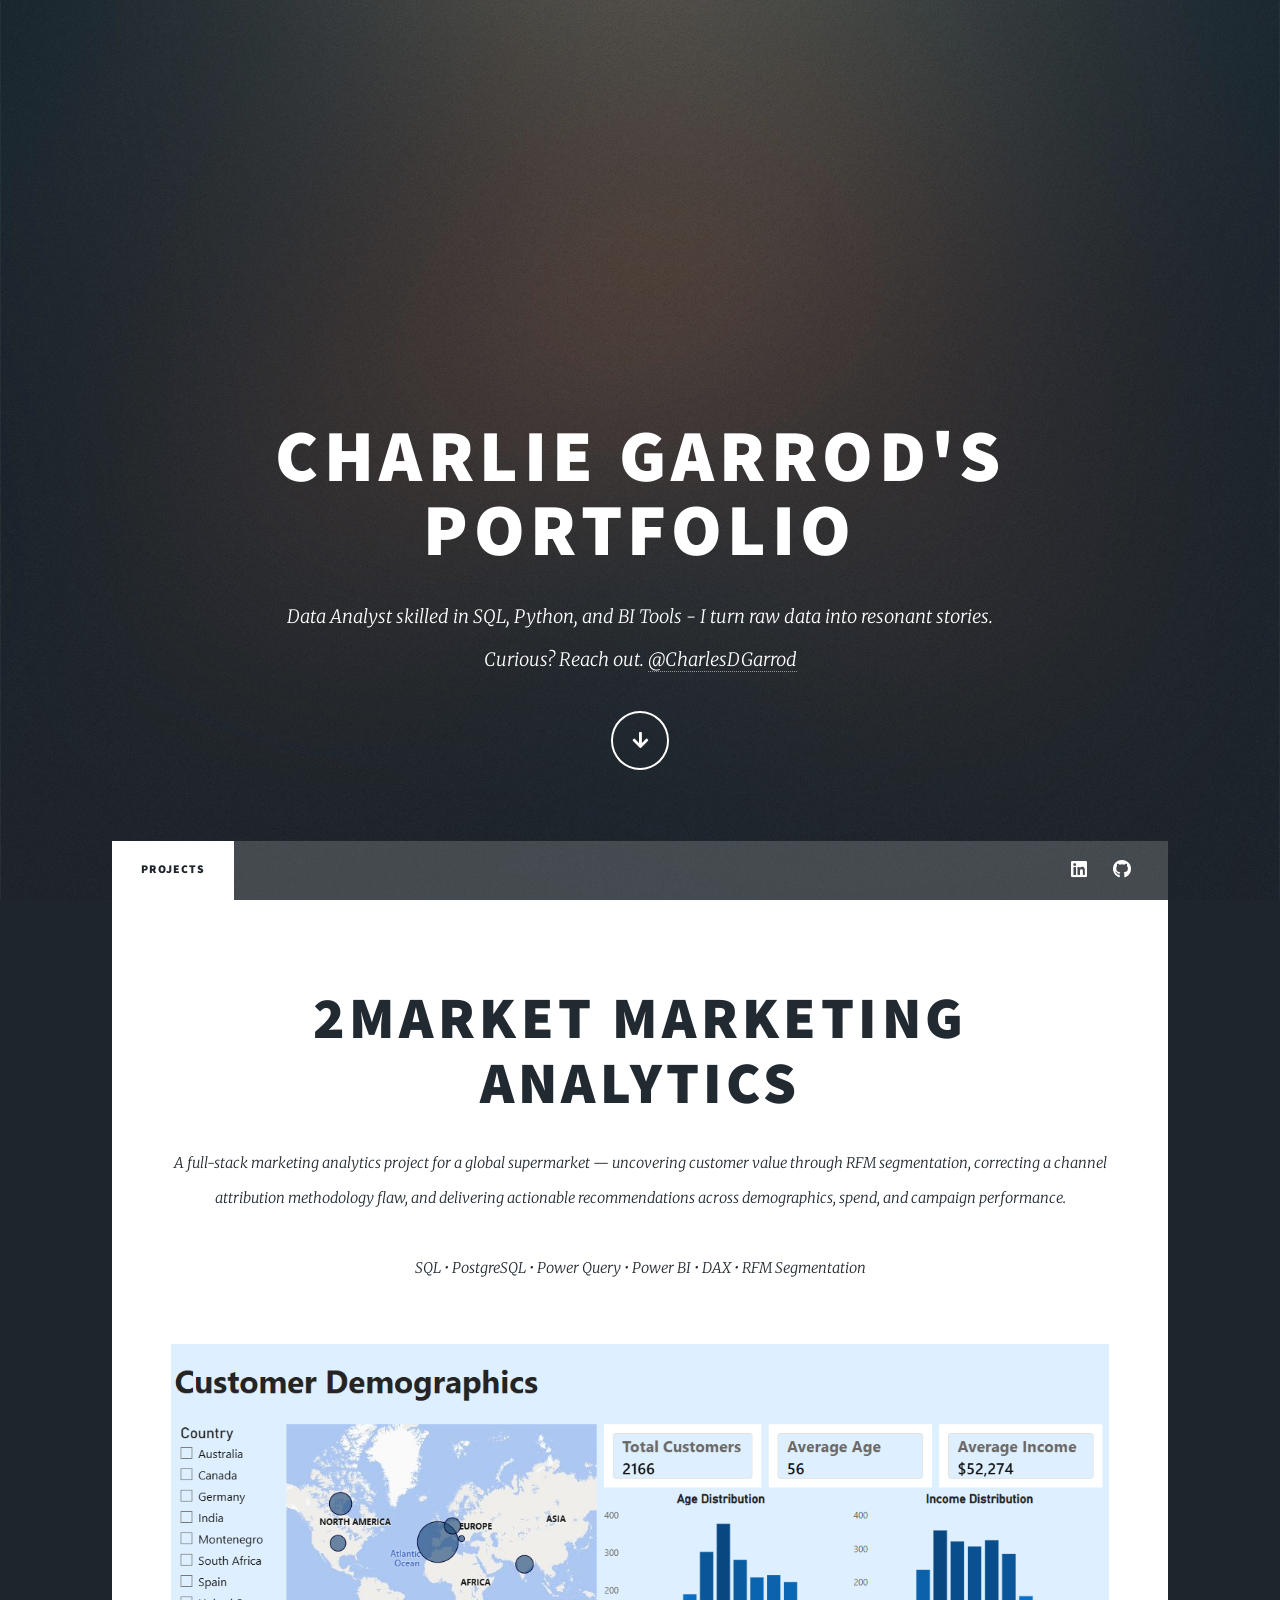
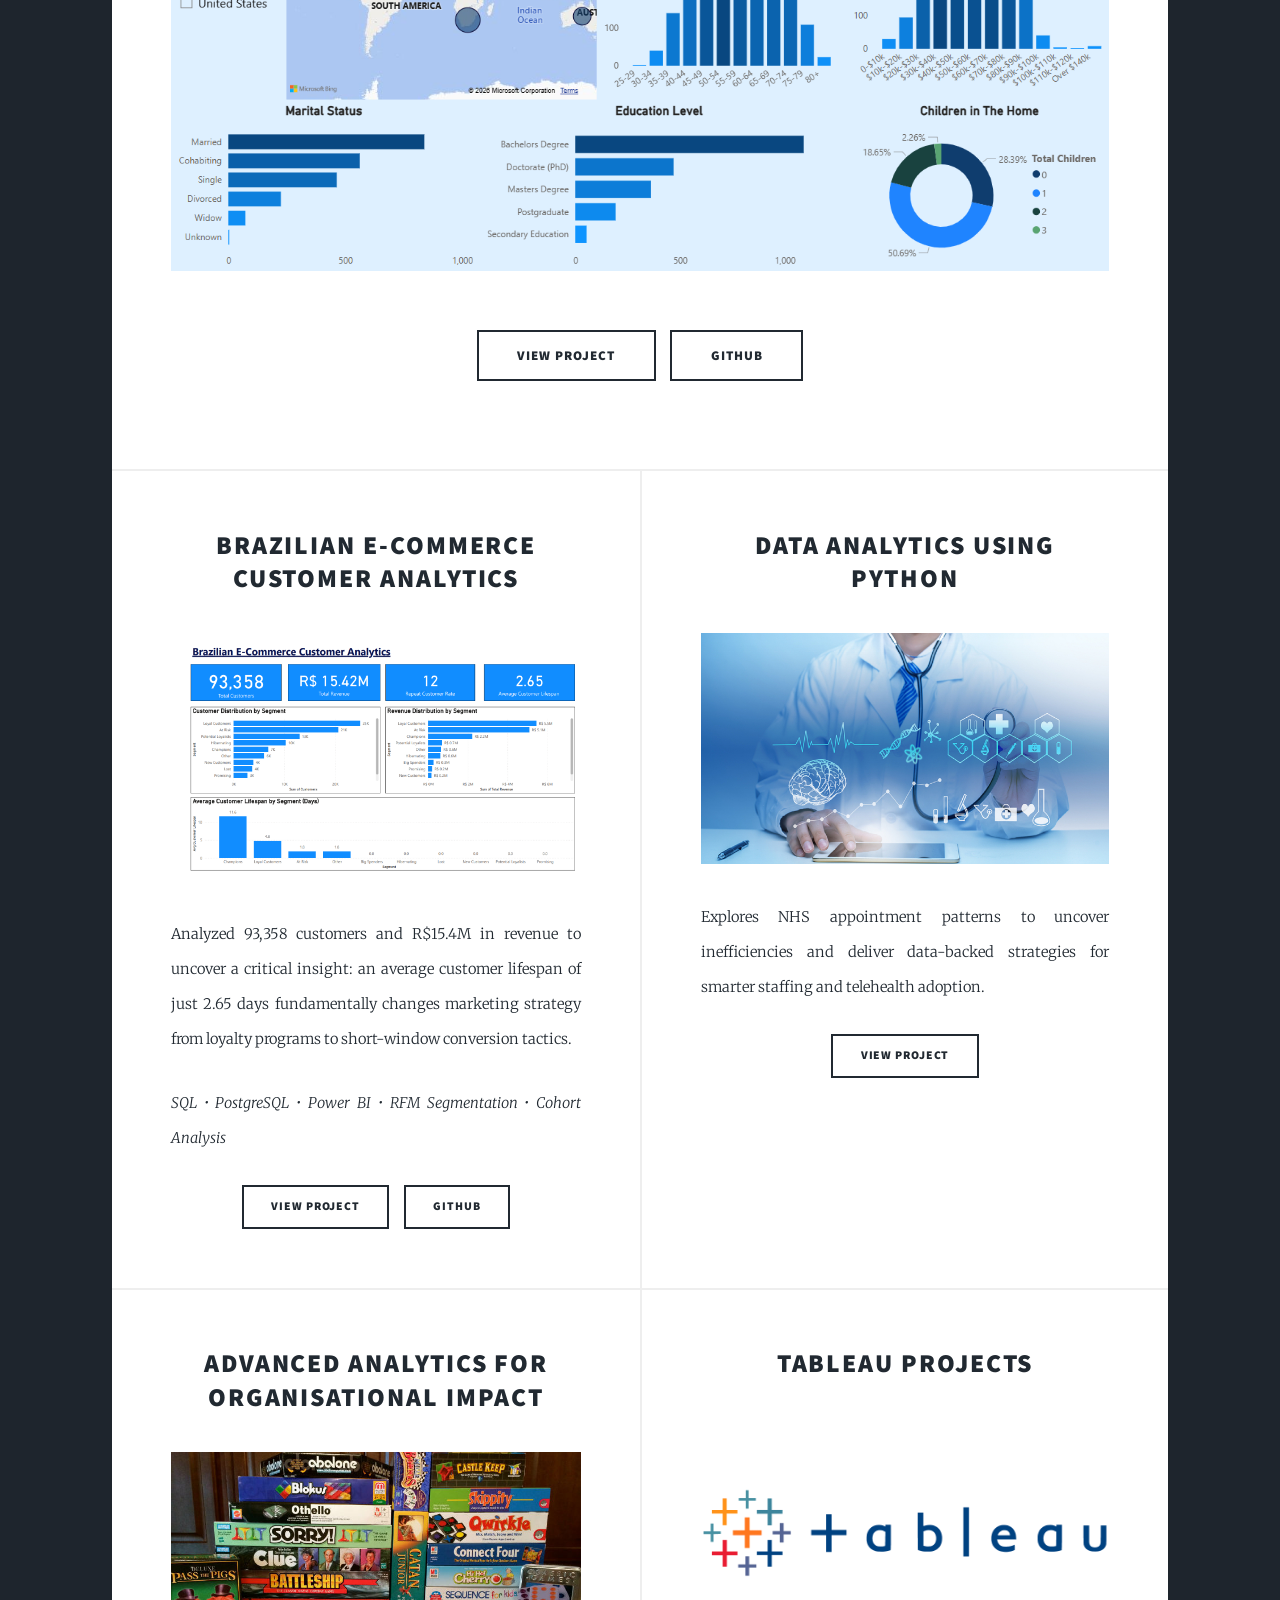
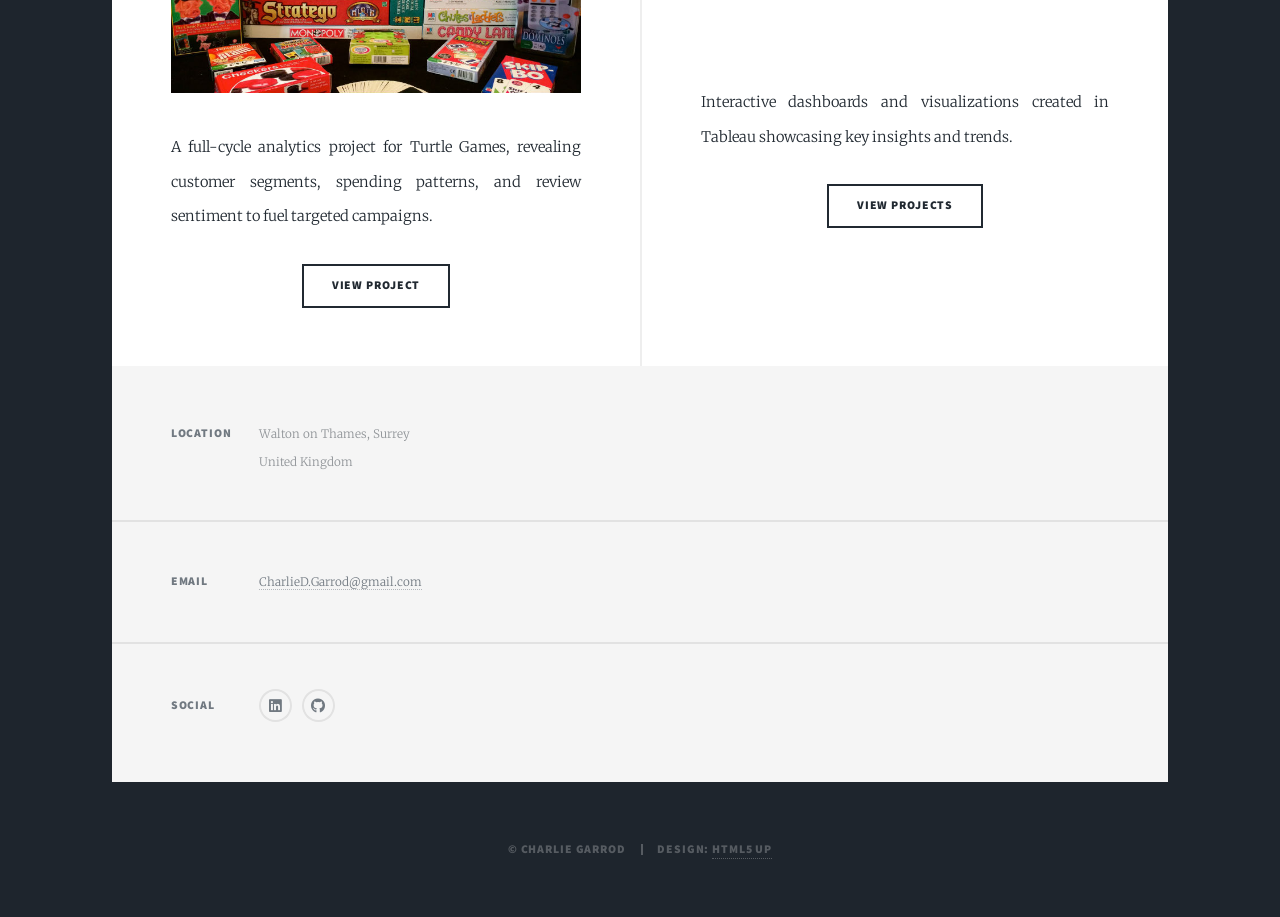
<file: index.html>
<!DOCTYPE HTML>
<html>
	<head>
		<title>Charlie Garrod - Projects</title>
		<meta charset="utf-8" />
		<meta name="viewport" content="width=device-width, initial-scale=1, user-scalable=no" />
		<link rel="stylesheet" href="assets/css/main.css" />
		<noscript><link rel="stylesheet" href="assets/css/noscript.css" /></noscript>
	</head>
	<body class="is-preload">

		<!-- Wrapper -->
		<div id="wrapper" class="fade-in">

			<!-- Intro -->
			<div id="intro">
				<h1>Charlie Garrod's Portfolio</h1>
				<p>Data Analyst skilled in SQL, Python, and BI Tools - I turn raw data into resonant stories.<br />
				Curious? Reach out. <a href="https://www.linkedin.com/in/Charlesdgarrod">@CharlesDGarrod</a></p>
				<ul class="actions">
					<li><a href="#header" class="button icon solid solo fa-arrow-down scrolly">Continue</a></li>
				</ul>
			</div>

			<!-- Header -->
			<header id="header">
				<a href="index.html" class="logo">Charlie Garrod</a>
			</header>

			<!-- Nav -->
			<nav id="nav">
				<ul class="links">
					<li class="active"><a href="index.html">Projects</a></li>
				</ul>
				<ul class="icons">
					<li><a href="https://www.linkedin.com/in/Charlesdgarrod" target="_blank" rel="noopener" class="icon brands fa-linkedin"><span class="label">LinkedIn</span></a></li>
					<li><a href="https://github.com/charliedgarrod" target="_blank" rel="noopener" class="icon brands fa-github"><span class="label">GitHub</span></a></li>
				</ul>
			</nav>

			<!-- Main -->
			<div id="main">

				<!-- Featured Post -->
				<article class="post featured">
					<header class="major">
						<h2><a href="project-2market.html">2Market Marketing Analytics</a></h2>
						<p>A full-stack marketing analytics project for a global supermarket — uncovering customer value through RFM segmentation, correcting a channel attribution methodology flaw, and delivering actionable recommendations across demographics, spend, and campaign performance.<br /><br />
						<em>SQL • PostgreSQL • Power Query • Power BI • DAX • RFM Segmentation</em></p>
					</header>
					<a href="project-2market.html" class="image main"><img src="images/2market_demographics.png" alt="2Market Dashboard" /></a>
					<ul class="actions special">
						<li><a href="project-2market.html" class="button large">View Project</a></li>
						<li><a href="https://github.com/charliedgarrod/2market-marketing-analytics" target="_blank" rel="noopener" class="button large">GitHub</a></li>
					</ul>
				</article>

				<!-- Posts -->
				<section class="posts">

					<!-- Brazilian E-Commerce -->
					<article>
						<header>
							<h2><a href="project-ecommerce.html">Brazilian E-Commerce Customer Analytics</a></h2>
						</header>
						<a href="project-ecommerce.html" class="image fit"><img src="images/page1_overview.png" alt="E-Commerce Dashboard" /></a>
						<p>Analyzed 93,358 customers and R$15.4M in revenue to uncover a critical insight: an average customer lifespan of just 2.65 days fundamentally changes marketing strategy from loyalty programs to short-window conversion tactics.</p>
						<p><em>SQL • PostgreSQL • Power BI • RFM Segmentation • Cohort Analysis</em></p>
						<ul class="actions special">
							<li><a href="project-ecommerce.html" class="button">View Project</a></li>
							<li><a href="https://github.com/charliedgarrod/ecommerce-customer-analytics" target="_blank" rel="noopener" class="button">GitHub</a></li>
						</ul>
					</article>

					<!-- Python -->
					<article>
						<header>
							<h2><a href="https://github.com/charliedgarrod/LSE-Career-Accelerator/tree/main/Course%202%3A%20Data%20Analytics%20Using%20Python" target="_blank" rel="noopener">Data Analytics Using Python</a></h2>
						</header>
						<a href="https://github.com/charliedgarrod/LSE-Career-Accelerator/tree/main/Course%202%3A%20Data%20Analytics%20Using%20Python" target="_blank" rel="noopener" class="image fit"><img src="images/healthcare.jpg" alt="" /></a>
						<p>Explores NHS appointment patterns to uncover inefficiencies and deliver data-backed strategies for smarter staffing and telehealth adoption.</p>
						<ul class="actions special">
							<li><a href="https://github.com/charliedgarrod/LSE-Career-Accelerator/tree/main/Course%202%3A%20Data%20Analytics%20Using%20Python" target="_blank" rel="noopener" class="button">View Project</a></li>
						</ul>
					</article>

					<!-- Advanced Analytics -->
					<article>
						<header>
							<h2><a href="https://github.com/charliedgarrod/LSE-Career-Accelerator/tree/main/Course%203%3A%20Advanced%20Analytics%20for%20Organisational%20Impact" target="_blank" rel="noopener">Advanced Analytics for Organisational Impact</a></h2>
						</header>
						<a href="https://github.com/charliedgarrod/LSE-Career-Accelerator/tree/main/Course%203%3A%20Advanced%20Analytics%20for%20Organisational%20Impact" target="_blank" rel="noopener" class="image fit"><img src="images/games.jpg" alt="" /></a>
						<p>A full-cycle analytics project for Turtle Games, revealing customer segments, spending patterns, and review sentiment to fuel targeted campaigns.</p>
						<ul class="actions special">
							<li><a href="https://github.com/charliedgarrod/LSE-Career-Accelerator/tree/main/Course%203%3A%20Advanced%20Analytics%20for%20Organisational%20Impact" target="_blank" rel="noopener" class="button">View Project</a></li>
						</ul>
					</article>

					<!-- Tableau -->
					<article>
						<header>
							<h2><a href="https://public.tableau.com/app/profile/charles.garrod/vizzes" target="_blank" rel="noopener">Tableau Projects</a></h2>
						</header>
						<a href="https://public.tableau.com/app/profile/charles.garrod/vizzes" target="_blank" rel="noopener" class="image fit"><img src="images/Tableau-Logo.jpg" alt="" /></a>
						<p>Interactive dashboards and visualizations created in Tableau showcasing key insights and trends.</p>
						<ul class="actions special">
							<li><a href="https://public.tableau.com/app/profile/charles.garrod/vizzes" target="_blank" rel="noopener" class="button">View Projects</a></li>
						</ul>
					</article>

				</section>

			</div>

			<!-- Footer -->
			<footer id="footer">
				<section class="split contact">
					<section class="alt">
						<h3>Location</h3>
						<p>Walton on Thames, Surrey<br />
						United Kingdom</p>
					</section>
					<section>
						<h3>Email</h3>
						<p><a href="mailto:CharlieD.Garrod@gmail.com">CharlieD.Garrod@gmail.com</a></p>
					</section>
					<section>
						<h3>Social</h3>
						<ul class="icons alt">
							<li><a href="https://www.linkedin.com/in/Charlesdgarrod" target="_blank" rel="noopener" class="icon brands fa-linkedin"><span class="label">LinkedIn</span></a></li>
							<li><a href="https://github.com/charliedgarrod" target="_blank" rel="noopener" class="icon brands fa-github"><span class="label">GitHub</span></a></li>
						</ul>
					</section>
				</section>
			</footer>

			<!-- Copyright -->
			<div id="copyright">
				<ul><li>&copy; Charlie Garrod</li><li>Design: <a href="https://html5up.net">HTML5 UP</a></li></ul>
			</div>

		</div>

		<!-- Scripts -->
		<script src="assets/js/jquery.min.js"></script>
		<script src="assets/js/jquery.scrollex.min.js"></script>
		<script src="assets/js/jquery.scrolly.min.js"></script>
		<script src="assets/js/browser.min.js"></script>
		<script src="assets/js/breakpoints.min.js"></script>
		<script src="assets/js/util.js"></script>
		<script src="assets/js/main.js"></script>

	</body>
</html>
</file>
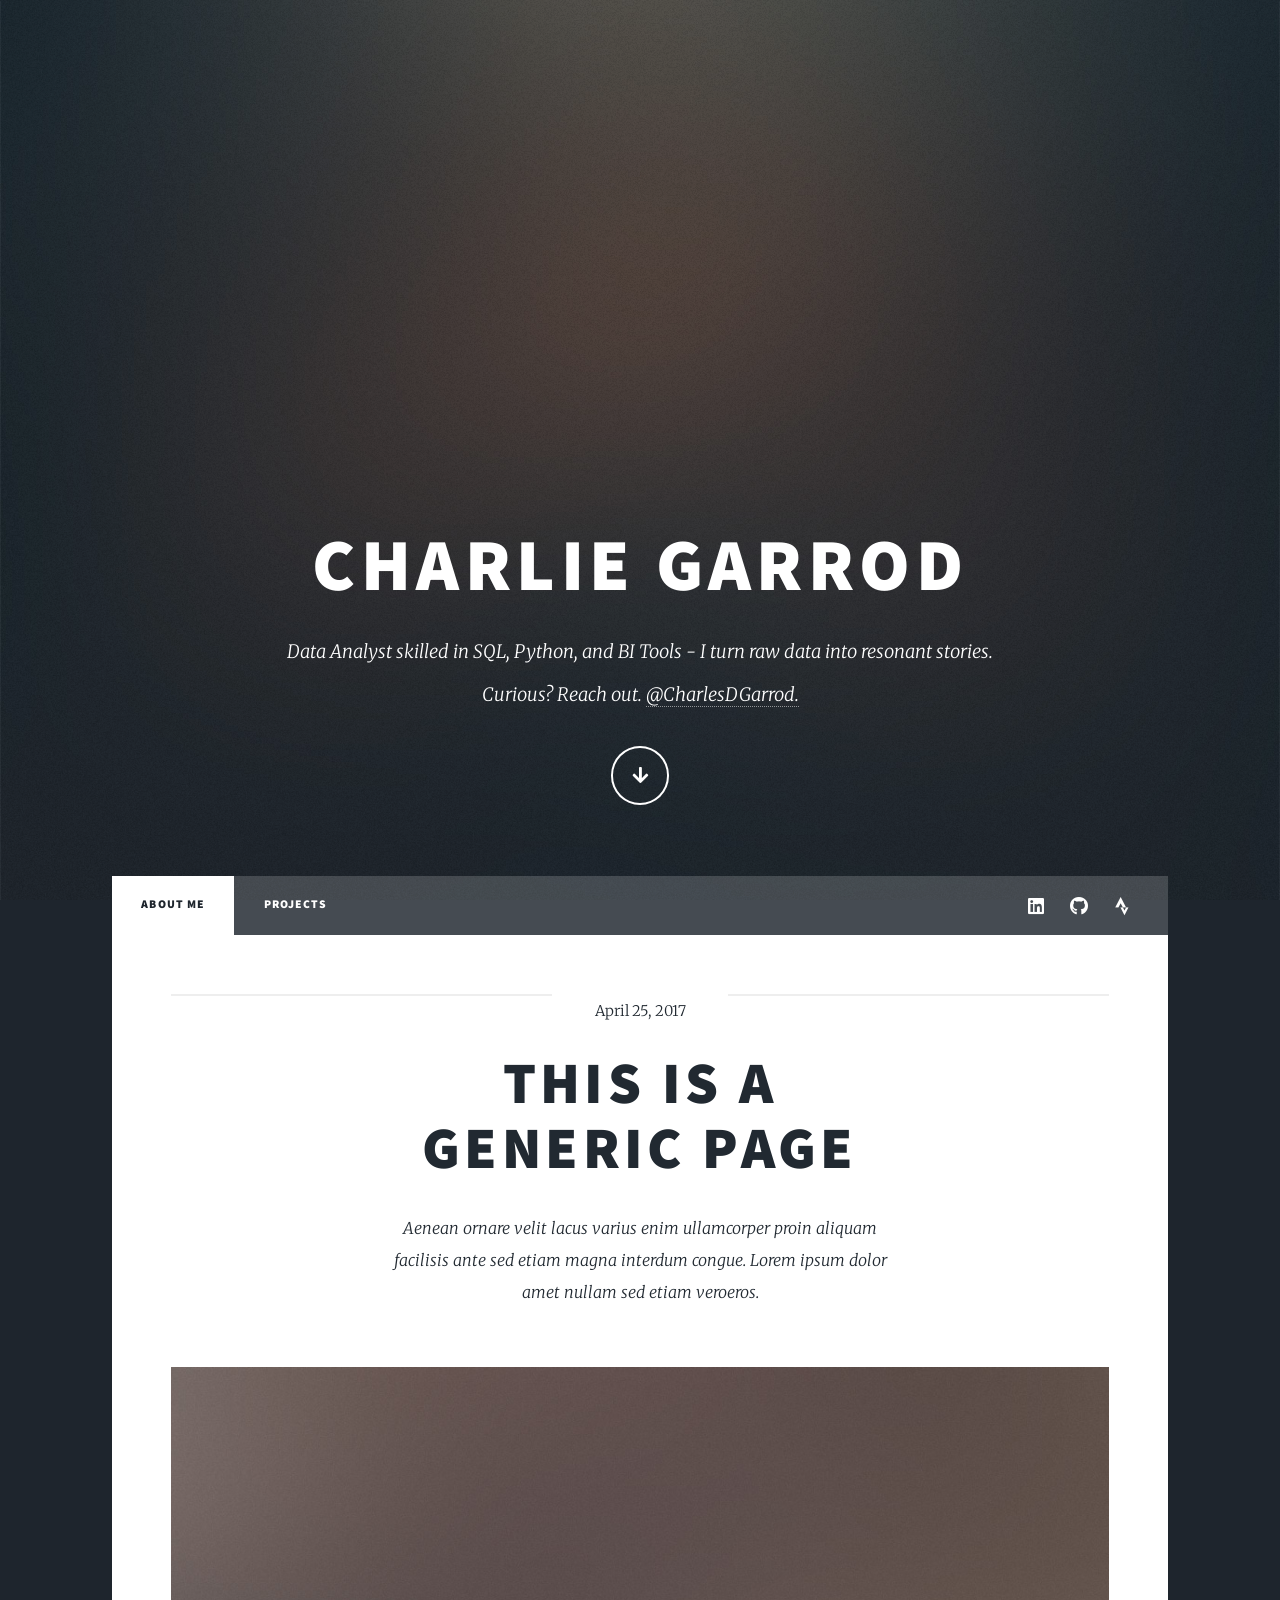
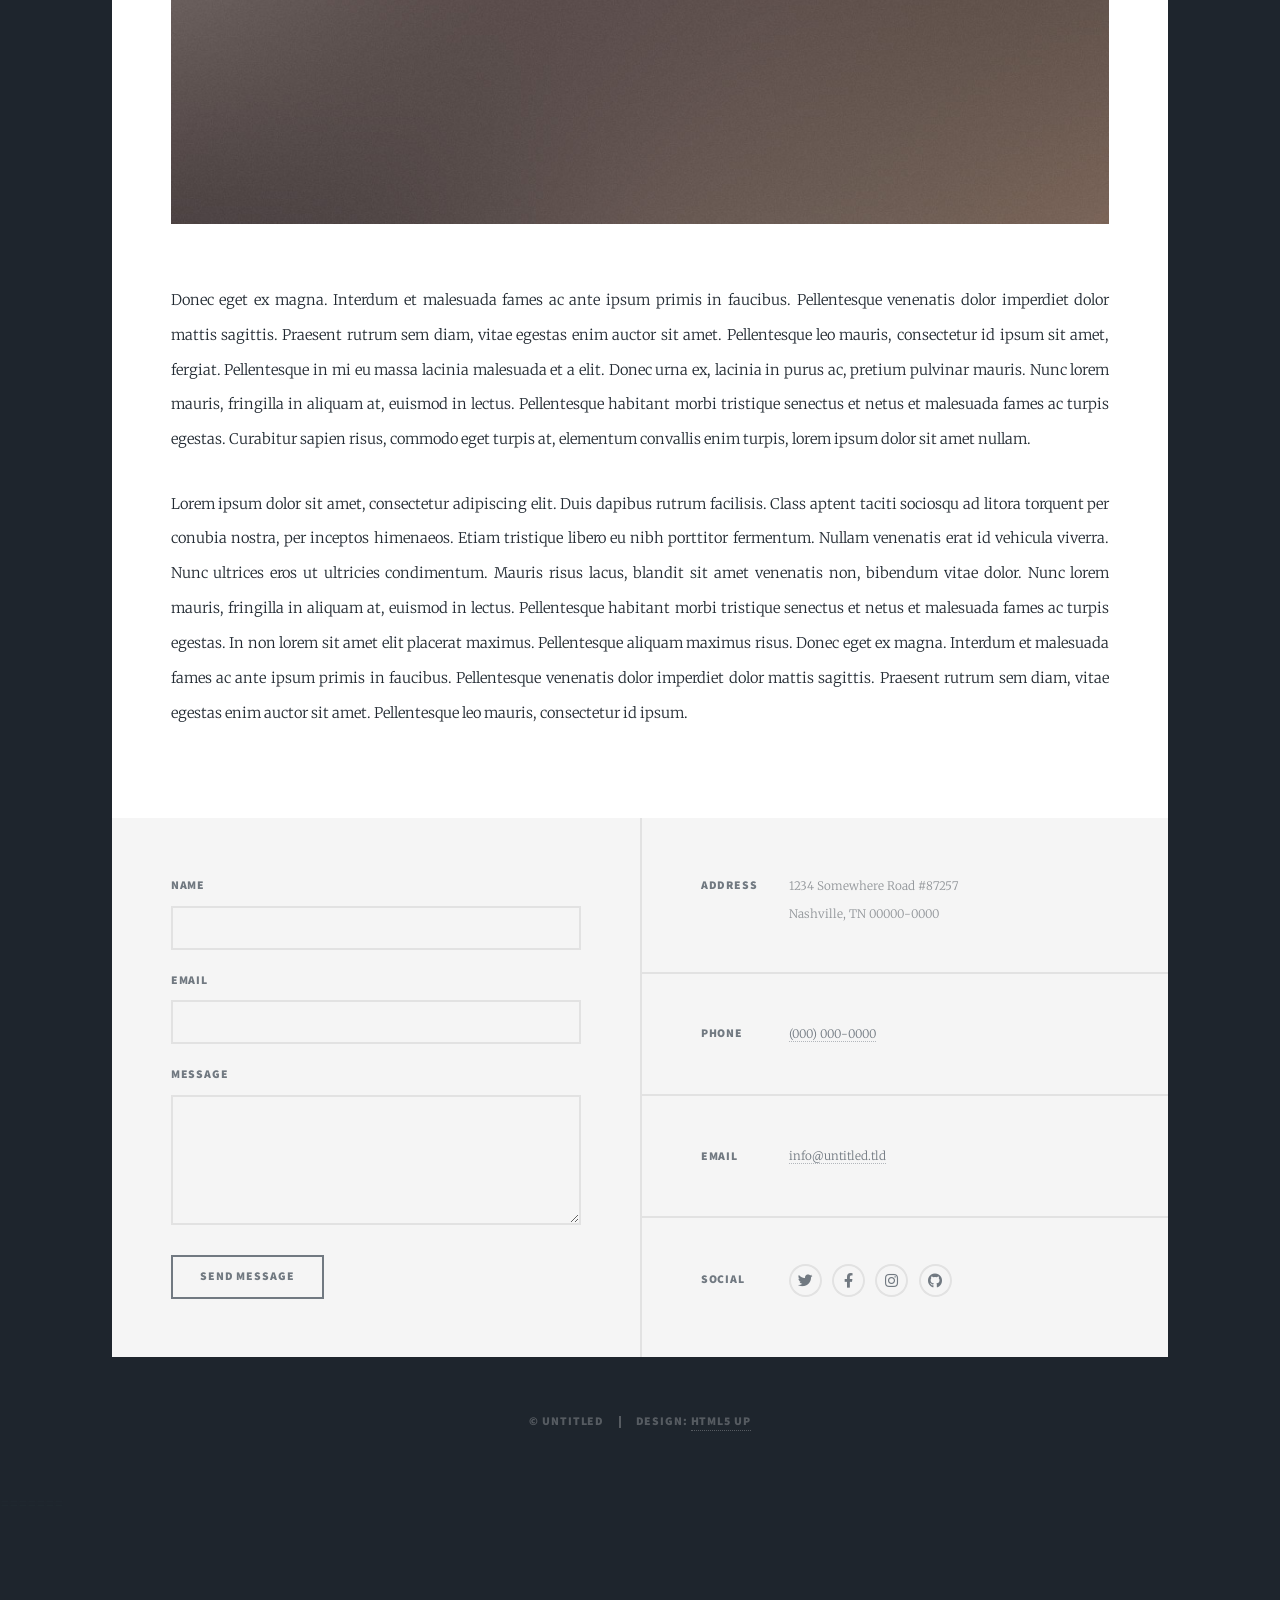
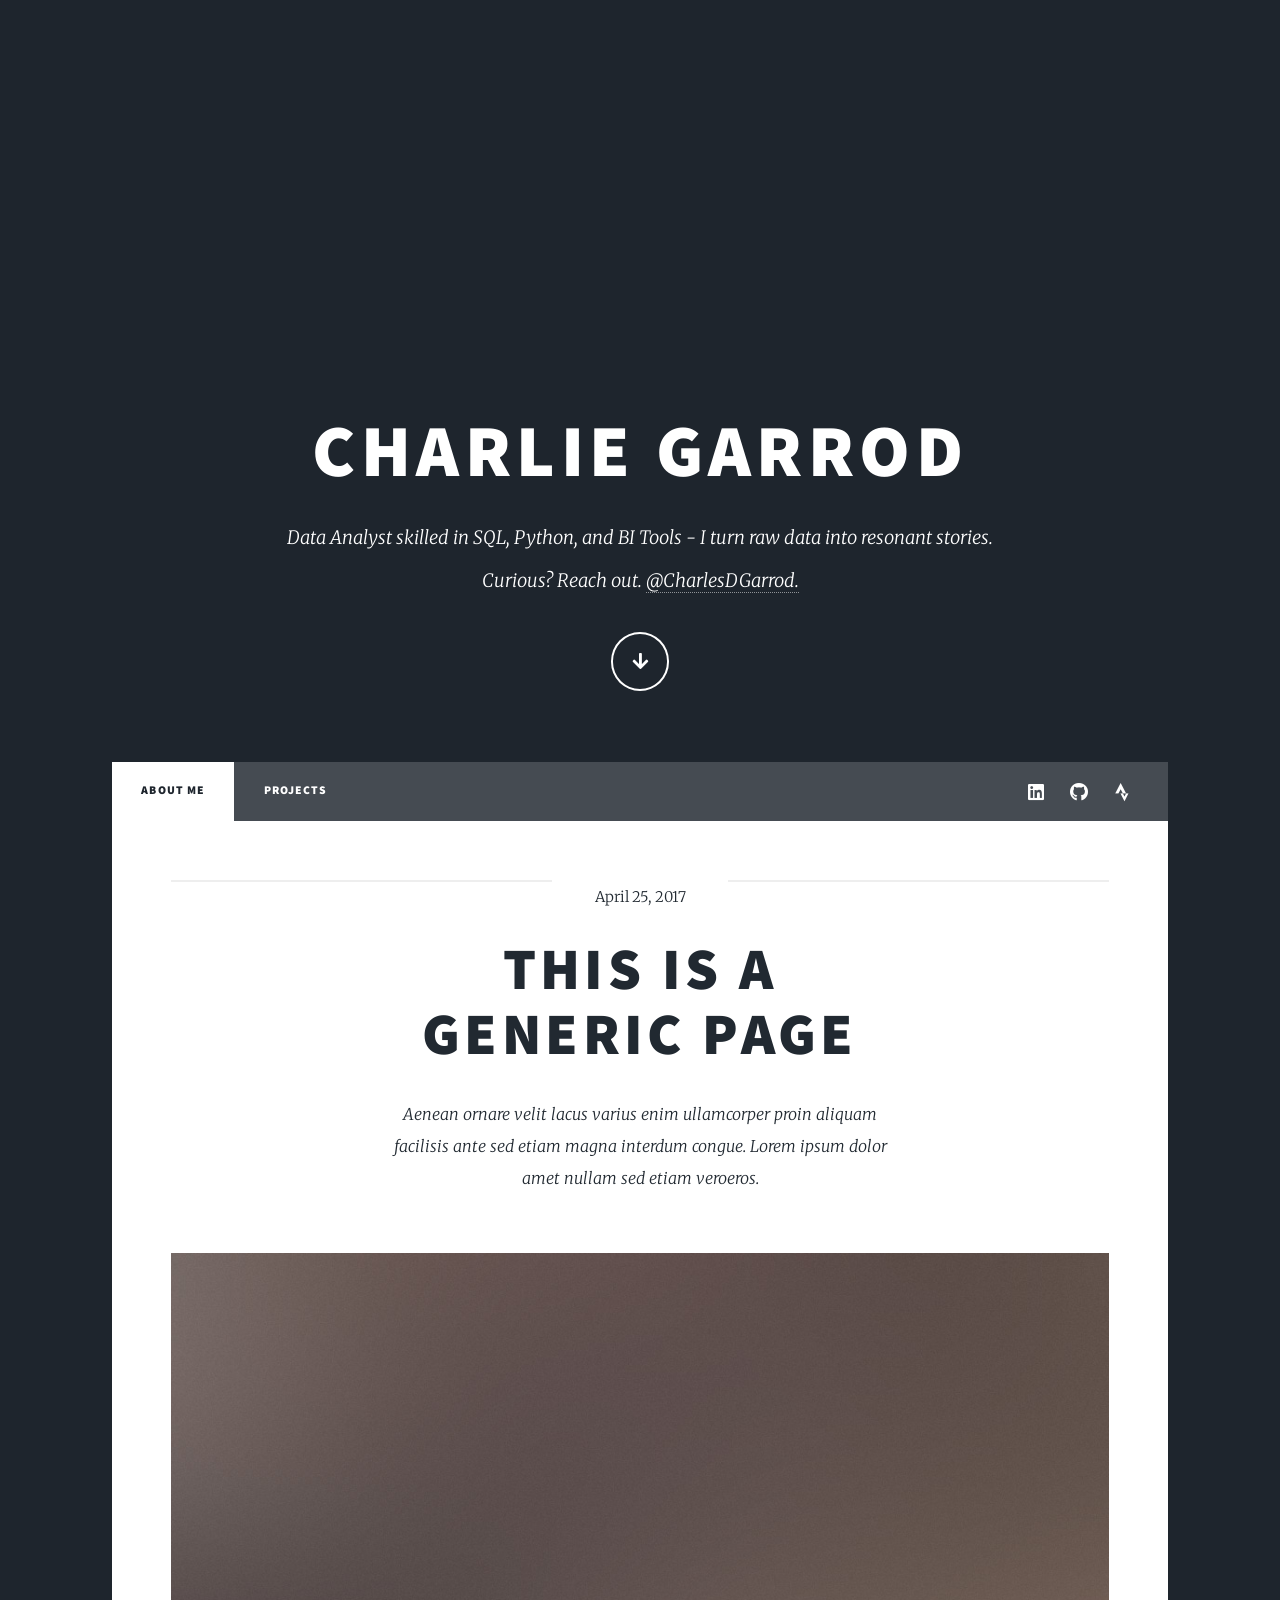
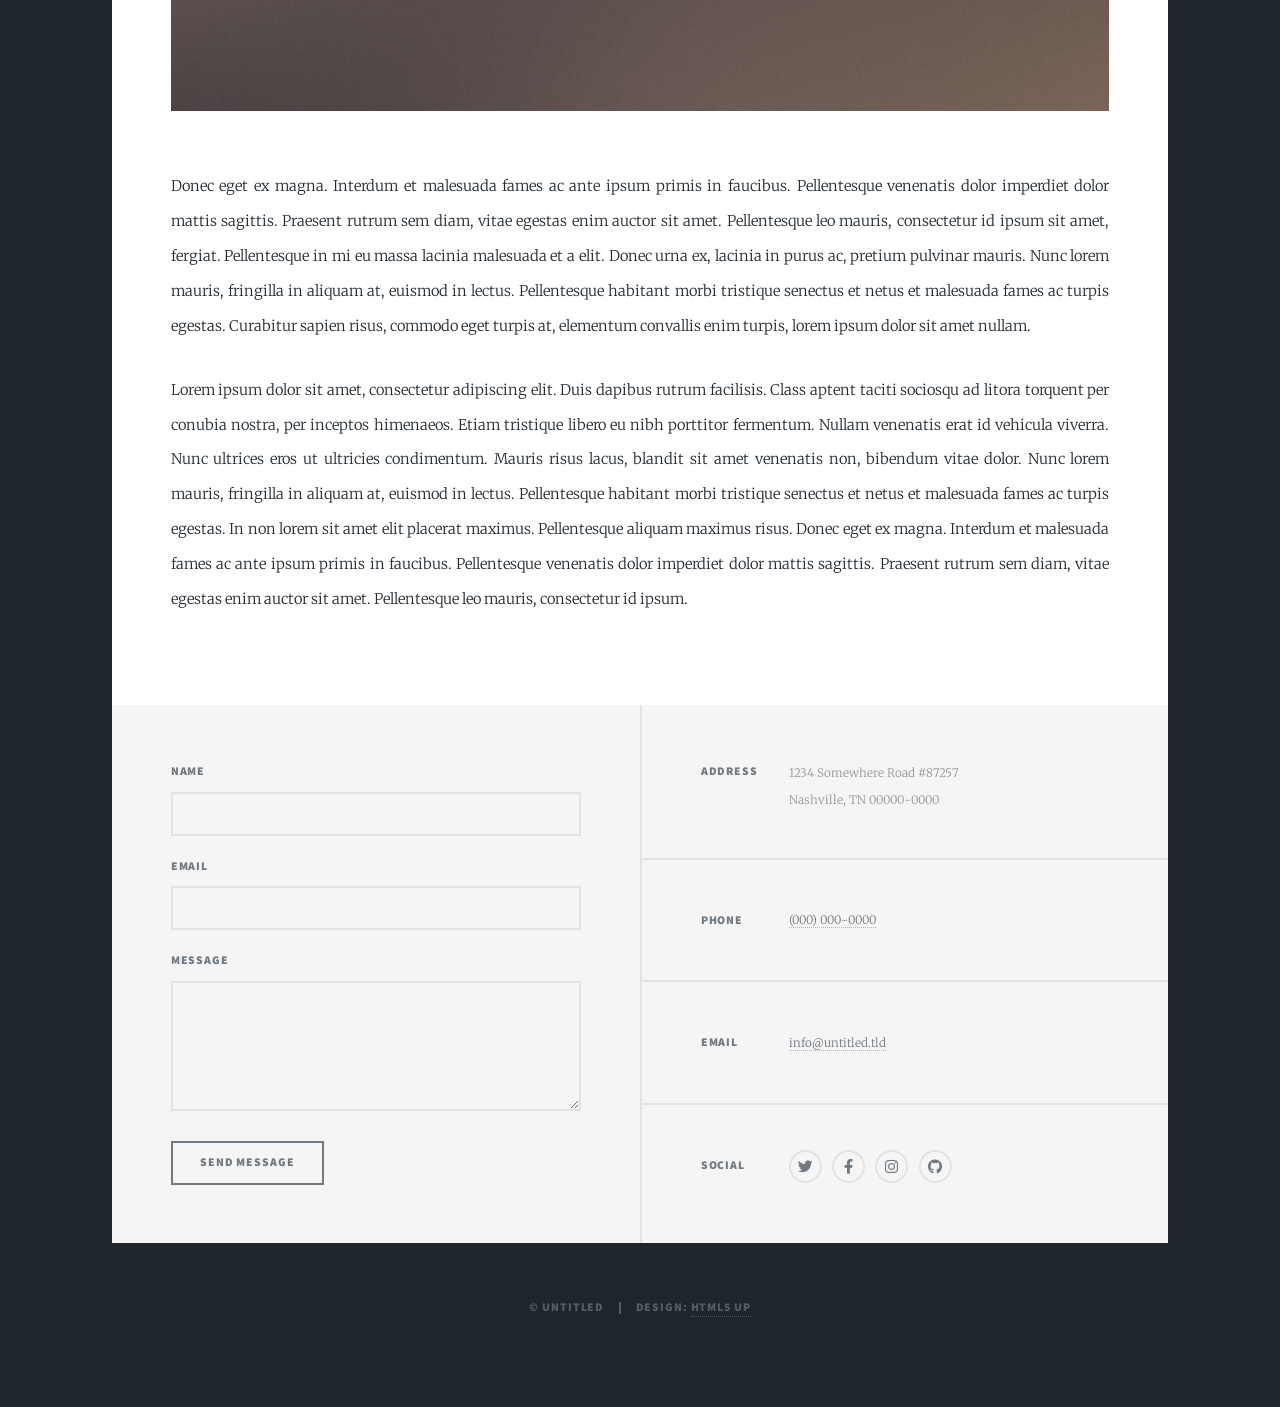
<file: aboutme.html>
<<<<<<< HEAD
<!DOCTYPE HTML>

<html>
	<head>
		<title>Charlie Garrod - About Me</title>
		<meta charset="utf-8" />
		<meta name="viewport" content="width=device-width, initial-scale=1, user-scalable=no" />
		<link rel="stylesheet" href="assets/css/main.css" />
		<noscript><link rel="stylesheet" href="assets/css/noscript.css" /></noscript>
	</head>
	<body class="is-preload">

		<!-- Wrapper -->
			<div id="wrapper" class="fade-in">

				<!-- Intro -->
					<div id="intro">
						<h1>Charlie Garrod<br />
						</h1>
						<p>Data Analyst skilled in SQL, Python, and BI Tools - I turn raw data into resonant stories.<br /> Curious? Reach out. <a href="https://www.linkedin.com/in/Charlesdgarrod">@CharlesDGarrod.</a> </p>
						<ul class="actions">
							<li><a href="#header" class="button icon solid solo fa-arrow-down scrolly">Continue</a></li>
						</ul>
					</div>

				<!-- Header -->
					<header id="header">
						<a href="aboutme.html" class="logo">Charlie Garrod</a>
					</header>

				<!-- Nav -->
					<nav id="nav">
						<ul class="links">
							<li class="active"><a href="aboutme.html">About Me</a></li>
							<li><a href="index.html">Projects</a></li>
							<!-- <li><a href="blogs.html">Blog</a></li> -->
						</ul>
						<ul class="icons">
							<li><a href="https://www.linkedin.com/in/Charlesdgarrod" class="icon brands fa-linkedin"><span class="label">LinkedIn</span></a></li>
							<li><a href="https://github.com/charliedgarrod" class="icon brands fa-github"><span class="label">GitHub</span></a></li>
							<li><a href="https://www.strava.com/athletes/59088966" class="icon brands fa-strava"><span class="label">Strava</span></a></li>
						</ul>
					</nav>

				<!-- Main -->
					<div id="main">

						<!-- Post -->
							<section class="post">
								<header class="major">
									<span class="date">April 25, 2017</span>
									<h1>This is a<br />
									Generic Page</h1>
									<p>Aenean ornare velit lacus varius enim ullamcorper proin aliquam<br />
									facilisis ante sed etiam magna interdum congue. Lorem ipsum dolor<br />
									amet nullam sed etiam veroeros.</p>
								</header>
								<div class="image main"><img src="images/pic01.jpg" alt="" /></div>
								<p>Donec eget ex magna. Interdum et malesuada fames ac ante ipsum primis in faucibus. Pellentesque venenatis dolor imperdiet dolor mattis sagittis. Praesent rutrum sem diam, vitae egestas enim auctor sit amet. Pellentesque leo mauris, consectetur id ipsum sit amet, fergiat. Pellentesque in mi eu massa lacinia malesuada et a elit. Donec urna ex, lacinia in purus ac, pretium pulvinar mauris. Nunc lorem mauris, fringilla in aliquam at, euismod in lectus. Pellentesque habitant morbi tristique senectus et netus et malesuada fames ac turpis egestas. Curabitur sapien risus, commodo eget turpis at, elementum convallis enim turpis, lorem ipsum dolor sit amet nullam.</p>
								<p>Lorem ipsum dolor sit amet, consectetur adipiscing elit. Duis dapibus rutrum facilisis. Class aptent taciti sociosqu ad litora torquent per conubia nostra, per inceptos himenaeos. Etiam tristique libero eu nibh porttitor fermentum. Nullam venenatis erat id vehicula viverra. Nunc ultrices eros ut ultricies condimentum. Mauris risus lacus, blandit sit amet venenatis non, bibendum vitae dolor. Nunc lorem mauris, fringilla in aliquam at, euismod in lectus. Pellentesque habitant morbi tristique senectus et netus et malesuada fames ac turpis egestas. In non lorem sit amet elit placerat maximus. Pellentesque aliquam maximus risus. Donec eget ex magna. Interdum et malesuada fames ac ante ipsum primis in faucibus. Pellentesque venenatis dolor imperdiet dolor mattis sagittis. Praesent rutrum sem diam, vitae egestas enim auctor sit amet. Pellentesque leo mauris, consectetur id ipsum.</p>
							</section>

					</div>

				<!-- Footer -->
					<footer id="footer">
						<section>
							<form method="post" action="#">
								<div class="fields">
									<div class="field">
										<label for="name">Name</label>
										<input type="text" name="name" id="name" />
									</div>
									<div class="field">
										<label for="email">Email</label>
										<input type="text" name="email" id="email" />
									</div>
									<div class="field">
										<label for="message">Message</label>
										<textarea name="message" id="message" rows="3"></textarea>
									</div>
								</div>
								<ul class="actions">
									<li><input type="submit" value="Send Message" /></li>
								</ul>
							</form>
						</section>
						<section class="split contact">
							<section class="alt">
								<h3>Address</h3>
								<p>1234 Somewhere Road #87257<br />
								Nashville, TN 00000-0000</p>
							</section>
							<section>
								<h3>Phone</h3>
								<p><a href="#">(000) 000-0000</a></p>
							</section>
							<section>
								<h3>Email</h3>
								<p><a href="#">info@untitled.tld</a></p>
							</section>
							<section>
								<h3>Social</h3>
								<ul class="icons alt">
									<li><a href="#" class="icon brands alt fa-twitter"><span class="label">Twitter</span></a></li>
									<li><a href="#" class="icon brands alt fa-facebook-f"><span class="label">Facebook</span></a></li>
									<li><a href="#" class="icon brands alt fa-instagram"><span class="label">Instagram</span></a></li>
									<li><a href="#" class="icon brands alt fa-github"><span class="label">GitHub</span></a></li>
								</ul>
							</section>
						</section>
					</footer>

				<!-- Copyright -->
					<div id="copyright">
						<ul><li>&copy; Untitled</li><li>Design: <a href="https://html5up.net">HTML5 UP</a></li></ul>
					</div>

			</div>

		<!-- Scripts -->
			<script src="assets/js/jquery.min.js"></script>
			<script src="assets/js/jquery.scrollex.min.js"></script>
			<script src="assets/js/jquery.scrolly.min.js"></script>
			<script src="assets/js/browser.min.js"></script>
			<script src="assets/js/breakpoints.min.js"></script>
			<script src="assets/js/util.js"></script>
			<script src="assets/js/main.js"></script>

	</body>
=======
<!DOCTYPE HTML>

<html>
	<head>
		<title>Charlie Garrod - About Me</title>
		<meta charset="utf-8" />
		<meta name="viewport" content="width=device-width, initial-scale=1, user-scalable=no" />
		<link rel="stylesheet" href="assets/css/main.css" />
		<noscript><link rel="stylesheet" href="assets/css/noscript.css" /></noscript>
	</head>
	<body class="is-preload">

		<!-- Wrapper -->
			<div id="wrapper" class="fade-in">

				<!-- Intro -->
					<div id="intro">
						<h1>Charlie Garrod<br />
						</h1>
						<p>Data Analyst skilled in SQL, Python, and BI Tools - I turn raw data into resonant stories.<br /> Curious? Reach out. <a href="https://www.linkedin.com/in/Charlesdgarrod">@CharlesDGarrod.</a> </p>
						<ul class="actions">
							<li><a href="#header" class="button icon solid solo fa-arrow-down scrolly">Continue</a></li>
						</ul>
					</div>

				<!-- Header -->
					<header id="header">
						<a href="aboutme.html" class="logo">Charlie Garrod</a>
					</header>

				<!-- Nav -->
					<nav id="nav">
						<ul class="links">
							<li class="active"><a href="aboutme.html">About Me</a></li>
							<li><a href="index.html">Projects</a></li>
							<!-- <li><a href="blogs.html">Blog</a></li> -->
						</ul>
						<ul class="icons">
							<li><a href="https://www.linkedin.com/in/Charlesdgarrod" class="icon brands fa-linkedin"><span class="label">LinkedIn</span></a></li>
							<li><a href="https://github.com/charliedgarrod" class="icon brands fa-github"><span class="label">GitHub</span></a></li>
							<li><a href="https://www.strava.com/athletes/59088966" class="icon brands fa-strava"><span class="label">Strava</span></a></li>
						</ul>
					</nav>

				<!-- Main -->
					<div id="main">

						<!-- Post -->
							<section class="post">
								<header class="major">
									<span class="date">April 25, 2017</span>
									<h1>This is a<br />
									Generic Page</h1>
									<p>Aenean ornare velit lacus varius enim ullamcorper proin aliquam<br />
									facilisis ante sed etiam magna interdum congue. Lorem ipsum dolor<br />
									amet nullam sed etiam veroeros.</p>
								</header>
								<div class="image main"><img src="images/pic01.jpg" alt="" /></div>
								<p>Donec eget ex magna. Interdum et malesuada fames ac ante ipsum primis in faucibus. Pellentesque venenatis dolor imperdiet dolor mattis sagittis. Praesent rutrum sem diam, vitae egestas enim auctor sit amet. Pellentesque leo mauris, consectetur id ipsum sit amet, fergiat. Pellentesque in mi eu massa lacinia malesuada et a elit. Donec urna ex, lacinia in purus ac, pretium pulvinar mauris. Nunc lorem mauris, fringilla in aliquam at, euismod in lectus. Pellentesque habitant morbi tristique senectus et netus et malesuada fames ac turpis egestas. Curabitur sapien risus, commodo eget turpis at, elementum convallis enim turpis, lorem ipsum dolor sit amet nullam.</p>
								<p>Lorem ipsum dolor sit amet, consectetur adipiscing elit. Duis dapibus rutrum facilisis. Class aptent taciti sociosqu ad litora torquent per conubia nostra, per inceptos himenaeos. Etiam tristique libero eu nibh porttitor fermentum. Nullam venenatis erat id vehicula viverra. Nunc ultrices eros ut ultricies condimentum. Mauris risus lacus, blandit sit amet venenatis non, bibendum vitae dolor. Nunc lorem mauris, fringilla in aliquam at, euismod in lectus. Pellentesque habitant morbi tristique senectus et netus et malesuada fames ac turpis egestas. In non lorem sit amet elit placerat maximus. Pellentesque aliquam maximus risus. Donec eget ex magna. Interdum et malesuada fames ac ante ipsum primis in faucibus. Pellentesque venenatis dolor imperdiet dolor mattis sagittis. Praesent rutrum sem diam, vitae egestas enim auctor sit amet. Pellentesque leo mauris, consectetur id ipsum.</p>
							</section>

					</div>

				<!-- Footer -->
					<footer id="footer">
						<section>
							<form method="post" action="#">
								<div class="fields">
									<div class="field">
										<label for="name">Name</label>
										<input type="text" name="name" id="name" />
									</div>
									<div class="field">
										<label for="email">Email</label>
										<input type="text" name="email" id="email" />
									</div>
									<div class="field">
										<label for="message">Message</label>
										<textarea name="message" id="message" rows="3"></textarea>
									</div>
								</div>
								<ul class="actions">
									<li><input type="submit" value="Send Message" /></li>
								</ul>
							</form>
						</section>
						<section class="split contact">
							<section class="alt">
								<h3>Address</h3>
								<p>1234 Somewhere Road #87257<br />
								Nashville, TN 00000-0000</p>
							</section>
							<section>
								<h3>Phone</h3>
								<p><a href="#">(000) 000-0000</a></p>
							</section>
							<section>
								<h3>Email</h3>
								<p><a href="#">info@untitled.tld</a></p>
							</section>
							<section>
								<h3>Social</h3>
								<ul class="icons alt">
									<li><a href="#" class="icon brands alt fa-twitter"><span class="label">Twitter</span></a></li>
									<li><a href="#" class="icon brands alt fa-facebook-f"><span class="label">Facebook</span></a></li>
									<li><a href="#" class="icon brands alt fa-instagram"><span class="label">Instagram</span></a></li>
									<li><a href="#" class="icon brands alt fa-github"><span class="label">GitHub</span></a></li>
								</ul>
							</section>
						</section>
					</footer>

				<!-- Copyright -->
					<div id="copyright">
						<ul><li>&copy; Untitled</li><li>Design: <a href="https://html5up.net">HTML5 UP</a></li></ul>
					</div>

			</div>

		<!-- Scripts -->
			<script src="assets/js/jquery.min.js"></script>
			<script src="assets/js/jquery.scrollex.min.js"></script>
			<script src="assets/js/jquery.scrolly.min.js"></script>
			<script src="assets/js/browser.min.js"></script>
			<script src="assets/js/breakpoints.min.js"></script>
			<script src="assets/js/util.js"></script>
			<script src="assets/js/main.js"></script>

	</body>
>>>>>>> 21ab070a0aea225d60d4ac9493b402bc596b4848
</html>
</file>
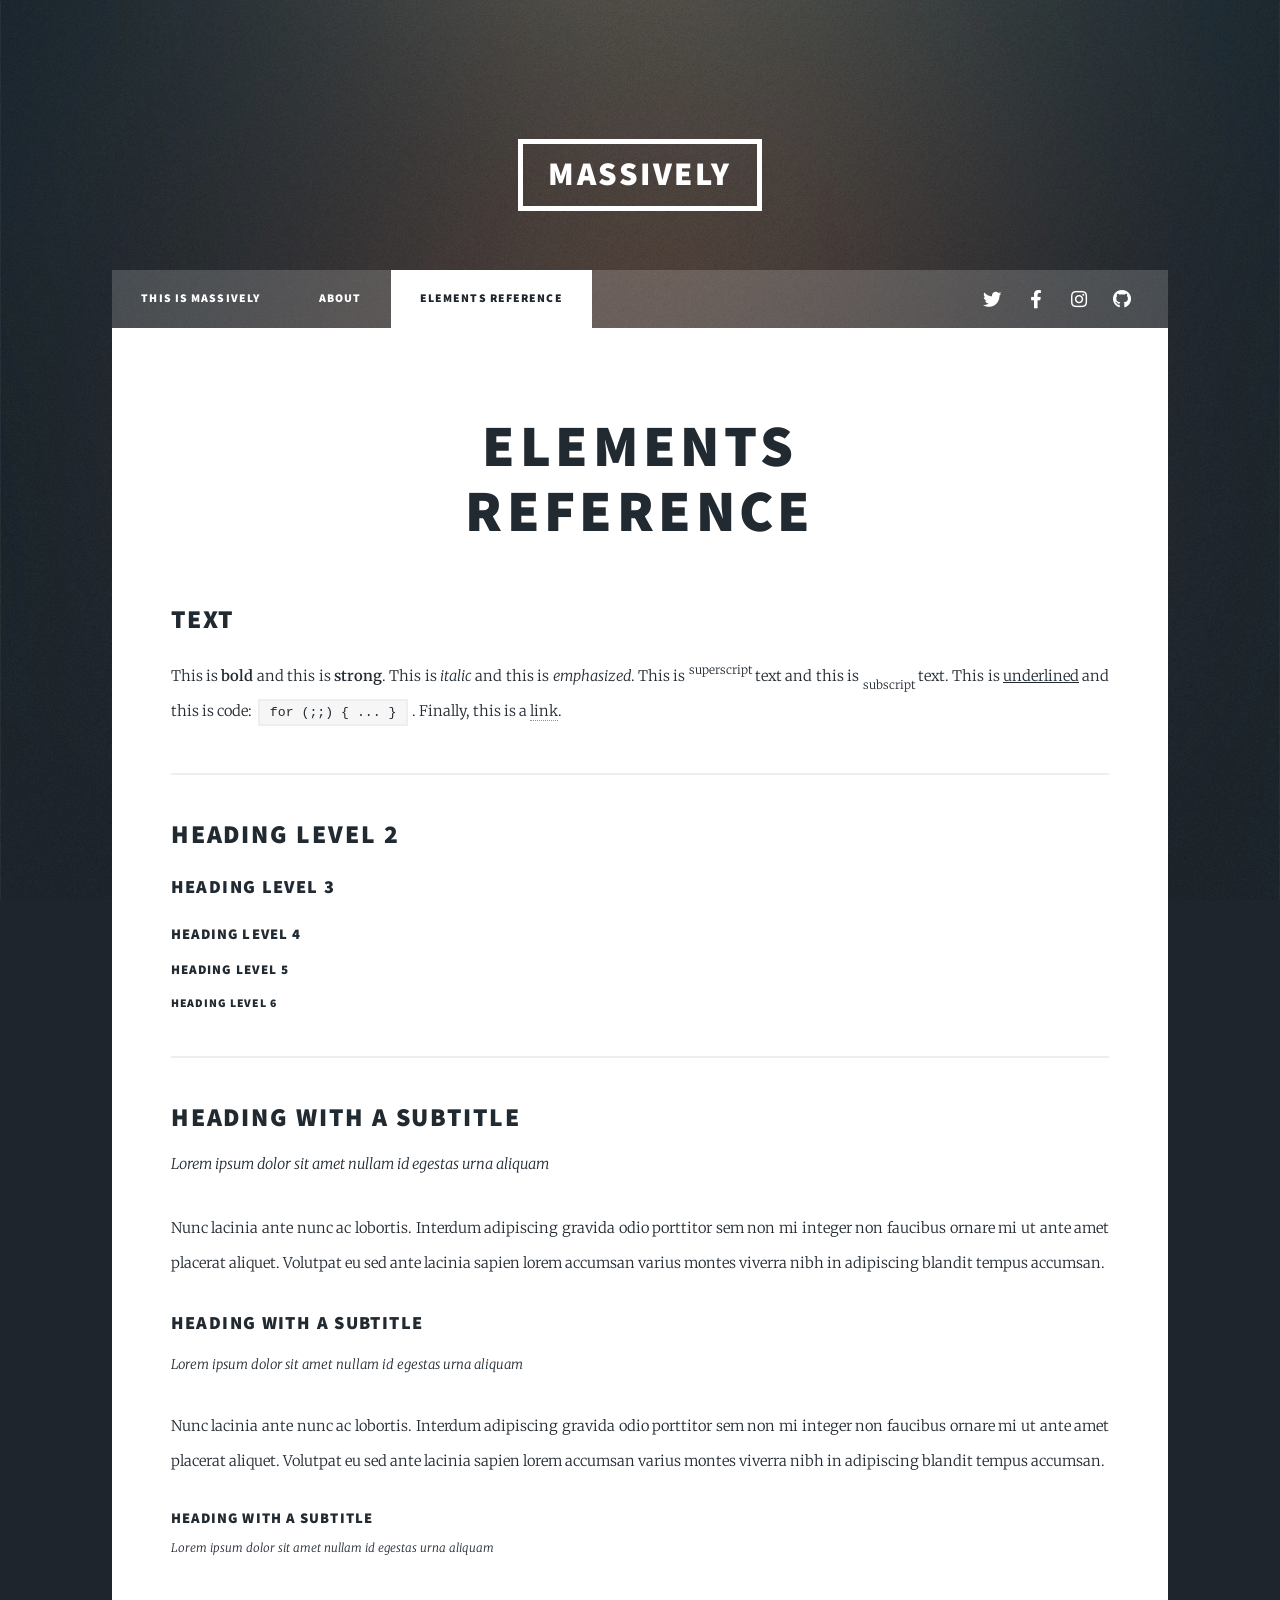
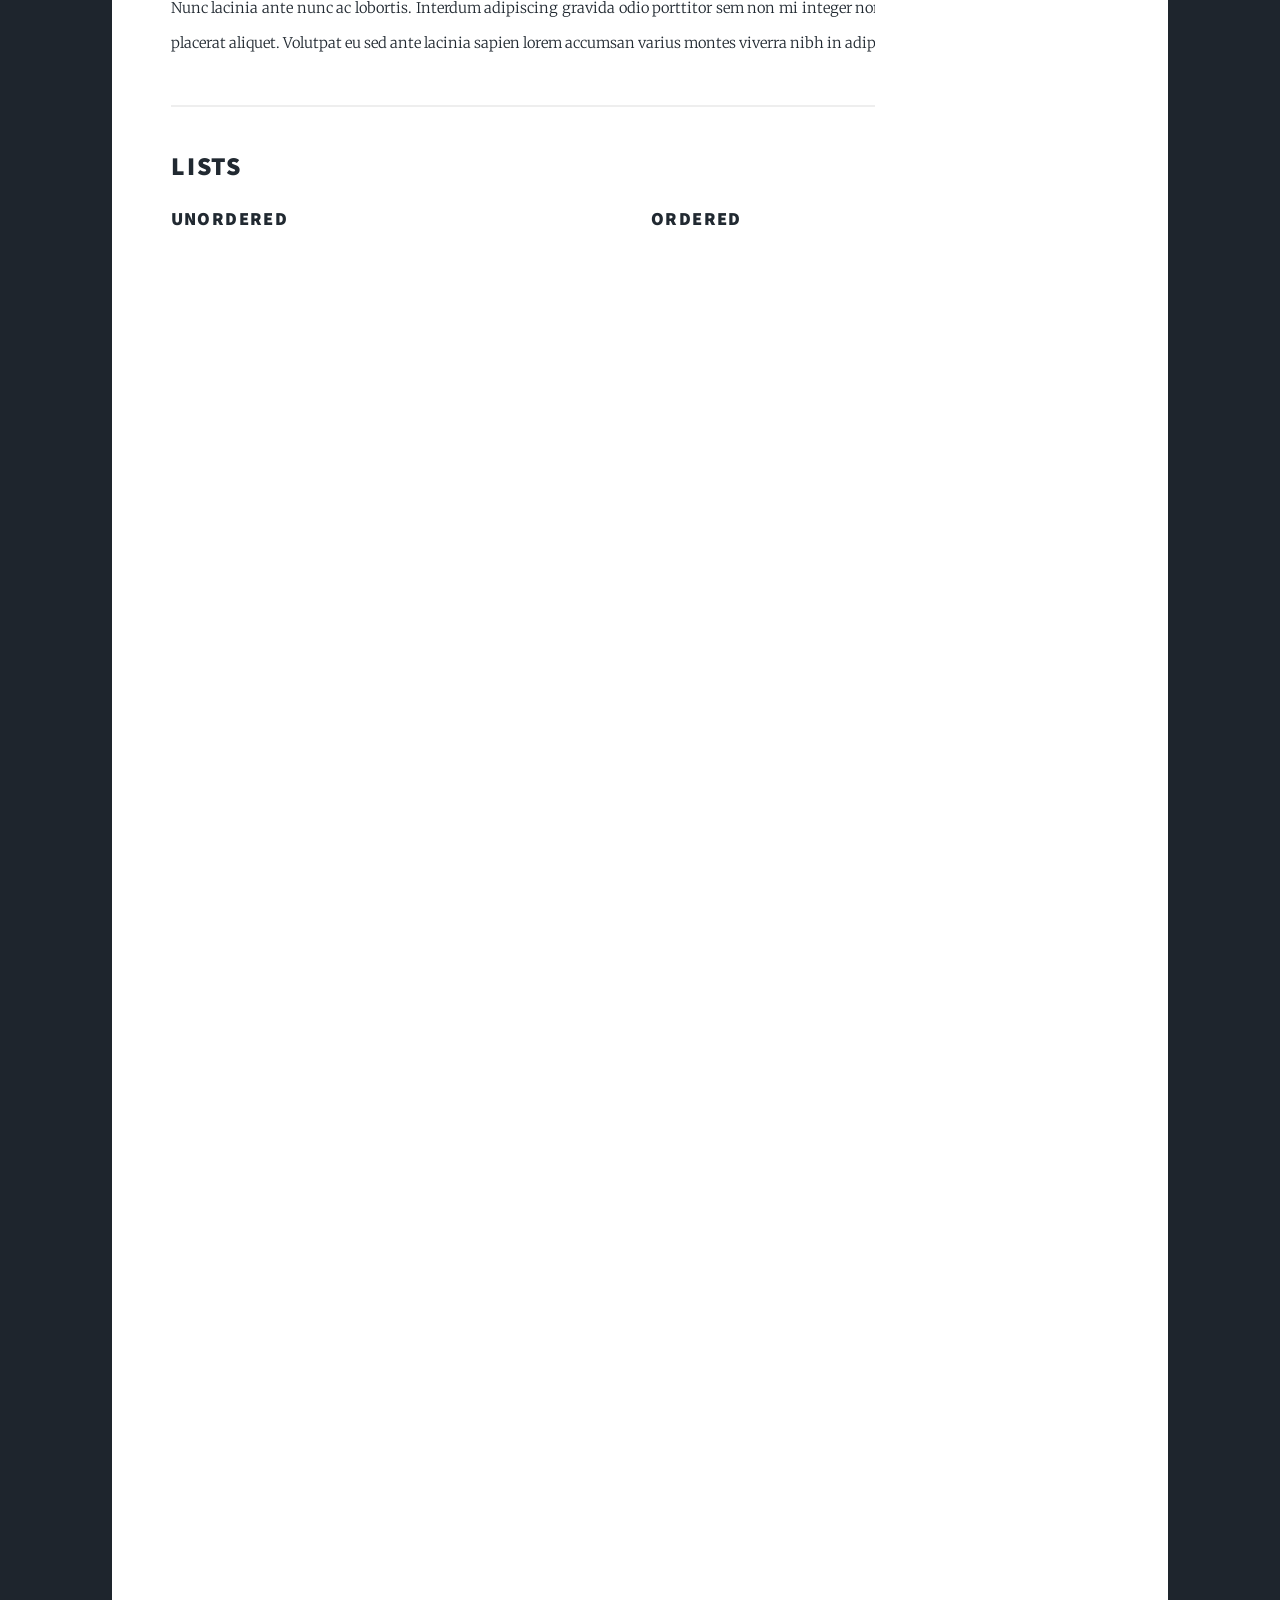
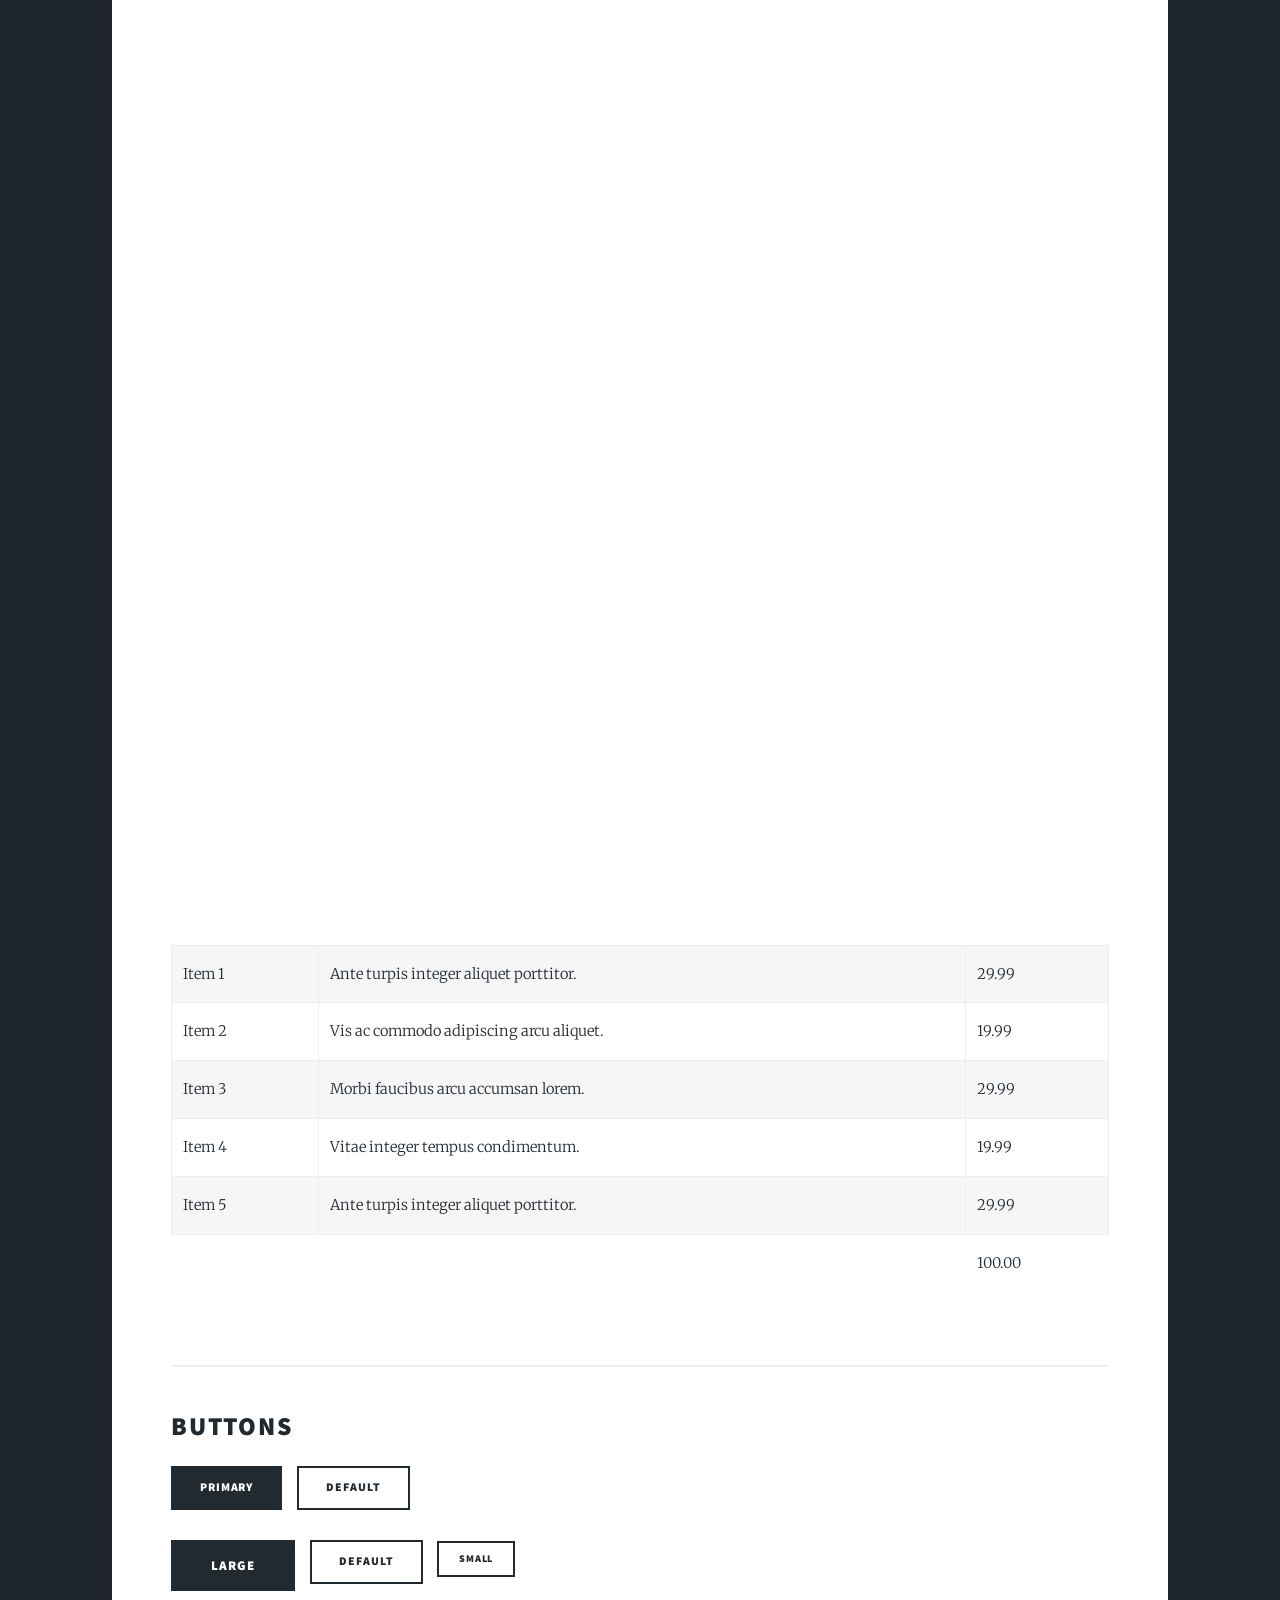
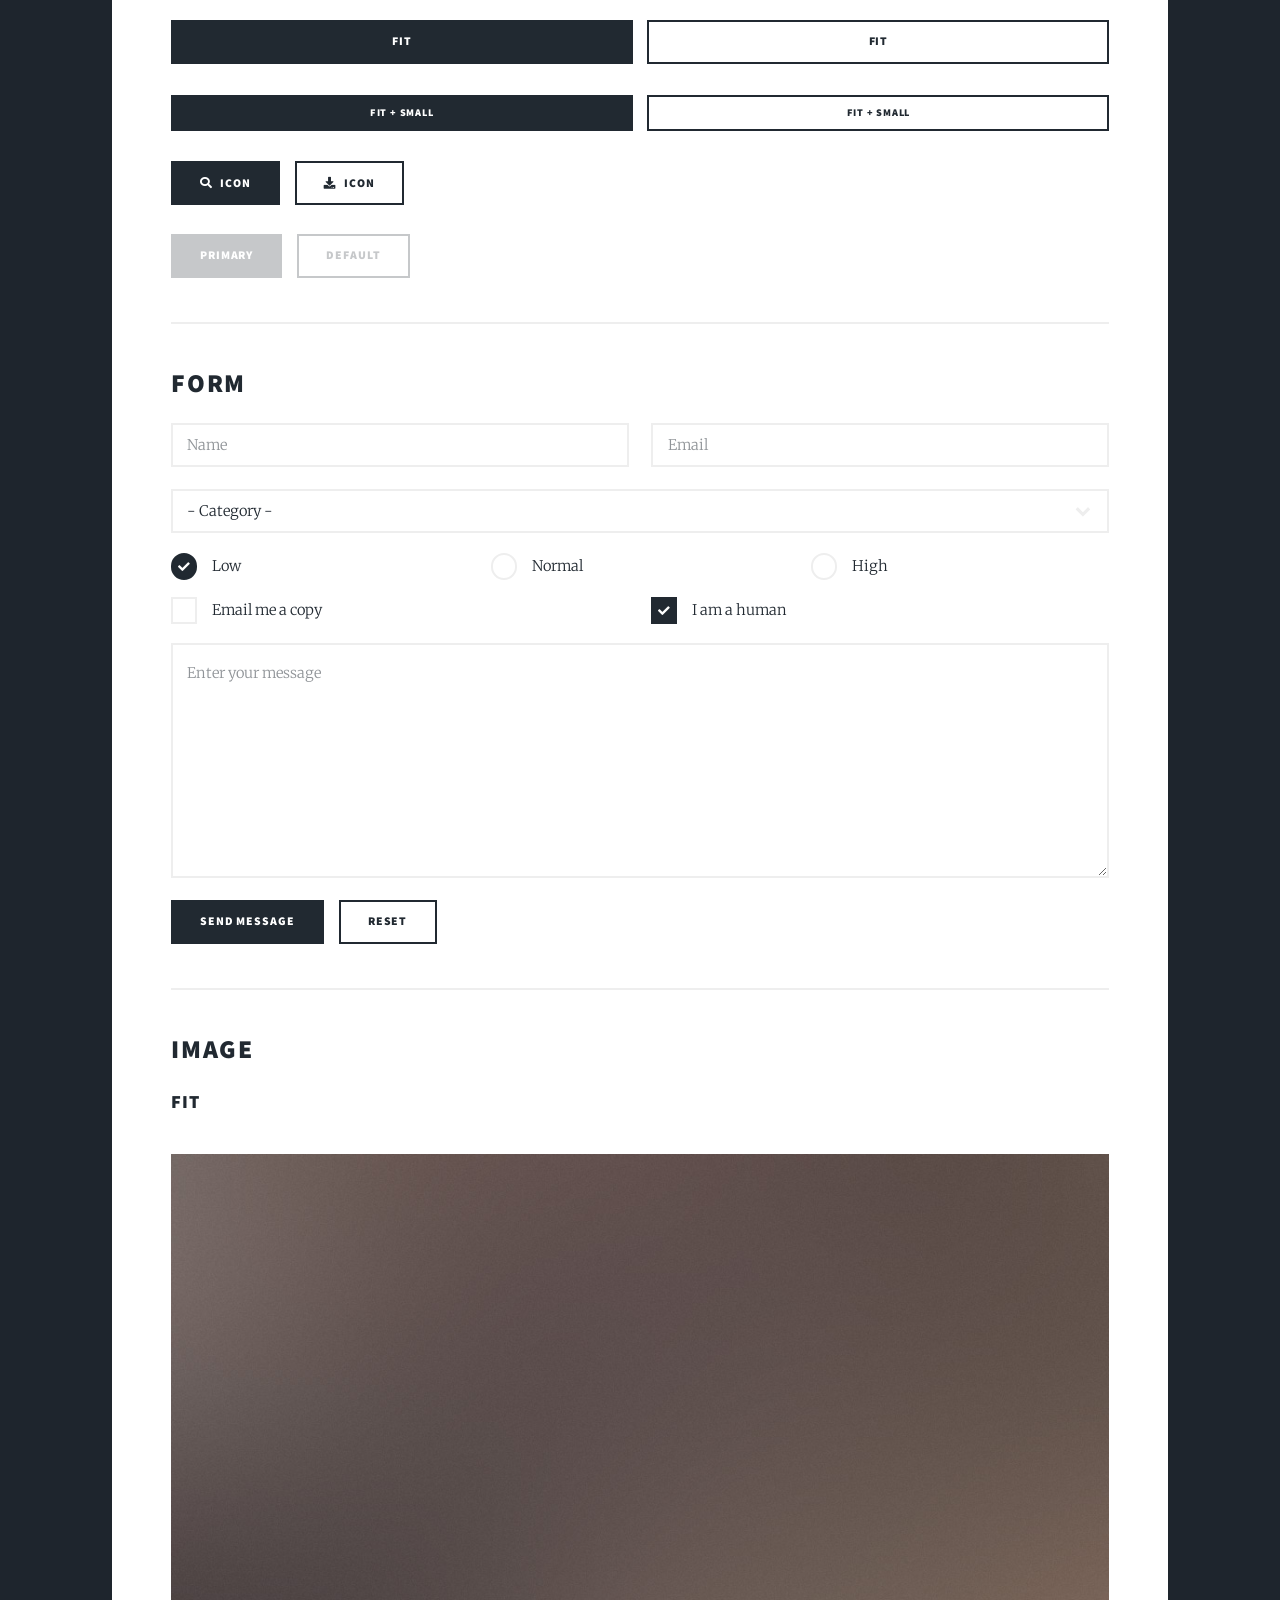
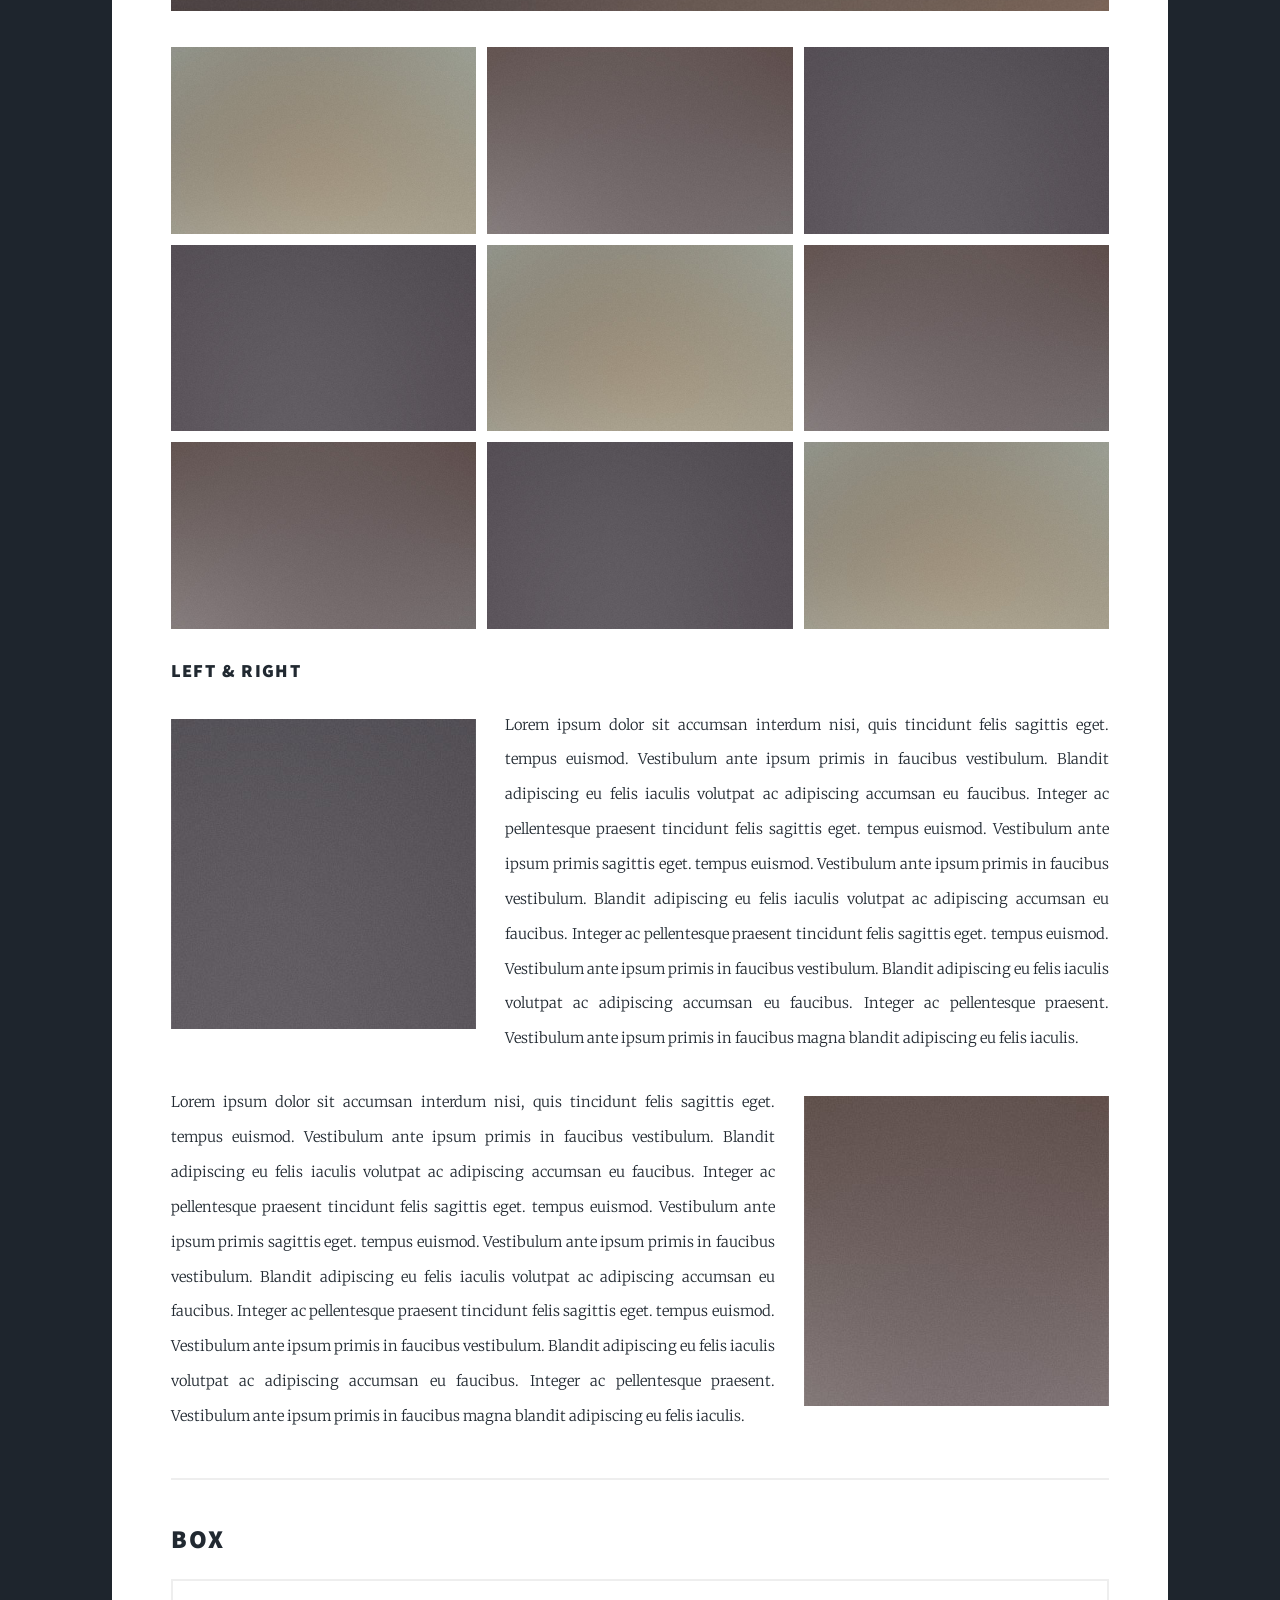
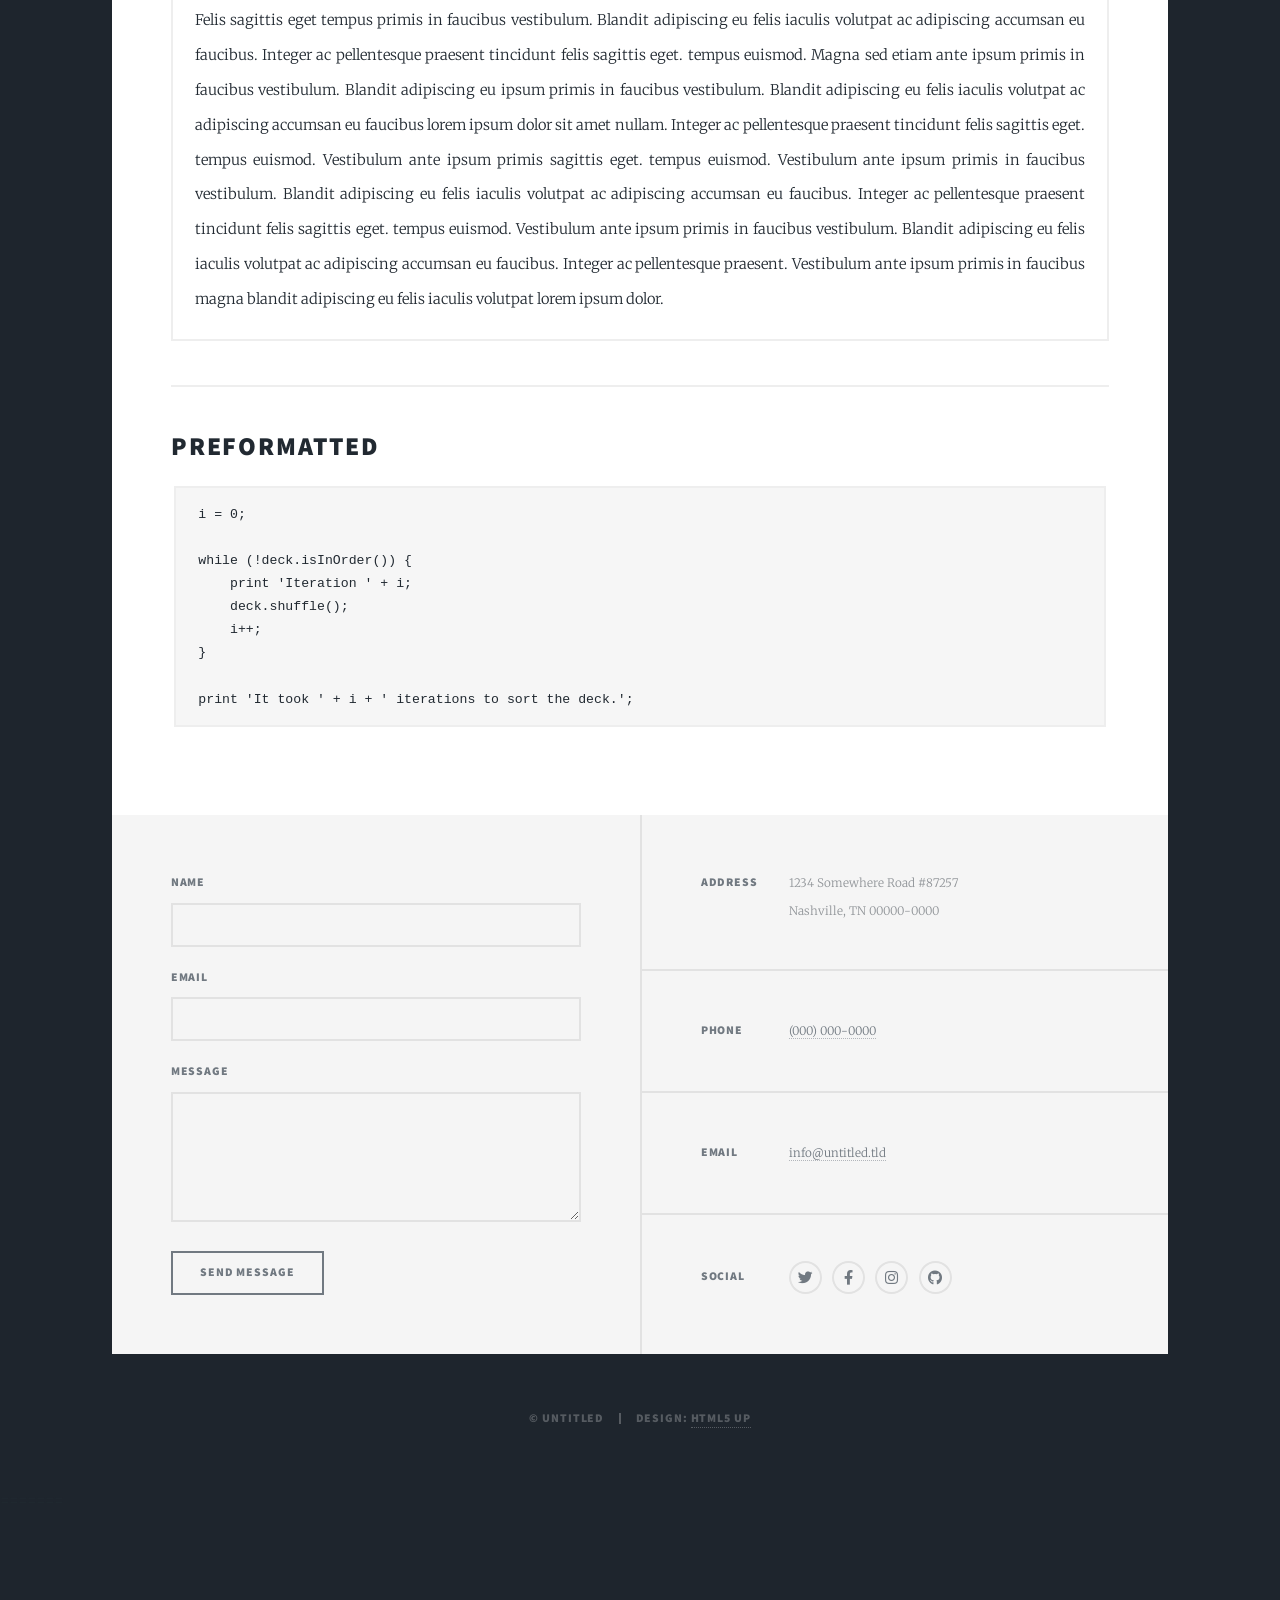
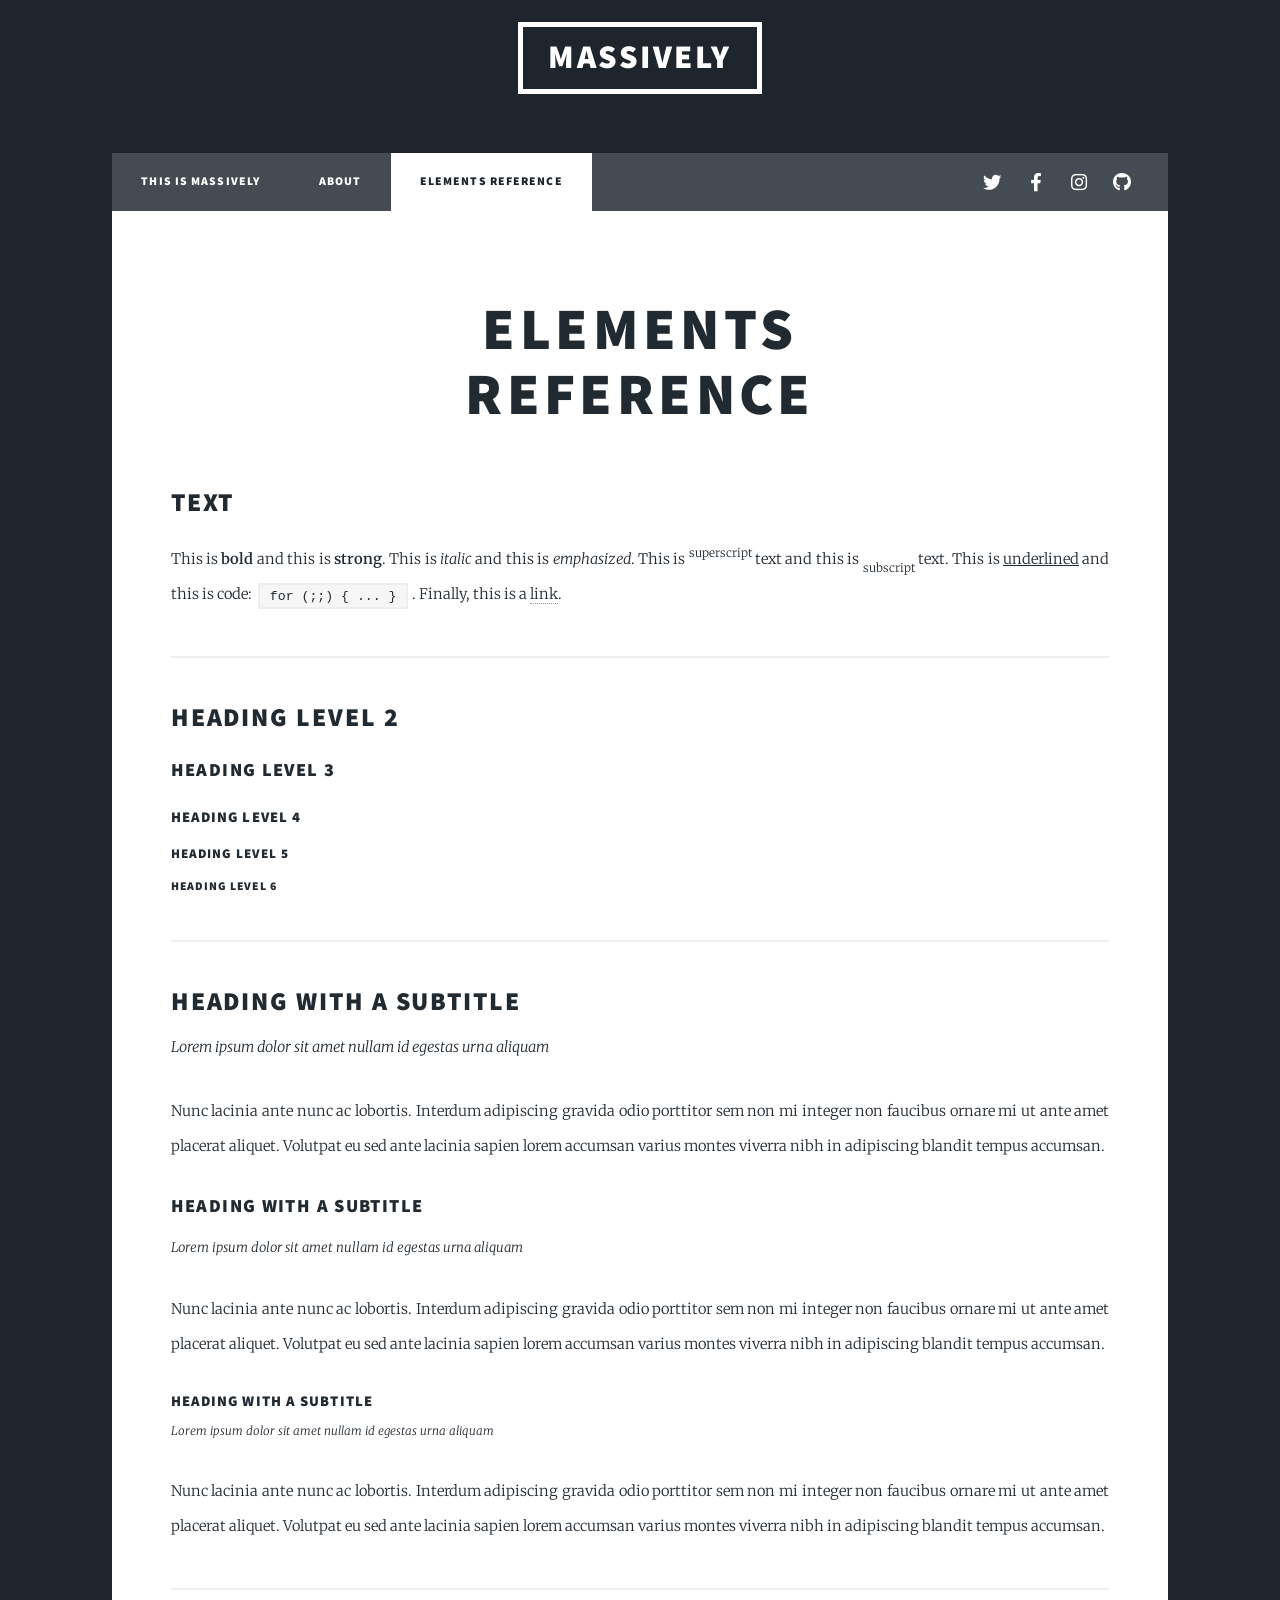
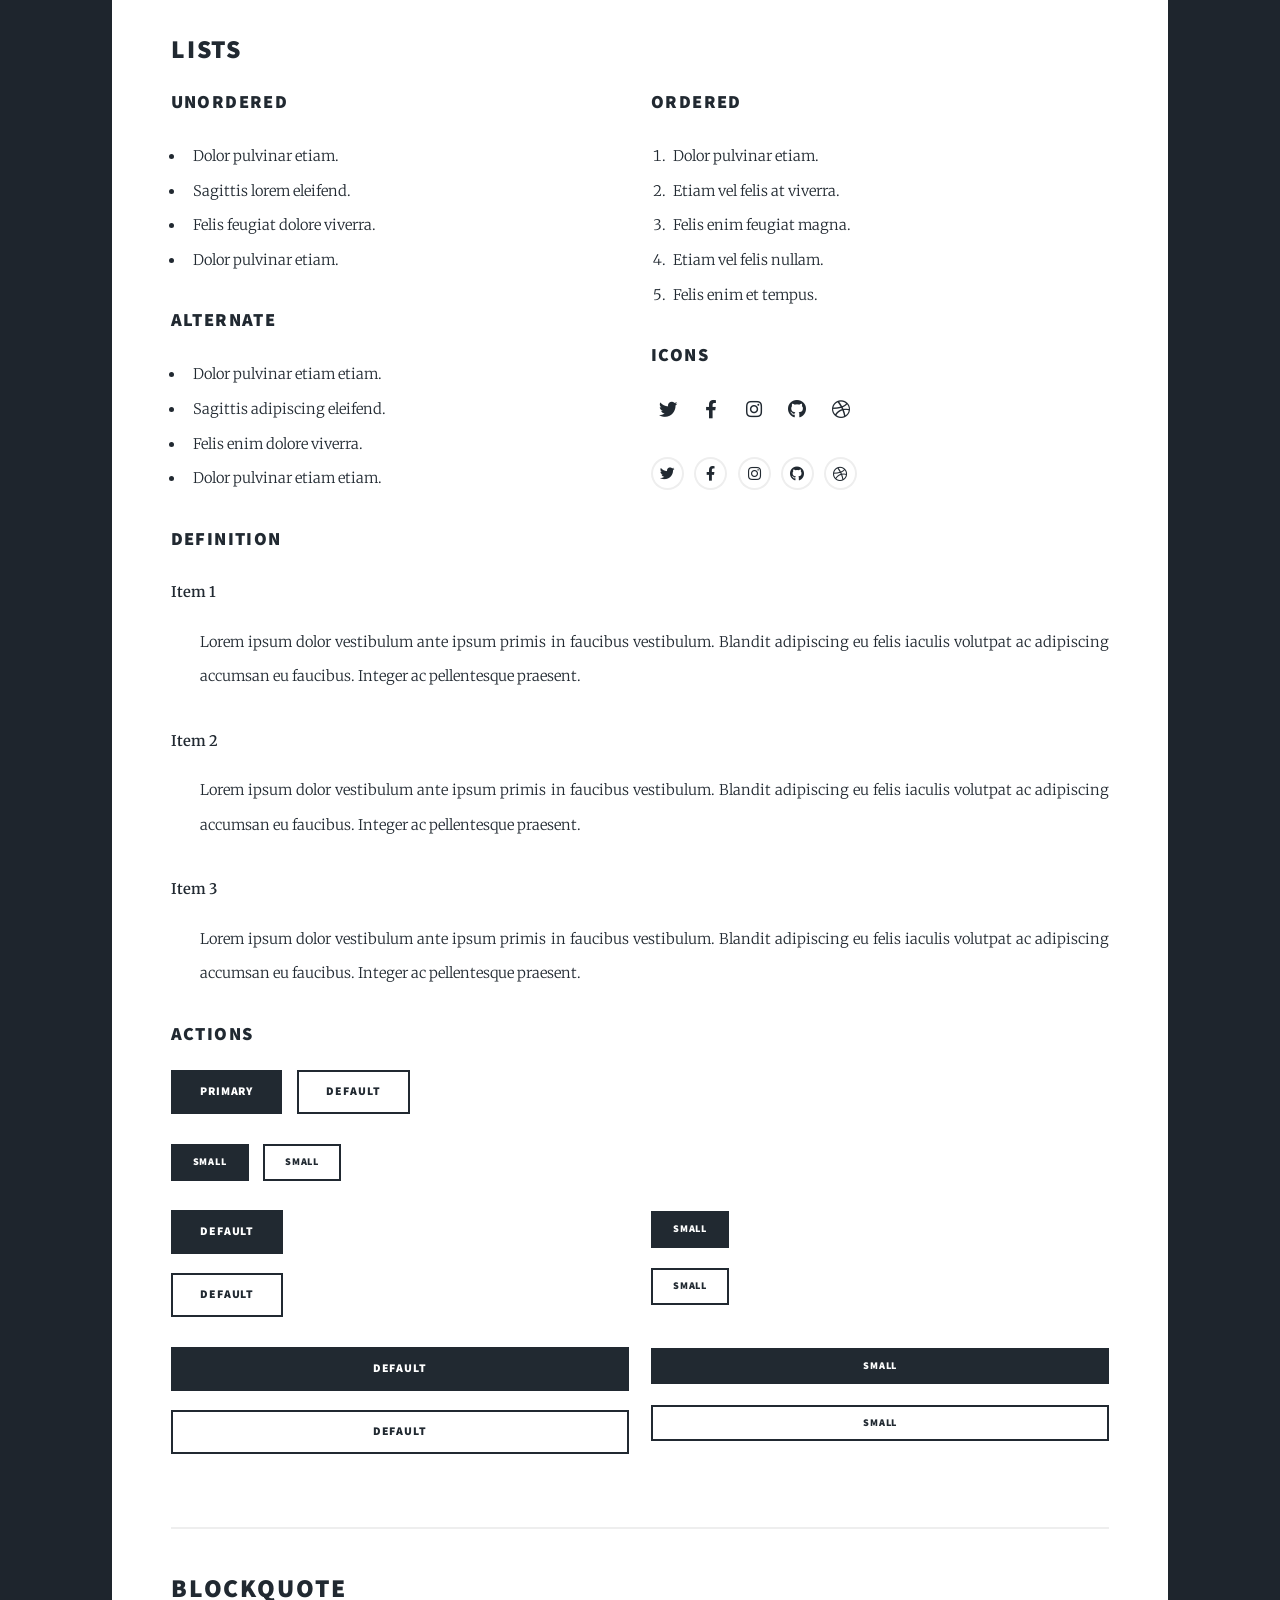
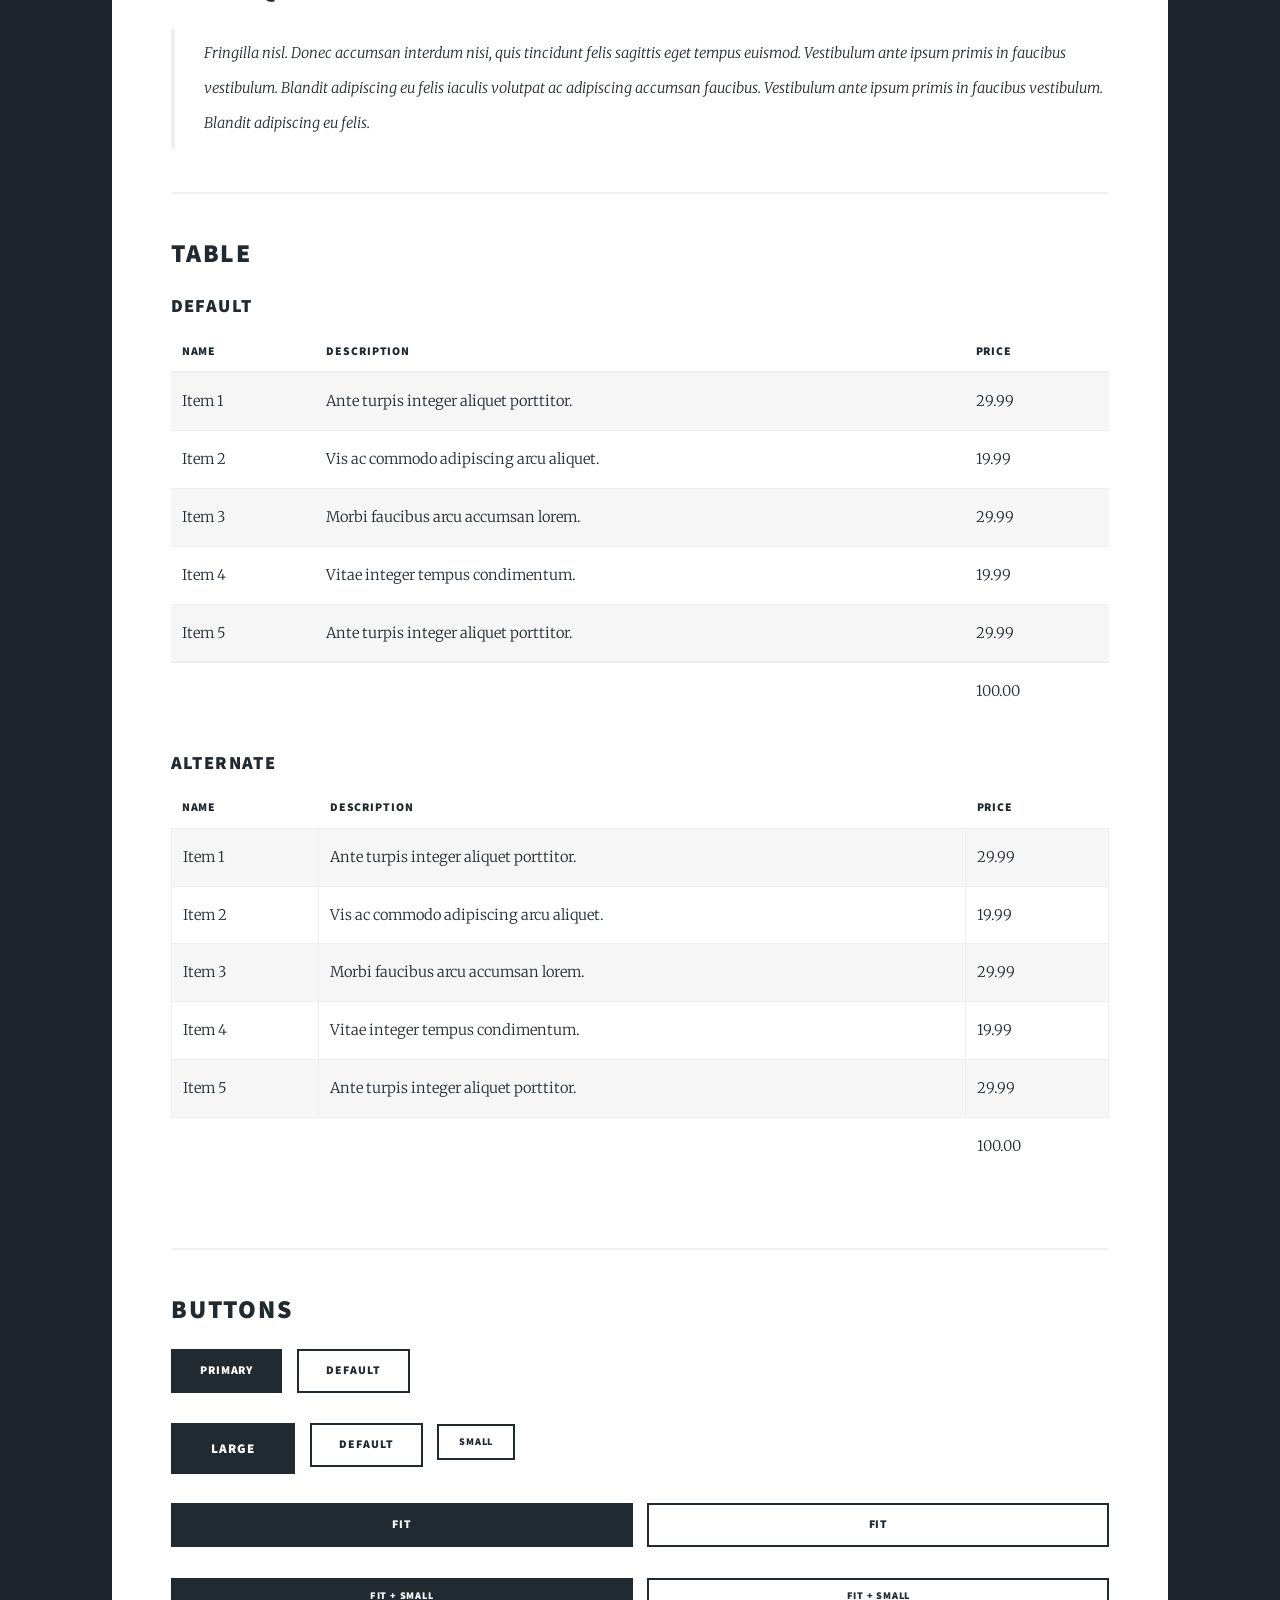
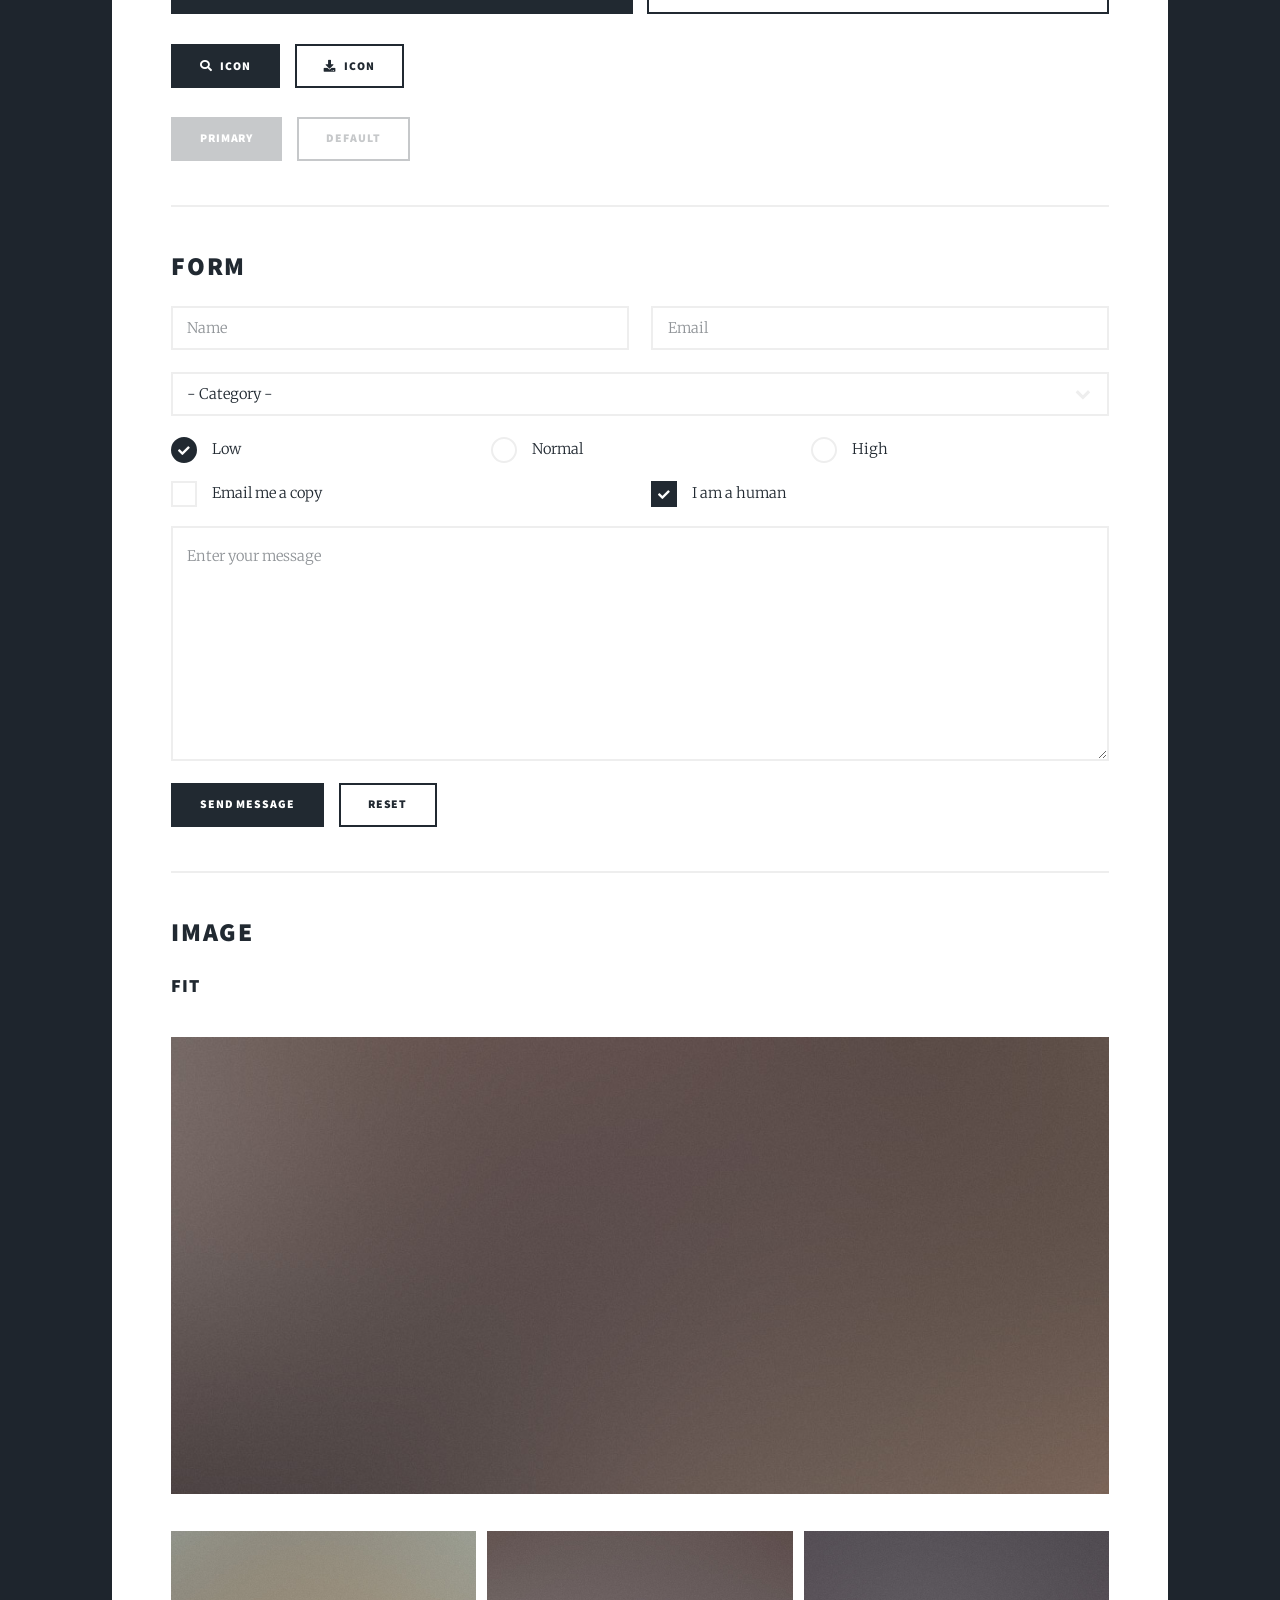
<file: blogs.html>
<<<<<<< HEAD
<!DOCTYPE HTML>
<!--
	Massively by HTML5 UP
	html5up.net | @ajlkn
	Free for personal and commercial use under the CCA 3.0 license (html5up.net/license)
-->
<html>
	<head>
		<title>Elements Reference - Massively by HTML5 UP</title>
		<meta charset="utf-8" />
		<meta name="viewport" content="width=device-width, initial-scale=1, user-scalable=no" />
		<link rel="stylesheet" href="assets/css/main.css" />
		<noscript><link rel="stylesheet" href="assets/css/noscript.css" /></noscript>
	</head>
	<body class="is-preload">

		<!-- Wrapper -->
			<div id="wrapper">

				<!-- Header -->
					<header id="header">
						<a href="index.html" class="logo">Massively</a>
					</header>

				<!-- Nav -->
					<nav id="nav">
						<ul class="links">
							<li><a href="index.html">This is Massively</a></li>
							<li><a href="aboutme.html">About <Menu></Menu></a></li>
							<li class="active"><a href="elements.html">Elements Reference</a></li>
						</ul>
						<ul class="icons">
							<li><a href="#" class="icon brands fa-twitter"><span class="label">Twitter</span></a></li>
							<li><a href="#" class="icon brands fa-facebook-f"><span class="label">Facebook</span></a></li>
							<li><a href="#" class="icon brands fa-instagram"><span class="label">Instagram</span></a></li>
							<li><a href="#" class="icon brands fa-github"><span class="label">GitHub</span></a></li>
						</ul>
					</nav>

				<!-- Main -->
					<div id="main">

						<!-- Post -->
							<section class="post">
								<header class="major">
									<h1>Elements<br />
									Reference</h1>
								</header>

								<!-- Text stuff -->
									<h2>Text</h2>
									<p>This is <b>bold</b> and this is <strong>strong</strong>. This is <i>italic</i> and this is <em>emphasized</em>.
									This is <sup>superscript</sup> text and this is <sub>subscript</sub> text.
									This is <u>underlined</u> and this is code: <code>for (;;) { ... }</code>.
									Finally, this is a <a href="#">link</a>.</p>
									<hr />
									<h2>Heading Level 2</h2>
									<h3>Heading Level 3</h3>
									<h4>Heading Level 4</h4>
									<h5>Heading Level 5</h5>
									<h6>Heading Level 6</h6>
									<hr />
									<header>
										<h2>Heading with a Subtitle</h2>
										<p>Lorem ipsum dolor sit amet nullam id egestas urna aliquam</p>
									</header>
									<p>Nunc lacinia ante nunc ac lobortis. Interdum adipiscing gravida odio porttitor sem non mi integer non faucibus ornare mi ut ante amet placerat aliquet. Volutpat eu sed ante lacinia sapien lorem accumsan varius montes viverra nibh in adipiscing blandit tempus accumsan.</p>
									<header>
										<h3>Heading with a Subtitle</h3>
										<p>Lorem ipsum dolor sit amet nullam id egestas urna aliquam</p>
									</header>
									<p>Nunc lacinia ante nunc ac lobortis. Interdum adipiscing gravida odio porttitor sem non mi integer non faucibus ornare mi ut ante amet placerat aliquet. Volutpat eu sed ante lacinia sapien lorem accumsan varius montes viverra nibh in adipiscing blandit tempus accumsan.</p>
									<header>
										<h4>Heading with a Subtitle</h4>
										<p>Lorem ipsum dolor sit amet nullam id egestas urna aliquam</p>
									</header>
									<p>Nunc lacinia ante nunc ac lobortis. Interdum adipiscing gravida odio porttitor sem non mi integer non faucibus ornare mi ut ante amet placerat aliquet. Volutpat eu sed ante lacinia sapien lorem accumsan varius montes viverra nibh in adipiscing blandit tempus accumsan.</p>

									<hr />

								<!-- Lists -->
									<h2>Lists</h2>
									<div class="row">
										<div class="col-6 col-12-small">

											<h3>Unordered</h3>
											<ul>
												<li>Dolor pulvinar etiam.</li>
												<li>Sagittis lorem eleifend.</li>
												<li>Felis feugiat dolore viverra.</li>
												<li>Dolor pulvinar etiam.</li>
											</ul>

											<h3>Alternate</h3>
											<ul class="alt">
												<li>Dolor pulvinar etiam etiam.</li>
												<li>Sagittis adipiscing eleifend.</li>
												<li>Felis enim dolore viverra.</li>
												<li>Dolor pulvinar etiam etiam.</li>
											</ul>

										</div>
										<div class="col-6 col-12-small">

											<h3>Ordered</h3>
											<ol>
												<li>Dolor pulvinar etiam.</li>
												<li>Etiam vel felis at viverra.</li>
												<li>Felis enim feugiat magna.</li>
												<li>Etiam vel felis nullam.</li>
												<li>Felis enim et tempus.</li>
											</ol>

											<h3>Icons</h3>
											<ul class="icons">
												<li><a href="#" class="icon brands fa-twitter"><span class="label">Twitter</span></a></li>
												<li><a href="#" class="icon brands fa-facebook-f"><span class="label">Facebook</span></a></li>
												<li><a href="#" class="icon brands fa-instagram"><span class="label">Instagram</span></a></li>
												<li><a href="#" class="icon brands fa-github"><span class="label">Github</span></a></li>
												<li><a href="#" class="icon brands fa-dribbble"><span class="label">Dribbble</span></a></li>
											</ul>
											<ul class="icons alt">
												<li><a href="#" class="icon brands alt fa-twitter"><span class="label">Twitter</span></a></li>
												<li><a href="#" class="icon brands alt fa-facebook-f"><span class="label">Facebook</span></a></li>
												<li><a href="#" class="icon brands alt fa-instagram"><span class="label">Instagram</span></a></li>
												<li><a href="#" class="icon brands alt fa-github"><span class="label">Github</span></a></li>
												<li><a href="#" class="icon brands alt fa-dribbble"><span class="label">Dribbble</span></a></li>
											</ul>

										</div>
									</div>
									<h3>Definition</h3>
									<dl>
										<dt>Item 1</dt>
										<dd>
											<p>Lorem ipsum dolor vestibulum ante ipsum primis in faucibus vestibulum. Blandit adipiscing eu felis iaculis volutpat ac adipiscing accumsan eu faucibus. Integer ac pellentesque praesent.</p>
										</dd>
										<dt>Item 2</dt>
										<dd>
											<p>Lorem ipsum dolor vestibulum ante ipsum primis in faucibus vestibulum. Blandit adipiscing eu felis iaculis volutpat ac adipiscing accumsan eu faucibus. Integer ac pellentesque praesent.</p>
										</dd>
										<dt>Item 3</dt>
										<dd>
											<p>Lorem ipsum dolor vestibulum ante ipsum primis in faucibus vestibulum. Blandit adipiscing eu felis iaculis volutpat ac adipiscing accumsan eu faucibus. Integer ac pellentesque praesent.</p>
										</dd>
									</dl>

									<h3>Actions</h3>
									<ul class="actions">
										<li><a href="#" class="button primary">Primary</a></li>
										<li><a href="#" class="button">Default</a></li>
									</ul>
									<ul class="actions small">
										<li><a href="#" class="button primary small">Small</a></li>
										<li><a href="#" class="button small">Small</a></li>
									</ul>
									<div class="row">
										<div class="col-6 col-12-small">
											<ul class="actions stacked">
												<li><a href="#" class="button primary">Default</a></li>
												<li><a href="#" class="button">Default</a></li>
											</ul>
										</div>
										<div class="col-6 col-12-small">
											<ul class="actions stacked">
												<li><a href="#" class="button primary small">Small</a></li>
												<li><a href="#" class="button small">Small</a></li>
											</ul>
										</div>
									</div>
									<div class="row">
										<div class="col-6 col-12-small">
											<ul class="actions stacked">
												<li><a href="#" class="button primary fit">Default</a></li>
												<li><a href="#" class="button fit">Default</a></li>
											</ul>
										</div>
										<div class="col-6 col-12-small">
											<ul class="actions stacked">
												<li><a href="#" class="button primary small fit">Small</a></li>
												<li><a href="#" class="button small fit">Small</a></li>
											</ul>
										</div>
									</div>

									<hr />

								<!-- Blockquote -->
									<h2>Blockquote</h2>
									<blockquote>Fringilla nisl. Donec accumsan interdum nisi, quis tincidunt felis sagittis eget tempus euismod. Vestibulum ante ipsum primis in faucibus vestibulum. Blandit adipiscing eu felis iaculis volutpat ac adipiscing accumsan faucibus. Vestibulum ante ipsum primis in faucibus vestibulum. Blandit adipiscing eu felis.</blockquote>

									<hr />

								<!-- Table -->
									<h2>Table</h2>

									<h3>Default</h3>
									<div class="table-wrapper">
										<table>
											<thead>
												<tr>
													<th>Name</th>
													<th>Description</th>
													<th>Price</th>
												</tr>
											</thead>
											<tbody>
												<tr>
													<td>Item 1</td>
													<td>Ante turpis integer aliquet porttitor.</td>
													<td>29.99</td>
												</tr>
												<tr>
													<td>Item 2</td>
													<td>Vis ac commodo adipiscing arcu aliquet.</td>
													<td>19.99</td>
												</tr>
												<tr>
													<td>Item 3</td>
													<td> Morbi faucibus arcu accumsan lorem.</td>
													<td>29.99</td>
												</tr>
												<tr>
													<td>Item 4</td>
													<td>Vitae integer tempus condimentum.</td>
													<td>19.99</td>
												</tr>
												<tr>
													<td>Item 5</td>
													<td>Ante turpis integer aliquet porttitor.</td>
													<td>29.99</td>
												</tr>
											</tbody>
											<tfoot>
												<tr>
													<td colspan="2"></td>
													<td>100.00</td>
												</tr>
											</tfoot>
										</table>
									</div>

									<h3>Alternate</h3>
									<div class="table-wrapper">
										<table class="alt">
											<thead>
												<tr>
													<th>Name</th>
													<th>Description</th>
													<th>Price</th>
												</tr>
											</thead>
											<tbody>
												<tr>
													<td>Item 1</td>
													<td>Ante turpis integer aliquet porttitor.</td>
													<td>29.99</td>
												</tr>
												<tr>
													<td>Item 2</td>
													<td>Vis ac commodo adipiscing arcu aliquet.</td>
													<td>19.99</td>
												</tr>
												<tr>
													<td>Item 3</td>
													<td> Morbi faucibus arcu accumsan lorem.</td>
													<td>29.99</td>
												</tr>
												<tr>
													<td>Item 4</td>
													<td>Vitae integer tempus condimentum.</td>
													<td>19.99</td>
												</tr>
												<tr>
													<td>Item 5</td>
													<td>Ante turpis integer aliquet porttitor.</td>
													<td>29.99</td>
												</tr>
											</tbody>
											<tfoot>
												<tr>
													<td colspan="2"></td>
													<td>100.00</td>
												</tr>
											</tfoot>
										</table>
									</div>

									<hr />

								<!-- Buttons -->
									<h2>Buttons</h2>
									<ul class="actions">
										<li><a href="#" class="button primary">Primary</a></li>
										<li><a href="#" class="button">Default</a></li>
									</ul>
									<ul class="actions">
										<li><a href="#" class="button primary large">Large</a></li>
										<li><a href="#" class="button">Default</a></li>
										<li><a href="#" class="button small">Small</a></li>
									</ul>
									<ul class="actions fit">
										<li><a href="#" class="button primary fit">Fit</a></li>
										<li><a href="#" class="button fit">Fit</a></li>
									</ul>
									<ul class="actions fit small">
										<li><a href="#" class="button primary fit small">Fit + Small</a></li>
										<li><a href="#" class="button fit small">Fit + Small</a></li>
									</ul>
									<ul class="actions">
										<li><a href="#" class="button primary icon solid fa-search">Icon</a></li>
										<li><a href="#" class="button icon solid fa-download">Icon</a></li>
									</ul>
									<ul class="actions">
										<li><span class="button primary disabled">Primary</span></li>
										<li><span class="button disabled">Default</span></li>
									</ul>

									<hr />

								<!-- Form -->
									<h2>Form</h2>

									<form method="post" action="#">
										<div class="row gtr-uniform">
											<div class="col-6 col-12-xsmall">
												<input type="text" name="demo-name" id="demo-name" value="" placeholder="Name" />
											</div>
											<div class="col-6 col-12-xsmall">
												<input type="email" name="demo-email" id="demo-email" value="" placeholder="Email" />
											</div>
											<!-- Break -->
											<div class="col-12">
												<select name="demo-category" id="demo-category">
													<option value="">- Category -</option>
													<option value="1">Manufacturing</option>
													<option value="1">Shipping</option>
													<option value="1">Administration</option>
													<option value="1">Human Resources</option>
												</select>
											</div>
											<!-- Break -->
											<div class="col-4 col-12-small">
												<input type="radio" id="demo-priority-low" name="demo-priority" checked>
												<label for="demo-priority-low">Low</label>
											</div>
											<div class="col-4 col-12-small">
												<input type="radio" id="demo-priority-normal" name="demo-priority">
												<label for="demo-priority-normal">Normal</label>
											</div>
											<div class="col-4 col-12-small">
												<input type="radio" id="demo-priority-high" name="demo-priority">
												<label for="demo-priority-high">High</label>
											</div>
											<!-- Break -->
											<div class="col-6 col-12-small">
												<input type="checkbox" id="demo-copy" name="demo-copy">
												<label for="demo-copy">Email me a copy</label>
											</div>
											<div class="col-6 col-12-small">
												<input type="checkbox" id="demo-human" name="demo-human" checked>
												<label for="demo-human">I am a human</label>
											</div>
											<!-- Break -->
											<div class="col-12">
												<textarea name="demo-message" id="demo-message" placeholder="Enter your message" rows="6"></textarea>
											</div>
											<!-- Break -->
											<div class="col-12">
												<ul class="actions">
													<li><input type="submit" value="Send Message" class="primary" /></li>
													<li><input type="reset" value="Reset" /></li>
												</ul>
											</div>
										</div>
									</form>

									<hr />

								<!-- Image -->
									<h2>Image</h2>

									<h3>Fit</h3>
									<span class="image fit"><img src="images/pic01.jpg" alt="" /></span>
									<div class="box alt">
										<div class="row gtr-50 gtr-uniform">
											<div class="col-4"><span class="image fit"><img src="images/pic02.jpg" alt="" /></span></div>
											<div class="col-4"><span class="image fit"><img src="images/pic03.jpg" alt="" /></span></div>
											<div class="col-4"><span class="image fit"><img src="images/pic04.jpg" alt="" /></span></div>
											<!-- Break -->
											<div class="col-4"><span class="image fit"><img src="images/pic04.jpg" alt="" /></span></div>
											<div class="col-4"><span class="image fit"><img src="images/pic02.jpg" alt="" /></span></div>
											<div class="col-4"><span class="image fit"><img src="images/pic03.jpg" alt="" /></span></div>
											<!-- Break -->
											<div class="col-4"><span class="image fit"><img src="images/pic03.jpg" alt="" /></span></div>
											<div class="col-4"><span class="image fit"><img src="images/pic04.jpg" alt="" /></span></div>
											<div class="col-4"><span class="image fit"><img src="images/pic02.jpg" alt="" /></span></div>
										</div>
									</div>

									<h3>Left &amp; Right</h3>
									<p><span class="image left"><img src="images/pic08.jpg" alt="" /></span>Lorem ipsum dolor sit accumsan interdum nisi, quis tincidunt felis sagittis eget. tempus euismod. Vestibulum ante ipsum primis in faucibus vestibulum. Blandit adipiscing eu felis iaculis volutpat ac adipiscing accumsan eu faucibus. Integer ac pellentesque praesent tincidunt felis sagittis eget. tempus euismod. Vestibulum ante ipsum primis sagittis eget. tempus euismod. Vestibulum ante ipsum primis in faucibus vestibulum. Blandit adipiscing eu felis iaculis volutpat ac adipiscing accumsan eu faucibus. Integer ac pellentesque praesent tincidunt felis sagittis eget. tempus euismod. Vestibulum ante ipsum primis in faucibus vestibulum. Blandit adipiscing eu felis iaculis volutpat ac adipiscing accumsan eu faucibus. Integer ac pellentesque praesent. Vestibulum ante ipsum primis in faucibus magna blandit adipiscing eu felis iaculis.</p>
									<p><span class="image right"><img src="images/pic09.jpg" alt="" /></span>Lorem ipsum dolor sit accumsan interdum nisi, quis tincidunt felis sagittis eget. tempus euismod. Vestibulum ante ipsum primis in faucibus vestibulum. Blandit adipiscing eu felis iaculis volutpat ac adipiscing accumsan eu faucibus. Integer ac pellentesque praesent tincidunt felis sagittis eget. tempus euismod. Vestibulum ante ipsum primis sagittis eget. tempus euismod. Vestibulum ante ipsum primis in faucibus vestibulum. Blandit adipiscing eu felis iaculis volutpat ac adipiscing accumsan eu faucibus. Integer ac pellentesque praesent tincidunt felis sagittis eget. tempus euismod. Vestibulum ante ipsum primis in faucibus vestibulum. Blandit adipiscing eu felis iaculis volutpat ac adipiscing accumsan eu faucibus. Integer ac pellentesque praesent. Vestibulum ante ipsum primis in faucibus magna blandit adipiscing eu felis iaculis.</p>

									<hr />

								<!-- Box -->
									<h2>Box</h2>
									<div class="box">
										<p>Felis sagittis eget tempus primis in faucibus vestibulum. Blandit adipiscing eu felis iaculis volutpat ac adipiscing accumsan eu faucibus. Integer ac pellentesque praesent tincidunt felis sagittis eget. tempus euismod. Magna sed etiam ante ipsum primis in faucibus vestibulum. Blandit adipiscing eu ipsum primis in faucibus vestibulum. Blandit adipiscing eu felis iaculis volutpat ac adipiscing accumsan eu faucibus lorem ipsum dolor sit amet nullam. Integer ac pellentesque praesent tincidunt felis sagittis eget. tempus euismod. Vestibulum ante ipsum primis sagittis eget. tempus euismod. Vestibulum ante ipsum primis in faucibus vestibulum. Blandit adipiscing eu felis iaculis volutpat ac adipiscing accumsan eu faucibus. Integer ac pellentesque praesent tincidunt felis sagittis eget. tempus euismod. Vestibulum ante ipsum primis in faucibus vestibulum. Blandit adipiscing eu felis iaculis volutpat ac adipiscing accumsan eu faucibus. Integer ac pellentesque praesent. Vestibulum ante ipsum primis in faucibus magna blandit adipiscing eu felis iaculis volutpat lorem ipsum dolor.</p>
									</div>

									<hr />

								<!-- Preformatted Code -->
									<h2>Preformatted</h2>
									<pre><code>i = 0;

while (!deck.isInOrder()) {
    print 'Iteration ' + i;
    deck.shuffle();
    i++;
}

print 'It took ' + i + ' iterations to sort the deck.';
</code></pre>

							</section>

					</div>

				<!-- Footer -->
					<footer id="footer">
						<section>
							<form method="post" action="#">
								<div class="fields">
									<div class="field">
										<label for="name">Name</label>
										<input type="text" name="name" id="name" />
									</div>
									<div class="field">
										<label for="email">Email</label>
										<input type="text" name="email" id="email" />
									</div>
									<div class="field">
										<label for="message">Message</label>
										<textarea name="message" id="message" rows="3"></textarea>
									</div>
								</div>
								<ul class="actions">
									<li><input type="submit" value="Send Message" /></li>
								</ul>
							</form>
						</section>
						<section class="split contact">
							<section class="alt">
								<h3>Address</h3>
								<p>1234 Somewhere Road #87257<br />
								Nashville, TN 00000-0000</p>
							</section>
							<section>
								<h3>Phone</h3>
								<p><a href="#">(000) 000-0000</a></p>
							</section>
							<section>
								<h3>Email</h3>
								<p><a href="#">info@untitled.tld</a></p>
							</section>
							<section>
								<h3>Social</h3>
								<ul class="icons alt">
									<li><a href="#" class="icon brands alt fa-twitter"><span class="label">Twitter</span></a></li>
									<li><a href="#" class="icon brands alt fa-facebook-f"><span class="label">Facebook</span></a></li>
									<li><a href="#" class="icon brands alt fa-instagram"><span class="label">Instagram</span></a></li>
									<li><a href="#" class="icon brands alt fa-github"><span class="label">GitHub</span></a></li>
								</ul>
							</section>
						</section>
					</footer>

				<!-- Copyright -->
					<div id="copyright">
						<ul><li>&copy; Untitled</li><li>Design: <a href="https://html5up.net">HTML5 UP</a></li></ul>
					</div>

			</div>

		<!-- Scripts -->
			<script src="assets/js/jquery.min.js"></script>
			<script src="assets/js/jquery.scrollex.min.js"></script>
			<script src="assets/js/jquery.scrolly.min.js"></script>
			<script src="assets/js/browser.min.js"></script>
			<script src="assets/js/breakpoints.min.js"></script>
			<script src="assets/js/util.js"></script>
			<script src="assets/js/main.js"></script>

	</body>
=======
<!DOCTYPE HTML>
<!--
	Massively by HTML5 UP
	html5up.net | @ajlkn
	Free for personal and commercial use under the CCA 3.0 license (html5up.net/license)
-->
<html>
	<head>
		<title>Elements Reference - Massively by HTML5 UP</title>
		<meta charset="utf-8" />
		<meta name="viewport" content="width=device-width, initial-scale=1, user-scalable=no" />
		<link rel="stylesheet" href="assets/css/main.css" />
		<noscript><link rel="stylesheet" href="assets/css/noscript.css" /></noscript>
	</head>
	<body class="is-preload">

		<!-- Wrapper -->
			<div id="wrapper">

				<!-- Header -->
					<header id="header">
						<a href="index.html" class="logo">Massively</a>
					</header>

				<!-- Nav -->
					<nav id="nav">
						<ul class="links">
							<li><a href="index.html">This is Massively</a></li>
							<li><a href="aboutme.html">About <Menu></Menu></a></li>
							<li class="active"><a href="elements.html">Elements Reference</a></li>
						</ul>
						<ul class="icons">
							<li><a href="#" class="icon brands fa-twitter"><span class="label">Twitter</span></a></li>
							<li><a href="#" class="icon brands fa-facebook-f"><span class="label">Facebook</span></a></li>
							<li><a href="#" class="icon brands fa-instagram"><span class="label">Instagram</span></a></li>
							<li><a href="#" class="icon brands fa-github"><span class="label">GitHub</span></a></li>
						</ul>
					</nav>

				<!-- Main -->
					<div id="main">

						<!-- Post -->
							<section class="post">
								<header class="major">
									<h1>Elements<br />
									Reference</h1>
								</header>

								<!-- Text stuff -->
									<h2>Text</h2>
									<p>This is <b>bold</b> and this is <strong>strong</strong>. This is <i>italic</i> and this is <em>emphasized</em>.
									This is <sup>superscript</sup> text and this is <sub>subscript</sub> text.
									This is <u>underlined</u> and this is code: <code>for (;;) { ... }</code>.
									Finally, this is a <a href="#">link</a>.</p>
									<hr />
									<h2>Heading Level 2</h2>
									<h3>Heading Level 3</h3>
									<h4>Heading Level 4</h4>
									<h5>Heading Level 5</h5>
									<h6>Heading Level 6</h6>
									<hr />
									<header>
										<h2>Heading with a Subtitle</h2>
										<p>Lorem ipsum dolor sit amet nullam id egestas urna aliquam</p>
									</header>
									<p>Nunc lacinia ante nunc ac lobortis. Interdum adipiscing gravida odio porttitor sem non mi integer non faucibus ornare mi ut ante amet placerat aliquet. Volutpat eu sed ante lacinia sapien lorem accumsan varius montes viverra nibh in adipiscing blandit tempus accumsan.</p>
									<header>
										<h3>Heading with a Subtitle</h3>
										<p>Lorem ipsum dolor sit amet nullam id egestas urna aliquam</p>
									</header>
									<p>Nunc lacinia ante nunc ac lobortis. Interdum adipiscing gravida odio porttitor sem non mi integer non faucibus ornare mi ut ante amet placerat aliquet. Volutpat eu sed ante lacinia sapien lorem accumsan varius montes viverra nibh in adipiscing blandit tempus accumsan.</p>
									<header>
										<h4>Heading with a Subtitle</h4>
										<p>Lorem ipsum dolor sit amet nullam id egestas urna aliquam</p>
									</header>
									<p>Nunc lacinia ante nunc ac lobortis. Interdum adipiscing gravida odio porttitor sem non mi integer non faucibus ornare mi ut ante amet placerat aliquet. Volutpat eu sed ante lacinia sapien lorem accumsan varius montes viverra nibh in adipiscing blandit tempus accumsan.</p>

									<hr />

								<!-- Lists -->
									<h2>Lists</h2>
									<div class="row">
										<div class="col-6 col-12-small">

											<h3>Unordered</h3>
											<ul>
												<li>Dolor pulvinar etiam.</li>
												<li>Sagittis lorem eleifend.</li>
												<li>Felis feugiat dolore viverra.</li>
												<li>Dolor pulvinar etiam.</li>
											</ul>

											<h3>Alternate</h3>
											<ul class="alt">
												<li>Dolor pulvinar etiam etiam.</li>
												<li>Sagittis adipiscing eleifend.</li>
												<li>Felis enim dolore viverra.</li>
												<li>Dolor pulvinar etiam etiam.</li>
											</ul>

										</div>
										<div class="col-6 col-12-small">

											<h3>Ordered</h3>
											<ol>
												<li>Dolor pulvinar etiam.</li>
												<li>Etiam vel felis at viverra.</li>
												<li>Felis enim feugiat magna.</li>
												<li>Etiam vel felis nullam.</li>
												<li>Felis enim et tempus.</li>
											</ol>

											<h3>Icons</h3>
											<ul class="icons">
												<li><a href="#" class="icon brands fa-twitter"><span class="label">Twitter</span></a></li>
												<li><a href="#" class="icon brands fa-facebook-f"><span class="label">Facebook</span></a></li>
												<li><a href="#" class="icon brands fa-instagram"><span class="label">Instagram</span></a></li>
												<li><a href="#" class="icon brands fa-github"><span class="label">Github</span></a></li>
												<li><a href="#" class="icon brands fa-dribbble"><span class="label">Dribbble</span></a></li>
											</ul>
											<ul class="icons alt">
												<li><a href="#" class="icon brands alt fa-twitter"><span class="label">Twitter</span></a></li>
												<li><a href="#" class="icon brands alt fa-facebook-f"><span class="label">Facebook</span></a></li>
												<li><a href="#" class="icon brands alt fa-instagram"><span class="label">Instagram</span></a></li>
												<li><a href="#" class="icon brands alt fa-github"><span class="label">Github</span></a></li>
												<li><a href="#" class="icon brands alt fa-dribbble"><span class="label">Dribbble</span></a></li>
											</ul>

										</div>
									</div>
									<h3>Definition</h3>
									<dl>
										<dt>Item 1</dt>
										<dd>
											<p>Lorem ipsum dolor vestibulum ante ipsum primis in faucibus vestibulum. Blandit adipiscing eu felis iaculis volutpat ac adipiscing accumsan eu faucibus. Integer ac pellentesque praesent.</p>
										</dd>
										<dt>Item 2</dt>
										<dd>
											<p>Lorem ipsum dolor vestibulum ante ipsum primis in faucibus vestibulum. Blandit adipiscing eu felis iaculis volutpat ac adipiscing accumsan eu faucibus. Integer ac pellentesque praesent.</p>
										</dd>
										<dt>Item 3</dt>
										<dd>
											<p>Lorem ipsum dolor vestibulum ante ipsum primis in faucibus vestibulum. Blandit adipiscing eu felis iaculis volutpat ac adipiscing accumsan eu faucibus. Integer ac pellentesque praesent.</p>
										</dd>
									</dl>

									<h3>Actions</h3>
									<ul class="actions">
										<li><a href="#" class="button primary">Primary</a></li>
										<li><a href="#" class="button">Default</a></li>
									</ul>
									<ul class="actions small">
										<li><a href="#" class="button primary small">Small</a></li>
										<li><a href="#" class="button small">Small</a></li>
									</ul>
									<div class="row">
										<div class="col-6 col-12-small">
											<ul class="actions stacked">
												<li><a href="#" class="button primary">Default</a></li>
												<li><a href="#" class="button">Default</a></li>
											</ul>
										</div>
										<div class="col-6 col-12-small">
											<ul class="actions stacked">
												<li><a href="#" class="button primary small">Small</a></li>
												<li><a href="#" class="button small">Small</a></li>
											</ul>
										</div>
									</div>
									<div class="row">
										<div class="col-6 col-12-small">
											<ul class="actions stacked">
												<li><a href="#" class="button primary fit">Default</a></li>
												<li><a href="#" class="button fit">Default</a></li>
											</ul>
										</div>
										<div class="col-6 col-12-small">
											<ul class="actions stacked">
												<li><a href="#" class="button primary small fit">Small</a></li>
												<li><a href="#" class="button small fit">Small</a></li>
											</ul>
										</div>
									</div>

									<hr />

								<!-- Blockquote -->
									<h2>Blockquote</h2>
									<blockquote>Fringilla nisl. Donec accumsan interdum nisi, quis tincidunt felis sagittis eget tempus euismod. Vestibulum ante ipsum primis in faucibus vestibulum. Blandit adipiscing eu felis iaculis volutpat ac adipiscing accumsan faucibus. Vestibulum ante ipsum primis in faucibus vestibulum. Blandit adipiscing eu felis.</blockquote>

									<hr />

								<!-- Table -->
									<h2>Table</h2>

									<h3>Default</h3>
									<div class="table-wrapper">
										<table>
											<thead>
												<tr>
													<th>Name</th>
													<th>Description</th>
													<th>Price</th>
												</tr>
											</thead>
											<tbody>
												<tr>
													<td>Item 1</td>
													<td>Ante turpis integer aliquet porttitor.</td>
													<td>29.99</td>
												</tr>
												<tr>
													<td>Item 2</td>
													<td>Vis ac commodo adipiscing arcu aliquet.</td>
													<td>19.99</td>
												</tr>
												<tr>
													<td>Item 3</td>
													<td> Morbi faucibus arcu accumsan lorem.</td>
													<td>29.99</td>
												</tr>
												<tr>
													<td>Item 4</td>
													<td>Vitae integer tempus condimentum.</td>
													<td>19.99</td>
												</tr>
												<tr>
													<td>Item 5</td>
													<td>Ante turpis integer aliquet porttitor.</td>
													<td>29.99</td>
												</tr>
											</tbody>
											<tfoot>
												<tr>
													<td colspan="2"></td>
													<td>100.00</td>
												</tr>
											</tfoot>
										</table>
									</div>

									<h3>Alternate</h3>
									<div class="table-wrapper">
										<table class="alt">
											<thead>
												<tr>
													<th>Name</th>
													<th>Description</th>
													<th>Price</th>
												</tr>
											</thead>
											<tbody>
												<tr>
													<td>Item 1</td>
													<td>Ante turpis integer aliquet porttitor.</td>
													<td>29.99</td>
												</tr>
												<tr>
													<td>Item 2</td>
													<td>Vis ac commodo adipiscing arcu aliquet.</td>
													<td>19.99</td>
												</tr>
												<tr>
													<td>Item 3</td>
													<td> Morbi faucibus arcu accumsan lorem.</td>
													<td>29.99</td>
												</tr>
												<tr>
													<td>Item 4</td>
													<td>Vitae integer tempus condimentum.</td>
													<td>19.99</td>
												</tr>
												<tr>
													<td>Item 5</td>
													<td>Ante turpis integer aliquet porttitor.</td>
													<td>29.99</td>
												</tr>
											</tbody>
											<tfoot>
												<tr>
													<td colspan="2"></td>
													<td>100.00</td>
												</tr>
											</tfoot>
										</table>
									</div>

									<hr />

								<!-- Buttons -->
									<h2>Buttons</h2>
									<ul class="actions">
										<li><a href="#" class="button primary">Primary</a></li>
										<li><a href="#" class="button">Default</a></li>
									</ul>
									<ul class="actions">
										<li><a href="#" class="button primary large">Large</a></li>
										<li><a href="#" class="button">Default</a></li>
										<li><a href="#" class="button small">Small</a></li>
									</ul>
									<ul class="actions fit">
										<li><a href="#" class="button primary fit">Fit</a></li>
										<li><a href="#" class="button fit">Fit</a></li>
									</ul>
									<ul class="actions fit small">
										<li><a href="#" class="button primary fit small">Fit + Small</a></li>
										<li><a href="#" class="button fit small">Fit + Small</a></li>
									</ul>
									<ul class="actions">
										<li><a href="#" class="button primary icon solid fa-search">Icon</a></li>
										<li><a href="#" class="button icon solid fa-download">Icon</a></li>
									</ul>
									<ul class="actions">
										<li><span class="button primary disabled">Primary</span></li>
										<li><span class="button disabled">Default</span></li>
									</ul>

									<hr />

								<!-- Form -->
									<h2>Form</h2>

									<form method="post" action="#">
										<div class="row gtr-uniform">
											<div class="col-6 col-12-xsmall">
												<input type="text" name="demo-name" id="demo-name" value="" placeholder="Name" />
											</div>
											<div class="col-6 col-12-xsmall">
												<input type="email" name="demo-email" id="demo-email" value="" placeholder="Email" />
											</div>
											<!-- Break -->
											<div class="col-12">
												<select name="demo-category" id="demo-category">
													<option value="">- Category -</option>
													<option value="1">Manufacturing</option>
													<option value="1">Shipping</option>
													<option value="1">Administration</option>
													<option value="1">Human Resources</option>
												</select>
											</div>
											<!-- Break -->
											<div class="col-4 col-12-small">
												<input type="radio" id="demo-priority-low" name="demo-priority" checked>
												<label for="demo-priority-low">Low</label>
											</div>
											<div class="col-4 col-12-small">
												<input type="radio" id="demo-priority-normal" name="demo-priority">
												<label for="demo-priority-normal">Normal</label>
											</div>
											<div class="col-4 col-12-small">
												<input type="radio" id="demo-priority-high" name="demo-priority">
												<label for="demo-priority-high">High</label>
											</div>
											<!-- Break -->
											<div class="col-6 col-12-small">
												<input type="checkbox" id="demo-copy" name="demo-copy">
												<label for="demo-copy">Email me a copy</label>
											</div>
											<div class="col-6 col-12-small">
												<input type="checkbox" id="demo-human" name="demo-human" checked>
												<label for="demo-human">I am a human</label>
											</div>
											<!-- Break -->
											<div class="col-12">
												<textarea name="demo-message" id="demo-message" placeholder="Enter your message" rows="6"></textarea>
											</div>
											<!-- Break -->
											<div class="col-12">
												<ul class="actions">
													<li><input type="submit" value="Send Message" class="primary" /></li>
													<li><input type="reset" value="Reset" /></li>
												</ul>
											</div>
										</div>
									</form>

									<hr />

								<!-- Image -->
									<h2>Image</h2>

									<h3>Fit</h3>
									<span class="image fit"><img src="images/pic01.jpg" alt="" /></span>
									<div class="box alt">
										<div class="row gtr-50 gtr-uniform">
											<div class="col-4"><span class="image fit"><img src="images/pic02.jpg" alt="" /></span></div>
											<div class="col-4"><span class="image fit"><img src="images/pic03.jpg" alt="" /></span></div>
											<div class="col-4"><span class="image fit"><img src="images/pic04.jpg" alt="" /></span></div>
											<!-- Break -->
											<div class="col-4"><span class="image fit"><img src="images/pic04.jpg" alt="" /></span></div>
											<div class="col-4"><span class="image fit"><img src="images/pic02.jpg" alt="" /></span></div>
											<div class="col-4"><span class="image fit"><img src="images/pic03.jpg" alt="" /></span></div>
											<!-- Break -->
											<div class="col-4"><span class="image fit"><img src="images/pic03.jpg" alt="" /></span></div>
											<div class="col-4"><span class="image fit"><img src="images/pic04.jpg" alt="" /></span></div>
											<div class="col-4"><span class="image fit"><img src="images/pic02.jpg" alt="" /></span></div>
										</div>
									</div>

									<h3>Left &amp; Right</h3>
									<p><span class="image left"><img src="images/pic08.jpg" alt="" /></span>Lorem ipsum dolor sit accumsan interdum nisi, quis tincidunt felis sagittis eget. tempus euismod. Vestibulum ante ipsum primis in faucibus vestibulum. Blandit adipiscing eu felis iaculis volutpat ac adipiscing accumsan eu faucibus. Integer ac pellentesque praesent tincidunt felis sagittis eget. tempus euismod. Vestibulum ante ipsum primis sagittis eget. tempus euismod. Vestibulum ante ipsum primis in faucibus vestibulum. Blandit adipiscing eu felis iaculis volutpat ac adipiscing accumsan eu faucibus. Integer ac pellentesque praesent tincidunt felis sagittis eget. tempus euismod. Vestibulum ante ipsum primis in faucibus vestibulum. Blandit adipiscing eu felis iaculis volutpat ac adipiscing accumsan eu faucibus. Integer ac pellentesque praesent. Vestibulum ante ipsum primis in faucibus magna blandit adipiscing eu felis iaculis.</p>
									<p><span class="image right"><img src="images/pic09.jpg" alt="" /></span>Lorem ipsum dolor sit accumsan interdum nisi, quis tincidunt felis sagittis eget. tempus euismod. Vestibulum ante ipsum primis in faucibus vestibulum. Blandit adipiscing eu felis iaculis volutpat ac adipiscing accumsan eu faucibus. Integer ac pellentesque praesent tincidunt felis sagittis eget. tempus euismod. Vestibulum ante ipsum primis sagittis eget. tempus euismod. Vestibulum ante ipsum primis in faucibus vestibulum. Blandit adipiscing eu felis iaculis volutpat ac adipiscing accumsan eu faucibus. Integer ac pellentesque praesent tincidunt felis sagittis eget. tempus euismod. Vestibulum ante ipsum primis in faucibus vestibulum. Blandit adipiscing eu felis iaculis volutpat ac adipiscing accumsan eu faucibus. Integer ac pellentesque praesent. Vestibulum ante ipsum primis in faucibus magna blandit adipiscing eu felis iaculis.</p>

									<hr />

								<!-- Box -->
									<h2>Box</h2>
									<div class="box">
										<p>Felis sagittis eget tempus primis in faucibus vestibulum. Blandit adipiscing eu felis iaculis volutpat ac adipiscing accumsan eu faucibus. Integer ac pellentesque praesent tincidunt felis sagittis eget. tempus euismod. Magna sed etiam ante ipsum primis in faucibus vestibulum. Blandit adipiscing eu ipsum primis in faucibus vestibulum. Blandit adipiscing eu felis iaculis volutpat ac adipiscing accumsan eu faucibus lorem ipsum dolor sit amet nullam. Integer ac pellentesque praesent tincidunt felis sagittis eget. tempus euismod. Vestibulum ante ipsum primis sagittis eget. tempus euismod. Vestibulum ante ipsum primis in faucibus vestibulum. Blandit adipiscing eu felis iaculis volutpat ac adipiscing accumsan eu faucibus. Integer ac pellentesque praesent tincidunt felis sagittis eget. tempus euismod. Vestibulum ante ipsum primis in faucibus vestibulum. Blandit adipiscing eu felis iaculis volutpat ac adipiscing accumsan eu faucibus. Integer ac pellentesque praesent. Vestibulum ante ipsum primis in faucibus magna blandit adipiscing eu felis iaculis volutpat lorem ipsum dolor.</p>
									</div>

									<hr />

								<!-- Preformatted Code -->
									<h2>Preformatted</h2>
									<pre><code>i = 0;

while (!deck.isInOrder()) {
    print 'Iteration ' + i;
    deck.shuffle();
    i++;
}

print 'It took ' + i + ' iterations to sort the deck.';
</code></pre>

							</section>

					</div>

				<!-- Footer -->
					<footer id="footer">
						<section>
							<form method="post" action="#">
								<div class="fields">
									<div class="field">
										<label for="name">Name</label>
										<input type="text" name="name" id="name" />
									</div>
									<div class="field">
										<label for="email">Email</label>
										<input type="text" name="email" id="email" />
									</div>
									<div class="field">
										<label for="message">Message</label>
										<textarea name="message" id="message" rows="3"></textarea>
									</div>
								</div>
								<ul class="actions">
									<li><input type="submit" value="Send Message" /></li>
								</ul>
							</form>
						</section>
						<section class="split contact">
							<section class="alt">
								<h3>Address</h3>
								<p>1234 Somewhere Road #87257<br />
								Nashville, TN 00000-0000</p>
							</section>
							<section>
								<h3>Phone</h3>
								<p><a href="#">(000) 000-0000</a></p>
							</section>
							<section>
								<h3>Email</h3>
								<p><a href="#">info@untitled.tld</a></p>
							</section>
							<section>
								<h3>Social</h3>
								<ul class="icons alt">
									<li><a href="#" class="icon brands alt fa-twitter"><span class="label">Twitter</span></a></li>
									<li><a href="#" class="icon brands alt fa-facebook-f"><span class="label">Facebook</span></a></li>
									<li><a href="#" class="icon brands alt fa-instagram"><span class="label">Instagram</span></a></li>
									<li><a href="#" class="icon brands alt fa-github"><span class="label">GitHub</span></a></li>
								</ul>
							</section>
						</section>
					</footer>

				<!-- Copyright -->
					<div id="copyright">
						<ul><li>&copy; Untitled</li><li>Design: <a href="https://html5up.net">HTML5 UP</a></li></ul>
					</div>

			</div>

		<!-- Scripts -->
			<script src="assets/js/jquery.min.js"></script>
			<script src="assets/js/jquery.scrollex.min.js"></script>
			<script src="assets/js/jquery.scrolly.min.js"></script>
			<script src="assets/js/browser.min.js"></script>
			<script src="assets/js/breakpoints.min.js"></script>
			<script src="assets/js/util.js"></script>
			<script src="assets/js/main.js"></script>

	</body>
>>>>>>> 21ab070a0aea225d60d4ac9493b402bc596b4848
</html>
</file>
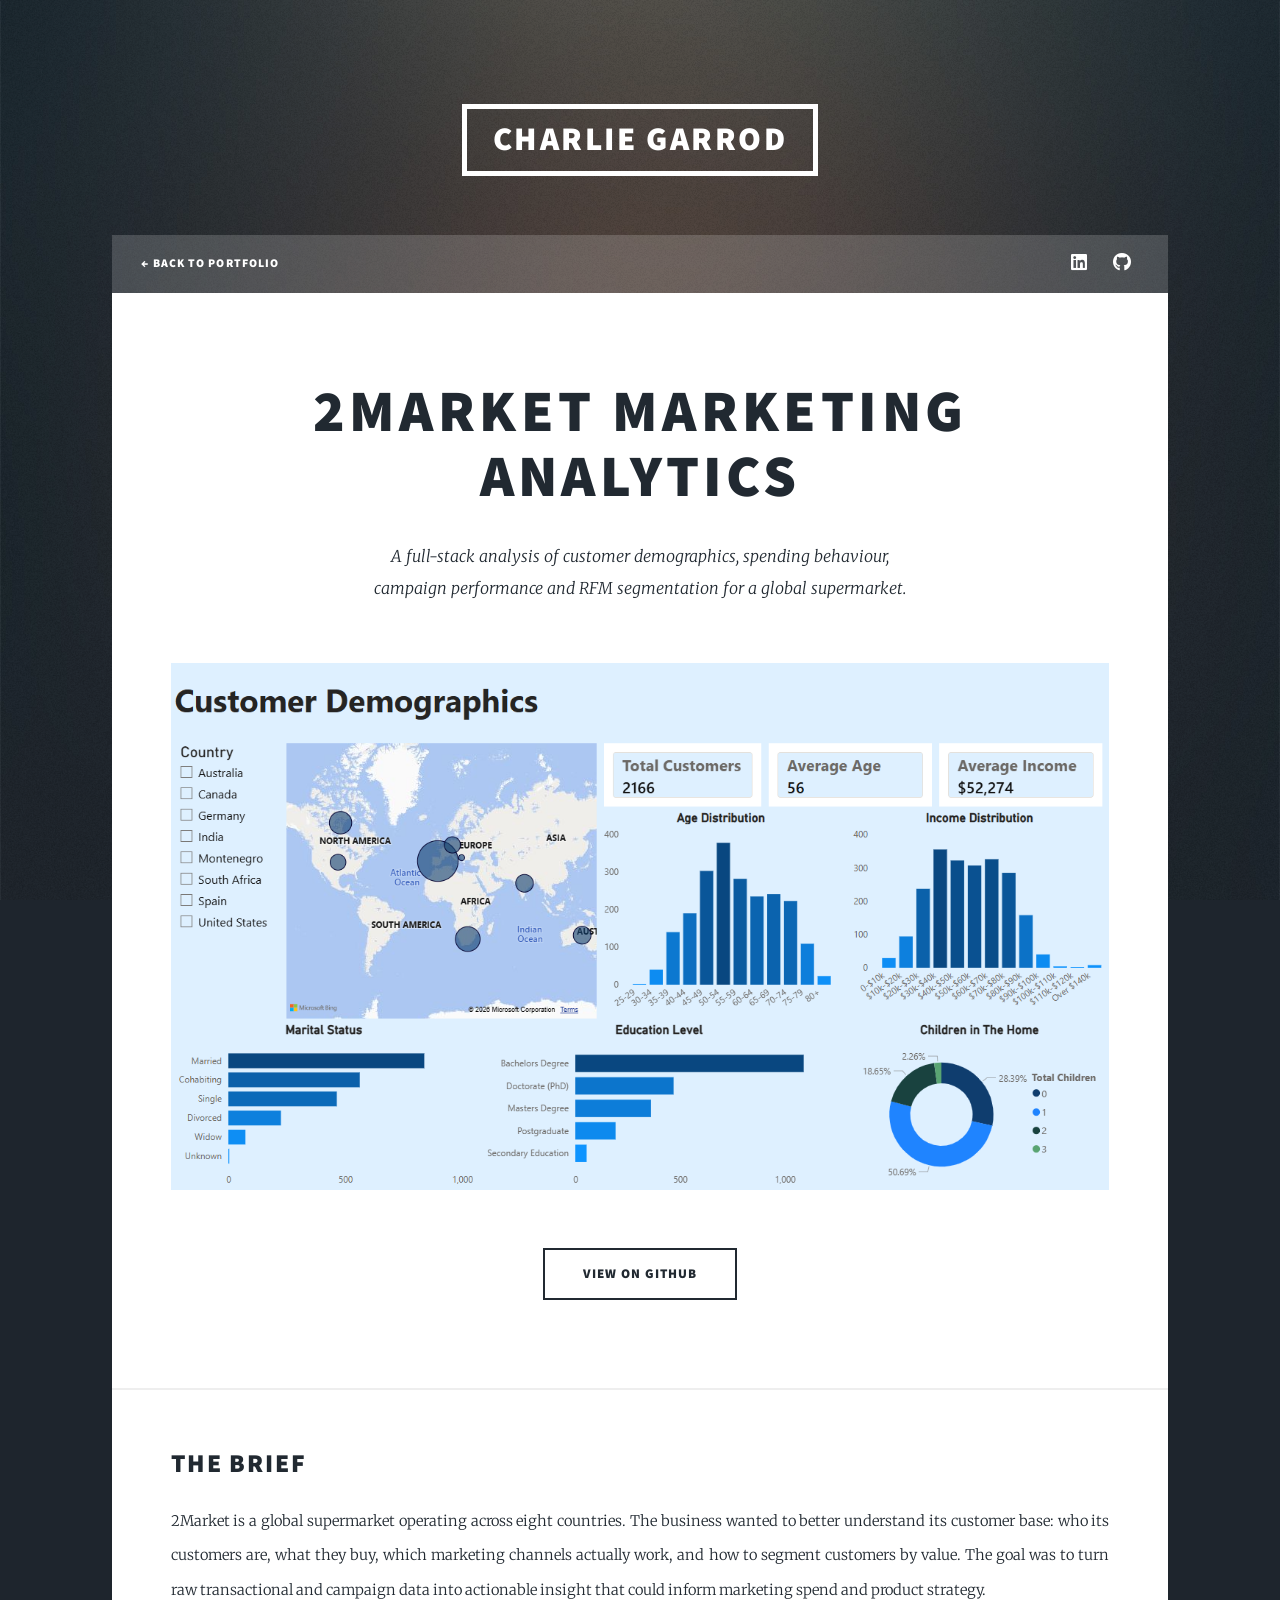
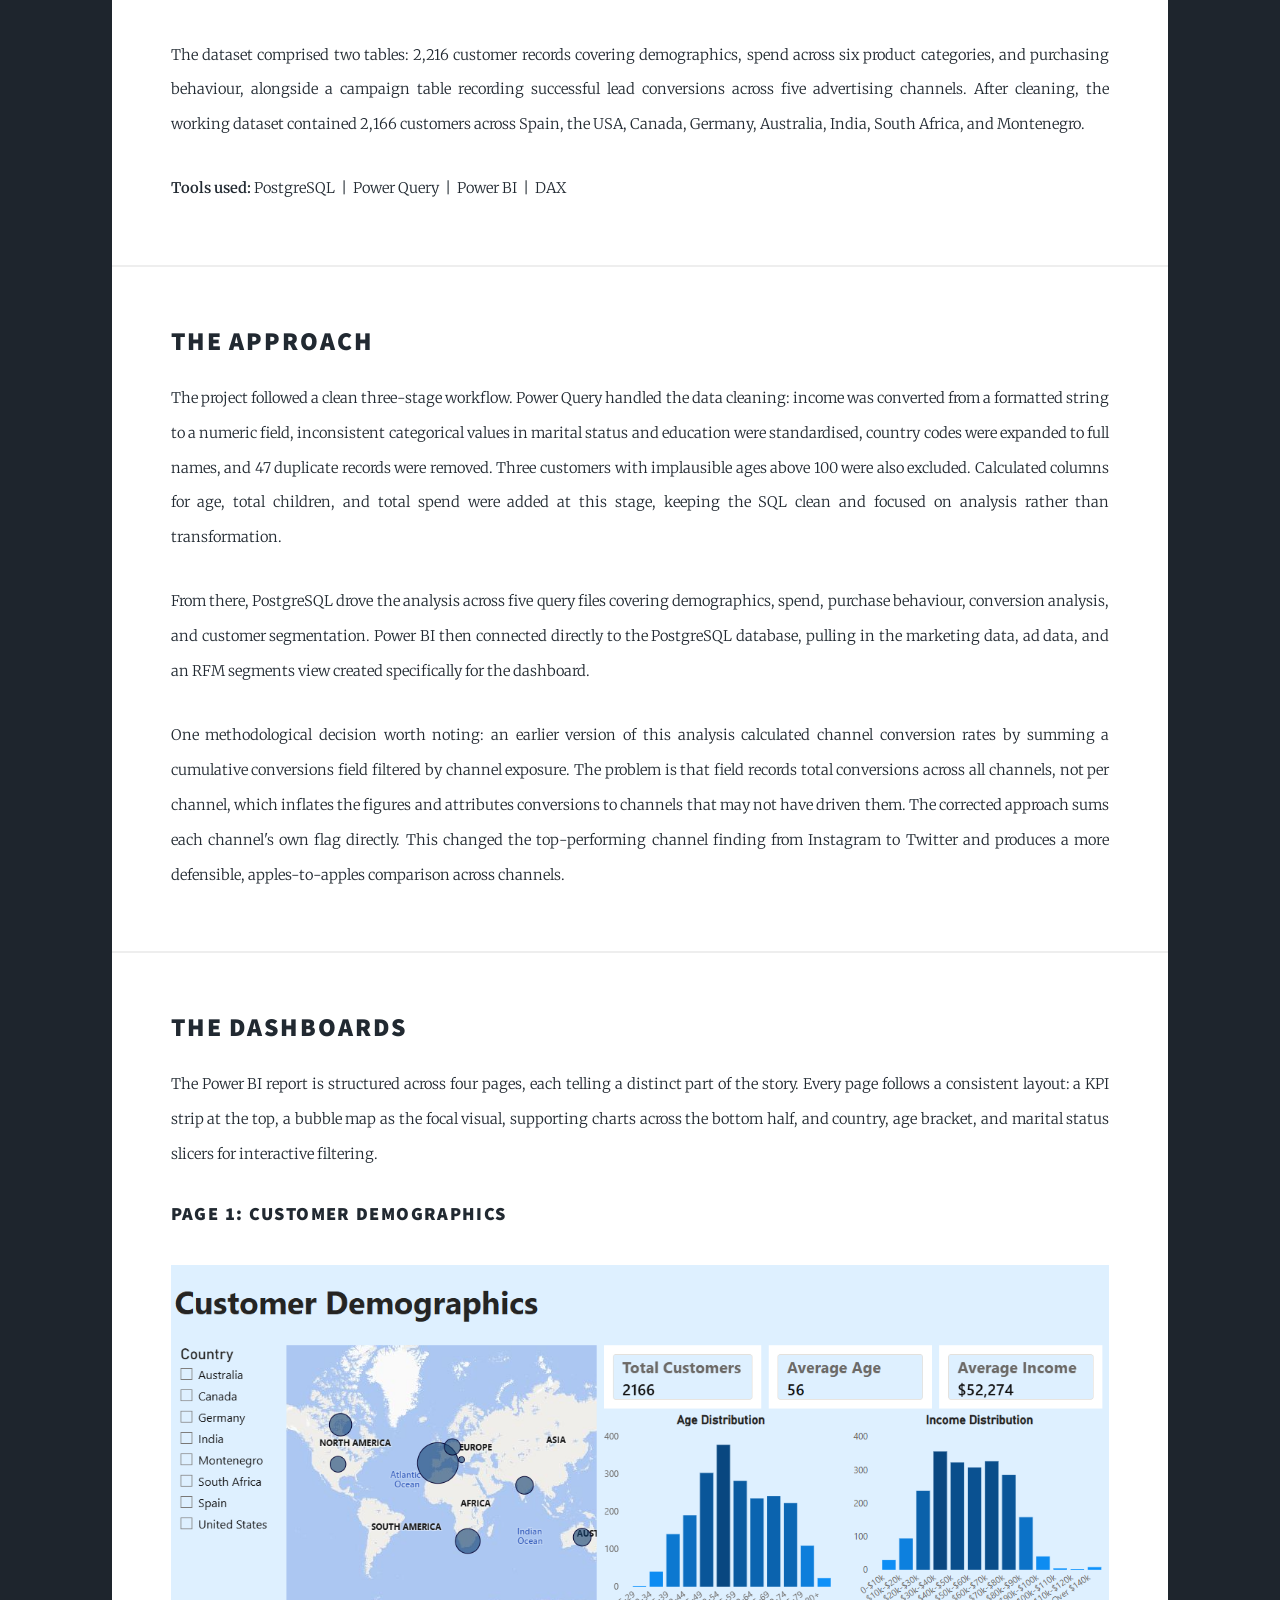
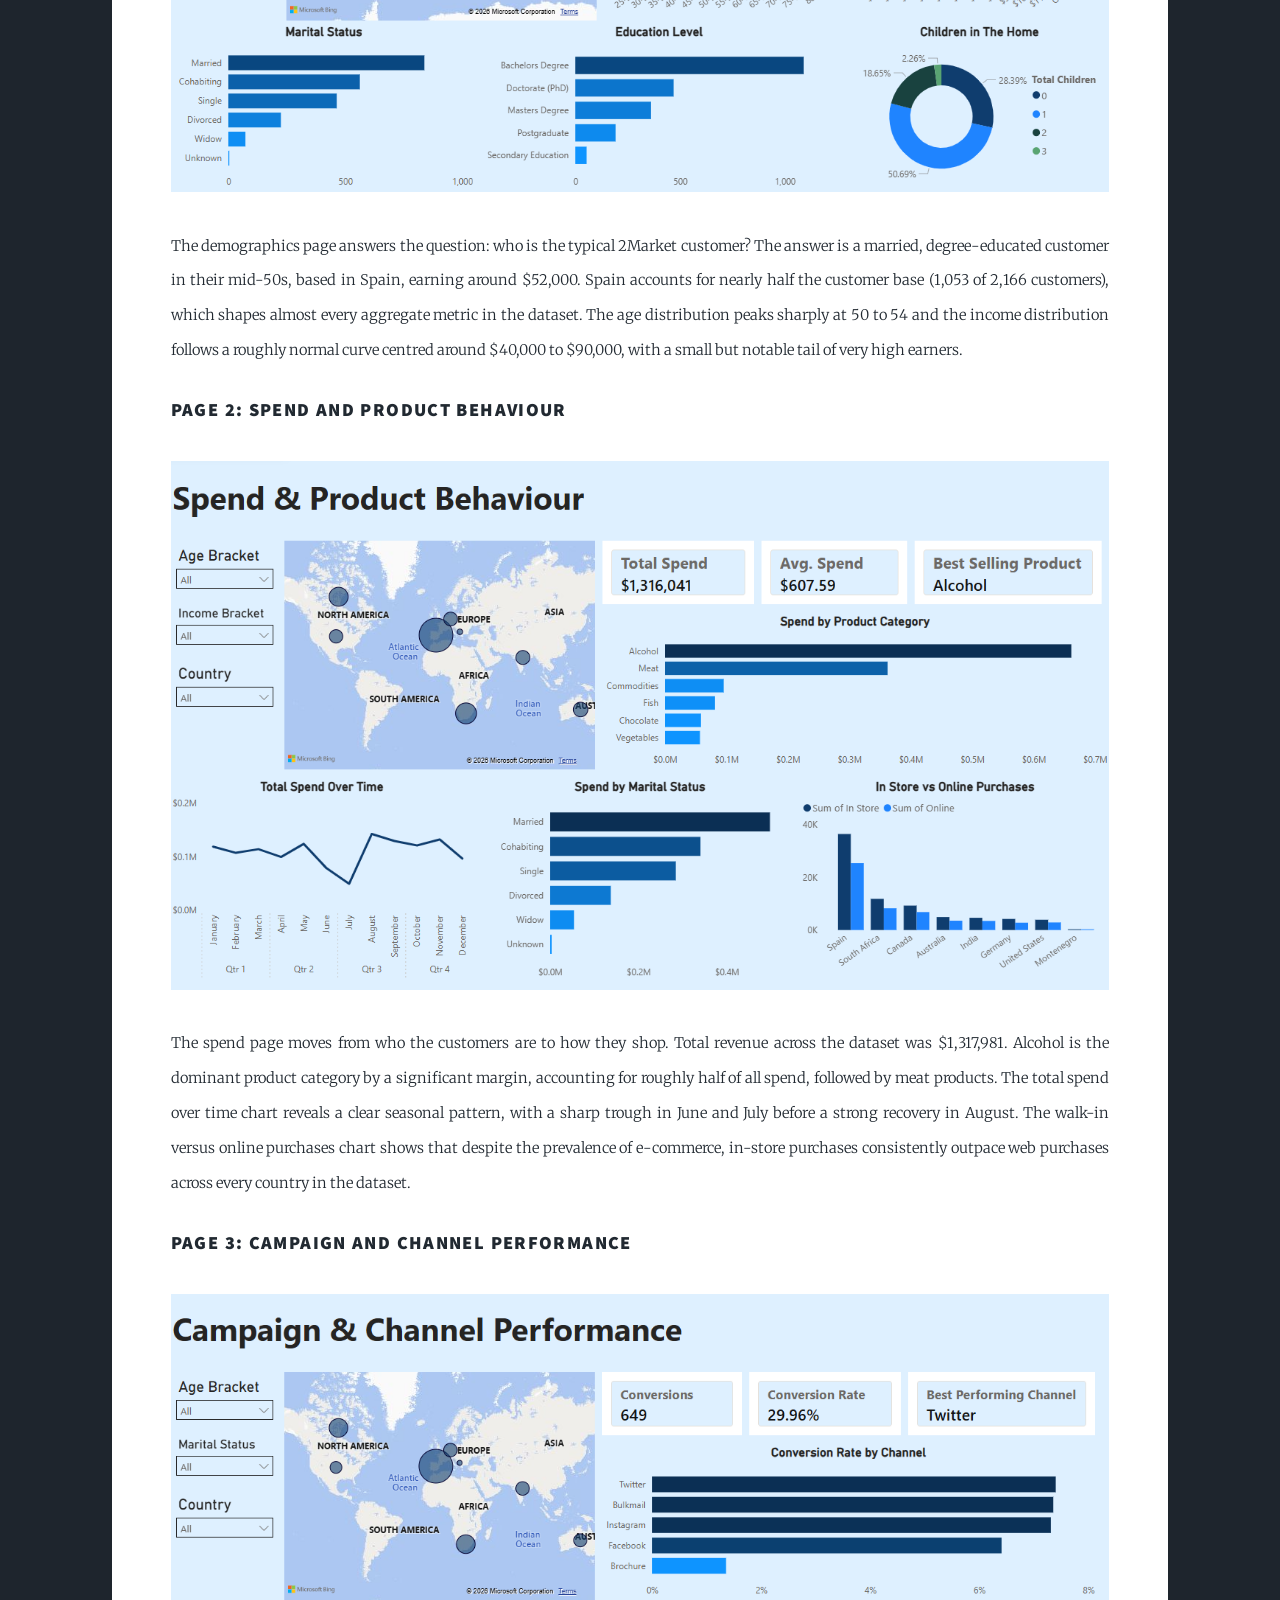
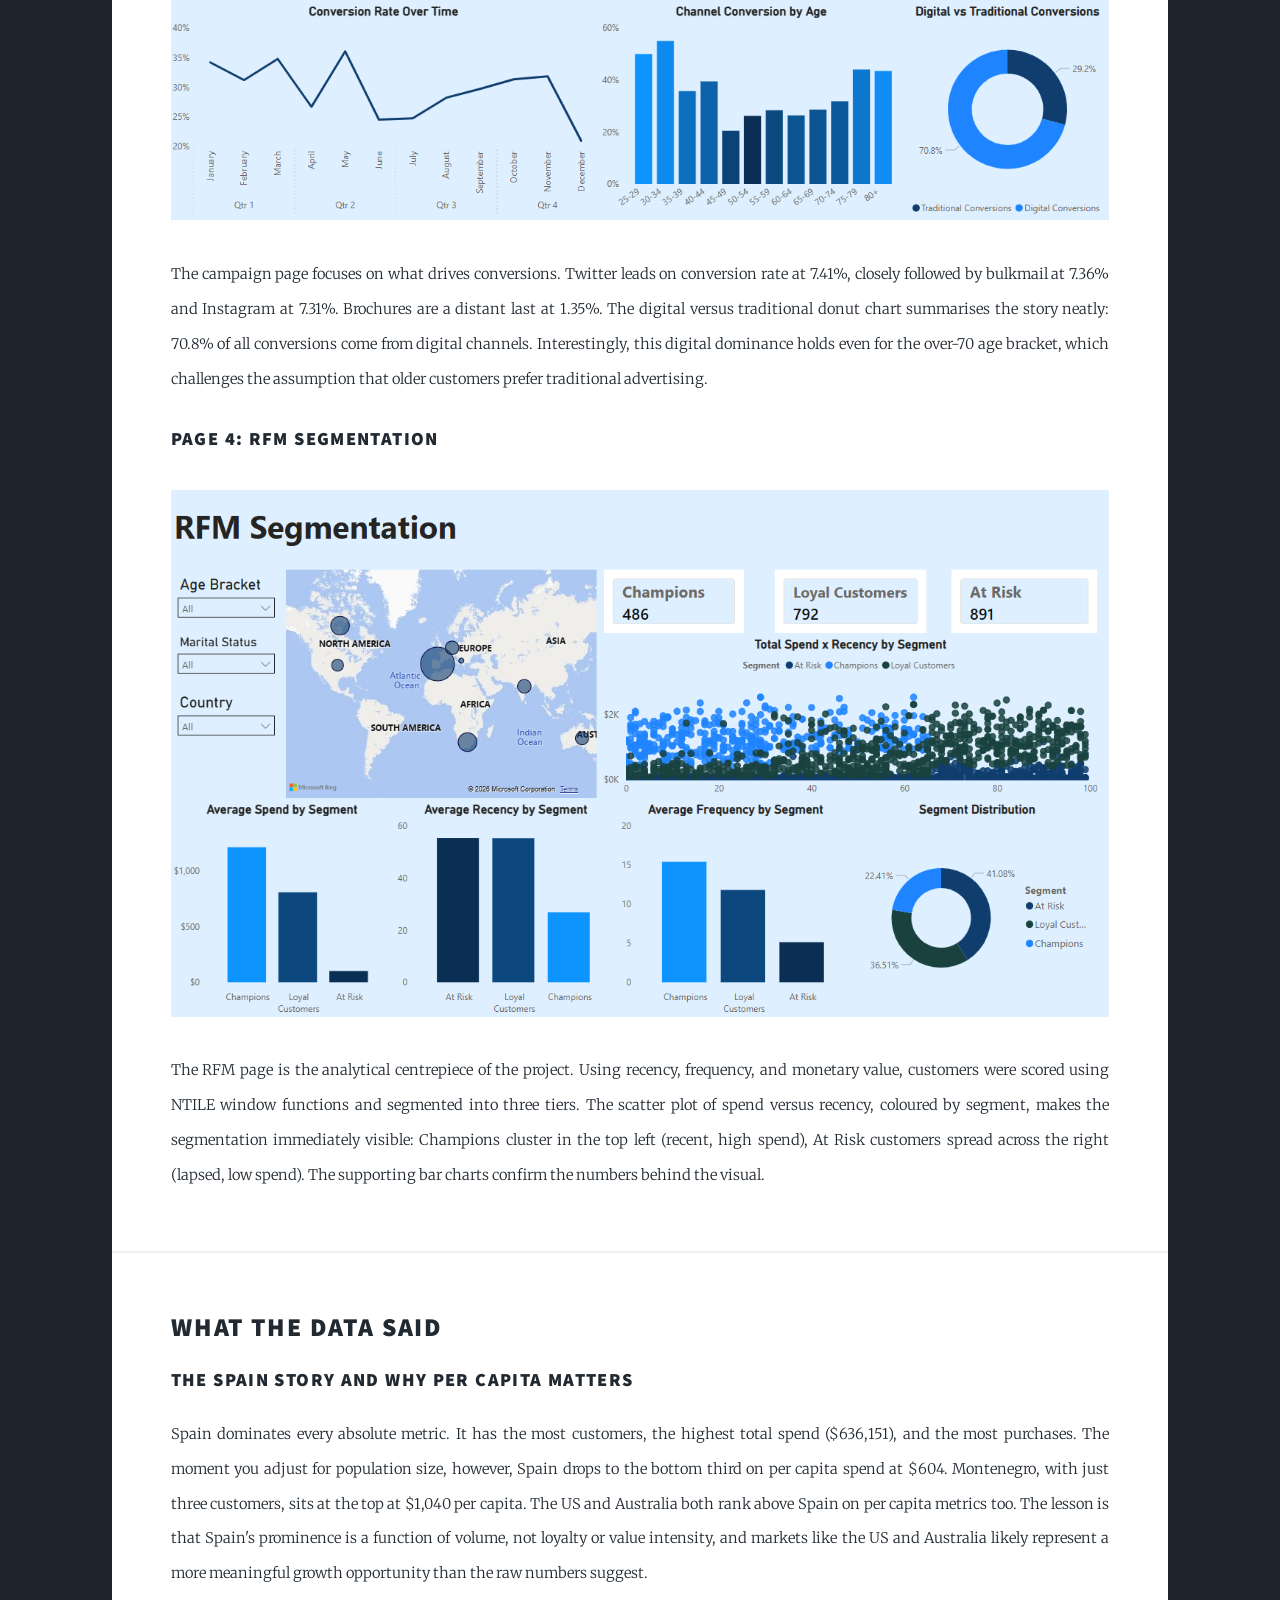
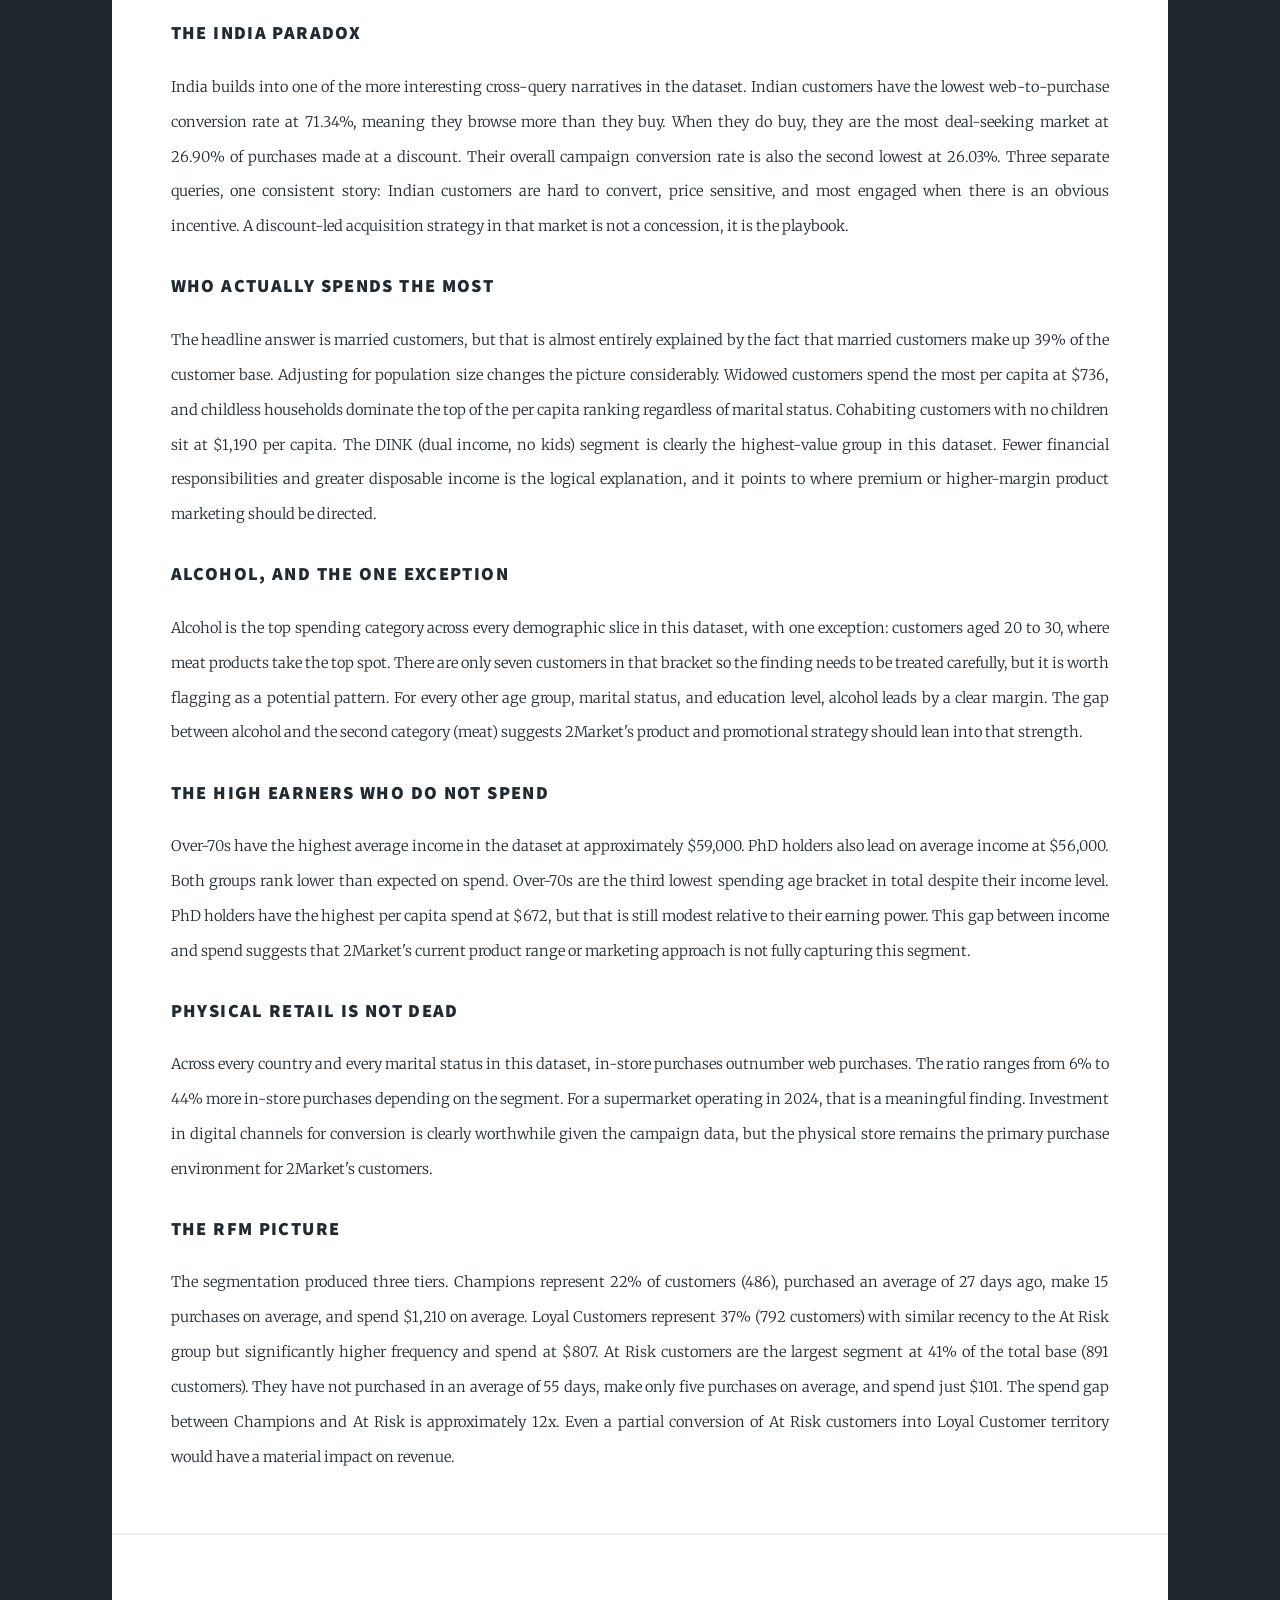
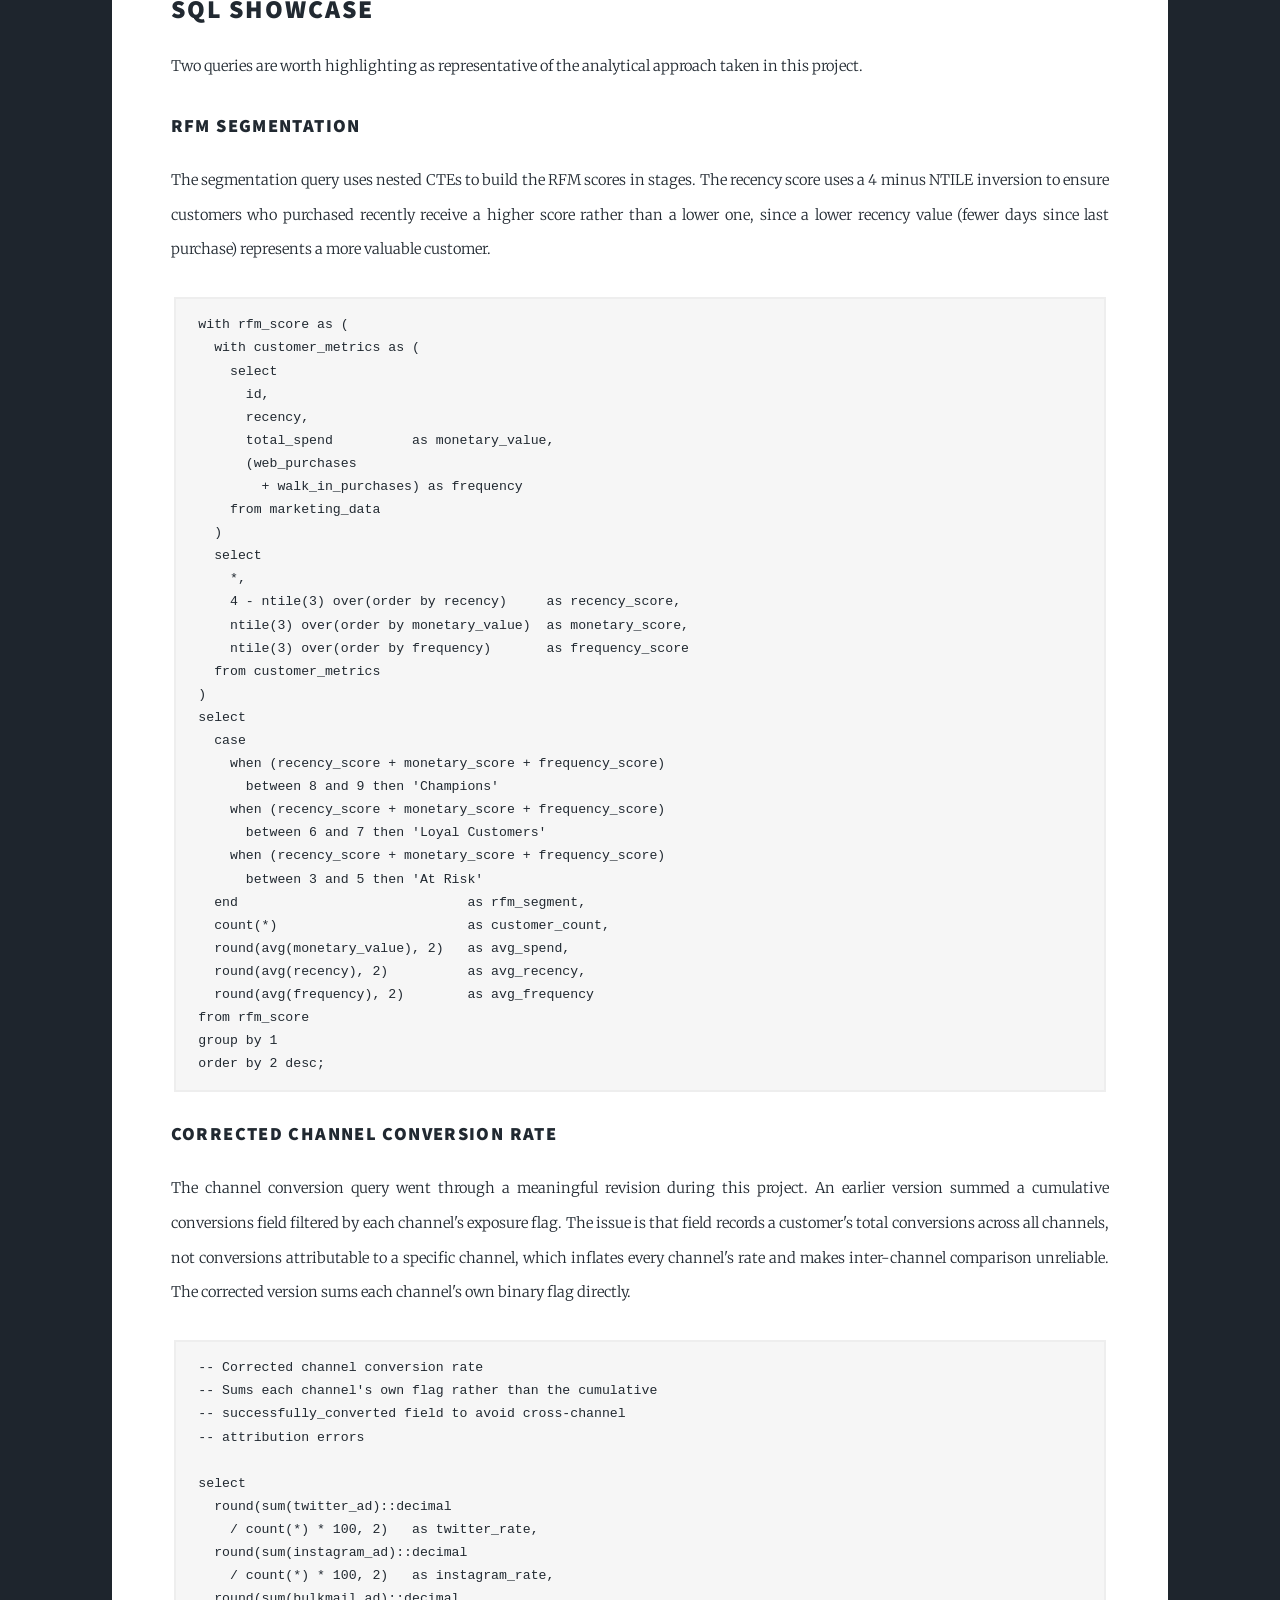
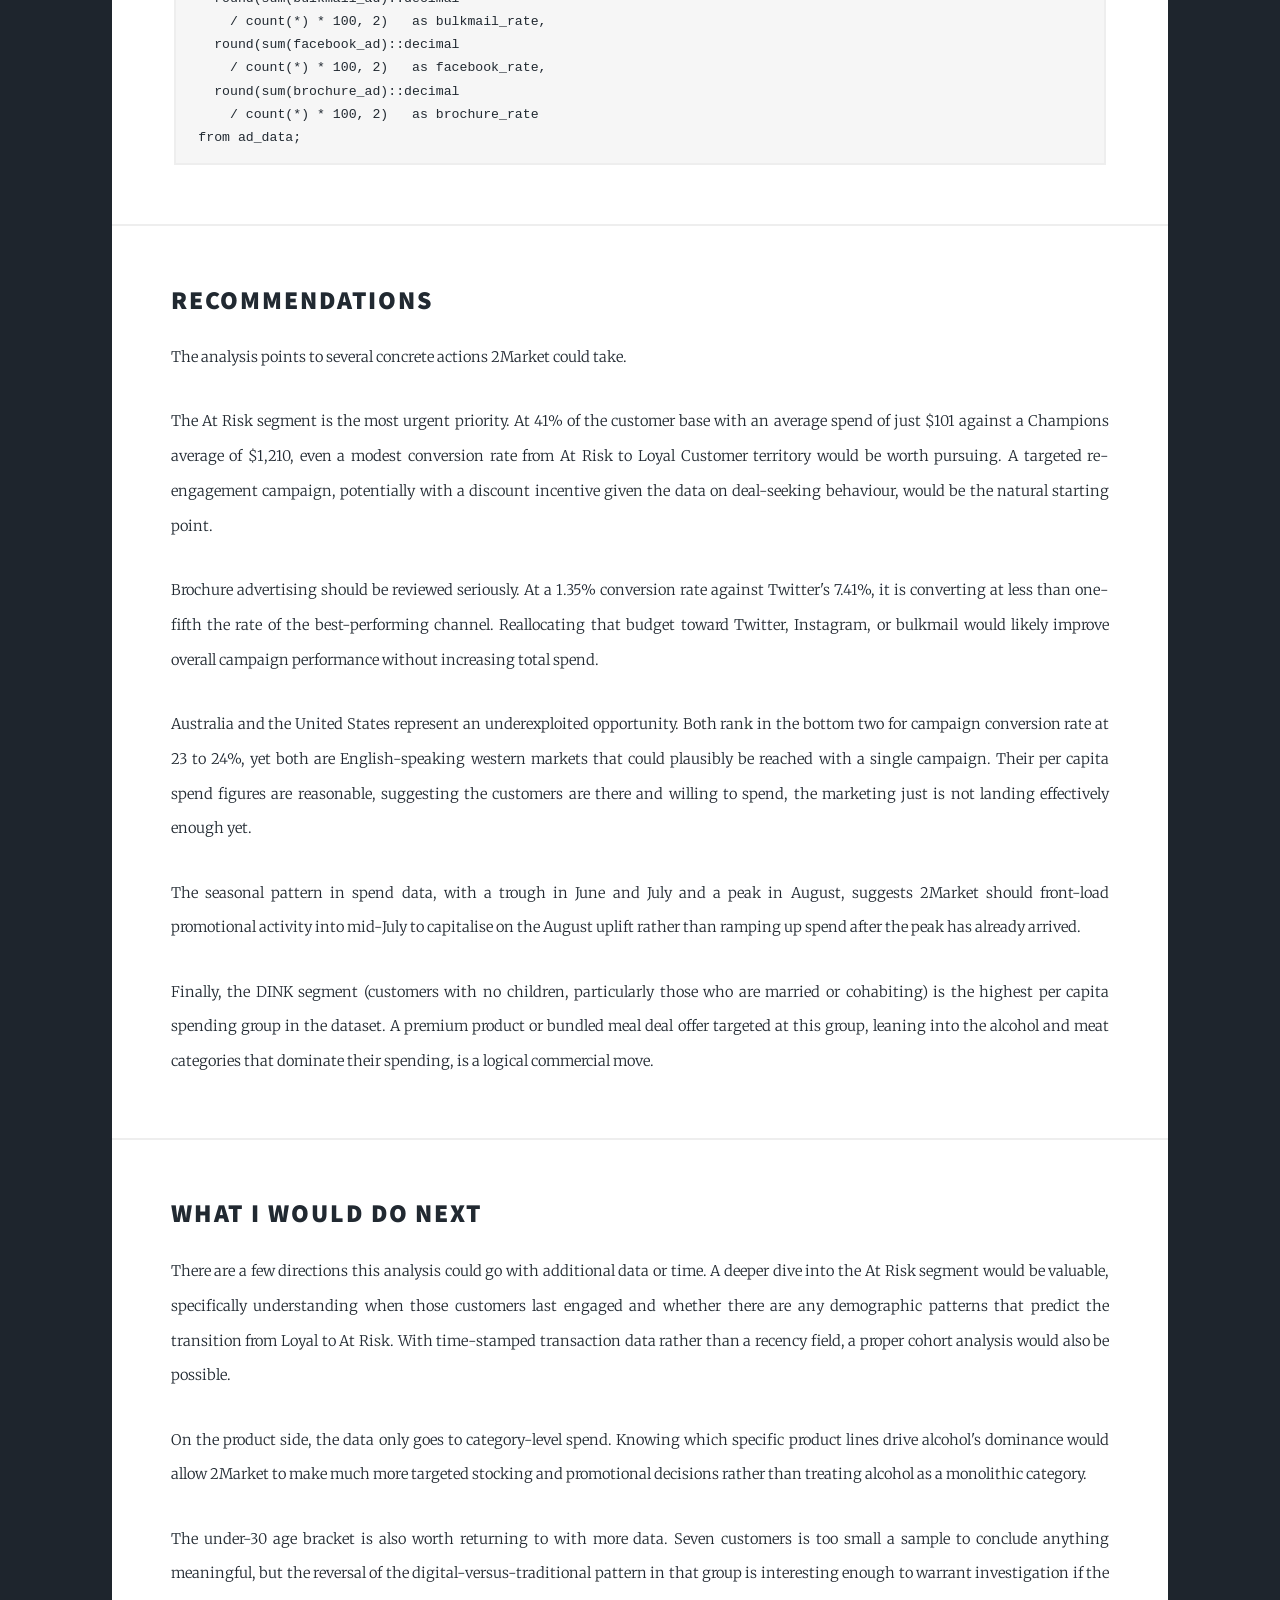
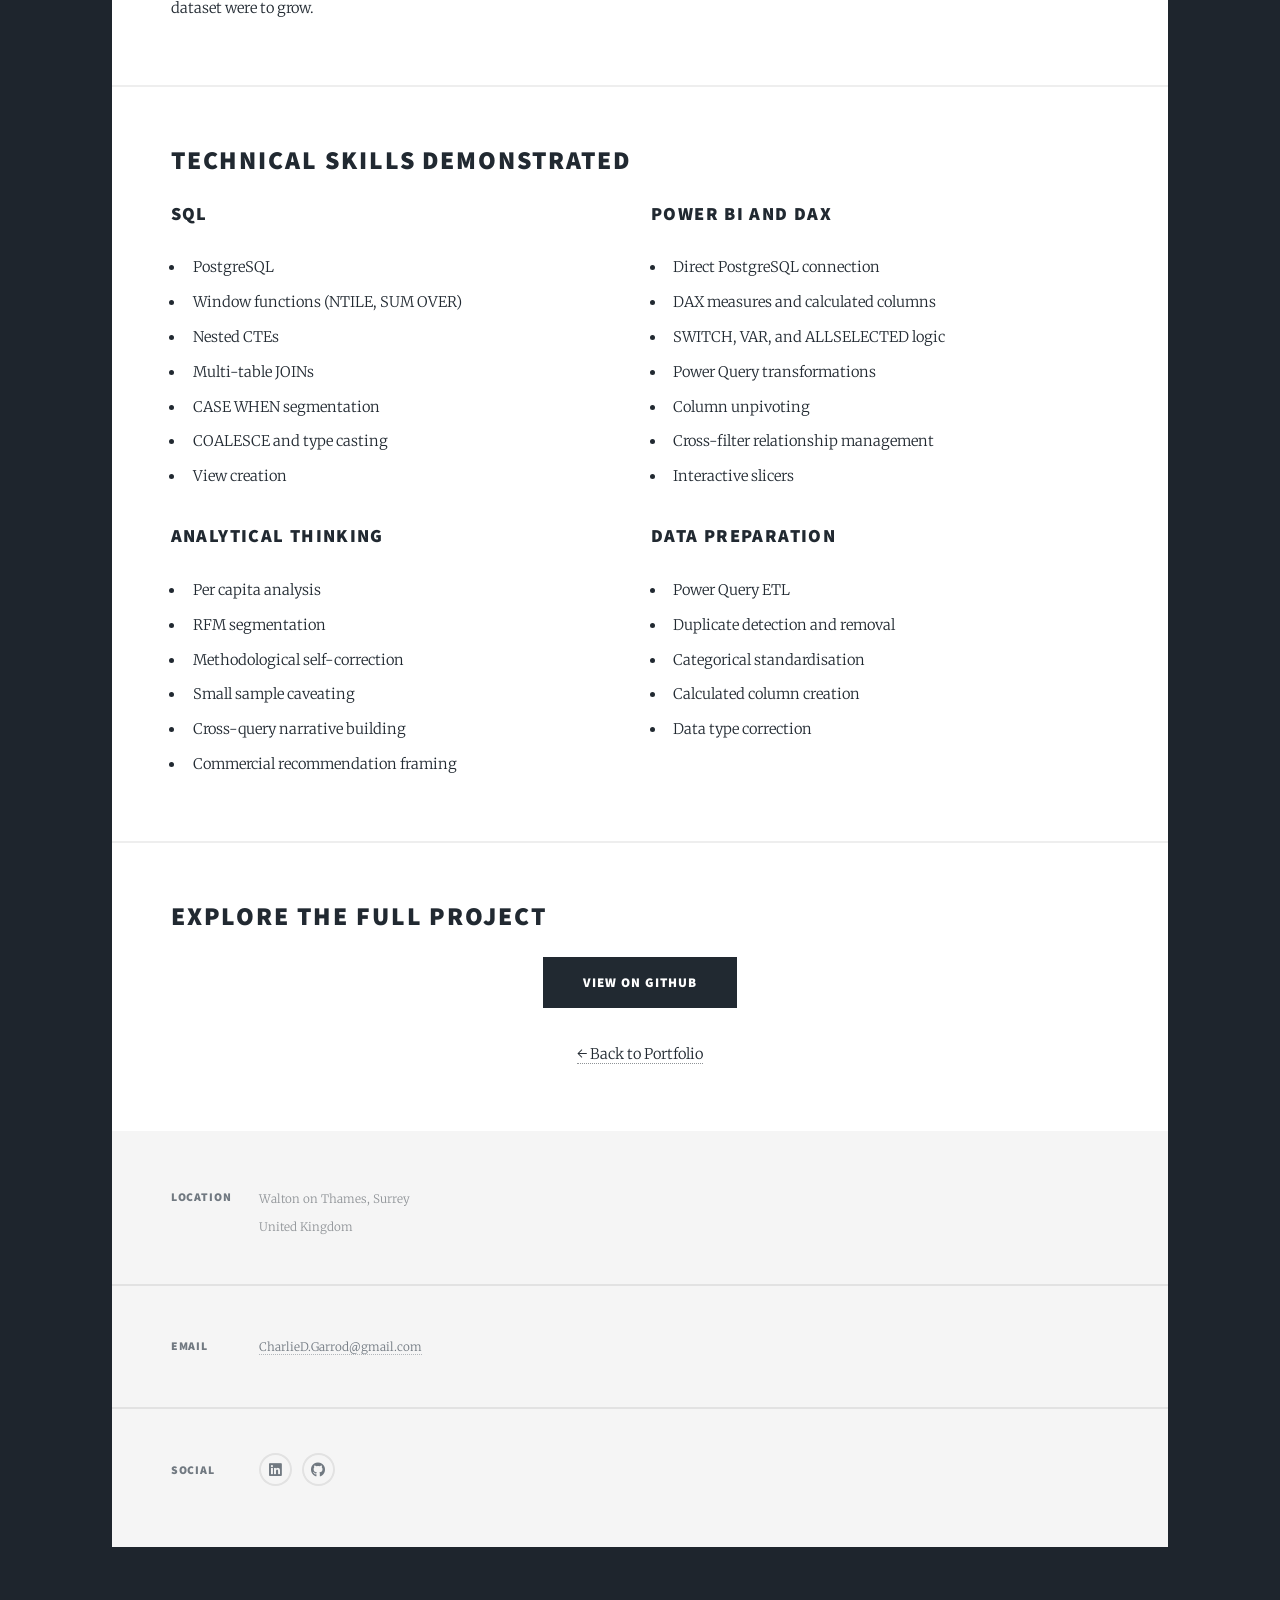
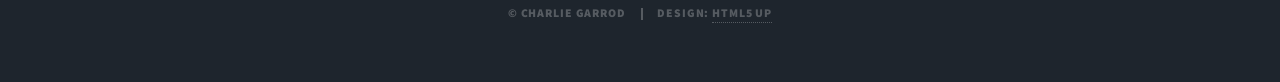
<file: project-2market.html>
<!DOCTYPE HTML>
<html>
	<head>
		<title>2Market Marketing Analytics - Charlie Garrod</title>
		<meta charset="utf-8" />
		<meta name="viewport" content="width=device-width, initial-scale=1, user-scalable=no" />
		<link rel="stylesheet" href="assets/css/main.css" />
		<noscript><link rel="stylesheet" href="assets/css/noscript.css" /></noscript>
	</head>
	<body class="is-preload">

		<!-- Wrapper -->
		<div id="wrapper" class="fade-in">

			<!-- Header -->
			<header id="header">
				<a href="index.html" class="logo">Charlie Garrod</a>
			</header>

			<!-- Nav -->
			<nav id="nav">
				<ul class="links">
					<li><a href="index.html">← Back to Portfolio</a></li>
				</ul>
				<ul class="icons">
					<li><a href="https://www.linkedin.com/in/Charlesdgarrod" target="_blank" rel="noopener" class="icon brands fa-linkedin"><span class="label">LinkedIn</span></a></li>
					<li><a href="https://github.com/charliedgarrod" target="_blank" rel="noopener" class="icon brands fa-github"><span class="label">GitHub</span></a></li>
				</ul>
			</nav>

			<!-- Main -->
			<div id="main">

				<!-- Hero -->
				<article class="post featured">
					<header class="major">
						<h1>2Market Marketing Analytics</h1>
						<p>A full-stack analysis of customer demographics, spending behaviour,<br />
						campaign performance and RFM segmentation for a global supermarket.</p>
					</header>
					<a href="#" class="image main"><img src="images/2market_demographics.png" alt="2Market Dashboard Overview" /></a>
					<ul class="actions special">
						<li><a href="https://github.com/charliedgarrod/2market-marketing-analytics" target="_blank" rel="noopener" class="button large">View on GitHub</a></li>
					</ul>
				</article>

				<!-- The Brief -->
				<section>
					<header>
						<h2>The Brief</h2>
					</header>
					<p>2Market is a global supermarket operating across eight countries. The business wanted to better understand its customer base: who its customers are, what they buy, which marketing channels actually work, and how to segment customers by value. The goal was to turn raw transactional and campaign data into actionable insight that could inform marketing spend and product strategy.</p>

					<p>The dataset comprised two tables: 2,216 customer records covering demographics, spend across six product categories, and purchasing behaviour, alongside a campaign table recording successful lead conversions across five advertising channels. After cleaning, the working dataset contained 2,166 customers across Spain, the USA, Canada, Germany, Australia, India, South Africa, and Montenegro.</p>

					<p><strong>Tools used:</strong> PostgreSQL &nbsp;|&nbsp; Power Query &nbsp;|&nbsp; Power BI &nbsp;|&nbsp; DAX</p>
				</section>

				<!-- The Approach -->
				<section>
					<header>
						<h2>The Approach</h2>
					</header>
					<p>The project followed a clean three-stage workflow. Power Query handled the data cleaning: income was converted from a formatted string to a numeric field, inconsistent categorical values in marital status and education were standardised, country codes were expanded to full names, and 47 duplicate records were removed. Three customers with implausible ages above 100 were also excluded. Calculated columns for age, total children, and total spend were added at this stage, keeping the SQL clean and focused on analysis rather than transformation.</p>

					<p>From there, PostgreSQL drove the analysis across five query files covering demographics, spend, purchase behaviour, conversion analysis, and customer segmentation. Power BI then connected directly to the PostgreSQL database, pulling in the marketing data, ad data, and an RFM segments view created specifically for the dashboard.</p>

					<p>One methodological decision worth noting: an earlier version of this analysis calculated channel conversion rates by summing a cumulative conversions field filtered by channel exposure. The problem is that field records total conversions across all channels, not per channel, which inflates the figures and attributes conversions to channels that may not have driven them. The corrected approach sums each channel's own flag directly. This changed the top-performing channel finding from Instagram to Twitter and produces a more defensible, apples-to-apples comparison across channels.</p>
				</section>

				<!-- Dashboards -->
				<section>
					<header>
						<h2>The Dashboards</h2>
					</header>
					<p>The Power BI report is structured across four pages, each telling a distinct part of the story. Every page follows a consistent layout: a KPI strip at the top, a bubble map as the focal visual, supporting charts across the bottom half, and country, age bracket, and marital status slicers for interactive filtering.</p>

					<h3>Page 1: Customer Demographics</h3>
					<span class="image fit"><img src="images/2market_demographics.png" alt="Customer Demographics Dashboard" /></span>
					<p>The demographics page answers the question: who is the typical 2Market customer? The answer is a married, degree-educated customer in their mid-50s, based in Spain, earning around $52,000. Spain accounts for nearly half the customer base (1,053 of 2,166 customers), which shapes almost every aggregate metric in the dataset. The age distribution peaks sharply at 50 to 54 and the income distribution follows a roughly normal curve centred around $40,000 to $90,000, with a small but notable tail of very high earners.</p>

					<h3>Page 2: Spend and Product Behaviour</h3>
					<span class="image fit"><img src="images/2market_spend.png" alt="Spend and Product Behaviour Dashboard" /></span>
					<p>The spend page moves from who the customers are to how they shop. Total revenue across the dataset was $1,317,981. Alcohol is the dominant product category by a significant margin, accounting for roughly half of all spend, followed by meat products. The total spend over time chart reveals a clear seasonal pattern, with a sharp trough in June and July before a strong recovery in August. The walk-in versus online purchases chart shows that despite the prevalence of e-commerce, in-store purchases consistently outpace web purchases across every country in the dataset.</p>

					<h3>Page 3: Campaign and Channel Performance</h3>
					<span class="image fit"><img src="images/2market_campaign.png" alt="Campaign and Channel Performance Dashboard" /></span>
					<p>The campaign page focuses on what drives conversions. Twitter leads on conversion rate at 7.41%, closely followed by bulkmail at 7.36% and Instagram at 7.31%. Brochures are a distant last at 1.35%. The digital versus traditional donut chart summarises the story neatly: 70.8% of all conversions come from digital channels. Interestingly, this digital dominance holds even for the over-70 age bracket, which challenges the assumption that older customers prefer traditional advertising.</p>

					<h3>Page 4: RFM Segmentation</h3>
					<span class="image fit"><img src="images/2market_rfm.png" alt="RFM Segmentation Dashboard" /></span>
					<p>The RFM page is the analytical centrepiece of the project. Using recency, frequency, and monetary value, customers were scored using NTILE window functions and segmented into three tiers. The scatter plot of spend versus recency, coloured by segment, makes the segmentation immediately visible: Champions cluster in the top left (recent, high spend), At Risk customers spread across the right (lapsed, low spend). The supporting bar charts confirm the numbers behind the visual.</p>
				</section>

				<!-- Key Findings -->
				<section>
					<header>
						<h2>What the Data Said</h2>
					</header>

					<h3>The Spain story and why per capita matters</h3>
					<p>Spain dominates every absolute metric. It has the most customers, the highest total spend ($636,151), and the most purchases. The moment you adjust for population size, however, Spain drops to the bottom third on per capita spend at $604. Montenegro, with just three customers, sits at the top at $1,040 per capita. The US and Australia both rank above Spain on per capita metrics too. The lesson is that Spain's prominence is a function of volume, not loyalty or value intensity, and markets like the US and Australia likely represent a more meaningful growth opportunity than the raw numbers suggest.</p>

					<h3>The India paradox</h3>
					<p>India builds into one of the more interesting cross-query narratives in the dataset. Indian customers have the lowest web-to-purchase conversion rate at 71.34%, meaning they browse more than they buy. When they do buy, they are the most deal-seeking market at 26.90% of purchases made at a discount. Their overall campaign conversion rate is also the second lowest at 26.03%. Three separate queries, one consistent story: Indian customers are hard to convert, price sensitive, and most engaged when there is an obvious incentive. A discount-led acquisition strategy in that market is not a concession, it is the playbook.</p>

					<h3>Who actually spends the most</h3>
					<p>The headline answer is married customers, but that is almost entirely explained by the fact that married customers make up 39% of the customer base. Adjusting for population size changes the picture considerably. Widowed customers spend the most per capita at $736, and childless households dominate the top of the per capita ranking regardless of marital status. Cohabiting customers with no children sit at $1,190 per capita. The DINK (dual income, no kids) segment is clearly the highest-value group in this dataset. Fewer financial responsibilities and greater disposable income is the logical explanation, and it points to where premium or higher-margin product marketing should be directed.</p>

					<h3>Alcohol, and the one exception</h3>
					<p>Alcohol is the top spending category across every demographic slice in this dataset, with one exception: customers aged 20 to 30, where meat products take the top spot. There are only seven customers in that bracket so the finding needs to be treated carefully, but it is worth flagging as a potential pattern. For every other age group, marital status, and education level, alcohol leads by a clear margin. The gap between alcohol and the second category (meat) suggests 2Market's product and promotional strategy should lean into that strength.</p>

					<h3>The high earners who do not spend</h3>
					<p>Over-70s have the highest average income in the dataset at approximately $59,000. PhD holders also lead on average income at $56,000. Both groups rank lower than expected on spend. Over-70s are the third lowest spending age bracket in total despite their income level. PhD holders have the highest per capita spend at $672, but that is still modest relative to their earning power. This gap between income and spend suggests that 2Market's current product range or marketing approach is not fully capturing this segment.</p>

					<h3>Physical retail is not dead</h3>
					<p>Across every country and every marital status in this dataset, in-store purchases outnumber web purchases. The ratio ranges from 6% to 44% more in-store purchases depending on the segment. For a supermarket operating in 2024, that is a meaningful finding. Investment in digital channels for conversion is clearly worthwhile given the campaign data, but the physical store remains the primary purchase environment for 2Market's customers.</p>

					<h3>The RFM picture</h3>
					<p>The segmentation produced three tiers. Champions represent 22% of customers (486), purchased an average of 27 days ago, make 15 purchases on average, and spend $1,210 on average. Loyal Customers represent 37% (792 customers) with similar recency to the At Risk group but significantly higher frequency and spend at $807. At Risk customers are the largest segment at 41% of the total base (891 customers). They have not purchased in an average of 55 days, make only five purchases on average, and spend just $101. The spend gap between Champions and At Risk is approximately 12x. Even a partial conversion of At Risk customers into Loyal Customer territory would have a material impact on revenue.</p>
				</section>

				<!-- SQL Showcase -->
				<section>
					<header>
						<h2>SQL Showcase</h2>
					</header>
					<p>Two queries are worth highlighting as representative of the analytical approach taken in this project.</p>

					<h3>RFM Segmentation</h3>
					<p>The segmentation query uses nested CTEs to build the RFM scores in stages. The recency score uses a 4 minus NTILE inversion to ensure customers who purchased recently receive a higher score rather than a lower one, since a lower recency value (fewer days since last purchase) represents a more valuable customer.</p>

<pre><code>with rfm_score as (
  with customer_metrics as (
    select
      id,
      recency,
      total_spend          as monetary_value,
      (web_purchases
        + walk_in_purchases) as frequency
    from marketing_data
  )
  select
    *,
    4 - ntile(3) over(order by recency)     as recency_score,
    ntile(3) over(order by monetary_value)  as monetary_score,
    ntile(3) over(order by frequency)       as frequency_score
  from customer_metrics
)
select
  case
    when (recency_score + monetary_score + frequency_score)
      between 8 and 9 then 'Champions'
    when (recency_score + monetary_score + frequency_score)
      between 6 and 7 then 'Loyal Customers'
    when (recency_score + monetary_score + frequency_score)
      between 3 and 5 then 'At Risk'
  end                             as rfm_segment,
  count(*)                        as customer_count,
  round(avg(monetary_value), 2)   as avg_spend,
  round(avg(recency), 2)          as avg_recency,
  round(avg(frequency), 2)        as avg_frequency
from rfm_score
group by 1
order by 2 desc;</code></pre>

					<h3>Corrected Channel Conversion Rate</h3>
					<p>The channel conversion query went through a meaningful revision during this project. An earlier version summed a cumulative conversions field filtered by each channel's exposure flag. The issue is that field records a customer's total conversions across all channels, not conversions attributable to a specific channel, which inflates every channel's rate and makes inter-channel comparison unreliable. The corrected version sums each channel's own binary flag directly.</p>

<pre><code>-- Corrected channel conversion rate
-- Sums each channel's own flag rather than the cumulative
-- successfully_converted field to avoid cross-channel
-- attribution errors

select
  round(sum(twitter_ad)::decimal
    / count(*) * 100, 2)   as twitter_rate,
  round(sum(instagram_ad)::decimal
    / count(*) * 100, 2)   as instagram_rate,
  round(sum(bulkmail_ad)::decimal
    / count(*) * 100, 2)   as bulkmail_rate,
  round(sum(facebook_ad)::decimal
    / count(*) * 100, 2)   as facebook_rate,
  round(sum(brochure_ad)::decimal
    / count(*) * 100, 2)   as brochure_rate
from ad_data;</code></pre>

				</section>

				<!-- Recommendations -->
				<section>
					<header>
						<h2>Recommendations</h2>
					</header>

					<p>The analysis points to several concrete actions 2Market could take.</p>

					<p>The At Risk segment is the most urgent priority. At 41% of the customer base with an average spend of just $101 against a Champions average of $1,210, even a modest conversion rate from At Risk to Loyal Customer territory would be worth pursuing. A targeted re-engagement campaign, potentially with a discount incentive given the data on deal-seeking behaviour, would be the natural starting point.</p>

					<p>Brochure advertising should be reviewed seriously. At a 1.35% conversion rate against Twitter's 7.41%, it is converting at less than one-fifth the rate of the best-performing channel. Reallocating that budget toward Twitter, Instagram, or bulkmail would likely improve overall campaign performance without increasing total spend.</p>

					<p>Australia and the United States represent an underexploited opportunity. Both rank in the bottom two for campaign conversion rate at 23 to 24%, yet both are English-speaking western markets that could plausibly be reached with a single campaign. Their per capita spend figures are reasonable, suggesting the customers are there and willing to spend, the marketing just is not landing effectively enough yet.</p>

					<p>The seasonal pattern in spend data, with a trough in June and July and a peak in August, suggests 2Market should front-load promotional activity into mid-July to capitalise on the August uplift rather than ramping up spend after the peak has already arrived.</p>

					<p>Finally, the DINK segment (customers with no children, particularly those who are married or cohabiting) is the highest per capita spending group in the dataset. A premium product or bundled meal deal offer targeted at this group, leaning into the alcohol and meat categories that dominate their spending, is a logical commercial move.</p>
				</section>

				<!-- What Next -->
				<section>
					<header>
						<h2>What I Would Do Next</h2>
					</header>
					<p>There are a few directions this analysis could go with additional data or time. A deeper dive into the At Risk segment would be valuable, specifically understanding when those customers last engaged and whether there are any demographic patterns that predict the transition from Loyal to At Risk. With time-stamped transaction data rather than a recency field, a proper cohort analysis would also be possible.</p>

					<p>On the product side, the data only goes to category-level spend. Knowing which specific product lines drive alcohol's dominance would allow 2Market to make much more targeted stocking and promotional decisions rather than treating alcohol as a monolithic category.</p>

					<p>The under-30 age bracket is also worth returning to with more data. Seven customers is too small a sample to conclude anything meaningful, but the reversal of the digital-versus-traditional pattern in that group is interesting enough to warrant investigation if the dataset were to grow.</p>
				</section>

				<!-- Technical Skills -->
				<section>
					<header>
						<h2>Technical Skills Demonstrated</h2>
					</header>
					<div class="row">
						<div class="col-6 col-12-small">
							<h3>SQL</h3>
							<ul>
								<li>PostgreSQL</li>
								<li>Window functions (NTILE, SUM OVER)</li>
								<li>Nested CTEs</li>
								<li>Multi-table JOINs</li>
								<li>CASE WHEN segmentation</li>
								<li>COALESCE and type casting</li>
								<li>View creation</li>
							</ul>
						</div>
						<div class="col-6 col-12-small">
							<h3>Power BI and DAX</h3>
							<ul>
								<li>Direct PostgreSQL connection</li>
								<li>DAX measures and calculated columns</li>
								<li>SWITCH, VAR, and ALLSELECTED logic</li>
								<li>Power Query transformations</li>
								<li>Column unpivoting</li>
								<li>Cross-filter relationship management</li>
								<li>Interactive slicers</li>
							</ul>
						</div>
						<div class="col-6 col-12-small">
							<h3>Analytical Thinking</h3>
							<ul>
								<li>Per capita analysis</li>
								<li>RFM segmentation</li>
								<li>Methodological self-correction</li>
								<li>Small sample caveating</li>
								<li>Cross-query narrative building</li>
								<li>Commercial recommendation framing</li>
							</ul>
						</div>
						<div class="col-6 col-12-small">
							<h3>Data Preparation</h3>
							<ul>
								<li>Power Query ETL</li>
								<li>Duplicate detection and removal</li>
								<li>Categorical standardisation</li>
								<li>Calculated column creation</li>
								<li>Data type correction</li>
							</ul>
						</div>
					</div>
				</section>

				<!-- Project Links -->
				<section>
					<header>
						<h2>Explore the Full Project</h2>
					</header>
					<ul class="actions special">
						<li><a href="https://github.com/charliedgarrod/2market-marketing-analytics" target="_blank" rel="noopener" class="button large primary">View on GitHub</a></li>
					</ul>
					<p style="text-align: center; margin-top: 2em;"><a href="index.html">← Back to Portfolio</a></p>
				</section>

			</div>

			<!-- Footer -->
			<footer id="footer">
				<section class="split contact">
					<section class="alt">
						<h3>Location</h3>
						<p>Walton on Thames, Surrey<br />
						United Kingdom</p>
					</section>
					<section>
						<h3>Email</h3>
						<p><a href="mailto:CharlieD.Garrod@gmail.com">CharlieD.Garrod@gmail.com</a></p>
					</section>
					<section>
						<h3>Social</h3>
						<ul class="icons alt">
							<li><a href="https://www.linkedin.com/in/Charlesdgarrod" target="_blank" rel="noopener" class="icon brands fa-linkedin"><span class="label">LinkedIn</span></a></li>
							<li><a href="https://github.com/charliedgarrod" target="_blank" rel="noopener" class="icon brands fa-github"><span class="label">GitHub</span></a></li>
						</ul>
					</section>
				</section>
			</footer>

			<!-- Copyright -->
			<div id="copyright">
				<ul><li>&copy; Charlie Garrod</li><li>Design: <a href="https://html5up.net">HTML5 UP</a></li></ul>
			</div>

		</div>

		<!-- Scripts -->
		<script src="assets/js/jquery.min.js"></script>
		<script src="assets/js/jquery.scrollex.min.js"></script>
		<script src="assets/js/jquery.scrolly.min.js"></script>
		<script src="assets/js/browser.min.js"></script>
		<script src="assets/js/breakpoints.min.js"></script>
		<script src="assets/js/util.js"></script>
		<script src="assets/js/main.js"></script>

	</body>
</html>
</file>
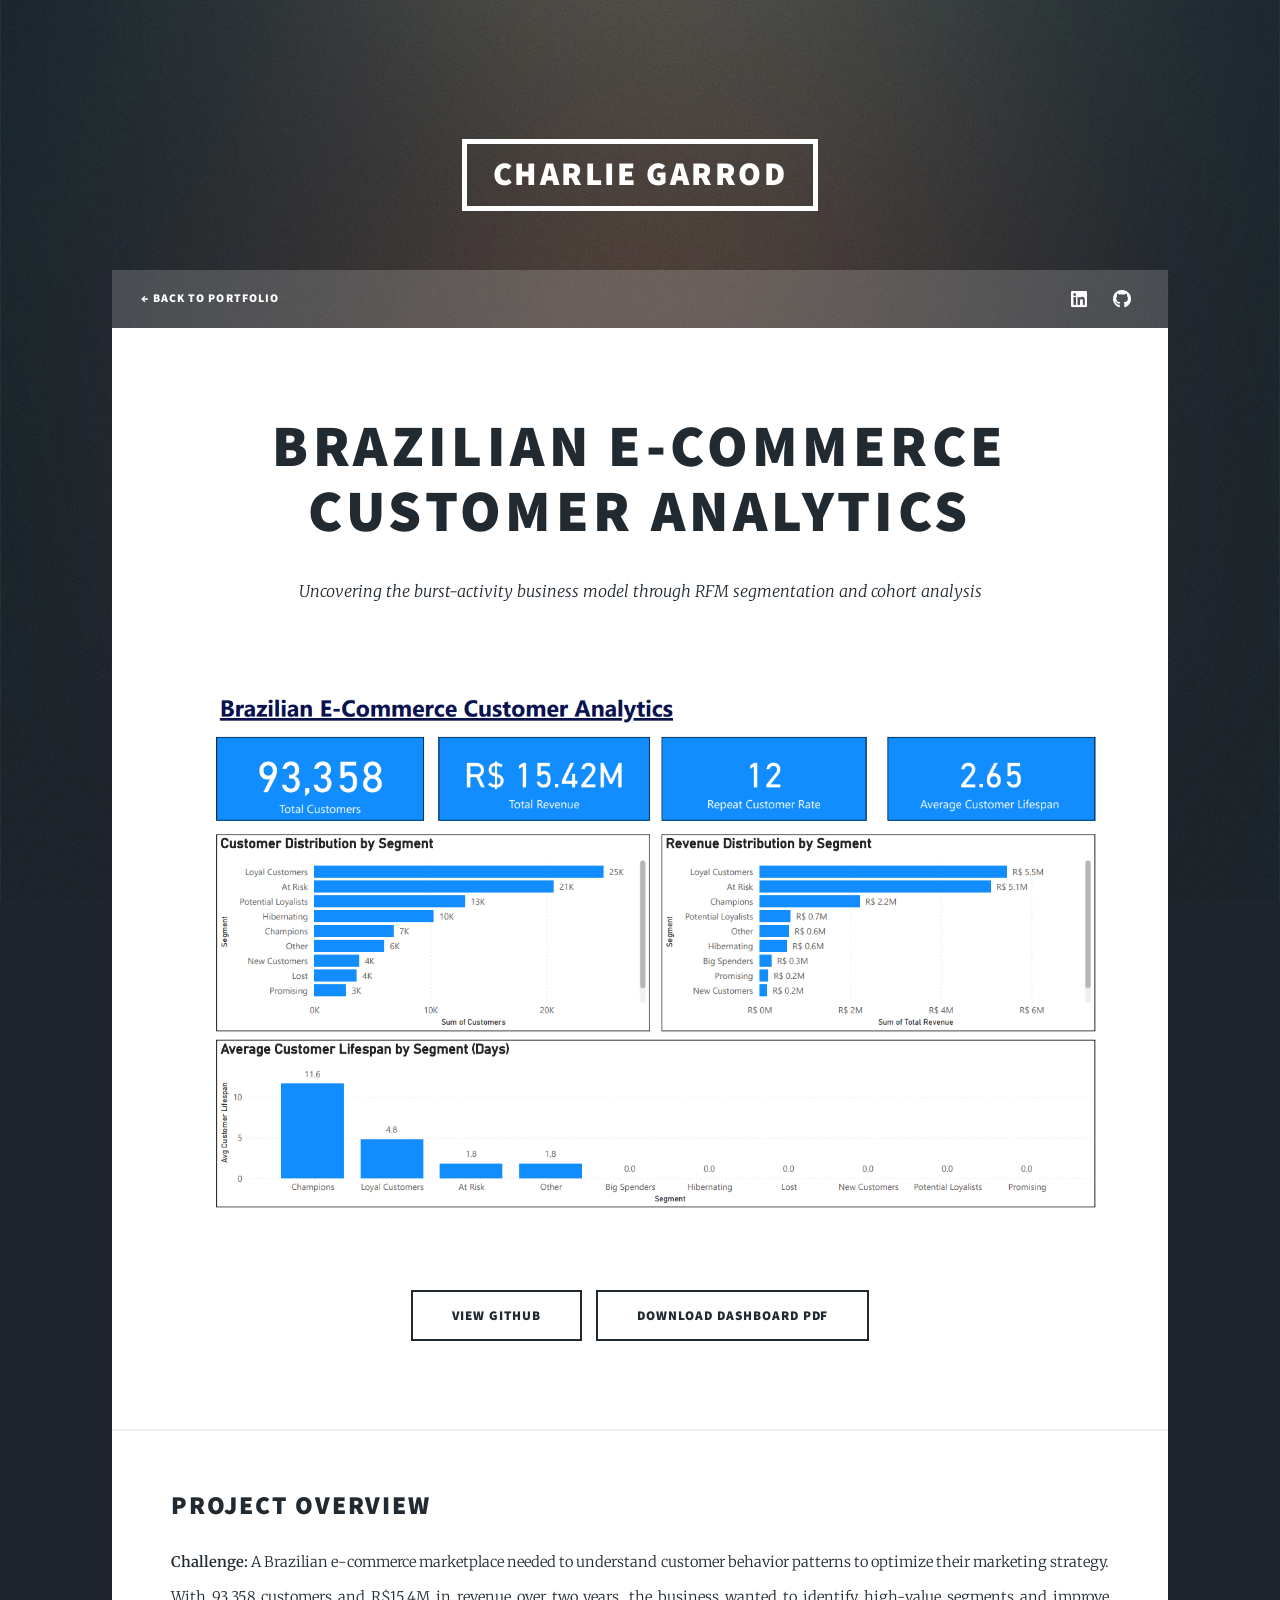
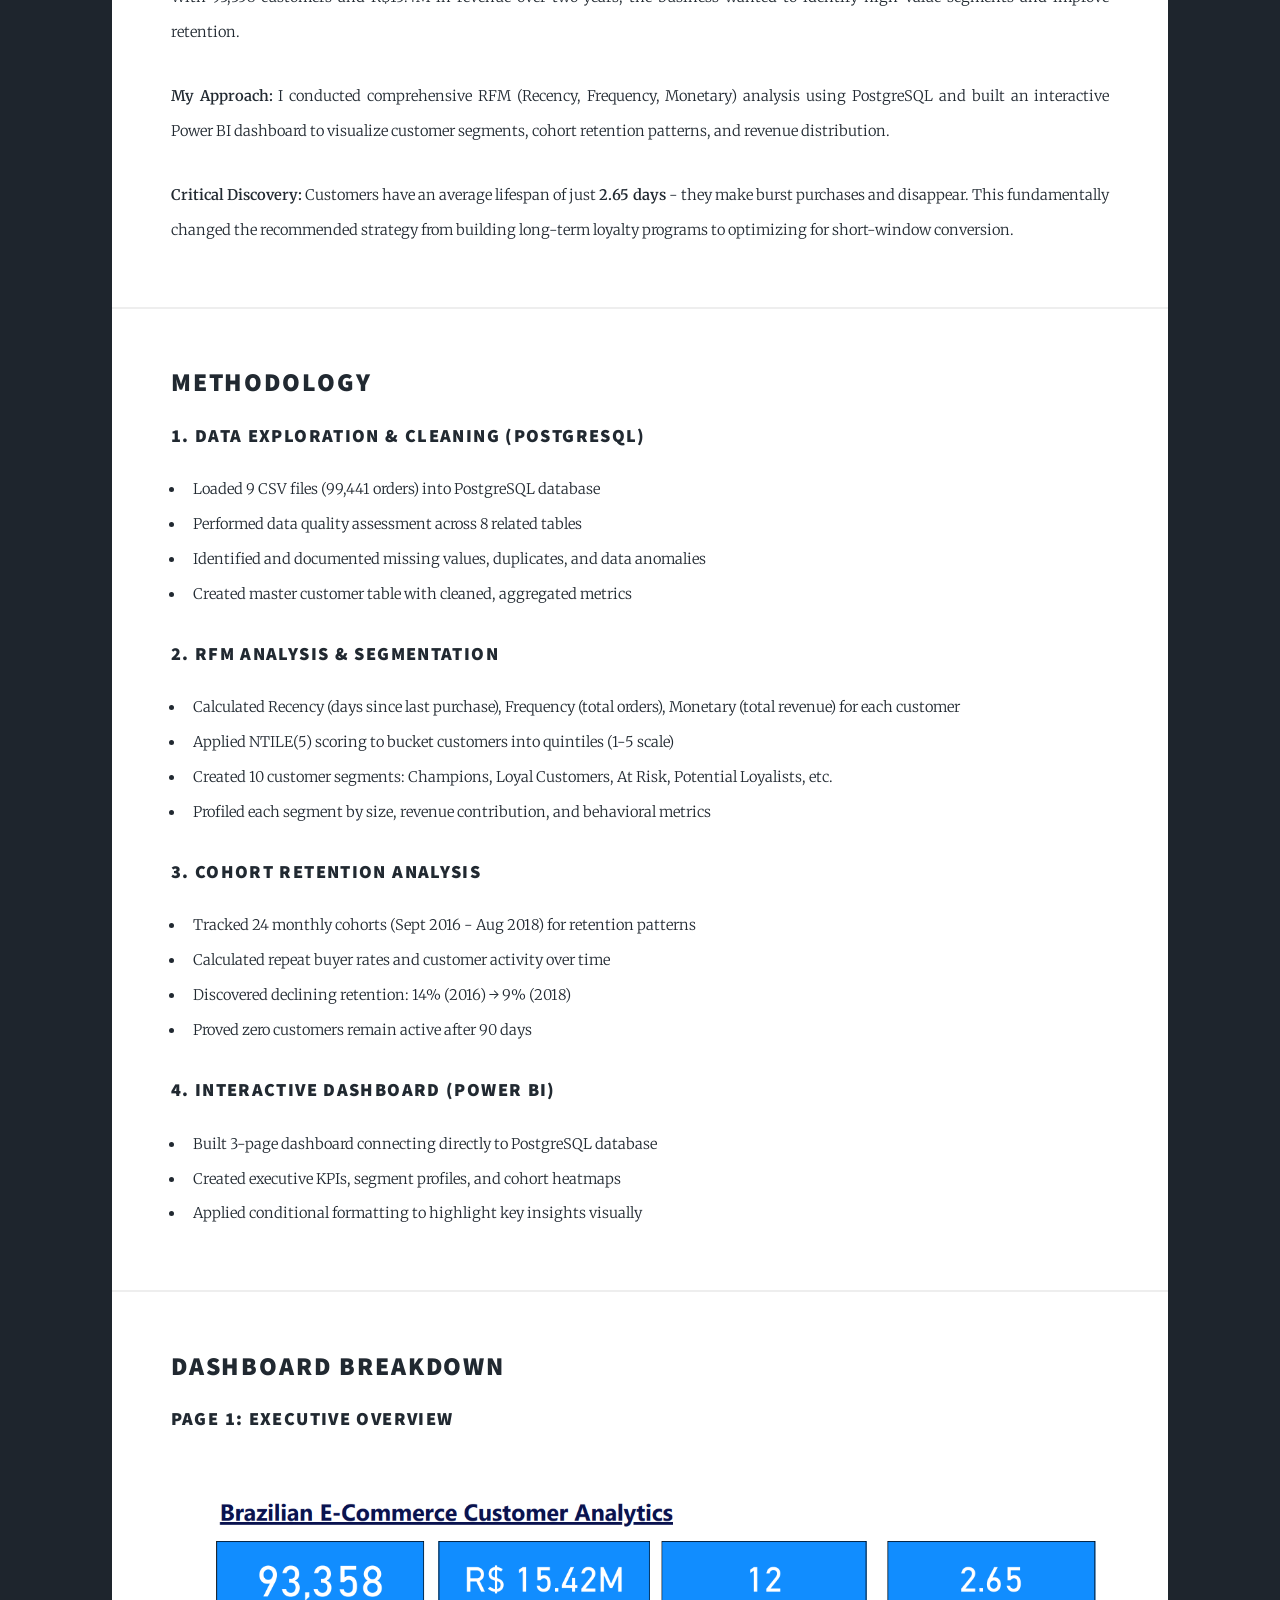
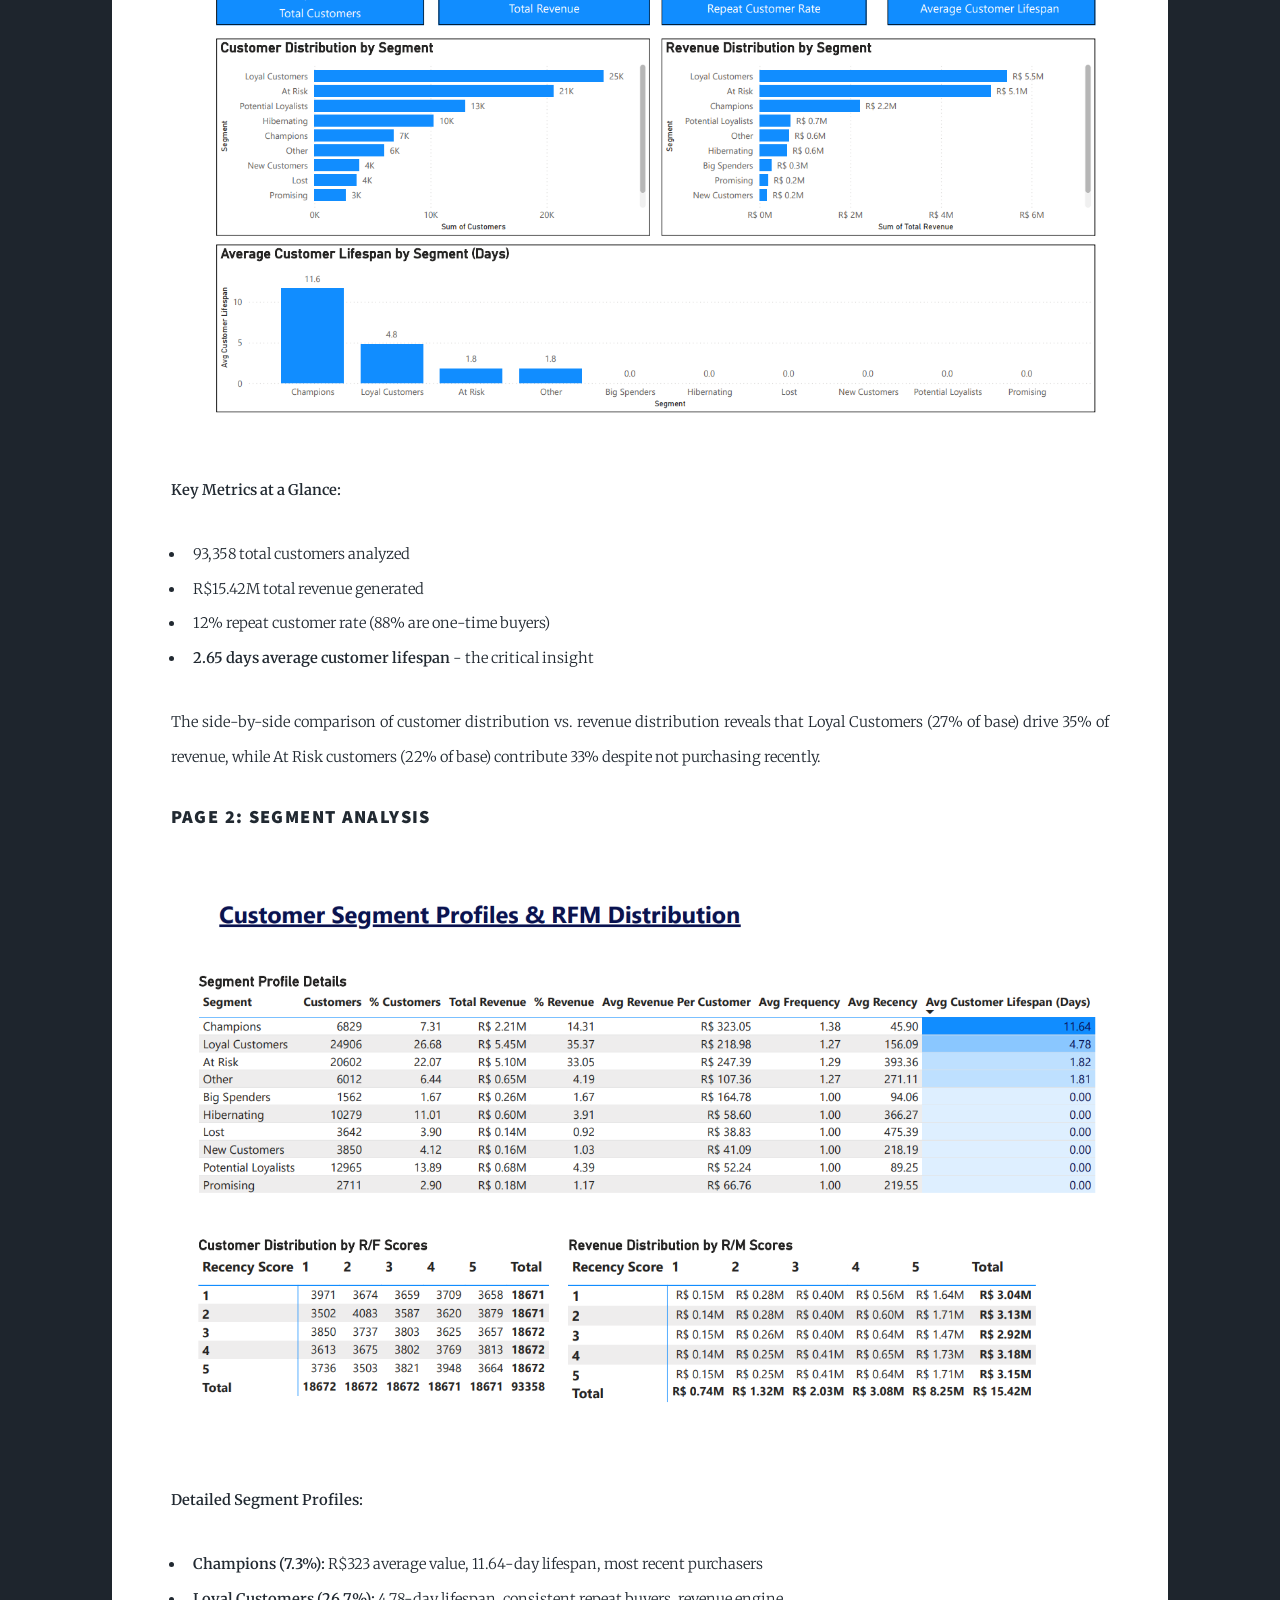
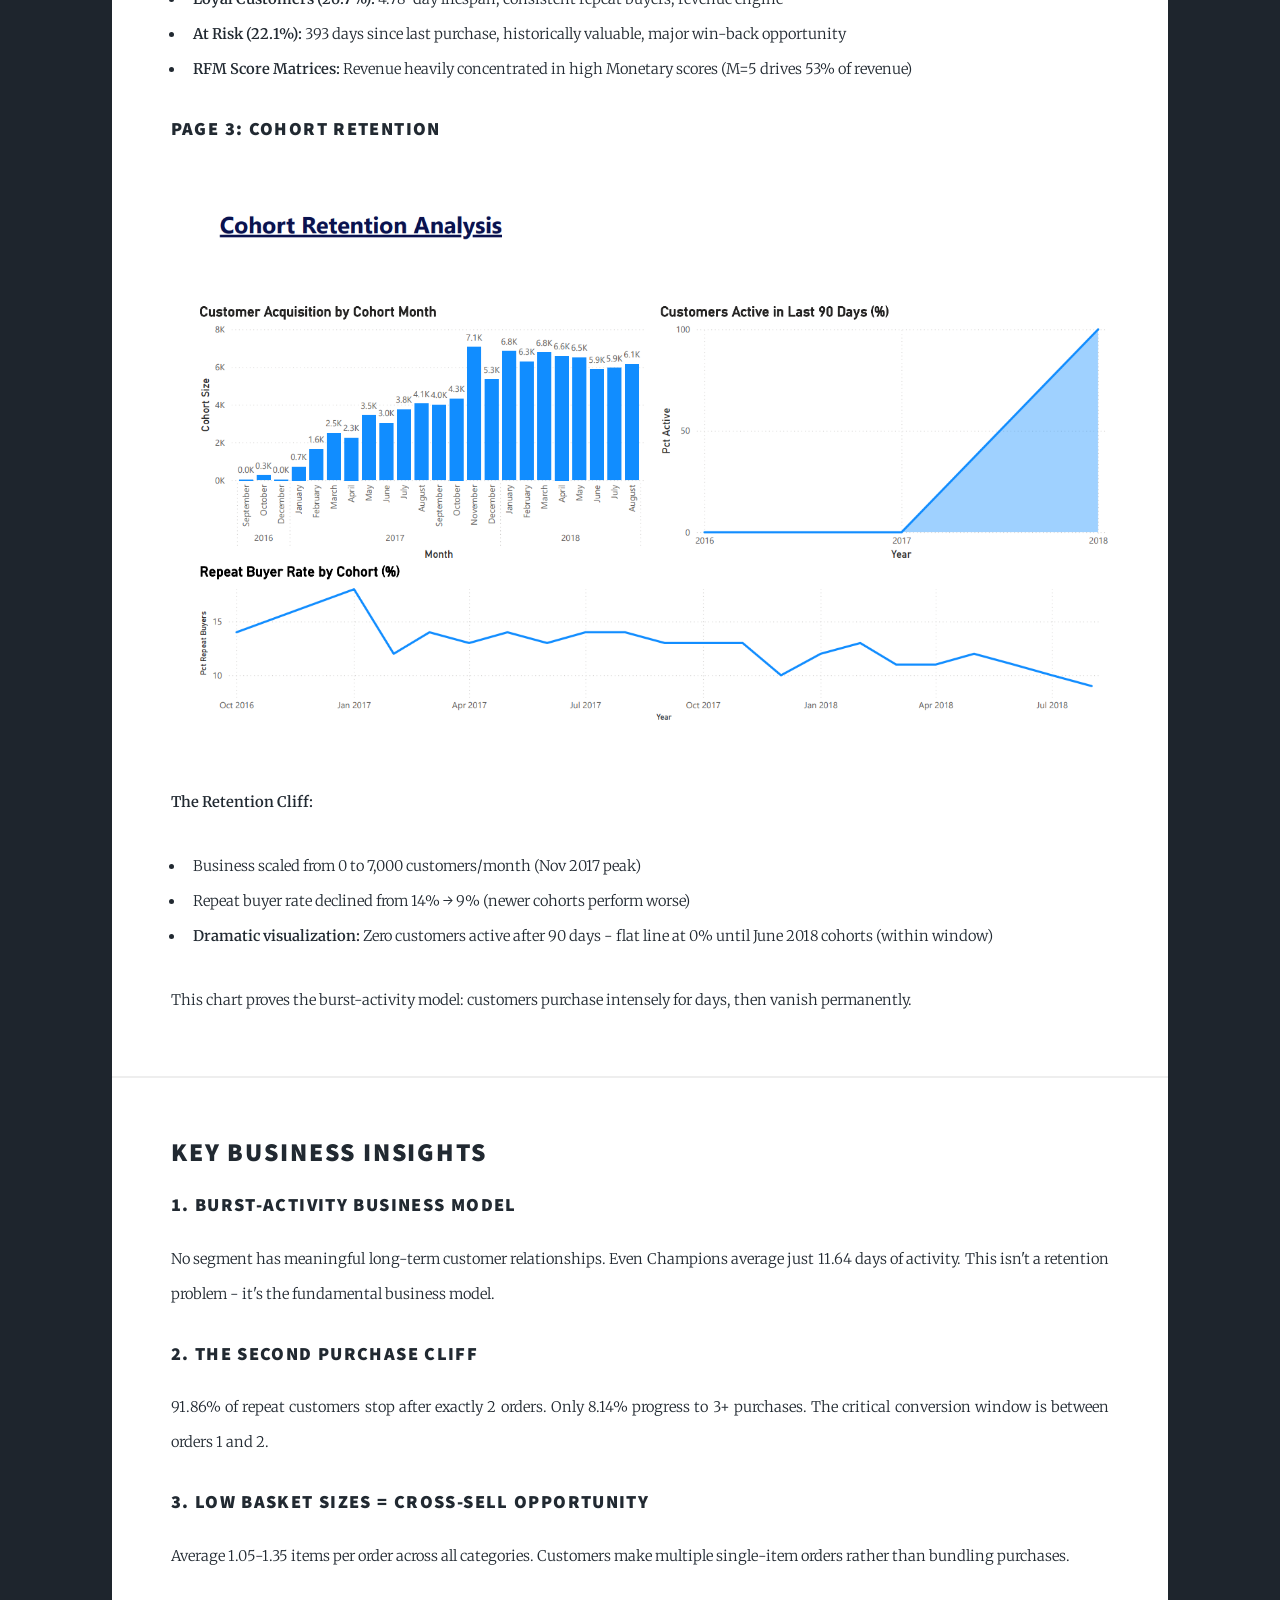
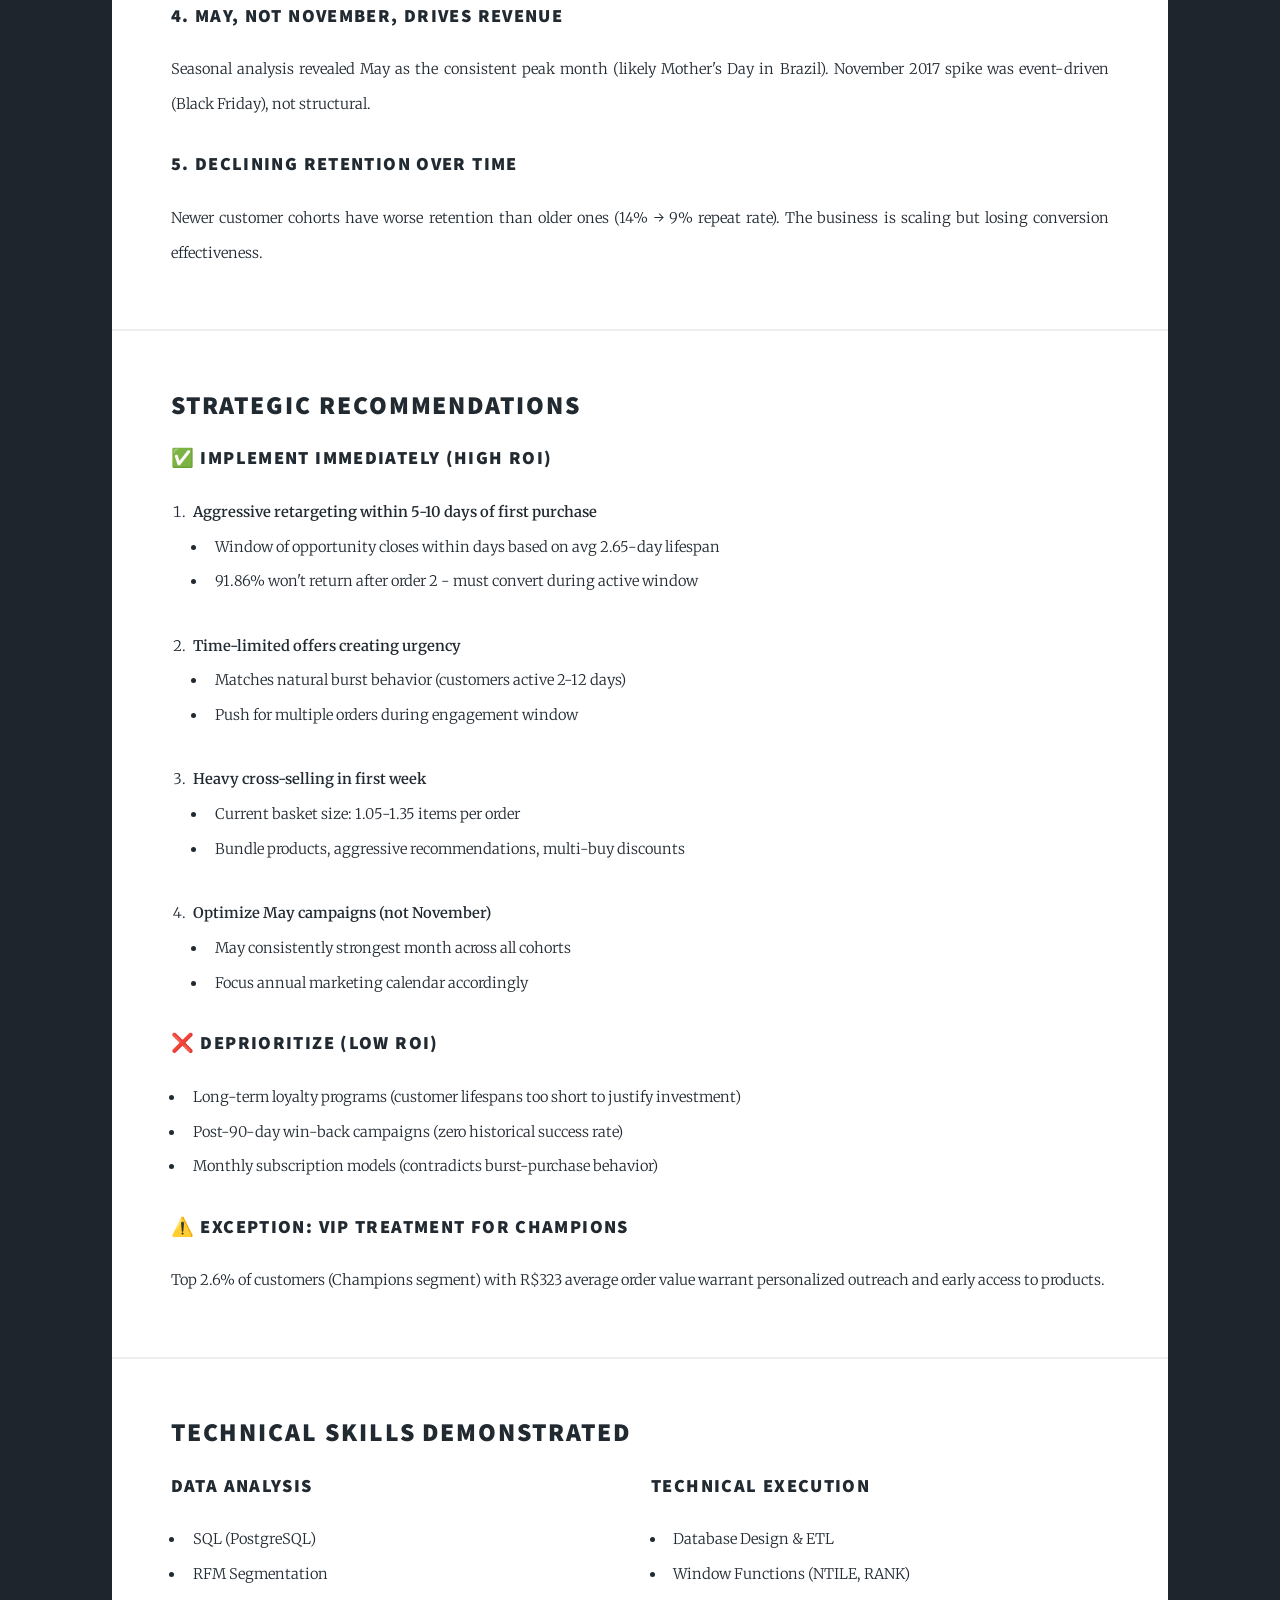
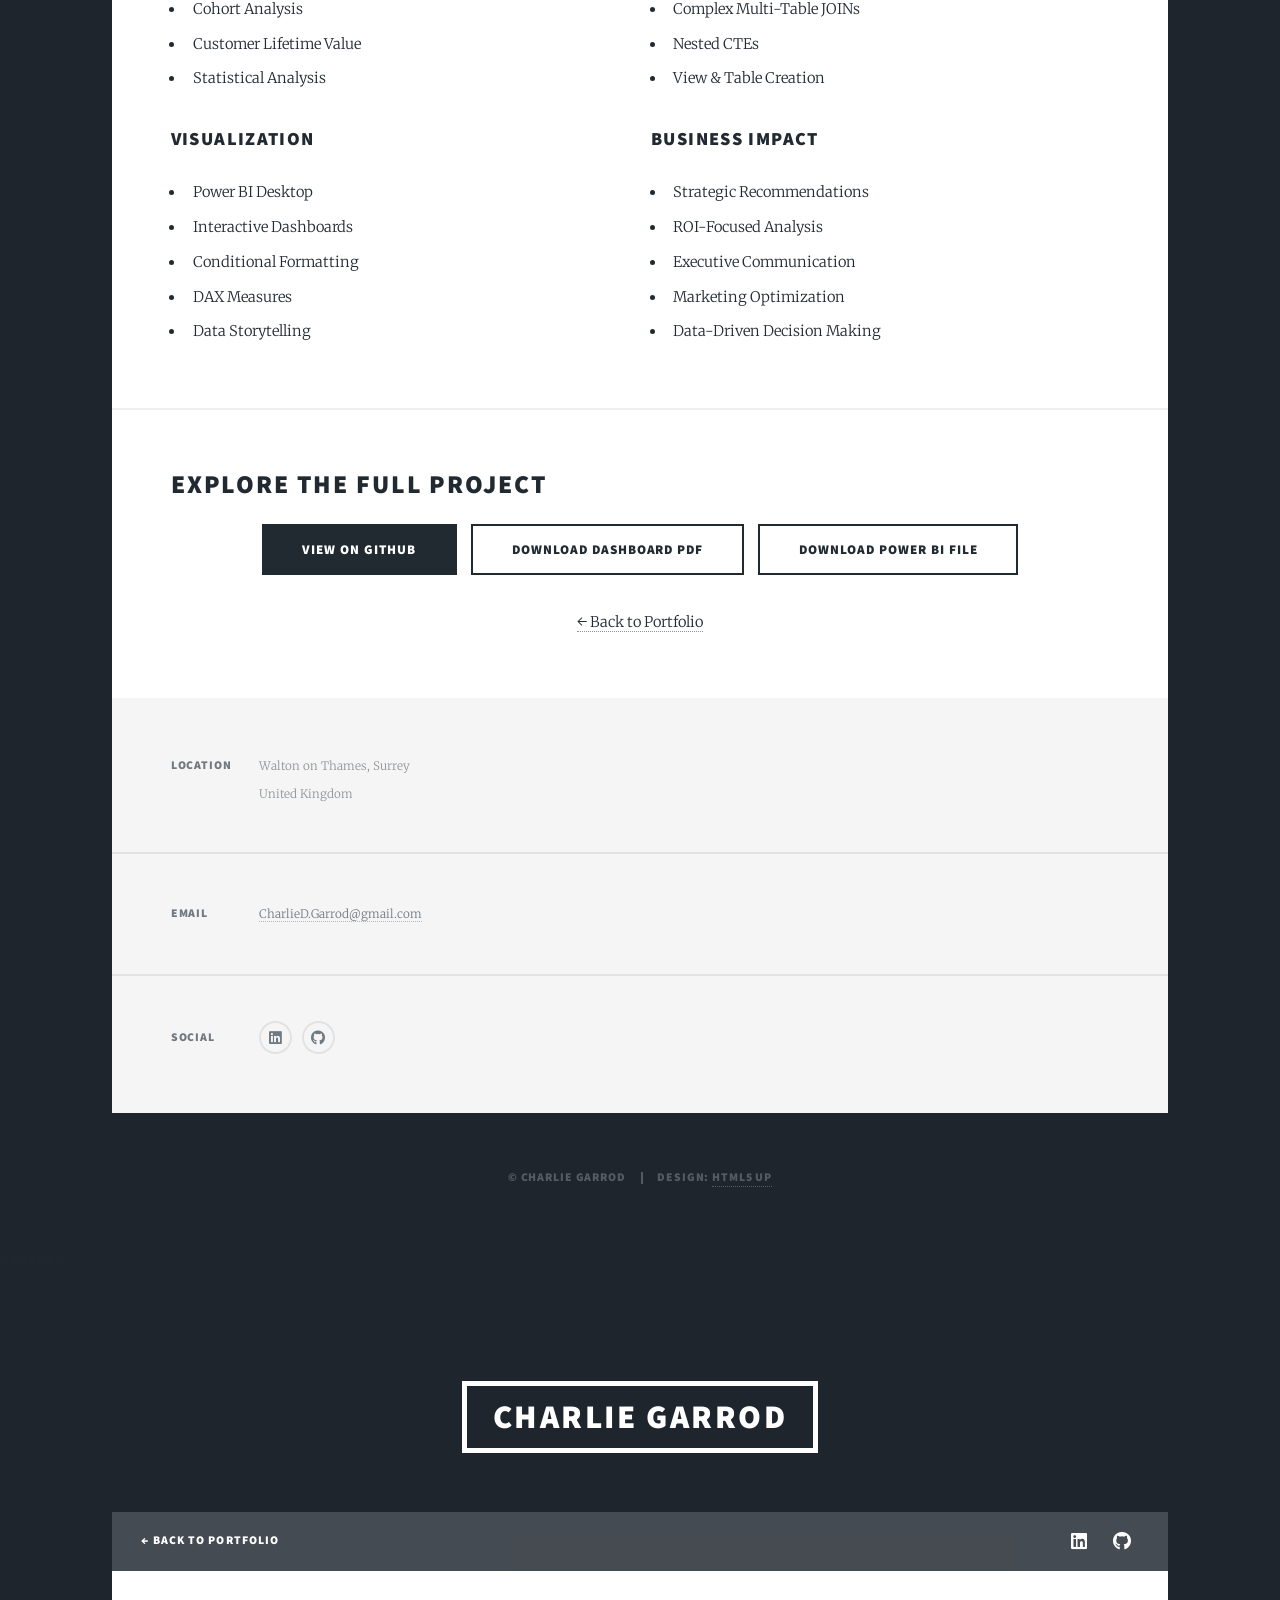
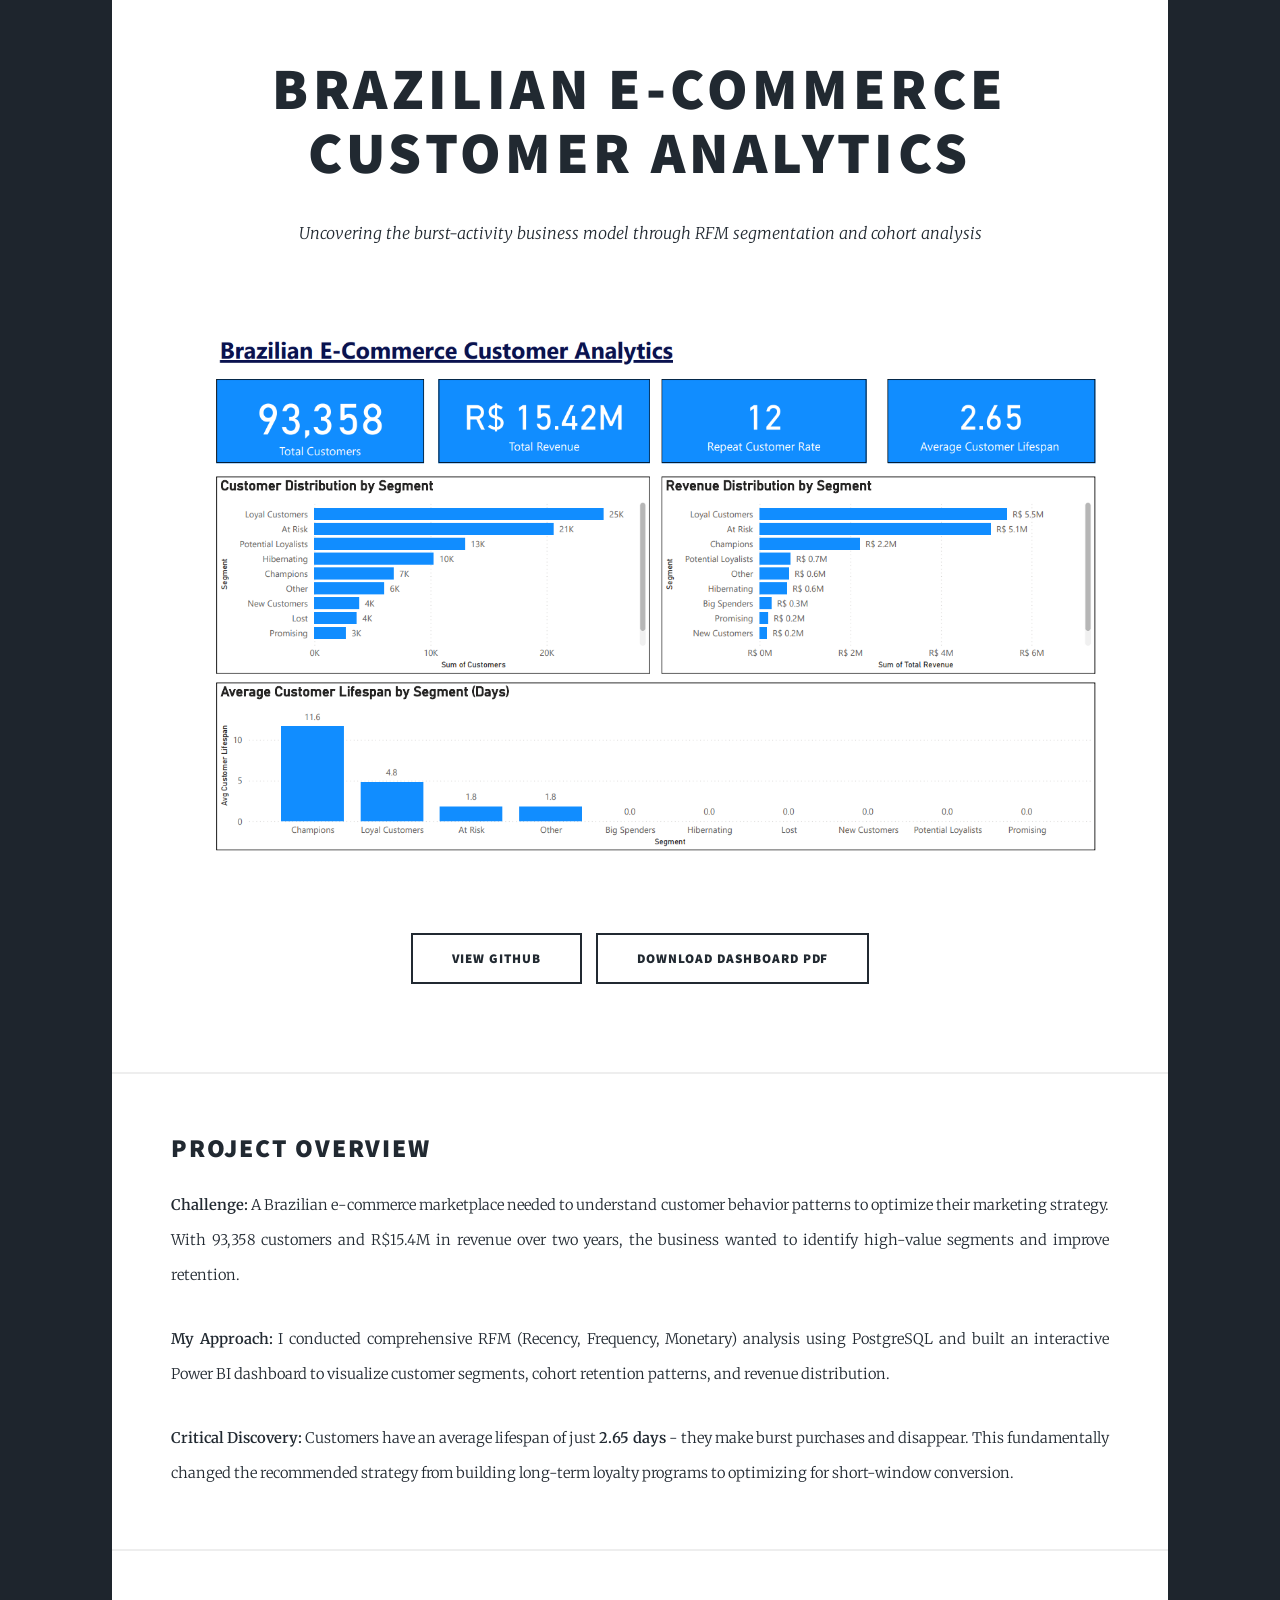
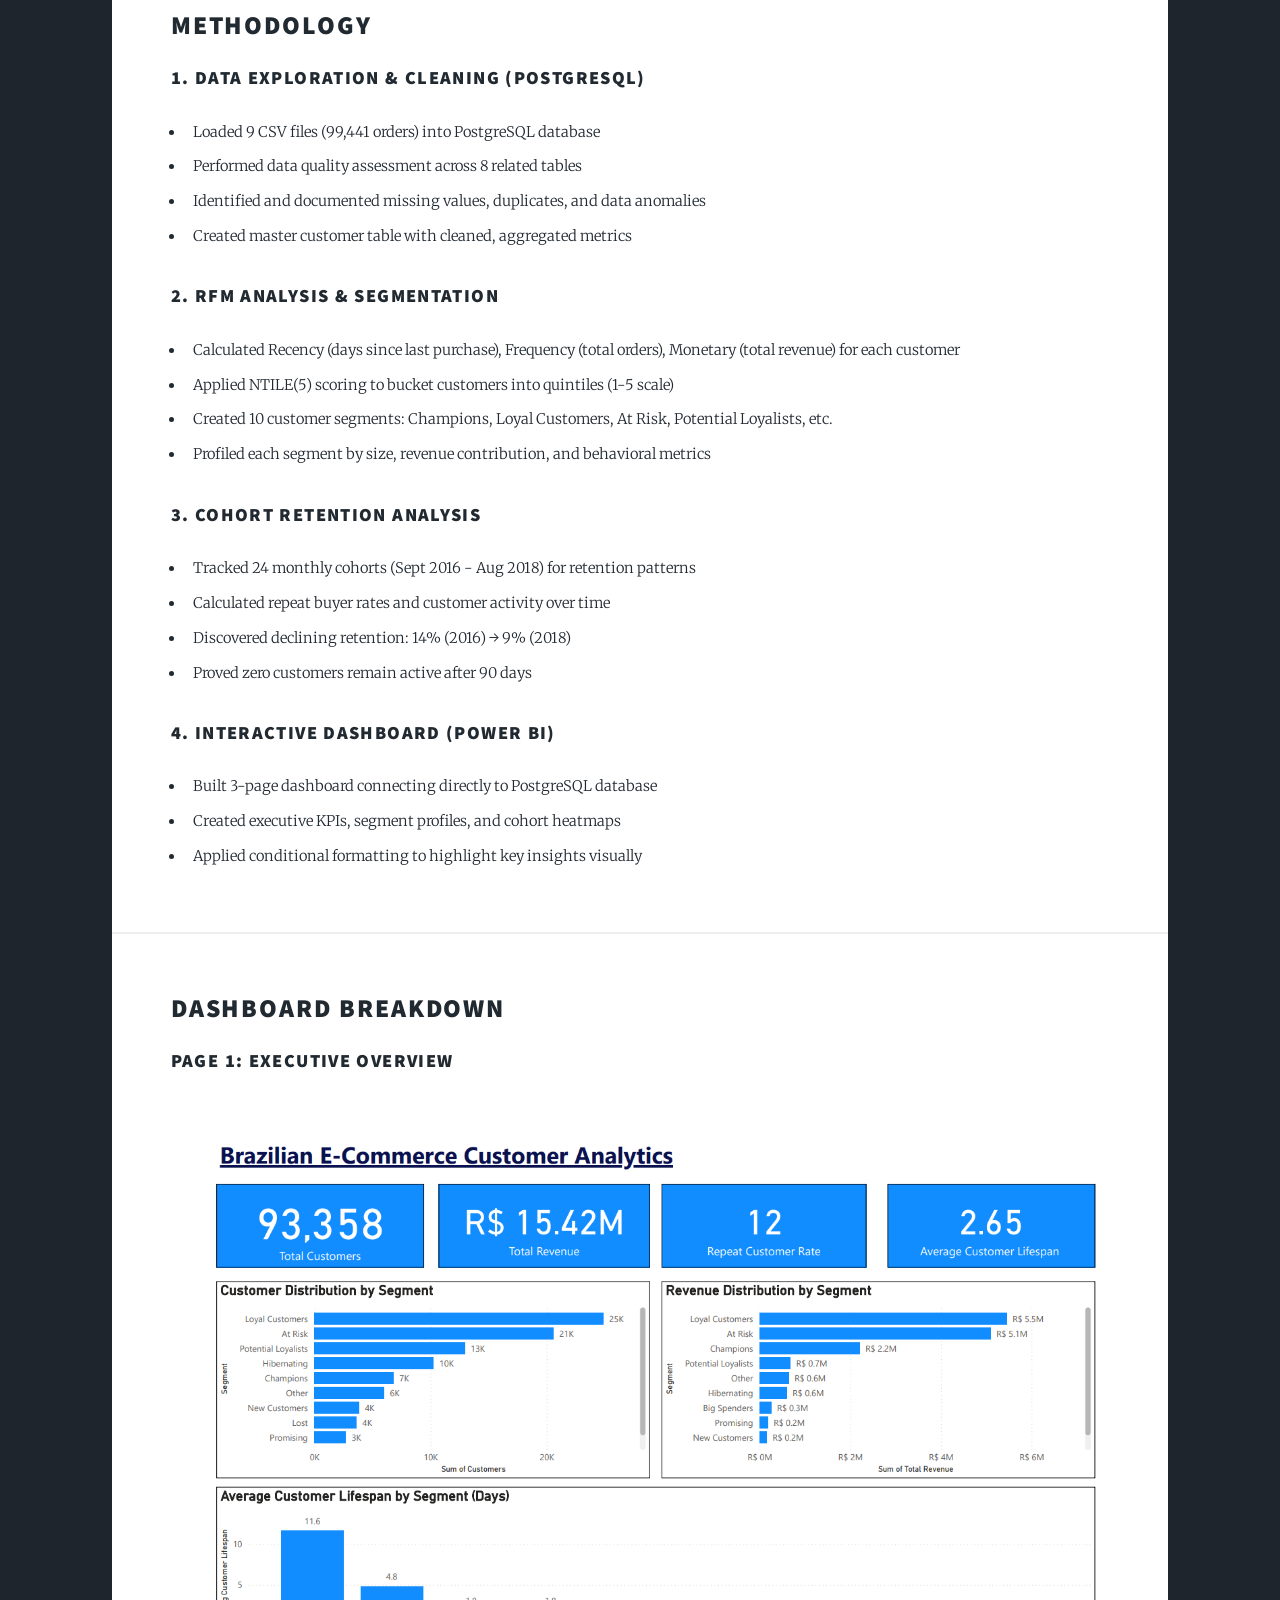
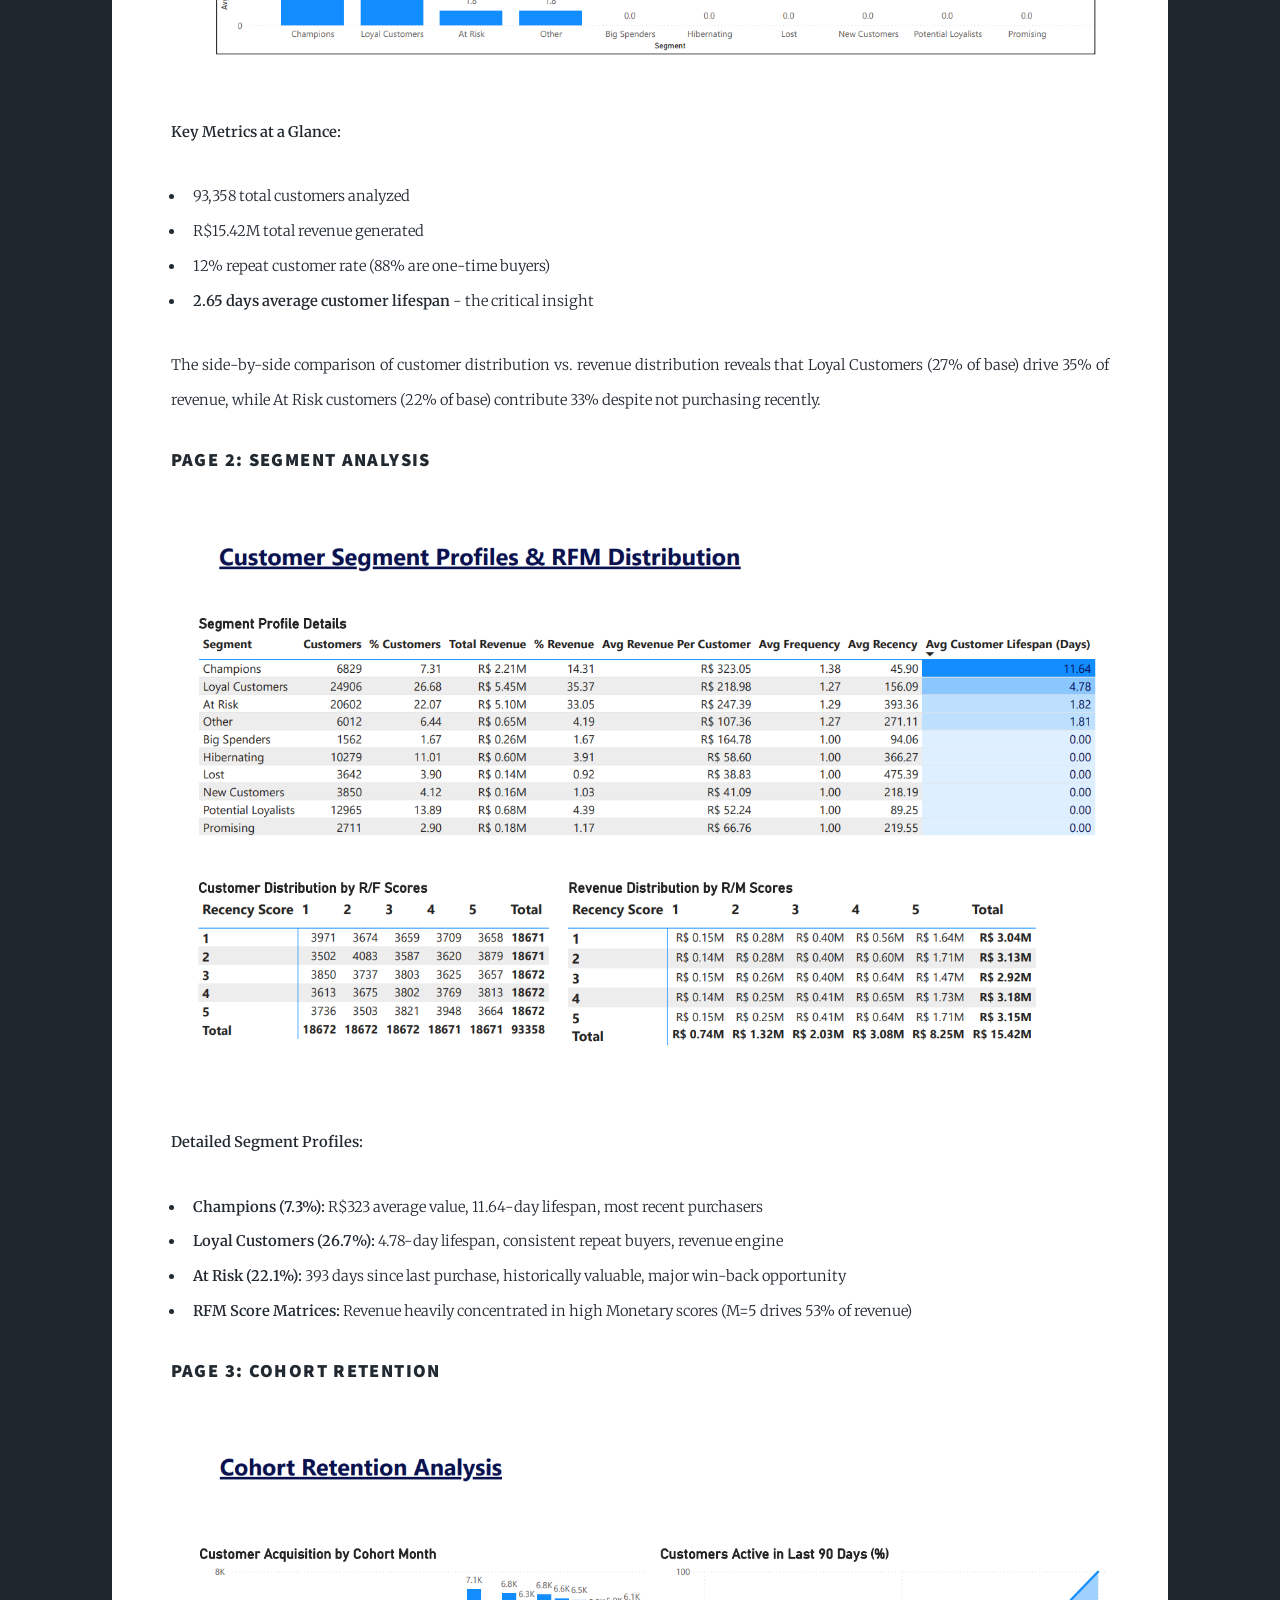
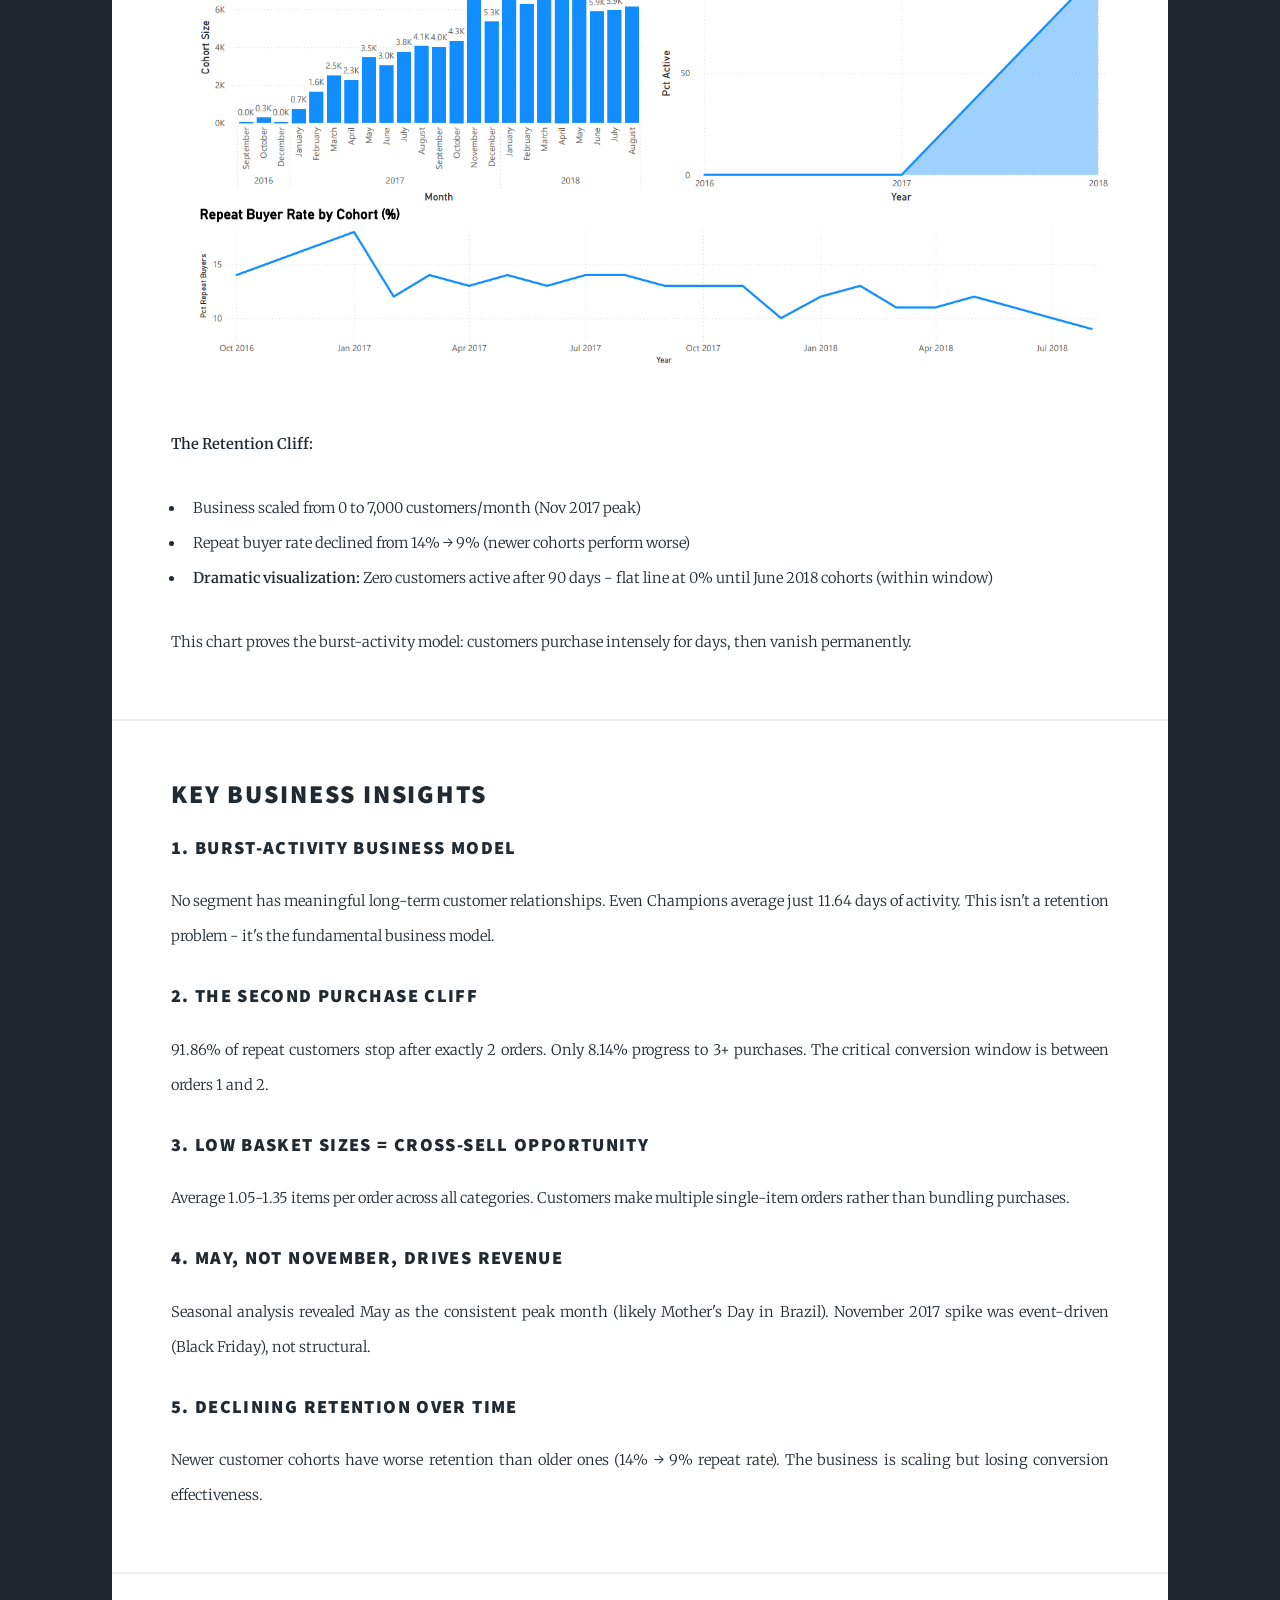
<file: project-ecommerce.html>
<<<<<<< HEAD
<!DOCTYPE HTML>
<html>
	<head>
		<title>Brazilian E-Commerce Analytics - Charlie Garrod</title>
		<meta charset="utf-8" />
		<meta name="viewport" content="width=device-width, initial-scale=1, user-scalable=no" />
		<link rel="stylesheet" href="assets/css/main.css" />
		<noscript><link rel="stylesheet" href="assets/css/noscript.css" /></noscript>
	</head>
	<body class="is-preload">

		<!-- Wrapper -->
			<div id="wrapper" class="fade-in">

				<!-- Header -->
					<header id="header">
						<a href="index.html" class="logo">Charlie Garrod</a>
					</header>

				<!-- Nav -->
					<nav id="nav">
						<ul class="links">
							<li><a href="index.html">← Back to Portfolio</a></li>
						</ul>
						<ul class="icons">
							<li><a href="https://www.linkedin.com/in/Charlesdgarrod" target="_blank" rel="noopener" class="icon brands fa-linkedin"><span class="label">LinkedIn</span></a></li>
							<li><a href="https://github.com/charliedgarrod" target="_blank" rel="noopener" class="icon brands fa-github"><span class="label">GitHub</span></a></li>
						</ul>
					</nav>

				<!-- Main -->
					<div id="main">

						<!-- Hero Section -->
							<article class="post featured">
								<header class="major">
									<h1>Brazilian E-Commerce Customer Analytics</h1>
									<p>Uncovering the burst-activity business model through RFM segmentation and cohort analysis</p>
								</header>
								<a href="#" class="image main"><img src="images/page1_overview.png" alt="Dashboard Overview" /></a>
								<ul class="actions special">
									<li><a href="https://github.com/charliedgarrod/ecommerce-customer-analytics" target="_blank" rel="noopener" class="button large">View GitHub</a></li>
									<li><a href="https://github.com/charliedgarrod/ecommerce-customer-analytics/blob/main/powerbi/ecommerce_dashboard.pdf" target="_blank" rel="noopener" class="button large">Download Dashboard PDF</a></li>
								</ul>
							</article>

						<!-- Project Overview -->
							<section>
								<header>
									<h2>Project Overview</h2>
								</header>
								<p><strong>Challenge:</strong> A Brazilian e-commerce marketplace needed to understand customer behavior patterns to optimize their marketing strategy. With 93,358 customers and R$15.4M in revenue over two years, the business wanted to identify high-value segments and improve retention.</p>
								
								<p><strong>My Approach:</strong> I conducted comprehensive RFM (Recency, Frequency, Monetary) analysis using PostgreSQL and built an interactive Power BI dashboard to visualize customer segments, cohort retention patterns, and revenue distribution.</p>
								
								<p><strong>Critical Discovery:</strong> Customers have an average lifespan of just <strong>2.65 days</strong> - they make burst purchases and disappear. This fundamentally changed the recommended strategy from building long-term loyalty programs to optimizing for short-window conversion.</p>
							</section>

						<!-- Methodology -->
							<section>
								<header>
									<h2>Methodology</h2>
								</header>
								<h3>1. Data Exploration & Cleaning (PostgreSQL)</h3>
								<ul>
									<li>Loaded 9 CSV files (99,441 orders) into PostgreSQL database</li>
									<li>Performed data quality assessment across 8 related tables</li>
									<li>Identified and documented missing values, duplicates, and data anomalies</li>
									<li>Created master customer table with cleaned, aggregated metrics</li>
								</ul>

								<h3>2. RFM Analysis & Segmentation</h3>
								<ul>
									<li>Calculated Recency (days since last purchase), Frequency (total orders), Monetary (total revenue) for each customer</li>
									<li>Applied NTILE(5) scoring to bucket customers into quintiles (1-5 scale)</li>
									<li>Created 10 customer segments: Champions, Loyal Customers, At Risk, Potential Loyalists, etc.</li>
									<li>Profiled each segment by size, revenue contribution, and behavioral metrics</li>
								</ul>

								<h3>3. Cohort Retention Analysis</h3>
								<ul>
									<li>Tracked 24 monthly cohorts (Sept 2016 - Aug 2018) for retention patterns</li>
									<li>Calculated repeat buyer rates and customer activity over time</li>
									<li>Discovered declining retention: 14% (2016) → 9% (2018)</li>
									<li>Proved zero customers remain active after 90 days</li>
								</ul>

								<h3>4. Interactive Dashboard (Power BI)</h3>
								<ul>
									<li>Built 3-page dashboard connecting directly to PostgreSQL database</li>
									<li>Created executive KPIs, segment profiles, and cohort heatmaps</li>
									<li>Applied conditional formatting to highlight key insights visually</li>
								</ul>
							</section>

						<!-- Dashboard Deep Dive -->
							<section>
								<header>
									<h2>Dashboard Breakdown</h2>
								</header>

								<h3>Page 1: Executive Overview</h3>
								<span class="image fit"><img src="images/page1_overview.png" alt="Executive Dashboard" /></span>
								<p><strong>Key Metrics at a Glance:</strong></p>
								<ul>
									<li>93,358 total customers analyzed</li>
									<li>R$15.42M total revenue generated</li>
									<li>12% repeat customer rate (88% are one-time buyers)</li>
									<li><strong>2.65 days average customer lifespan</strong> - the critical insight</li>
								</ul>
								<p>The side-by-side comparison of customer distribution vs. revenue distribution reveals that Loyal Customers (27% of base) drive 35% of revenue, while At Risk customers (22% of base) contribute 33% despite not purchasing recently.</p>

								<h3>Page 2: Segment Analysis</h3>
								<span class="image fit"><img src="images/page2_segments.png" alt="Segment Analysis" /></span>
								<p><strong>Detailed Segment Profiles:</strong></p>
								<ul>
									<li><strong>Champions (7.3%):</strong> R$323 average value, 11.64-day lifespan, most recent purchasers</li>
									<li><strong>Loyal Customers (26.7%):</strong> 4.78-day lifespan, consistent repeat buyers, revenue engine</li>
									<li><strong>At Risk (22.1%):</strong> 393 days since last purchase, historically valuable, major win-back opportunity</li>
									<li><strong>RFM Score Matrices:</strong> Revenue heavily concentrated in high Monetary scores (M=5 drives 53% of revenue)</li>
								</ul>

								<h3>Page 3: Cohort Retention</h3>
								<span class="image fit"><img src="images/page3_cohorts.png" alt="Cohort Analysis" /></span>
								<p><strong>The Retention Cliff:</strong></p>
								<ul>
									<li>Business scaled from 0 to 7,000 customers/month (Nov 2017 peak)</li>
									<li>Repeat buyer rate declined from 14% → 9% (newer cohorts perform worse)</li>
									<li><strong>Dramatic visualization:</strong> Zero customers active after 90 days - flat line at 0% until June 2018 cohorts (within window)</li>
								</ul>
								<p>This chart proves the burst-activity model: customers purchase intensely for days, then vanish permanently.</p>
							</section>

						<!-- Key Insights -->
							<section>
								<header>
									<h2>Key Business Insights</h2>
								</header>
								
								<h3>1. Burst-Activity Business Model</h3>
								<p>No segment has meaningful long-term customer relationships. Even Champions average just 11.64 days of activity. This isn't a retention problem - it's the fundamental business model.</p>

								<h3>2. The Second Purchase Cliff</h3>
								<p>91.86% of repeat customers stop after exactly 2 orders. Only 8.14% progress to 3+ purchases. The critical conversion window is between orders 1 and 2.</p>

								<h3>3. Low Basket Sizes = Cross-Sell Opportunity</h3>
								<p>Average 1.05-1.35 items per order across all categories. Customers make multiple single-item orders rather than bundling purchases.</p>

								<h3>4. May, Not November, Drives Revenue</h3>
								<p>Seasonal analysis revealed May as the consistent peak month (likely Mother's Day in Brazil). November 2017 spike was event-driven (Black Friday), not structural.</p>

								<h3>5. Declining Retention Over Time</h3>
								<p>Newer customer cohorts have worse retention than older ones (14% → 9% repeat rate). The business is scaling but losing conversion effectiveness.</p>
							</section>

						<!-- Recommendations -->
							<section>
								<header>
									<h2>Strategic Recommendations</h2>
								</header>
								
								<h3>✅ Implement Immediately (High ROI)</h3>
								<ol>
									<li><strong>Aggressive retargeting within 5-10 days of first purchase</strong>
										<ul>
											<li>Window of opportunity closes within days based on avg 2.65-day lifespan</li>
											<li>91.86% won't return after order 2 - must convert during active window</li>
										</ul>
									</li>
									<li><strong>Time-limited offers creating urgency</strong>
										<ul>
											<li>Matches natural burst behavior (customers active 2-12 days)</li>
											<li>Push for multiple orders during engagement window</li>
										</ul>
									</li>
									<li><strong>Heavy cross-selling in first week</strong>
										<ul>
											<li>Current basket size: 1.05-1.35 items per order</li>
											<li>Bundle products, aggressive recommendations, multi-buy discounts</li>
										</ul>
									</li>
									<li><strong>Optimize May campaigns (not November)</strong>
										<ul>
											<li>May consistently strongest month across all cohorts</li>
											<li>Focus annual marketing calendar accordingly</li>
										</ul>
									</li>
								</ol>

								<h3>❌ Deprioritize (Low ROI)</h3>
								<ul>
									<li>Long-term loyalty programs (customer lifespans too short to justify investment)</li>
									<li>Post-90-day win-back campaigns (zero historical success rate)</li>
									<li>Monthly subscription models (contradicts burst-purchase behavior)</li>
								</ul>

								<h3>⚠️ Exception: VIP Treatment for Champions</h3>
								<p>Top 2.6% of customers (Champions segment) with R$323 average order value warrant personalized outreach and early access to products.</p>
							</section>

						<!-- Technical Skills -->
							<section>
								<header>
									<h2>Technical Skills Demonstrated</h2>
								</header>
								<div class="row">
									<div class="col-6 col-12-small">
										<h3>Data Analysis</h3>
										<ul>
											<li>SQL (PostgreSQL)</li>
											<li>RFM Segmentation</li>
											<li>Cohort Analysis</li>
											<li>Customer Lifetime Value</li>
											<li>Statistical Analysis</li>
										</ul>
									</div>
									<div class="col-6 col-12-small">
										<h3>Technical Execution</h3>
										<ul>
											<li>Database Design & ETL</li>
											<li>Window Functions (NTILE, RANK)</li>
											<li>Complex Multi-Table JOINs</li>
											<li>Nested CTEs</li>
											<li>View & Table Creation</li>
										</ul>
									</div>
									<div class="col-6 col-12-small">
										<h3>Visualization</h3>
										<ul>
											<li>Power BI Desktop</li>
											<li>Interactive Dashboards</li>
											<li>Conditional Formatting</li>
											<li>DAX Measures</li>
											<li>Data Storytelling</li>
										</ul>
									</div>
									<div class="col-6 col-12-small">
										<h3>Business Impact</h3>
										<ul>
											<li>Strategic Recommendations</li>
											<li>ROI-Focused Analysis</li>
											<li>Executive Communication</li>
											<li>Marketing Optimization</li>
											<li>Data-Driven Decision Making</li>
										</ul>
									</div>
								</div>
							</section>

						<!-- Project Links -->
							<section>
								<header>
									<h2>Explore the Full Project</h2>
								</header>
								<ul class="actions special">
									<li><a href="https://github.com/charliedgarrod/ecommerce-customer-analytics" target="_blank" rel="noopener" class="button large primary">View on GitHub</a></li>
									<li><a href="https://github.com/charliedgarrod/ecommerce-customer-analytics/blob/main/powerbi/ecommerce_dashboard.pdf" target="_blank" rel="noopener" class="button large">Download Dashboard PDF</a></li>
									<li><a href="https://github.com/charliedgarrod/ecommerce-customer-analytics/raw/main/powerbi/ecommerce_dashboard.pbix" target="_blank" rel="noopener" class="button large">Download Power BI File</a></li>
								</ul>
								<p style="text-align: center; margin-top: 2em;"><a href="index.html">← Back to Portfolio</a></p>
							</section>

					</div>

				<!-- Footer -->
					<footer id="footer">
						<section class="split contact">
							<section class="alt">
								<h3>Location</h3>
								<p>Walton on Thames, Surrey<br />
								United Kingdom</p>
							</section>
							<section>
								<h3>Email</h3>
								<p><a href="mailto:CharlieD.Garrod@gmail.com">CharlieD.Garrod@gmail.com</a></p>
							</section>
							<section>
								<h3>Social</h3>
								<ul class="icons alt">
									<li><a href="https://www.linkedin.com/in/Charlesdgarrod" target="_blank" rel="noopener" class="icon brands fa-linkedin"><span class="label">LinkedIn</span></a></li>
									<li><a href="https://github.com/charliedgarrod" target="_blank" rel="noopener" class="icon brands fa-github"><span class="label">GitHub</span></a></li>
								</ul>
							</section>
						</section>
					</footer>

				<!-- Copyright -->
					<div id="copyright">
						<ul><li>&copy; Charlie Garrod</li><li>Design: <a href="https://html5up.net">HTML5 UP</a></li></ul>
					</div>

			</div>

		<!-- Scripts -->
			<script src="assets/js/jquery.min.js"></script>
			<script src="assets/js/jquery.scrollex.min.js"></script>
			<script src="assets/js/jquery.scrolly.min.js"></script>
			<script src="assets/js/browser.min.js"></script>
			<script src="assets/js/breakpoints.min.js"></script>
			<script src="assets/js/util.js"></script>
			<script src="assets/js/main.js"></script>

	</body>
=======
<!DOCTYPE HTML>
<html>
	<head>
		<title>Brazilian E-Commerce Analytics - Charlie Garrod</title>
		<meta charset="utf-8" />
		<meta name="viewport" content="width=device-width, initial-scale=1, user-scalable=no" />
		<link rel="stylesheet" href="assets/css/main.css" />
		<noscript><link rel="stylesheet" href="assets/css/noscript.css" /></noscript>
	</head>
	<body class="is-preload">

		<!-- Wrapper -->
			<div id="wrapper" class="fade-in">

				<!-- Header -->
					<header id="header">
						<a href="index.html" class="logo">Charlie Garrod</a>
					</header>

				<!-- Nav -->
					<nav id="nav">
						<ul class="links">
							<li><a href="index.html">← Back to Portfolio</a></li>
						</ul>
						<ul class="icons">
							<li><a href="https://www.linkedin.com/in/Charlesdgarrod" target="_blank" rel="noopener" class="icon brands fa-linkedin"><span class="label">LinkedIn</span></a></li>
							<li><a href="https://github.com/charliedgarrod" target="_blank" rel="noopener" class="icon brands fa-github"><span class="label">GitHub</span></a></li>
						</ul>
					</nav>

				<!-- Main -->
					<div id="main">

						<!-- Hero Section -->
							<article class="post featured">
								<header class="major">
									<h1>Brazilian E-Commerce Customer Analytics</h1>
									<p>Uncovering the burst-activity business model through RFM segmentation and cohort analysis</p>
								</header>
								<a href="#" class="image main"><img src="images/page1_overview.png" alt="Dashboard Overview" /></a>
								<ul class="actions special">
									<li><a href="https://github.com/charliedgarrod/ecommerce-customer-analytics" target="_blank" rel="noopener" class="button large">View GitHub</a></li>
									<li><a href="https://github.com/charliedgarrod/ecommerce-customer-analytics/blob/main/powerbi/ecommerce_dashboard.pdf" target="_blank" rel="noopener" class="button large">Download Dashboard PDF</a></li>
								</ul>
							</article>

						<!-- Project Overview -->
							<section>
								<header>
									<h2>Project Overview</h2>
								</header>
								<p><strong>Challenge:</strong> A Brazilian e-commerce marketplace needed to understand customer behavior patterns to optimize their marketing strategy. With 93,358 customers and R$15.4M in revenue over two years, the business wanted to identify high-value segments and improve retention.</p>
								
								<p><strong>My Approach:</strong> I conducted comprehensive RFM (Recency, Frequency, Monetary) analysis using PostgreSQL and built an interactive Power BI dashboard to visualize customer segments, cohort retention patterns, and revenue distribution.</p>
								
								<p><strong>Critical Discovery:</strong> Customers have an average lifespan of just <strong>2.65 days</strong> - they make burst purchases and disappear. This fundamentally changed the recommended strategy from building long-term loyalty programs to optimizing for short-window conversion.</p>
							</section>

						<!-- Methodology -->
							<section>
								<header>
									<h2>Methodology</h2>
								</header>
								<h3>1. Data Exploration & Cleaning (PostgreSQL)</h3>
								<ul>
									<li>Loaded 9 CSV files (99,441 orders) into PostgreSQL database</li>
									<li>Performed data quality assessment across 8 related tables</li>
									<li>Identified and documented missing values, duplicates, and data anomalies</li>
									<li>Created master customer table with cleaned, aggregated metrics</li>
								</ul>

								<h3>2. RFM Analysis & Segmentation</h3>
								<ul>
									<li>Calculated Recency (days since last purchase), Frequency (total orders), Monetary (total revenue) for each customer</li>
									<li>Applied NTILE(5) scoring to bucket customers into quintiles (1-5 scale)</li>
									<li>Created 10 customer segments: Champions, Loyal Customers, At Risk, Potential Loyalists, etc.</li>
									<li>Profiled each segment by size, revenue contribution, and behavioral metrics</li>
								</ul>

								<h3>3. Cohort Retention Analysis</h3>
								<ul>
									<li>Tracked 24 monthly cohorts (Sept 2016 - Aug 2018) for retention patterns</li>
									<li>Calculated repeat buyer rates and customer activity over time</li>
									<li>Discovered declining retention: 14% (2016) → 9% (2018)</li>
									<li>Proved zero customers remain active after 90 days</li>
								</ul>

								<h3>4. Interactive Dashboard (Power BI)</h3>
								<ul>
									<li>Built 3-page dashboard connecting directly to PostgreSQL database</li>
									<li>Created executive KPIs, segment profiles, and cohort heatmaps</li>
									<li>Applied conditional formatting to highlight key insights visually</li>
								</ul>
							</section>

						<!-- Dashboard Deep Dive -->
							<section>
								<header>
									<h2>Dashboard Breakdown</h2>
								</header>

								<h3>Page 1: Executive Overview</h3>
								<span class="image fit"><img src="images/page1_overview.png" alt="Executive Dashboard" /></span>
								<p><strong>Key Metrics at a Glance:</strong></p>
								<ul>
									<li>93,358 total customers analyzed</li>
									<li>R$15.42M total revenue generated</li>
									<li>12% repeat customer rate (88% are one-time buyers)</li>
									<li><strong>2.65 days average customer lifespan</strong> - the critical insight</li>
								</ul>
								<p>The side-by-side comparison of customer distribution vs. revenue distribution reveals that Loyal Customers (27% of base) drive 35% of revenue, while At Risk customers (22% of base) contribute 33% despite not purchasing recently.</p>

								<h3>Page 2: Segment Analysis</h3>
								<span class="image fit"><img src="images/page2_segments.png" alt="Segment Analysis" /></span>
								<p><strong>Detailed Segment Profiles:</strong></p>
								<ul>
									<li><strong>Champions (7.3%):</strong> R$323 average value, 11.64-day lifespan, most recent purchasers</li>
									<li><strong>Loyal Customers (26.7%):</strong> 4.78-day lifespan, consistent repeat buyers, revenue engine</li>
									<li><strong>At Risk (22.1%):</strong> 393 days since last purchase, historically valuable, major win-back opportunity</li>
									<li><strong>RFM Score Matrices:</strong> Revenue heavily concentrated in high Monetary scores (M=5 drives 53% of revenue)</li>
								</ul>

								<h3>Page 3: Cohort Retention</h3>
								<span class="image fit"><img src="images/page3_cohorts.png" alt="Cohort Analysis" /></span>
								<p><strong>The Retention Cliff:</strong></p>
								<ul>
									<li>Business scaled from 0 to 7,000 customers/month (Nov 2017 peak)</li>
									<li>Repeat buyer rate declined from 14% → 9% (newer cohorts perform worse)</li>
									<li><strong>Dramatic visualization:</strong> Zero customers active after 90 days - flat line at 0% until June 2018 cohorts (within window)</li>
								</ul>
								<p>This chart proves the burst-activity model: customers purchase intensely for days, then vanish permanently.</p>
							</section>

						<!-- Key Insights -->
							<section>
								<header>
									<h2>Key Business Insights</h2>
								</header>
								
								<h3>1. Burst-Activity Business Model</h3>
								<p>No segment has meaningful long-term customer relationships. Even Champions average just 11.64 days of activity. This isn't a retention problem - it's the fundamental business model.</p>

								<h3>2. The Second Purchase Cliff</h3>
								<p>91.86% of repeat customers stop after exactly 2 orders. Only 8.14% progress to 3+ purchases. The critical conversion window is between orders 1 and 2.</p>

								<h3>3. Low Basket Sizes = Cross-Sell Opportunity</h3>
								<p>Average 1.05-1.35 items per order across all categories. Customers make multiple single-item orders rather than bundling purchases.</p>

								<h3>4. May, Not November, Drives Revenue</h3>
								<p>Seasonal analysis revealed May as the consistent peak month (likely Mother's Day in Brazil). November 2017 spike was event-driven (Black Friday), not structural.</p>

								<h3>5. Declining Retention Over Time</h3>
								<p>Newer customer cohorts have worse retention than older ones (14% → 9% repeat rate). The business is scaling but losing conversion effectiveness.</p>
							</section>

						<!-- Recommendations -->
							<section>
								<header>
									<h2>Strategic Recommendations</h2>
								</header>
								
								<h3>✅ Implement Immediately (High ROI)</h3>
								<ol>
									<li><strong>Aggressive retargeting within 5-10 days of first purchase</strong>
										<ul>
											<li>Window of opportunity closes within days based on avg 2.65-day lifespan</li>
											<li>91.86% won't return after order 2 - must convert during active window</li>
										</ul>
									</li>
									<li><strong>Time-limited offers creating urgency</strong>
										<ul>
											<li>Matches natural burst behavior (customers active 2-12 days)</li>
											<li>Push for multiple orders during engagement window</li>
										</ul>
									</li>
									<li><strong>Heavy cross-selling in first week</strong>
										<ul>
											<li>Current basket size: 1.05-1.35 items per order</li>
											<li>Bundle products, aggressive recommendations, multi-buy discounts</li>
										</ul>
									</li>
									<li><strong>Optimize May campaigns (not November)</strong>
										<ul>
											<li>May consistently strongest month across all cohorts</li>
											<li>Focus annual marketing calendar accordingly</li>
										</ul>
									</li>
								</ol>

								<h3>❌ Deprioritize (Low ROI)</h3>
								<ul>
									<li>Long-term loyalty programs (customer lifespans too short to justify investment)</li>
									<li>Post-90-day win-back campaigns (zero historical success rate)</li>
									<li>Monthly subscription models (contradicts burst-purchase behavior)</li>
								</ul>

								<h3>⚠️ Exception: VIP Treatment for Champions</h3>
								<p>Top 2.6% of customers (Champions segment) with R$323 average order value warrant personalized outreach and early access to products.</p>
							</section>

						<!-- Technical Skills -->
							<section>
								<header>
									<h2>Technical Skills Demonstrated</h2>
								</header>
								<div class="row">
									<div class="col-6 col-12-small">
										<h3>Data Analysis</h3>
										<ul>
											<li>SQL (PostgreSQL)</li>
											<li>RFM Segmentation</li>
											<li>Cohort Analysis</li>
											<li>Customer Lifetime Value</li>
											<li>Statistical Analysis</li>
										</ul>
									</div>
									<div class="col-6 col-12-small">
										<h3>Technical Execution</h3>
										<ul>
											<li>Database Design & ETL</li>
											<li>Window Functions (NTILE, RANK)</li>
											<li>Complex Multi-Table JOINs</li>
											<li>Nested CTEs</li>
											<li>View & Table Creation</li>
										</ul>
									</div>
									<div class="col-6 col-12-small">
										<h3>Visualization</h3>
										<ul>
											<li>Power BI Desktop</li>
											<li>Interactive Dashboards</li>
											<li>Conditional Formatting</li>
											<li>DAX Measures</li>
											<li>Data Storytelling</li>
										</ul>
									</div>
									<div class="col-6 col-12-small">
										<h3>Business Impact</h3>
										<ul>
											<li>Strategic Recommendations</li>
											<li>ROI-Focused Analysis</li>
											<li>Executive Communication</li>
											<li>Marketing Optimization</li>
											<li>Data-Driven Decision Making</li>
										</ul>
									</div>
								</div>
							</section>

						<!-- Project Links -->
							<section>
								<header>
									<h2>Explore the Full Project</h2>
								</header>
								<ul class="actions special">
									<li><a href="https://github.com/charliedgarrod/ecommerce-customer-analytics" target="_blank" rel="noopener" class="button large primary">View on GitHub</a></li>
									<li><a href="https://github.com/charliedgarrod/ecommerce-customer-analytics/blob/main/powerbi/ecommerce_dashboard.pdf" target="_blank" rel="noopener" class="button large">Download Dashboard PDF</a></li>
									<li><a href="https://github.com/charliedgarrod/ecommerce-customer-analytics/raw/main/powerbi/ecommerce_dashboard.pbix" target="_blank" rel="noopener" class="button large">Download Power BI File</a></li>
								</ul>
								<p style="text-align: center; margin-top: 2em;"><a href="index.html">← Back to Portfolio</a></p>
							</section>

					</div>

				<!-- Footer -->
					<footer id="footer">
						<section class="split contact">
							<section class="alt">
								<h3>Location</h3>
								<p>Walton on Thames, Surrey<br />
								United Kingdom</p>
							</section>
							<section>
								<h3>Email</h3>
								<p><a href="mailto:CharlieD.Garrod@gmail.com">CharlieD.Garrod@gmail.com</a></p>
							</section>
							<section>
								<h3>Social</h3>
								<ul class="icons alt">
									<li><a href="https://www.linkedin.com/in/Charlesdgarrod" target="_blank" rel="noopener" class="icon brands fa-linkedin"><span class="label">LinkedIn</span></a></li>
									<li><a href="https://github.com/charliedgarrod" target="_blank" rel="noopener" class="icon brands fa-github"><span class="label">GitHub</span></a></li>
								</ul>
							</section>
						</section>
					</footer>

				<!-- Copyright -->
					<div id="copyright">
						<ul><li>&copy; Charlie Garrod</li><li>Design: <a href="https://html5up.net">HTML5 UP</a></li></ul>
					</div>

			</div>

		<!-- Scripts -->
			<script src="assets/js/jquery.min.js"></script>
			<script src="assets/js/jquery.scrollex.min.js"></script>
			<script src="assets/js/jquery.scrolly.min.js"></script>
			<script src="assets/js/browser.min.js"></script>
			<script src="assets/js/breakpoints.min.js"></script>
			<script src="assets/js/util.js"></script>
			<script src="assets/js/main.js"></script>

	</body>
>>>>>>> 21ab070a0aea225d60d4ac9493b402bc596b4848
</html>
</file>
<file: assets/css/main.css>
@import url(fontawesome-all.min.css);
@import url("https://fonts.googleapis.com/css?family=Merriweather:300,700,300italic,700italic|Source+Sans+Pro:900");

/*
	Massively by HTML5 UP
	html5up.net | @ajlkn
	Free for personal and commercial use under the CCA 3.0 license (html5up.net/license)
*/

html, body, div, span, applet, object,
iframe, h1, h2, h3, h4, h5, h6, p, blockquote,
pre, a, abbr, acronym, address, big, cite,
code, del, dfn, em, img, ins, kbd, q, s, samp,
small, strike, strong, sub, sup, tt, var, b,
u, i, center, dl, dt, dd, ol, ul, li, fieldset,
form, label, legend, table, caption, tbody,
tfoot, thead, tr, th, td, article, aside,
canvas, details, embed, figure, figcaption,
footer, header, hgroup, menu, nav, output, ruby,
section, summary, time, mark, audio, video {
	margin: 0;
	padding: 0;
	border: 0;
	font-size: 100%;
	font: inherit;
	vertical-align: baseline;}

article, aside, details, figcaption, figure,
footer, header, hgroup, menu, nav, section {
	display: block;}

body {
	line-height: 1;
}

ol, ul {
	list-style: none;
}

blockquote, q {
	quotes: none;
}

	blockquote:before, blockquote:after, q:before, q:after {
		content: '';
		content: none;
	}

table {
	border-collapse: collapse;
	border-spacing: 0;
}

body {
	-webkit-text-size-adjust: none;
}

mark {
	background-color: transparent;
	color: inherit;
}

input::-moz-focus-inner {
	border: 0;
	padding: 0;
}

input, select, textarea {
	-moz-appearance: none;
	-webkit-appearance: none;
	-ms-appearance: none;
	appearance: none;
}

/* Basic */

	@-ms-viewport {
		width: device-width;
	}

	body {
		-ms-overflow-style: scrollbar;
	}

	@media screen and (max-width: 480px) {

		html, body {
			min-width: 320px;
		}

	}

	html {
		box-sizing: border-box;
	}

	*, *:before, *:after {
		box-sizing: inherit;
	}

	body {
		background-color: #1e252d;
	}

		body.is-preload *, body.is-preload *:before, body.is-preload *:after {
			-moz-animation: none !important;
			-webkit-animation: none !important;
			-ms-animation: none !important;
			animation: none !important;
			-moz-transition: none !important;
			-webkit-transition: none !important;
			-ms-transition: none !important;
			transition: none !important;
		}

/* Type */

	html {
		font-size: 16pt;
	}

		@media screen and (max-width: 1680px) {

			html {
				font-size: 12pt;
			}

		}

		@media screen and (max-width: 1280px) {

			html {
				font-size: 11pt;
			}

		}

		@media screen and (max-width: 360px) {

			html {
				font-size: 10pt;
			}

		}

	body {
		color: #212931;
	}

	body, input, select, textarea {
		font-family: "Merriweather", Georgia, serif;
		font-weight: 300;
		font-size: 1rem;
		line-height: 2.375;
	}

	a {
		-moz-transition: color 0.2s ease-in-out, background-color 0.2s ease-in-out, border-color 0.2s ease-in-out, box-shadow 0.2s ease-in-out;
		-webkit-transition: color 0.2s ease-in-out, background-color 0.2s ease-in-out, border-color 0.2s ease-in-out, box-shadow 0.2s ease-in-out;
		-ms-transition: color 0.2s ease-in-out, background-color 0.2s ease-in-out, border-color 0.2s ease-in-out, box-shadow 0.2s ease-in-out;
		transition: color 0.2s ease-in-out, background-color 0.2s ease-in-out, border-color 0.2s ease-in-out, box-shadow 0.2s ease-in-out;
		border-bottom: dotted 1px;
		text-decoration: none;
	}

		a:hover {
			border-bottom-color: transparent;
		}

	strong, b {
		font-weight: 600;
	}

	em, i {
		font-style: italic;
	}

	p {
		text-align: justify;
		margin: 0 0 2rem 0;
	}

	h1, h2, h3, h4, h5, h6 {
		font-family: "Source Sans Pro", Helvetica, sans-serif;
		font-weight: 900;
		line-height: 1.5;
		letter-spacing: 0.075em;
		text-transform: uppercase;
		margin: 0 0 1rem 0;
	}

		h1 a, h2 a, h3 a, h4 a, h5 a, h6 a {
			border-bottom: 0;
			color: inherit;
			text-decoration: none;
		}

	h1 {
		font-size: 4rem;
		line-height: 1.1;
		margin: 0 0 2rem 0;
	}

	h2 {
		font-size: 1.75rem;
		line-height: 1.3;
		margin: 0 0 1.5rem 0;
	}

	h3 {
		font-size: 1.25rem;
		margin: 0 0 1.5rem 0;
	}

	h4 {
		font-size: 1rem;
	}

	h5 {
		font-size: 0.9rem;
	}

	h6 {
		font-size: 0.8rem;
	}

	sub {
		font-size: 0.8rem;
		position: relative;
		top: 0.5rem;
	}

	sup {
		font-size: 0.8rem;
		position: relative;
		top: -0.5rem;
	}

	blockquote {
		border-left: solid 4px;
		font-style: italic;
		margin: 0 0 2rem 0;
		padding: 0.5rem 0 0.5rem 2rem;
	}

	code {
		border: solid 2px;
		font-family: "Courier New", monospace;
		font-size: 0.9rem;
		margin: 0 0.25rem;
		padding: 0.25rem 0.65rem;
	}

	pre {
		-webkit-overflow-scrolling: touch;
		font-family: "Courier New", monospace;
		font-size: 0.9rem;
		margin: 0 0 2rem 0;
	}

		pre code {
			display: block;
			line-height: 1.75;
			padding: 1rem 1.5rem;
			overflow-x: auto;
		}

	hr {
		border: 0;
		border-bottom: solid 2px;
		margin: 3rem 0;
	}

		hr.major {
			margin: 5rem 0;
		}

	.align-left {
		text-align: left;
	}

	.align-center {
		text-align: center;
	}

	.align-right {
		text-align: right;
	}

	input, select, textarea {
		color: #212931;
	}

	a {
		color: #212931;
		border-bottom-color: rgba(33, 41, 49, 0.5);
	}

		a:hover {
			border-bottom-color: transparent;
			color: #18bfef !important;
		}

	strong, b {
		color: #212931;
	}

	h1, h2, h3, h4, h5, h6 {
		color: #212931;
	}

	blockquote {
		border-left-color: #eeeeee;
	}

	code {
		background: rgba(220, 220, 220, 0.25);
		border-color: #eeeeee;
	}

	hr {
		border-bottom-color: #eeeeee;
	}

/* Row */

	.row {
		display: flex;
		flex-wrap: wrap;
		box-sizing: border-box;
		align-items: stretch;
	}

		.row > * {
			box-sizing: border-box;
		}

		.row.gtr-uniform > * > :last-child {
			margin-bottom: 0;
		}

		.row.aln-left {
			justify-content: flex-start;
		}

		.row.aln-center {
			justify-content: center;
		}

		.row.aln-right {
			justify-content: flex-end;
		}

		.row.aln-top {
			align-items: flex-start;
		}

		.row.aln-middle {
			align-items: center;
		}

		.row.aln-bottom {
			align-items: flex-end;
		}

		.row > .imp {
			order: -1;
		}

		.row > .col-1 {
			width: 8.33333%;
		}

		.row > .off-1 {
			margin-left: 8.33333%;
		}

		.row > .col-2 {
			width: 16.66667%;
		}

		.row > .off-2 {
			margin-left: 16.66667%;
		}

		.row > .col-3 {
			width: 25%;
		}

		.row > .off-3 {
			margin-left: 25%;
		}

		.row > .col-4 {
			width: 33.33333%;
		}

		.row > .off-4 {
			margin-left: 33.33333%;
		}

		.row > .col-5 {
			width: 41.66667%;
		}

		.row > .off-5 {
			margin-left: 41.66667%;
		}

		.row > .col-6 {
			width: 50%;
		}

		.row > .off-6 {
			margin-left: 50%;
		}

		.row > .col-7 {
			width: 58.33333%;
		}

		.row > .off-7 {
			margin-left: 58.33333%;
		}

		.row > .col-8 {
			width: 66.66667%;
		}

		.row > .off-8 {
			margin-left: 66.66667%;
		}

		.row > .col-9 {
			width: 75%;
		}

		.row > .off-9 {
			margin-left: 75%;
		}

		.row > .col-10 {
			width: 83.33333%;
		}

		.row > .off-10 {
			margin-left: 83.33333%;
		}

		.row > .col-11 {
			width: 91.66667%;
		}

		.row > .off-11 {
			margin-left: 91.66667%;
		}

		.row > .col-12 {
			width: 100%;
		}

		.row > .off-12 {
			margin-left: 100%;
		}

		.row.gtr-0 {
			margin-top: 0;
			margin-left: 0rem;
		}

			.row.gtr-0 > * {
				padding: 0 0 0 0rem;
			}

			.row.gtr-0.gtr-uniform {
				margin-top: 0rem;
			}

				.row.gtr-0.gtr-uniform > * {
					padding-top: 0rem;
				}

		.row.gtr-25 {
			margin-top: 0;
			margin-left: -0.375rem;
		}

			.row.gtr-25 > * {
				padding: 0 0 0 0.375rem;
			}

			.row.gtr-25.gtr-uniform {
				margin-top: -0.375rem;
			}

				.row.gtr-25.gtr-uniform > * {
					padding-top: 0.375rem;
				}

		.row.gtr-50 {
			margin-top: 0;
			margin-left: -0.75rem;
		}

			.row.gtr-50 > * {
				padding: 0 0 0 0.75rem;
			}

			.row.gtr-50.gtr-uniform {
				margin-top: -0.75rem;
			}

				.row.gtr-50.gtr-uniform > * {
					padding-top: 0.75rem;
				}

		.row {
			margin-top: 0;
			margin-left: -1.5rem;
		}

			.row > * {
				padding: 0 0 0 1.5rem;
			}

			.row.gtr-uniform {
				margin-top: -1.5rem;
			}

				.row.gtr-uniform > * {
					padding-top: 1.5rem;
				}

		.row.gtr-150 {
			margin-top: 0;
			margin-left: -2.25rem;
		}

			.row.gtr-150 > * {
				padding: 0 0 0 2.25rem;
			}

			.row.gtr-150.gtr-uniform {
				margin-top: -2.25rem;
			}

				.row.gtr-150.gtr-uniform > * {
					padding-top: 2.25rem;
				}

		.row.gtr-200 {
			margin-top: 0;
			margin-left: -3rem;
		}

			.row.gtr-200 > * {
				padding: 0 0 0 3rem;
			}

			.row.gtr-200.gtr-uniform {
				margin-top: -3rem;
			}

				.row.gtr-200.gtr-uniform > * {
					padding-top: 3rem;
				}

		@media screen and (max-width: 1680px) {

			.row {
				display: flex;
				flex-wrap: wrap;
				box-sizing: border-box;
				align-items: stretch;
			}

				.row > * {
					box-sizing: border-box;
				}

				.row.gtr-uniform > * > :last-child {
					margin-bottom: 0;
				}

				.row.aln-left {
					justify-content: flex-start;
				}

				.row.aln-center {
					justify-content: center;
				}

				.row.aln-right {
					justify-content: flex-end;
				}

				.row.aln-top {
					align-items: flex-start;
				}

				.row.aln-middle {
					align-items: center;
				}

				.row.aln-bottom {
					align-items: flex-end;
				}

				.row > .imp-xlarge {
					order: -1;
				}

				.row > .col-1-xlarge {
					width: 8.33333%;
				}

				.row > .off-1-xlarge {
					margin-left: 8.33333%;
				}

				.row > .col-2-xlarge {
					width: 16.66667%;
				}

				.row > .off-2-xlarge {
					margin-left: 16.66667%;
				}

				.row > .col-3-xlarge {
					width: 25%;
				}

				.row > .off-3-xlarge {
					margin-left: 25%;
				}

				.row > .col-4-xlarge {
					width: 33.33333%;
				}

				.row > .off-4-xlarge {
					margin-left: 33.33333%;
				}

				.row > .col-5-xlarge {
					width: 41.66667%;
				}

				.row > .off-5-xlarge {
					margin-left: 41.66667%;
				}

				.row > .col-6-xlarge {
					width: 50%;
				}

				.row > .off-6-xlarge {
					margin-left: 50%;
				}

				.row > .col-7-xlarge {
					width: 58.33333%;
				}

				.row > .off-7-xlarge {
					margin-left: 58.33333%;
				}

				.row > .col-8-xlarge {
					width: 66.66667%;
				}

				.row > .off-8-xlarge {
					margin-left: 66.66667%;
				}

				.row > .col-9-xlarge {
					width: 75%;
				}

				.row > .off-9-xlarge {
					margin-left: 75%;
				}

				.row > .col-10-xlarge {
					width: 83.33333%;
				}

				.row > .off-10-xlarge {
					margin-left: 83.33333%;
				}

				.row > .col-11-xlarge {
					width: 91.66667%;
				}

				.row > .off-11-xlarge {
					margin-left: 91.66667%;
				}

				.row > .col-12-xlarge {
					width: 100%;
				}

				.row > .off-12-xlarge {
					margin-left: 100%;
				}

				.row.gtr-0 {
					margin-top: 0;
					margin-left: 0rem;
				}

					.row.gtr-0 > * {
						padding: 0 0 0 0rem;
					}

					.row.gtr-0.gtr-uniform {
						margin-top: 0rem;
					}

						.row.gtr-0.gtr-uniform > * {
							padding-top: 0rem;
						}

				.row.gtr-25 {
					margin-top: 0;
					margin-left: -0.375rem;
				}

					.row.gtr-25 > * {
						padding: 0 0 0 0.375rem;
					}

					.row.gtr-25.gtr-uniform {
						margin-top: -0.375rem;
					}

						.row.gtr-25.gtr-uniform > * {
							padding-top: 0.375rem;
						}

				.row.gtr-50 {
					margin-top: 0;
					margin-left: -0.75rem;
				}

					.row.gtr-50 > * {
						padding: 0 0 0 0.75rem;
					}

					.row.gtr-50.gtr-uniform {
						margin-top: -0.75rem;
					}

						.row.gtr-50.gtr-uniform > * {
							padding-top: 0.75rem;
						}

				.row {
					margin-top: 0;
					margin-left: -1.5rem;
				}

					.row > * {
						padding: 0 0 0 1.5rem;
					}

					.row.gtr-uniform {
						margin-top: -1.5rem;
					}

						.row.gtr-uniform > * {
							padding-top: 1.5rem;
						}

				.row.gtr-150 {
					margin-top: 0;
					margin-left: -2.25rem;
				}

					.row.gtr-150 > * {
						padding: 0 0 0 2.25rem;
					}

					.row.gtr-150.gtr-uniform {
						margin-top: -2.25rem;
					}

						.row.gtr-150.gtr-uniform > * {
							padding-top: 2.25rem;
						}

				.row.gtr-200 {
					margin-top: 0;
					margin-left: -3rem;
				}

					.row.gtr-200 > * {
						padding: 0 0 0 3rem;
					}

					.row.gtr-200.gtr-uniform {
						margin-top: -3rem;
					}

						.row.gtr-200.gtr-uniform > * {
							padding-top: 3rem;
						}

		}

		@media screen and (max-width: 1280px) {

			.row {
				display: flex;
				flex-wrap: wrap;
				box-sizing: border-box;
				align-items: stretch;
			}

				.row > * {
					box-sizing: border-box;
				}

				.row.gtr-uniform > * > :last-child {
					margin-bottom: 0;
				}

				.row.aln-left {
					justify-content: flex-start;
				}

				.row.aln-center {
					justify-content: center;
				}

				.row.aln-right {
					justify-content: flex-end;
				}

				.row.aln-top {
					align-items: flex-start;
				}

				.row.aln-middle {
					align-items: center;
				}

				.row.aln-bottom {
					align-items: flex-end;
				}

				.row > .imp-large {
					order: -1;
				}

				.row > .col-1-large {
					width: 8.33333%;
				}

				.row > .off-1-large {
					margin-left: 8.33333%;
				}

				.row > .col-2-large {
					width: 16.66667%;
				}

				.row > .off-2-large {
					margin-left: 16.66667%;
				}

				.row > .col-3-large {
					width: 25%;
				}

				.row > .off-3-large {
					margin-left: 25%;
				}

				.row > .col-4-large {
					width: 33.33333%;
				}

				.row > .off-4-large {
					margin-left: 33.33333%;
				}

				.row > .col-5-large {
					width: 41.66667%;
				}

				.row > .off-5-large {
					margin-left: 41.66667%;
				}

				.row > .col-6-large {
					width: 50%;
				}

				.row > .off-6-large {
					margin-left: 50%;
				}

				.row > .col-7-large {
					width: 58.33333%;
				}

				.row > .off-7-large {
					margin-left: 58.33333%;
				}

				.row > .col-8-large {
					width: 66.66667%;
				}

				.row > .off-8-large {
					margin-left: 66.66667%;
				}

				.row > .col-9-large {
					width: 75%;
				}

				.row > .off-9-large {
					margin-left: 75%;
				}

				.row > .col-10-large {
					width: 83.33333%;
				}

				.row > .off-10-large {
					margin-left: 83.33333%;
				}

				.row > .col-11-large {
					width: 91.66667%;
				}

				.row > .off-11-large {
					margin-left: 91.66667%;
				}

				.row > .col-12-large {
					width: 100%;
				}

				.row > .off-12-large {
					margin-left: 100%;
				}

				.row.gtr-0 {
					margin-top: 0;
					margin-left: 0rem;
				}

					.row.gtr-0 > * {
						padding: 0 0 0 0rem;
					}

					.row.gtr-0.gtr-uniform {
						margin-top: 0rem;
					}

						.row.gtr-0.gtr-uniform > * {
							padding-top: 0rem;
						}

				.row.gtr-25 {
					margin-top: 0;
					margin-left: -0.375rem;
				}

					.row.gtr-25 > * {
						padding: 0 0 0 0.375rem;
					}

					.row.gtr-25.gtr-uniform {
						margin-top: -0.375rem;
					}

						.row.gtr-25.gtr-uniform > * {
							padding-top: 0.375rem;
						}

				.row.gtr-50 {
					margin-top: 0;
					margin-left: -0.75rem;
				}

					.row.gtr-50 > * {
						padding: 0 0 0 0.75rem;
					}

					.row.gtr-50.gtr-uniform {
						margin-top: -0.75rem;
					}

						.row.gtr-50.gtr-uniform > * {
							padding-top: 0.75rem;
						}

				.row {
					margin-top: 0;
					margin-left: -1.5rem;
				}

					.row > * {
						padding: 0 0 0 1.5rem;
					}

					.row.gtr-uniform {
						margin-top: -1.5rem;
					}

						.row.gtr-uniform > * {
							padding-top: 1.5rem;
						}

				.row.gtr-150 {
					margin-top: 0;
					margin-left: -2.25rem;
				}

					.row.gtr-150 > * {
						padding: 0 0 0 2.25rem;
					}

					.row.gtr-150.gtr-uniform {
						margin-top: -2.25rem;
					}

						.row.gtr-150.gtr-uniform > * {
							padding-top: 2.25rem;
						}

				.row.gtr-200 {
					margin-top: 0;
					margin-left: -3rem;
				}

					.row.gtr-200 > * {
						padding: 0 0 0 3rem;
					}

					.row.gtr-200.gtr-uniform {
						margin-top: -3rem;
					}

						.row.gtr-200.gtr-uniform > * {
							padding-top: 3rem;
						}

		}

		@media screen and (max-width: 980px) {

			.row {
				display: flex;
				flex-wrap: wrap;
				box-sizing: border-box;
				align-items: stretch;
			}

				.row > * {
					box-sizing: border-box;
				}

				.row.gtr-uniform > * > :last-child {
					margin-bottom: 0;
				}

				.row.aln-left {
					justify-content: flex-start;
				}

				.row.aln-center {
					justify-content: center;
				}

				.row.aln-right {
					justify-content: flex-end;
				}

				.row.aln-top {
					align-items: flex-start;
				}

				.row.aln-middle {
					align-items: center;
				}

				.row.aln-bottom {
					align-items: flex-end;
				}

				.row > .imp-medium {
					order: -1;
				}

				.row > .col-1-medium {
					width: 8.33333%;
				}

				.row > .off-1-medium {
					margin-left: 8.33333%;
				}

				.row > .col-2-medium {
					width: 16.66667%;
				}

				.row > .off-2-medium {
					margin-left: 16.66667%;
				}

				.row > .col-3-medium {
					width: 25%;
				}

				.row > .off-3-medium {
					margin-left: 25%;
				}

				.row > .col-4-medium {
					width: 33.33333%;
				}

				.row > .off-4-medium {
					margin-left: 33.33333%;
				}

				.row > .col-5-medium {
					width: 41.66667%;
				}

				.row > .off-5-medium {
					margin-left: 41.66667%;
				}

				.row > .col-6-medium {
					width: 50%;
				}

				.row > .off-6-medium {
					margin-left: 50%;
				}

				.row > .col-7-medium {
					width: 58.33333%;
				}

				.row > .off-7-medium {
					margin-left: 58.33333%;
				}

				.row > .col-8-medium {
					width: 66.66667%;
				}

				.row > .off-8-medium {
					margin-left: 66.66667%;
				}

				.row > .col-9-medium {
					width: 75%;
				}

				.row > .off-9-medium {
					margin-left: 75%;
				}

				.row > .col-10-medium {
					width: 83.33333%;
				}

				.row > .off-10-medium {
					margin-left: 83.33333%;
				}

				.row > .col-11-medium {
					width: 91.66667%;
				}

				.row > .off-11-medium {
					margin-left: 91.66667%;
				}

				.row > .col-12-medium {
					width: 100%;
				}

				.row > .off-12-medium {
					margin-left: 100%;
				}

				.row.gtr-0 {
					margin-top: 0;
					margin-left: 0rem;
				}

					.row.gtr-0 > * {
						padding: 0 0 0 0rem;
					}

					.row.gtr-0.gtr-uniform {
						margin-top: 0rem;
					}

						.row.gtr-0.gtr-uniform > * {
							padding-top: 0rem;
						}

				.row.gtr-25 {
					margin-top: 0;
					margin-left: -0.375rem;
				}

					.row.gtr-25 > * {
						padding: 0 0 0 0.375rem;
					}

					.row.gtr-25.gtr-uniform {
						margin-top: -0.375rem;
					}

						.row.gtr-25.gtr-uniform > * {
							padding-top: 0.375rem;
						}

				.row.gtr-50 {
					margin-top: 0;
					margin-left: -0.75rem;
				}

					.row.gtr-50 > * {
						padding: 0 0 0 0.75rem;
					}

					.row.gtr-50.gtr-uniform {
						margin-top: -0.75rem;
					}

						.row.gtr-50.gtr-uniform > * {
							padding-top: 0.75rem;
						}

				.row {
					margin-top: 0;
					margin-left: -1.5rem;
				}

					.row > * {
						padding: 0 0 0 1.5rem;
					}

					.row.gtr-uniform {
						margin-top: -1.5rem;
					}

						.row.gtr-uniform > * {
							padding-top: 1.5rem;
						}

				.row.gtr-150 {
					margin-top: 0;
					margin-left: -2.25rem;
				}

					.row.gtr-150 > * {
						padding: 0 0 0 2.25rem;
					}

					.row.gtr-150.gtr-uniform {
						margin-top: -2.25rem;
					}

						.row.gtr-150.gtr-uniform > * {
							padding-top: 2.25rem;
						}

				.row.gtr-200 {
					margin-top: 0;
					margin-left: -3rem;
				}

					.row.gtr-200 > * {
						padding: 0 0 0 3rem;
					}

					.row.gtr-200.gtr-uniform {
						margin-top: -3rem;
					}

						.row.gtr-200.gtr-uniform > * {
							padding-top: 3rem;
						}

		}

		@media screen and (max-width: 736px) {

			.row {
				display: flex;
				flex-wrap: wrap;
				box-sizing: border-box;
				align-items: stretch;
			}

				.row > * {
					box-sizing: border-box;
				}

				.row.gtr-uniform > * > :last-child {
					margin-bottom: 0;
				}

				.row.aln-left {
					justify-content: flex-start;
				}

				.row.aln-center {
					justify-content: center;
				}

				.row.aln-right {
					justify-content: flex-end;
				}

				.row.aln-top {
					align-items: flex-start;
				}

				.row.aln-middle {
					align-items: center;
				}

				.row.aln-bottom {
					align-items: flex-end;
				}

				.row > .imp-small {
					order: -1;
				}

				.row > .col-1-small {
					width: 8.33333%;
				}

				.row > .off-1-small {
					margin-left: 8.33333%;
				}

				.row > .col-2-small {
					width: 16.66667%;
				}

				.row > .off-2-small {
					margin-left: 16.66667%;
				}

				.row > .col-3-small {
					width: 25%;
				}

				.row > .off-3-small {
					margin-left: 25%;
				}

				.row > .col-4-small {
					width: 33.33333%;
				}

				.row > .off-4-small {
					margin-left: 33.33333%;
				}

				.row > .col-5-small {
					width: 41.66667%;
				}

				.row > .off-5-small {
					margin-left: 41.66667%;
				}

				.row > .col-6-small {
					width: 50%;
				}

				.row > .off-6-small {
					margin-left: 50%;
				}

				.row > .col-7-small {
					width: 58.33333%;
				}

				.row > .off-7-small {
					margin-left: 58.33333%;
				}

				.row > .col-8-small {
					width: 66.66667%;
				}

				.row > .off-8-small {
					margin-left: 66.66667%;
				}

				.row > .col-9-small {
					width: 75%;
				}

				.row > .off-9-small {
					margin-left: 75%;
				}

				.row > .col-10-small {
					width: 83.33333%;
				}

				.row > .off-10-small {
					margin-left: 83.33333%;
				}

				.row > .col-11-small {
					width: 91.66667%;
				}

				.row > .off-11-small {
					margin-left: 91.66667%;
				}

				.row > .col-12-small {
					width: 100%;
				}

				.row > .off-12-small {
					margin-left: 100%;
				}

				.row.gtr-0 {
					margin-top: 0;
					margin-left: 0rem;
				}

					.row.gtr-0 > * {
						padding: 0 0 0 0rem;
					}

					.row.gtr-0.gtr-uniform {
						margin-top: 0rem;
					}

						.row.gtr-0.gtr-uniform > * {
							padding-top: 0rem;
						}

				.row.gtr-25 {
					margin-top: 0;
					margin-left: -0.375rem;
				}

					.row.gtr-25 > * {
						padding: 0 0 0 0.375rem;
					}

					.row.gtr-25.gtr-uniform {
						margin-top: -0.375rem;
					}

						.row.gtr-25.gtr-uniform > * {
							padding-top: 0.375rem;
						}

				.row.gtr-50 {
					margin-top: 0;
					margin-left: -0.75rem;
				}

					.row.gtr-50 > * {
						padding: 0 0 0 0.75rem;
					}

					.row.gtr-50.gtr-uniform {
						margin-top: -0.75rem;
					}

						.row.gtr-50.gtr-uniform > * {
							padding-top: 0.75rem;
						}

				.row {
					margin-top: 0;
					margin-left: -1.5rem;
				}

					.row > * {
						padding: 0 0 0 1.5rem;
					}

					.row.gtr-uniform {
						margin-top: -1.5rem;
					}

						.row.gtr-uniform > * {
							padding-top: 1.5rem;
						}

				.row.gtr-150 {
					margin-top: 0;
					margin-left: -2.25rem;
				}

					.row.gtr-150 > * {
						padding: 0 0 0 2.25rem;
					}

					.row.gtr-150.gtr-uniform {
						margin-top: -2.25rem;
					}

						.row.gtr-150.gtr-uniform > * {
							padding-top: 2.25rem;
						}

				.row.gtr-200 {
					margin-top: 0;
					margin-left: -3rem;
				}

					.row.gtr-200 > * {
						padding: 0 0 0 3rem;
					}

					.row.gtr-200.gtr-uniform {
						margin-top: -3rem;
					}

						.row.gtr-200.gtr-uniform > * {
							padding-top: 3rem;
						}

		}

		@media screen and (max-width: 480px) {

			.row {
				display: flex;
				flex-wrap: wrap;
				box-sizing: border-box;
				align-items: stretch;
			}

				.row > * {
					box-sizing: border-box;
				}

				.row.gtr-uniform > * > :last-child {
					margin-bottom: 0;
				}

				.row.aln-left {
					justify-content: flex-start;
				}

				.row.aln-center {
					justify-content: center;
				}

				.row.aln-right {
					justify-content: flex-end;
				}

				.row.aln-top {
					align-items: flex-start;
				}

				.row.aln-middle {
					align-items: center;
				}

				.row.aln-bottom {
					align-items: flex-end;
				}

				.row > .imp-xsmall {
					order: -1;
				}

				.row > .col-1-xsmall {
					width: 8.33333%;
				}

				.row > .off-1-xsmall {
					margin-left: 8.33333%;
				}

				.row > .col-2-xsmall {
					width: 16.66667%;
				}

				.row > .off-2-xsmall {
					margin-left: 16.66667%;
				}

				.row > .col-3-xsmall {
					width: 25%;
				}

				.row > .off-3-xsmall {
					margin-left: 25%;
				}

				.row > .col-4-xsmall {
					width: 33.33333%;
				}

				.row > .off-4-xsmall {
					margin-left: 33.33333%;
				}

				.row > .col-5-xsmall {
					width: 41.66667%;
				}

				.row > .off-5-xsmall {
					margin-left: 41.66667%;
				}

				.row > .col-6-xsmall {
					width: 50%;
				}

				.row > .off-6-xsmall {
					margin-left: 50%;
				}

				.row > .col-7-xsmall {
					width: 58.33333%;
				}

				.row > .off-7-xsmall {
					margin-left: 58.33333%;
				}

				.row > .col-8-xsmall {
					width: 66.66667%;
				}

				.row > .off-8-xsmall {
					margin-left: 66.66667%;
				}

				.row > .col-9-xsmall {
					width: 75%;
				}

				.row > .off-9-xsmall {
					margin-left: 75%;
				}

				.row > .col-10-xsmall {
					width: 83.33333%;
				}

				.row > .off-10-xsmall {
					margin-left: 83.33333%;
				}

				.row > .col-11-xsmall {
					width: 91.66667%;
				}

				.row > .off-11-xsmall {
					margin-left: 91.66667%;
				}

				.row > .col-12-xsmall {
					width: 100%;
				}

				.row > .off-12-xsmall {
					margin-left: 100%;
				}

				.row.gtr-0 {
					margin-top: 0;
					margin-left: 0rem;
				}

					.row.gtr-0 > * {
						padding: 0 0 0 0rem;
					}

					.row.gtr-0.gtr-uniform {
						margin-top: 0rem;
					}

						.row.gtr-0.gtr-uniform > * {
							padding-top: 0rem;
						}

				.row.gtr-25 {
					margin-top: 0;
					margin-left: -0.375rem;
				}

					.row.gtr-25 > * {
						padding: 0 0 0 0.375rem;
					}

					.row.gtr-25.gtr-uniform {
						margin-top: -0.375rem;
					}

						.row.gtr-25.gtr-uniform > * {
							padding-top: 0.375rem;
						}

				.row.gtr-50 {
					margin-top: 0;
					margin-left: -0.75rem;
				}

					.row.gtr-50 > * {
						padding: 0 0 0 0.75rem;
					}

					.row.gtr-50.gtr-uniform {
						margin-top: -0.75rem;
					}

						.row.gtr-50.gtr-uniform > * {
							padding-top: 0.75rem;
						}

				.row {
					margin-top: 0;
					margin-left: -1.5rem;
				}

					.row > * {
						padding: 0 0 0 1.5rem;
					}

					.row.gtr-uniform {
						margin-top: -1.5rem;
					}

						.row.gtr-uniform > * {
							padding-top: 1.5rem;
						}

				.row.gtr-150 {
					margin-top: 0;
					margin-left: -2.25rem;
				}

					.row.gtr-150 > * {
						padding: 0 0 0 2.25rem;
					}

					.row.gtr-150.gtr-uniform {
						margin-top: -2.25rem;
					}

						.row.gtr-150.gtr-uniform > * {
							padding-top: 2.25rem;
						}

				.row.gtr-200 {
					margin-top: 0;
					margin-left: -3rem;
				}

					.row.gtr-200 > * {
						padding: 0 0 0 3rem;
					}

					.row.gtr-200.gtr-uniform {
						margin-top: -3rem;
					}

						.row.gtr-200.gtr-uniform > * {
							padding-top: 3rem;
						}

		}

		@media screen and (max-width: 360px) {

			.row {
				display: flex;
				flex-wrap: wrap;
				box-sizing: border-box;
				align-items: stretch;
			}

				.row > * {
					box-sizing: border-box;
				}

				.row.gtr-uniform > * > :last-child {
					margin-bottom: 0;
				}

				.row.aln-left {
					justify-content: flex-start;
				}

				.row.aln-center {
					justify-content: center;
				}

				.row.aln-right {
					justify-content: flex-end;
				}

				.row.aln-top {
					align-items: flex-start;
				}

				.row.aln-middle {
					align-items: center;
				}

				.row.aln-bottom {
					align-items: flex-end;
				}

				.row > .imp-xxsmall {
					order: -1;
				}

				.row > .col-1-xxsmall {
					width: 8.33333%;
				}

				.row > .off-1-xxsmall {
					margin-left: 8.33333%;
				}

				.row > .col-2-xxsmall {
					width: 16.66667%;
				}

				.row > .off-2-xxsmall {
					margin-left: 16.66667%;
				}

				.row > .col-3-xxsmall {
					width: 25%;
				}

				.row > .off-3-xxsmall {
					margin-left: 25%;
				}

				.row > .col-4-xxsmall {
					width: 33.33333%;
				}

				.row > .off-4-xxsmall {
					margin-left: 33.33333%;
				}

				.row > .col-5-xxsmall {
					width: 41.66667%;
				}

				.row > .off-5-xxsmall {
					margin-left: 41.66667%;
				}

				.row > .col-6-xxsmall {
					width: 50%;
				}

				.row > .off-6-xxsmall {
					margin-left: 50%;
				}

				.row > .col-7-xxsmall {
					width: 58.33333%;
				}

				.row > .off-7-xxsmall {
					margin-left: 58.33333%;
				}

				.row > .col-8-xxsmall {
					width: 66.66667%;
				}

				.row > .off-8-xxsmall {
					margin-left: 66.66667%;
				}

				.row > .col-9-xxsmall {
					width: 75%;
				}

				.row > .off-9-xxsmall {
					margin-left: 75%;
				}

				.row > .col-10-xxsmall {
					width: 83.33333%;
				}

				.row > .off-10-xxsmall {
					margin-left: 83.33333%;
				}

				.row > .col-11-xxsmall {
					width: 91.66667%;
				}

				.row > .off-11-xxsmall {
					margin-left: 91.66667%;
				}

				.row > .col-12-xxsmall {
					width: 100%;
				}

				.row > .off-12-xxsmall {
					margin-left: 100%;
				}

				.row.gtr-0 {
					margin-top: 0;
					margin-left: 0rem;
				}

					.row.gtr-0 > * {
						padding: 0 0 0 0rem;
					}

					.row.gtr-0.gtr-uniform {
						margin-top: 0rem;
					}

						.row.gtr-0.gtr-uniform > * {
							padding-top: 0rem;
						}

				.row.gtr-25 {
					margin-top: 0;
					margin-left: -0.375rem;
				}

					.row.gtr-25 > * {
						padding: 0 0 0 0.375rem;
					}

					.row.gtr-25.gtr-uniform {
						margin-top: -0.375rem;
					}

						.row.gtr-25.gtr-uniform > * {
							padding-top: 0.375rem;
						}

				.row.gtr-50 {
					margin-top: 0;
					margin-left: -0.75rem;
				}

					.row.gtr-50 > * {
						padding: 0 0 0 0.75rem;
					}

					.row.gtr-50.gtr-uniform {
						margin-top: -0.75rem;
					}

						.row.gtr-50.gtr-uniform > * {
							padding-top: 0.75rem;
						}

				.row {
					margin-top: 0;
					margin-left: -1.5rem;
				}

					.row > * {
						padding: 0 0 0 1.5rem;
					}

					.row.gtr-uniform {
						margin-top: -1.5rem;
					}

						.row.gtr-uniform > * {
							padding-top: 1.5rem;
						}

				.row.gtr-150 {
					margin-top: 0;
					margin-left: -2.25rem;
				}

					.row.gtr-150 > * {
						padding: 0 0 0 2.25rem;
					}

					.row.gtr-150.gtr-uniform {
						margin-top: -2.25rem;
					}

						.row.gtr-150.gtr-uniform > * {
							padding-top: 2.25rem;
						}

				.row.gtr-200 {
					margin-top: 0;
					margin-left: -3rem;
				}

					.row.gtr-200 > * {
						padding: 0 0 0 3rem;
					}

					.row.gtr-200.gtr-uniform {
						margin-top: -3rem;
					}

						.row.gtr-200.gtr-uniform > * {
							padding-top: 3rem;
						}

		}

/* Box */

	.box {
		border: solid 2px;
		margin-bottom: 2rem;
		padding: 1.5rem;
	}

		.box > :last-child,
		.box > :last-child > :last-child,
		.box > :last-child > :last-child > :last-child {
			margin-bottom: 0;
		}

		.box.alt {
			border: 0;
			border-radius: 0;
			padding: 0;
		}

	.box {
		border-color: #eeeeee;
	}

/* Button */

	input[type="submit"],
	input[type="reset"],
	input[type="button"],
	button,
	.button {
		-moz-appearance: none;
		-webkit-appearance: none;
		-ms-appearance: none;
		appearance: none;
		-moz-transition: background-color 0.2s ease-in-out, box-shadow 0.2s ease-in-out, color 0.2s ease-in-out;
		-webkit-transition: background-color 0.2s ease-in-out, box-shadow 0.2s ease-in-out, color 0.2s ease-in-out;
		-ms-transition: background-color 0.2s ease-in-out, box-shadow 0.2s ease-in-out, color 0.2s ease-in-out;
		transition: background-color 0.2s ease-in-out, box-shadow 0.2s ease-in-out, color 0.2s ease-in-out;
		border: 0;
		border-radius: 0;
		cursor: pointer;
		display: inline-block;
		font-family: "Source Sans Pro", Helvetica, sans-serif;
		font-size: 0.8rem;
		font-weight: 900;
		letter-spacing: 0.075em;
		height: 3rem;
		line-height: 3rem;
		padding: 0 2rem;
		text-align: center;
		text-decoration: none;
		text-transform: uppercase;
		white-space: nowrap;
	}

		input[type="submit"].icon:before,
		input[type="reset"].icon:before,
		input[type="button"].icon:before,
		button.icon:before,
		.button.icon:before {
			margin-right: 0.5rem;
		}

		input[type="submit"].icon.solo,
		input[type="reset"].icon.solo,
		input[type="button"].icon.solo,
		button.icon.solo,
		.button.icon.solo {
			position: relative;
			width: 4rem;
			height: 4rem;
			line-height: 4rem;
			border-radius: 4rem;
			text-indent: 4rem;
			overflow: hidden;
			padding: 0;
			white-space: nowrap;
		}

			input[type="submit"].icon.solo:before,
			input[type="reset"].icon.solo:before,
			input[type="button"].icon.solo:before,
			button.icon.solo:before,
			.button.icon.solo:before {
				position: absolute;
				display: block;
				top: 0;
				left: 0;
				width: inherit;
				height: inherit;
				line-height: inherit;
				font-size: 1.25rem;
				margin-right: 0;
				text-align: center;
				text-indent: 0;
			}

		input[type="submit"].fit,
		input[type="reset"].fit,
		input[type="button"].fit,
		button.fit,
		.button.fit {
			width: 100%;
		}

		input[type="submit"].small,
		input[type="reset"].small,
		input[type="button"].small,
		button.small,
		.button.small {
			font-size: 0.7rem;
			height: 2.5rem;
			line-height: 2.5rem;
			padding: 0 1.5rem;
		}

		input[type="submit"].large,
		input[type="reset"].large,
		input[type="button"].large,
		button.large,
		.button.large {
			font-size: 0.9rem;
			height: 3.5rem;
			line-height: 3.5rem;
			padding: 0 2.75rem;
		}

		@media screen and (max-width: 980px) {

			input[type="submit"],
			input[type="reset"],
			input[type="button"],
			button,
			.button {
				font-size: 0.9rem;
				height: 3.25rem;
				line-height: 3.25rem;
			}

				input[type="submit"].large,
				input[type="reset"].large,
				input[type="button"].large,
				button.large,
				.button.large {
					font-size: 1rem;
					height: 3.75rem;
					line-height: 3.75rem;
				}

		}

		input[type="submit"].disabled, input[type="submit"]:disabled,
		input[type="reset"].disabled,
		input[type="reset"]:disabled,
		input[type="button"].disabled,
		input[type="button"]:disabled,
		button.disabled,
		button:disabled,
		.button.disabled,
		.button:disabled {
			pointer-events: none;
			opacity: 0.25;
		}

	input[type="submit"],
	input[type="reset"],
	input[type="button"],
	button,
	.button {
		background-color: transparent;
		box-shadow: inset 0 0 0 2px #212931;
		color: #212931 !important;
	}

		input[type="submit"]:hover,
		input[type="reset"]:hover,
		input[type="button"]:hover,
		button:hover,
		.button:hover {
			box-shadow: inset 0 0 0 2px #18bfef;
			color: #18bfef !important;
		}

		input[type="submit"].primary,
		input[type="reset"].primary,
		input[type="button"].primary,
		button.primary,
		.button.primary {
			background-color: #212931;
			box-shadow: none;
			color: #ffffff !important;
		}

			input[type="submit"].primary:hover,
			input[type="reset"].primary:hover,
			input[type="button"].primary:hover,
			button.primary:hover,
			.button.primary:hover {
				background-color: #18bfef;
			}

/* Form */

	form {
		margin: 0 0 2rem 0;
	}

		form > :last-child {
			margin-bottom: 0;
		}

		form > .fields {
			display: -moz-flex;
			display: -webkit-flex;
			display: -ms-flex;
			display: flex;
			-moz-flex-wrap: wrap;
			-webkit-flex-wrap: wrap;
			-ms-flex-wrap: wrap;
			flex-wrap: wrap;
			width: calc(100% + 3rem);
			margin: -1.5rem 0 2rem -1.5rem;
		}

			form > .fields > .field {
				-moz-flex-grow: 0;
				-webkit-flex-grow: 0;
				-ms-flex-grow: 0;
				flex-grow: 0;
				-moz-flex-shrink: 0;
				-webkit-flex-shrink: 0;
				-ms-flex-shrink: 0;
				flex-shrink: 0;
				padding: 1.5rem 0 0 1.5rem;
				width: calc(100% - 1.5rem);
			}

				form > .fields > .field.half {
					width: calc(50% - 0.75rem);
				}

				form > .fields > .field.third {
					width: calc(100%/3 - 0.5rem);
				}

				form > .fields > .field.quarter {
					width: calc(25% - 0.375rem);
				}

		@media screen and (max-width: 480px) {

			form > .fields {
				width: calc(100% + 3rem);
				margin: -1.5rem 0 2rem -1.5rem;
			}

				form > .fields > .field {
					padding: 1.5rem 0 0 1.5rem;
					width: calc(100% - 1.5rem);
				}

					form > .fields > .field.half {
						width: calc(100% - 1.5rem);
					}

					form > .fields > .field.third {
						width: calc(100% - 1.5rem);
					}

					form > .fields > .field.quarter {
						width: calc(100% - 1.5rem);
					}

		}

	label {
		display: block;
		font-family: "Source Sans Pro", Helvetica, sans-serif;
		font-weight: 900;
		line-height: 1.5;
		letter-spacing: 0.075em;
		font-size: 0.8rem;
		text-transform: uppercase;
		margin: 0 0 0.75rem 0;
	}

		@media screen and (max-width: 980px) {

			label {
				font-size: 0.9rem;
			}

		}

	input[type="text"],
	input[type="password"],
	input[type="email"],
	select,
	textarea {
		-moz-appearance: none;
		-webkit-appearance: none;
		-ms-appearance: none;
		appearance: none;
		background: transparent;
		border-radius: 0;
		border: solid 2px;
		color: inherit;
		display: block;
		outline: 0;
		padding: 0 1rem;
		text-decoration: none;
		width: 100%;
	}

		input[type="text"]:invalid,
		input[type="password"]:invalid,
		input[type="email"]:invalid,
		select:invalid,
		textarea:invalid {
			box-shadow: none;
		}

	select {
		background-size: 1.25rem;
		background-repeat: no-repeat;
		background-position: calc(100% - 1rem) center;
		height: 3rem;
		padding-right: 3rem;
		text-overflow: ellipsis;
	}

		select:focus::-ms-value {
			background-color: transparent;
		}

		select::-ms-expand {
			display: none;
		}

	input[type="text"],
	input[type="password"],
	input[type="email"],
	select {
		height: 3rem;
	}

	textarea {
		padding: 0.75rem 1rem;
	}

	input[type="checkbox"],
	input[type="radio"] {
		-moz-appearance: none;
		-webkit-appearance: none;
		-ms-appearance: none;
		appearance: none;
		display: block;
		float: left;
		margin-right: -2rem;
		opacity: 0;
		width: 1rem;
		z-index: -1;
	}

		input[type="checkbox"] + label,
		input[type="radio"] + label {
			text-decoration: none;
			cursor: pointer;
			display: inline-block;
			font-size: 1rem;
			letter-spacing: 0;
			font-family: "Merriweather", Georgia, serif;
			text-transform: none;
			font-weight: 300;
			padding-left: 2.8rem;
			padding-right: 1rem;
			position: relative;
		}

			input[type="checkbox"] + label:before,
			input[type="radio"] + label:before {
				-moz-osx-font-smoothing: grayscale;
				-webkit-font-smoothing: antialiased;
				display: inline-block;
				font-style: normal;
				font-variant: normal;
				text-rendering: auto;
				line-height: 1;
				text-transform: none !important;
				font-family: 'Font Awesome 5 Free';
				font-weight: 900;
			}

			input[type="checkbox"] + label:before,
			input[type="radio"] + label:before {
				border-radius: 0;
				border: solid 2px;
				content: '';
				display: inline-block;
				font-size: 0.8rem;
				height: 1.8rem;
				left: 0;
				line-height: 1.65rem;
				position: absolute;
				text-align: center;
				top: -0.125rem;
				width: 1.8rem;
			}

		input[type="checkbox"]:checked + label:before,
		input[type="radio"]:checked + label:before {
			content: '\f00c';
		}

	input[type="checkbox"] + label:before {
		border-radius: 0;
	}

	input[type="radio"] + label:before {
		border-radius: 100%;
	}

	::-webkit-input-placeholder {
		opacity: 1.0;
	}

	:-moz-placeholder {
		opacity: 1.0;
	}

	::-moz-placeholder {
		opacity: 1.0;
	}

	:-ms-input-placeholder {
		opacity: 1.0;
	}

	label {
		color: #212931;
	}

	input[type="text"],
	input[type="password"],
	input[type="email"],
	select,
	textarea {
		border-color: #eeeeee;
	}

		input[type="text"]:focus,
		input[type="password"]:focus,
		input[type="email"]:focus,
		select:focus,
		textarea:focus {
			border-color: #18bfef;
		}

	select {
		background-image: url("data:image/svg+xml;charset=utf8,%3Csvg xmlns='http://www.w3.org/2000/svg' width='40' height='40' preserveAspectRatio='none' viewBox='0 0 40 40'%3E%3Cpath d='M9.4,12.3l10.4,10.4l10.4-10.4c0.2-0.2,0.5-0.4,0.9-0.4c0.3,0,0.6,0.1,0.9,0.4l3.3,3.3c0.2,0.2,0.4,0.5,0.4,0.9 c0,0.4-0.1,0.6-0.4,0.9L20.7,31.9c-0.2,0.2-0.5,0.4-0.9,0.4c-0.3,0-0.6-0.1-0.9-0.4L4.3,17.3c-0.2-0.2-0.4-0.5-0.4-0.9 c0-0.4,0.1-0.6,0.4-0.9l3.3-3.3c0.2-0.2,0.5-0.4,0.9-0.4S9.1,12.1,9.4,12.3z' fill='%23eeeeee' /%3E%3C/svg%3E");
	}

		select option {
			background-color: #ffffff;
			color: #212931;
		}

	.select-wrapper:before {
		color: #eeeeee;
	}

	input[type="checkbox"] + label,
	input[type="radio"] + label {
		color: #212931;
	}

		input[type="checkbox"] + label:before,
		input[type="radio"] + label:before {
			border-color: #eeeeee;
		}

	input[type="checkbox"]:checked + label:before,
	input[type="radio"]:checked + label:before {
		background-color: #212931;
		border-color: #212931;
		color: #ffffff;
	}

	input[type="checkbox"]:focus + label:before,
	input[type="radio"]:focus + label:before {
		border-color: #18bfef;
	}

	::-webkit-input-placeholder {
		color: #909498 !important;
	}

	:-moz-placeholder {
		color: #909498 !important;
	}

	::-moz-placeholder {
		color: #909498 !important;
	}

	:-ms-input-placeholder {
		color: #909498 !important;
	}

	.formerize-placeholder {
		color: #909498 !important;
	}

/* Icon */

	.icon {
		text-decoration: none;
		border-bottom: none;
		position: relative;
	}

		.icon:before {
			-moz-osx-font-smoothing: grayscale;
			-webkit-font-smoothing: antialiased;
			display: inline-block;
			font-style: normal;
			font-variant: normal;
			text-rendering: auto;
			line-height: 1;
			text-transform: none !important;
			font-family: 'Font Awesome 5 Free';
			font-weight: 400;
		}

		.icon > .label {
			display: none;
		}

		.icon:before {
			line-height: inherit;
		}

		.icon.solid:before {
			font-weight: 900;
		}

		.icon.brands:before {
			font-family: 'Font Awesome 5 Brands';
		}

/* Image */

	.image {
		border: 0;
		display: inline-block;
		position: relative;
	}

		.image img {
			display: block;
		}

		.image.left, .image.right {
			max-width: 40%;
		}

			.image.left img, .image.right img {
				width: 100%;
			}

		.image.left {
			float: left;
			margin: 0 2rem 2rem 0;
			top: 0.75rem;
		}

		.image.right {
			float: right;
			margin: 0 0 2rem 2rem;
			top: 0.75rem;
		}

		.image.fit {
			display: block;
			margin: 2.5rem 0;
			width: 100%;
		}

			.image.fit:first-child {
				margin-top: 0;
			}

			.image.fit img {
				width: 100%;
			}

		.image.main {
			display: block;
			margin: 4rem 0;
			width: 100%;
		}

			.image.main:first-child {
				margin-top: 0;
			}

			.image.main img {
				width: 100%;
			}

		@media screen and (max-width: 736px) {

			.image.fit {
				margin: 2rem 0;
			}

			.image.main {
				margin: 2rem 0;
			}

		}

	a.image {
		overflow: hidden;
	}

		a.image img {
			-moz-transition: -moz-transform 0.2s ease-out;
			-webkit-transition: -webkit-transform 0.2s ease-out;
			-ms-transition: -ms-transform 0.2s ease-out;
			transition: transform 0.2s ease-out;
		}

		a.image:hover img {
			-moz-transform: scale(1.05);
			-webkit-transform: scale(1.05);
			-ms-transform: scale(1.05);
			transform: scale(1.05);
		}

/* Actions */

	ul.actions {
		display: -moz-flex;
		display: -webkit-flex;
		display: -ms-flex;
		display: flex;
		cursor: default;
		list-style: none;
		margin-left: -1rem;
		padding-left: 0;
	}

		ul.actions li {
			padding: 0 0 0 1rem;
			vertical-align: middle;
		}

		ul.actions.special {
			-moz-justify-content: center;
			-webkit-justify-content: center;
			-ms-justify-content: center;
			justify-content: center;
			width: 100%;
			margin-left: 0;
		}

			ul.actions.special li:first-child {
				padding-left: 0;
			}

		ul.actions.stacked {
			-moz-flex-direction: column;
			-webkit-flex-direction: column;
			-ms-flex-direction: column;
			flex-direction: column;
			margin-left: 0;
		}

			ul.actions.stacked li {
				padding: 1.3rem 0 0 0;
			}

				ul.actions.stacked li:first-child {
					padding-top: 0;
				}

		ul.actions.fit {
			width: calc(100% + 1rem);
		}

			ul.actions.fit li {
				-moz-flex-grow: 1;
				-webkit-flex-grow: 1;
				-ms-flex-grow: 1;
				flex-grow: 1;
				-moz-flex-shrink: 1;
				-webkit-flex-shrink: 1;
				-ms-flex-shrink: 1;
				flex-shrink: 1;
				width: 100%;
			}

				ul.actions.fit li > * {
					width: 100%;
				}

			ul.actions.fit.stacked {
				width: 100%;
			}

		@media screen and (max-width: 480px) {

			ul.actions:not(.fixed) {
				-moz-flex-direction: column;
				-webkit-flex-direction: column;
				-ms-flex-direction: column;
				flex-direction: column;
				margin-left: 0;
				width: 100% !important;
			}

				ul.actions:not(.fixed) li {
					-moz-flex-grow: 1;
					-webkit-flex-grow: 1;
					-ms-flex-grow: 1;
					flex-grow: 1;
					-moz-flex-shrink: 1;
					-webkit-flex-shrink: 1;
					-ms-flex-shrink: 1;
					flex-shrink: 1;
					padding: 1rem 0 0 0;
					text-align: center;
					width: 100%;
				}

					ul.actions:not(.fixed) li > * {
						width: 100%;
					}

					ul.actions:not(.fixed) li:first-child {
						padding-top: 0;
					}

					ul.actions:not(.fixed) li input[type="submit"],
					ul.actions:not(.fixed) li input[type="reset"],
					ul.actions:not(.fixed) li input[type="button"],
					ul.actions:not(.fixed) li button,
					ul.actions:not(.fixed) li .button {
						width: 100%;
					}

						ul.actions:not(.fixed) li input[type="submit"].icon:before,
						ul.actions:not(.fixed) li input[type="reset"].icon:before,
						ul.actions:not(.fixed) li input[type="button"].icon:before,
						ul.actions:not(.fixed) li button.icon:before,
						ul.actions:not(.fixed) li .button.icon:before {
							margin-left: -0.5rem;
						}

		}

/* Icons */

	ul.icons {
		cursor: default;
		list-style: none;
		padding-left: 0;
	}

		ul.icons li {
			display: inline-block;
			padding: 0 0.5rem 0 0;
			vertical-align: middle;
		}

			ul.icons li:last-child {
				padding-right: 0;
			}

			ul.icons li .icon:before {
				width: 2.25rem;
				height: 2.25rem;
				line-height: 2.25rem;
				display: inline-block;
				text-align: center;
				border-radius: 100%;
				font-size: 1.25rem;
			}

		ul.icons.alt li .icon:before {
			-moz-transition: color 0.2s ease-in-out, background-color 0.2s ease-in-out, border-color 0.2s ease-in-out, box-shadow 0.2s ease-in-out;
			-webkit-transition: color 0.2s ease-in-out, background-color 0.2s ease-in-out, border-color 0.2s ease-in-out, box-shadow 0.2s ease-in-out;
			-ms-transition: color 0.2s ease-in-out, background-color 0.2s ease-in-out, border-color 0.2s ease-in-out, box-shadow 0.2s ease-in-out;
			transition: color 0.2s ease-in-out, background-color 0.2s ease-in-out, border-color 0.2s ease-in-out, box-shadow 0.2s ease-in-out;
			font-size: 1rem;
		}

/* List */

	ol {
		list-style: decimal;
		margin: 0 0 2rem 0;
		padding-left: 1.25rem;
	}

		ol li {
			padding-left: 0.25rem;
		}

	ul {
		list-style: disc;
		margin: 0 0 2rem 0;
		padding-left: 1rem;
	}

		ul li {
			padding-left: 0.5rem;
		}

		ul.divided {
			list-style: none;
			padding-left: 0;
		}

			ul.divided li {
				border-top: solid 1px;
				padding: 0.5rem 0;
			}

				ul.divided li:first-child {
					border-top: 0;
					padding-top: 0;
				}

	dl {
		margin: 0 0 2rem 0;
	}

		dl dt {
			display: block;
			font-weight: 600;
			margin: 0 0 1rem 0;
		}

		dl dd {
			margin-left: 2rem;
		}

	ul.divided li {
		border-top-color: #eeeeee;
	}

	ul.icons li a.icon:hover:before {
		color: #18bfef;
	}

	ul.icons.alt li .icon:before {
		box-shadow: inset 0 0 0 2px #eeeeee;
	}

	ul.icons.alt li a.icon:hover:before {
		box-shadow: inset 0 0 0 2px #18bfef;
	}

/* Section/Article */

	section.special, article.special {
		text-align: center;
	}

	header {
		cursor: default;
	}

		header > .date {
			display: block;
			font-size: 0.8rem;
			height: 1;
			margin: 0 0 1rem 0;
			position: relative;
		}

		header > p {
			font-style: italic;
		}

		header > h1 + p {
			font-size: 1.1rem;
			margin-top: -0.5rem;
			line-height: 2;
		}

		header > h2 + p {
			font-size: 1rem;
			margin-top: -0.75rem;
		}

		header > h3 + p {
			font-size: 0.9rem;
			margin-top: -0.75rem;
		}

		header > h4 + p {
			font-size: 0.8rem;
			margin-top: -0.75rem;
		}

		header.major {
			margin: 0 0 4rem 0;
			text-align: center;
		}

			header.major > :last-child {
				margin-bottom: 0;
			}

			header.major > p {
				margin-top: 0;
				text-align: center;
			}

			header.major > .date {
				font-size: 1rem;
				margin: 0 0 4rem 0;
			}

				header.major > .date:before, header.major > .date:after {
					content: '';
					display: block;
					position: absolute;
					top: 50%;
					width: calc(50% - 6rem);
					border-top: solid 2px;
				}

				header.major > .date:before {
					left: 0;
				}

				header.major > .date:after {
					right: 0;
				}

		@media screen and (max-width: 980px) {

			header br {
				display: none;
			}

		}

		@media screen and (max-width: 736px) {

			header.major {
				margin: 0 0 2rem 0;
			}

		}

	header.major .date:before, header.major .date:after {
		border-top-color: #eeeeee;
	}

/* Table */

	.table-wrapper {
		-webkit-overflow-scrolling: touch;
		overflow-x: auto;
	}

	table {
		margin: 0 0 2rem 0;
		width: 100%;
	}

		table tbody tr {
			border: solid 1px;
			border-left: 0;
			border-right: 0;
		}

		table td {
			padding: 0.75rem 0.75rem;
		}

		table th {
			font-family: "Source Sans Pro", Helvetica, sans-serif;
			font-size: 0.8rem;
			font-weight: 900;
			letter-spacing: 0.075em;
			line-height: 1.5;
			padding: 0 0.75rem 0.75rem 0.75rem;
			text-align: left;
			text-transform: uppercase;
		}

			@media screen and (max-width: 980px) {

				table th {
					font-size: 0.9rem;
				}

			}

		table thead {
			border-bottom: solid 2px;
		}

		table tfoot {
			border-top: solid 2px;
		}

		table.alt {
			border-collapse: separate;
		}

			table.alt tbody tr td {
				border: solid 1px;
				border-left-width: 0;
				border-top-width: 0;
			}

				table.alt tbody tr td:first-child {
					border-left-width: 1px;
				}

			table.alt tbody tr:first-child td {
				border-top-width: 1px;
			}

			table.alt thead {
				border-bottom: 0;
			}

			table.alt tfoot {
				border-top: 0;
			}

	table tbody tr {
		border-color: #eeeeee;
	}

		table tbody tr:nth-child(2n + 1) {
			background-color: rgba(220, 220, 220, 0.25);
		}

	table th {
		color: #212931;
	}

	table thead {
		border-bottom-color: #eeeeee;
	}

	table tfoot {
		border-top-color: #eeeeee;
	}

	table.alt tbody tr td {
		border-color: #eeeeee;
	}

/* Pagination */

	.pagination {
		display: -moz-inline-flex;
		display: -webkit-inline-flex;
		display: -ms-inline-flex;
		display: inline-flex;
		-moz-user-select: none;
		-webkit-user-select: none;
		-ms-user-select: none;
		user-select: none;
		cursor: default;
		list-style: none;
		margin: 0 0 2rem 2px;
		padding: 0;
	}

		.pagination a, .pagination span {
			-moz-transition: background-color 0.2s ease-in-out, border-color 0.2s ease-in-out, box-shadow 0.2s ease-in-out, color 0.2s ease-in-out;
			-webkit-transition: background-color 0.2s ease-in-out, border-color 0.2s ease-in-out, box-shadow 0.2s ease-in-out, color 0.2s ease-in-out;
			-ms-transition: background-color 0.2s ease-in-out, border-color 0.2s ease-in-out, box-shadow 0.2s ease-in-out, color 0.2s ease-in-out;
			transition: background-color 0.2s ease-in-out, border-color 0.2s ease-in-out, box-shadow 0.2s ease-in-out, color 0.2s ease-in-out;
			border: solid 2px;
			display: inline-block;
			font-family: "Source Sans Pro", Helvetica, sans-serif;
			font-size: 0.8rem;
			font-weight: 900;
			height: 3rem;
			letter-spacing: 0.075em;
			line-height: calc(3rem - 4px);
			margin-left: -2px;
			min-width: 3rem;
			position: relative;
			text-align: center;
			text-decoration: none;
			text-transform: uppercase;
		}

		.pagination .next, .pagination .previous {
			text-decoration: none;
			padding: 0 1.75rem;
		}

			.pagination .next:before, .pagination .previous:before {
				-moz-osx-font-smoothing: grayscale;
				-webkit-font-smoothing: antialiased;
				display: inline-block;
				font-style: normal;
				font-variant: normal;
				text-rendering: auto;
				line-height: 1;
				text-transform: none !important;
				font-family: 'Font Awesome 5 Free';
				font-weight: 900;
			}

			.pagination .next:before, .pagination .previous:before {
				display: inline-block;
				color: inherit !important;
				line-height: inherit;
			}

		.pagination .previous:before {
			content: '\f104';
			margin-right: 0.9375em;
		}

		.pagination .next:before {
			content: '\f105';
			float: right;
			margin-left: 0.9375em;
		}

		@media screen and (max-width: 980px) {

			.pagination a, .pagination span {
				font-size: 0.9rem;
			}

		}

		@media screen and (max-width: 480px) {

			.pagination .page, .pagination .extra {
				display: none;
			}

		}

	.pagination a, .pagination span {
		border-color: #eeeeee;
	}

	.pagination a {
		color: #212931 !important;
	}

		.pagination a:hover {
			color: #18bfef !important;
			border-color: #18bfef;
			z-index: 1;
		}

			.pagination a:hover + a,
			.pagination a:hover + span {
				border-left-color: #18bfef;
			}

		.pagination a.active {
			background-color: #eeeeee;
		}

	.pagination span {
		color: #eeeeee;
	}

/* Wrapper */

	#wrapper {
		-moz-transition: opacity 0.5s ease;
		-webkit-transition: opacity 0.5s ease;
		-ms-transition: opacity 0.5s ease;
		transition: opacity 0.5s ease;
		position: relative;
		z-index: 1;
		overflow: hidden;
	}

		#wrapper > .bg {
			position: absolute;
			top: 0;
			left: 0;
			width: 100%;
			height: 100%;
			background-color: #212931;
			background-image: url("../../images/overlay.png"), linear-gradient(0deg, rgba(0, 0, 0, 0.1), rgba(0, 0, 0, 0.1)), url("../../images/bg.jpg");
			background-size: auto,								auto,														100% auto;
			background-position: center,								center,														top center;
			background-repeat: repeat,								no-repeat,													no-repeat;
			background-attachment: scroll,								scroll,														scroll;
			z-index: -1;
		}

			#wrapper > .bg.fixed {
				position: fixed;
				width: 100vw;
				height: 100vh;
			}

		#wrapper.fade-in:before {
			pointer-events: none;
			-moz-transition: opacity 1s ease-in-out;
			-webkit-transition: opacity 1s ease-in-out;
			-ms-transition: opacity 1s ease-in-out;
			transition: opacity 1s ease-in-out;
			-moz-transition-delay: 0.75s;
			-webkit-transition-delay: 0.75s;
			-ms-transition-delay: 0.75s;
			transition-delay: 0.75s;
			background: #1e252d;
			content: '';
			display: block;
			height: 100%;
			left: 0;
			opacity: 0;
			position: fixed;
			top: 0;
			width: 100%;
		}

		body.is-preload #wrapper.fade-in:before {
			opacity: 1;
		}

		@media screen and (orientation: portrait) {

			#wrapper > .bg {
				background-size: auto,								auto,														auto 175%;
			}

		}

/* Intro */

	#intro {
		color: #ffffff;
		padding: 8rem 4rem 6rem 4rem ;
		-moz-align-items: center;
		-webkit-align-items: center;
		-ms-align-items: center;
		align-items: center;
		display: -moz-flex;
		display: -webkit-flex;
		display: -ms-flex;
		display: flex;
		-moz-flex-direction: column;
		-webkit-flex-direction: column;
		-ms-flex-direction: column;
		flex-direction: column;
		-moz-justify-content: -moz-flex-end;
		-webkit-justify-content: -webkit-flex-end;
		-ms-justify-content: -ms-flex-end;
		justify-content: flex-end;
		-moz-transition: opacity 1s ease, -moz-transform 1s ease;
		-webkit-transition: opacity 1s ease, -webkit-transform 1s ease;
		-ms-transition: opacity 1s ease, -ms-transform 1s ease;
		transition: opacity 1s ease, transform 1s ease;
		position: relative;
		cursor: default;
		text-align: center;
		z-index: 1;
		min-height: 100vh;
	}

		#intro input, #intro select, #intro textarea {
			color: #ffffff;
		}

		#intro a {
			color: #ffffff;
			border-bottom-color: rgba(255, 255, 255, 0.5);
		}

			#intro a:hover {
				border-bottom-color: transparent;
				color: #18bfef !important;
			}

		#intro strong, #intro b {
			color: #ffffff;
		}

		#intro h1, #intro h2, #intro h3, #intro h4, #intro h5, #intro h6 {
			color: #ffffff;
		}

		#intro blockquote {
			border-left-color: #ffffff;
		}

		#intro code {
			background: rgba(255, 255, 255, 0.075);
			border-color: #ffffff;
		}

		#intro hr {
			border-bottom-color: #ffffff;
		}

		#intro input[type="submit"],
		#intro input[type="reset"],
		#intro input[type="button"],
		#intro button,
		#intro .button {
			background-color: transparent;
			box-shadow: inset 0 0 0 2px #ffffff;
			color: #ffffff !important;
		}

			#intro input[type="submit"]:hover,
			#intro input[type="reset"]:hover,
			#intro input[type="button"]:hover,
			#intro button:hover,
			#intro .button:hover {
				box-shadow: inset 0 0 0 2px #18bfef;
				color: #18bfef !important;
			}

			#intro input[type="submit"].primary,
			#intro input[type="reset"].primary,
			#intro input[type="button"].primary,
			#intro button.primary,
			#intro .button.primary {
				background-color: #ffffff;
				box-shadow: none;
				color: #1e252d !important;
			}

				#intro input[type="submit"].primary:hover,
				#intro input[type="reset"].primary:hover,
				#intro input[type="button"].primary:hover,
				#intro button.primary:hover,
				#intro .button.primary:hover {
					background-color: #18bfef;
				}

		#intro h1 {
			font-size: 5rem;
			line-height: 1;
		}

		#intro p {
			font-size: 1.25rem;
			font-style: italic;
			margin-top: -0.25rem;
			text-align: center;
		}

		#intro + #header {
			margin-top: -20rem;
		}

			#intro + #header .logo {
				-moz-transform: translateY(2rem);
				-webkit-transform: translateY(2rem);
				-ms-transform: translateY(2rem);
				transform: translateY(2rem);
				opacity: 0;
				visibility: hidden;
			}

		#intro.hidden {
			pointer-events: none;
			-moz-transform: translateY(2rem);
			-webkit-transform: translateY(2rem);
			-ms-transform: translateY(2rem);
			transform: translateY(2rem);
			-moz-transition: opacity 0.5s ease, -moz-transform 0.5s ease, visibility 0.5s;
			-webkit-transition: opacity 0.5s ease, -webkit-transform 0.5s ease, visibility 0.5s;
			-ms-transition: opacity 0.5s ease, -ms-transform 0.5s ease, visibility 0.5s;
			transition: opacity 0.5s ease, transform 0.5s ease, visibility 0.5s;
			opacity: 0;
			visibility: hidden;
		}

			#intro.hidden + #header .logo {
				-moz-transform: translateY(0);
				-webkit-transform: translateY(0);
				-ms-transform: translateY(0);
				transform: translateY(0);
				opacity: 1;
				visibility: visible;
			}

		body.is-preload #intro {
			-moz-transform: translateY(2rem);
			-webkit-transform: translateY(2rem);
			-ms-transform: translateY(2rem);
			transform: translateY(2rem);
			opacity: 0;
		}

			body.is-preload #intro:not(.hidden) + #header + #nav {
				-moz-transform: translateY(4rem);
				-webkit-transform: translateY(4rem);
				-ms-transform: translateY(4rem);
				transform: translateY(4rem);
				opacity: 0;
			}

		@media screen and (max-width: 980px) {

			#intro {
				padding: 4rem 4rem 2rem 4rem ;
				min-height: 90vh;
			}

				#intro p br {
					display: none;
				}

				#intro + #header {
					margin-top: -14rem;
				}

		}

		@media screen and (max-width: 736px) {

			#intro {
				padding: 3rem 2rem 1rem 2rem ;
				min-height: 80vh;
			}

				#intro h1 {
					font-size: 3.25rem;
					line-height: 1.1;
					margin-bottom: 1rem;
				}

				#intro p {
					font-size: 1rem;
					margin-top: 0rem;
				}

				#intro .actions {
					display: none;
				}

		}

/* Header */

	#header {
		color: #ffffff;
		-moz-align-items: center;
		-webkit-align-items: center;
		-ms-align-items: center;
		align-items: center;
		display: -moz-flex;
		display: -webkit-flex;
		display: -ms-flex;
		display: flex;
		-moz-flex-direction: column;
		-webkit-flex-direction: column;
		-ms-flex-direction: column;
		flex-direction: column;
		-moz-justify-content: -moz-flex-end;
		-webkit-justify-content: -webkit-flex-end;
		-ms-justify-content: -ms-flex-end;
		justify-content: flex-end;
		pointer-events: none;
		-moz-user-select: none;
		-webkit-user-select: none;
		-ms-user-select: none;
		user-select: none;
		height: 20rem;
		padding-bottom: 8rem;
		position: relative;
		text-align: center;
		z-index: 2;
	}

		#header input, #header select, #header textarea {
			color: #ffffff;
		}

		#header a {
			color: #ffffff;
			border-bottom-color: rgba(255, 255, 255, 0.5);
		}

			#header a:hover {
				border-bottom-color: transparent;
				color: #18bfef !important;
			}

		#header strong, #header b {
			color: #ffffff;
		}

		#header h1, #header h2, #header h3, #header h4, #header h5, #header h6 {
			color: #ffffff;
		}

		#header blockquote {
			border-left-color: #ffffff;
		}

		#header code {
			background: rgba(255, 255, 255, 0.075);
			border-color: #ffffff;
		}

		#header hr {
			border-bottom-color: #ffffff;
		}

		#header .logo {
			-moz-transition: border-color 0.2s ease-in-out, color 0.2s ease-in-out, opacity 0.5s ease, -moz-transform 0.5s ease, visibility 0.5s;
			-webkit-transition: border-color 0.2s ease-in-out, color 0.2s ease-in-out, opacity 0.5s ease, -webkit-transform 0.5s ease, visibility 0.5s;
			-ms-transition: border-color 0.2s ease-in-out, color 0.2s ease-in-out, opacity 0.5s ease, -ms-transform 0.5s ease, visibility 0.5s;
			transition: border-color 0.2s ease-in-out, color 0.2s ease-in-out, opacity 0.5s ease, transform 0.5s ease, visibility 0.5s;
			pointer-events: auto;
			border-style: solid;
			border-color: #ffffff;
			border-width: 5px !important;
			font-family: "Source Sans Pro", Helvetica, sans-serif;
			font-size: 2.25rem;
			font-weight: 900;
			letter-spacing: 0.075em;
			line-height: 1;
			padding: 1rem 1.75rem;
			text-transform: uppercase;
			visibility: visible;
		}

			#header .logo:hover {
				border-color: #18bfef !important;
				color: #18bfef !important;
			}

		@media screen and (max-width: 980px) {

			#header {
				height: 14rem;
				padding-bottom: 4rem;
			}

		}

		@media screen and (max-width: 736px) {

			#header {
				padding-bottom: 3rem;
			}

				#header .logo {
					font-size: 1.75rem;
					border-width: 3px !important;
				}

		}

/* Nav */

	#nav {
		color: #ffffff;
		display: -moz-flex;
		display: -webkit-flex;
		display: -ms-flex;
		display: flex;
		-moz-transition: -moz-transform 1s ease, opacity 1s ease;
		-webkit-transition: -webkit-transform 1s ease, opacity 1s ease;
		-ms-transition: -ms-transform 1s ease, opacity 1s ease;
		transition: transform 1s ease, opacity 1s ease;
		background: rgba(255, 255, 255, 0.175);
		height: 4rem;
		line-height: 4rem;
		margin: -4rem auto 0 auto;
		overflow: hidden;
		padding: 0 2rem 0 0;
		position: relative;
		width: calc(100% - 4rem);
		max-width: 72rem;
		z-index: 2;
	}

		#nav ul.divided li {
			border-top-color: #ffffff;
		}

		#nav ul.icons li a.icon:hover:before {
			color: #18bfef;
		}

		#nav ul.icons.alt li .icon:before {
			box-shadow: inset 0 0 0 2px #ffffff;
		}

		#nav ul.icons.alt li a.icon:hover:before {
			box-shadow: inset 0 0 0 2px #18bfef;
		}

		#nav input, #nav select, #nav textarea {
			color: #ffffff;
		}

		#nav a {
			color: #ffffff;
			border-bottom-color: rgba(255, 255, 255, 0.5);
		}

			#nav a:hover {
				border-bottom-color: transparent;
				color: #18bfef !important;
			}

		#nav strong, #nav b {
			color: #ffffff;
		}

		#nav h1, #nav h2, #nav h3, #nav h4, #nav h5, #nav h6 {
			color: #ffffff;
		}

		#nav blockquote {
			border-left-color: #ffffff;
		}

		#nav code {
			background: rgba(255, 255, 255, 0.075);
			border-color: #ffffff;
		}

		#nav hr {
			border-bottom-color: #ffffff;
		}

		#nav ul.links {
			display: -moz-flex;
			display: -webkit-flex;
			display: -ms-flex;
			display: flex;
			-moz-flex-grow: 1;
			-webkit-flex-grow: 1;
			-ms-flex-grow: 1;
			flex-grow: 1;
			-moz-flex-shrink: 1;
			-webkit-flex-shrink: 1;
			-ms-flex-shrink: 1;
			flex-shrink: 1;
			font-family: "Source Sans Pro", Helvetica, sans-serif;
			font-weight: 900;
			letter-spacing: 0.075em;
			list-style: none;
			margin-bottom: 0;
			padding-left: 0;
			text-transform: uppercase;
		}

			#nav ul.links li {
				display: block;
				padding-left: 0;
			}

				#nav ul.links li a {
					-moz-transition: background-color 0.2s ease-in-out, color 0.2s ease-in-out;
					-webkit-transition: background-color 0.2s ease-in-out, color 0.2s ease-in-out;
					-ms-transition: background-color 0.2s ease-in-out, color 0.2s ease-in-out;
					transition: background-color 0.2s ease-in-out, color 0.2s ease-in-out;
					display: block;
					font-size: 0.8rem;
					outline: none;
					padding: 0 2rem;
				}

					#nav ul.links li a:hover {
						color: inherit !important;
						background-color: rgba(255, 255, 255, 0.1);
					}

				#nav ul.links li.active {
					background-color: #ffffff;
				}

					#nav ul.links li.active a {
						color: #1e252d;
					}

						#nav ul.links li.active a:hover {
							color: #18bfef !important;
						}

		#nav ul.icons {
			-moz-flex-grow: 0;
			-webkit-flex-grow: 0;
			-ms-flex-grow: 0;
			flex-grow: 0;
			-moz-flex-shrink: 0;
			-webkit-flex-shrink: 0;
			-ms-flex-shrink: 0;
			flex-shrink: 0;
			margin-bottom: 0;
		}

		@media screen and (max-width: 980px) {

			#nav {
				display: none;
			}

		}

/* Main */

	#main {
		background-color: #ffffff;
		position: relative;
		margin: 0 auto;
		width: calc(100% - 4rem);
		max-width: 72rem;
		z-index: 2;
	}

		#main > * {
			padding: 4rem 4rem 2rem 4rem ;
			border-top: solid 2px #eeeeee;
			margin: 0;
		}

			#main > *:first-child {
				border-top: 0;
			}

		#main > footer {
			text-align: center;
		}

		#main > .post {
			padding: 8rem 8rem 6rem 8rem ;
		}

			#main > .post header.major > .date {
				margin-top: -2rem;
			}

			#main > .post header.major > h1, #main > .post header.major h2 {
				font-size: 4rem;
				line-height: 1.1;
				margin: 0 0 2rem 0;
			}

			#main > .post.featured {
				text-align: center;
			}

			@media screen and (max-width: 1280px) {

				#main > .post {
					padding: 6rem 4rem 4rem 4rem ;
				}

			}

			@media screen and (max-width: 736px) {

				#main > .post {
					padding: 4rem 2rem 2rem 2rem ;
				}

					#main > .post header.major > .date {
						margin-top: -1rem;
						margin-bottom: 2rem;
					}

					#main > .post header.major > h1, #main > .post header.major h2 {
						font-size: 2.5rem;
						line-height: 1.2;
						margin: 0 0 1.5rem 0;
					}

			}

		#main > .posts {
			display: -moz-flex;
			display: -webkit-flex;
			display: -ms-flex;
			display: flex;
			-moz-flex-wrap: wrap;
			-webkit-flex-wrap: wrap;
			-ms-flex-wrap: wrap;
			flex-wrap: wrap;
			-moz-align-items: -moz-stretch;
			-webkit-align-items: -webkit-stretch;
			-ms-align-items: -ms-stretch;
			align-items: stretch;
			text-align: center;
			width: 100%;
			padding: 0;
		}

			#main > .posts > * {
				-moz-flex-shrink: 1;
				-webkit-flex-shrink: 1;
				-ms-flex-shrink: 1;
				flex-shrink: 1;
				-moz-flex-grow: 0;
				-webkit-flex-grow: 0;
				-ms-flex-grow: 0;
				flex-grow: 0;
			}

			#main > .posts > * {
				width: 50%;
			}

			#main > .posts > * {
				padding: 4rem;
				width: 50%;
			}

			#main > .posts > article {
				border-color: #eeeeee;
				border-left-width: 2px;
				border-style: solid;
				border-top-width: 2px;
				text-align: center;
			}

				#main > .posts > article > :last-child {
					margin-bottom: 0;
				}

				#main > .posts > article:nth-child(2n - 1) {
					border-left-width: 0;
				}

				#main > .posts > article:nth-child(-n + 2) {
					border-top-width: 0;
				}

			@media screen and (max-width: 980px) {

				#main > .posts > * {
					width: 50%;
				}

				#main > .posts > * {
					padding: 2.5rem;
					width: 50%;
				}

			}

			@media screen and (max-width: 736px) {

				#main > .posts > * {
					width: 100%;
				}

				#main > .posts > * {
					padding: 2rem;
					width: 100%;
				}

				#main > .posts > article:nth-child(2n - 1) {
					border-left-width: 2px;
				}

				#main > .posts > article:nth-child(-n + 2) {
					border-top-width: 2px;
				}

				#main > .posts > article:nth-child(n) {
					border-left-width: 0;
				}

				#main > .posts > article:nth-child(-n + 1) {
					border-top-width: 0;
				}

				#main > .posts > article .image {
					max-width: 25rem;
					margin-left: auto;
					margin-right: auto;
				}

			}

		@media screen and (max-width: 736px) {

			#main > * {
				padding: 2rem 2rem 0.1rem 2rem ;
			}

		}

		@media screen and (max-width: 480px) {

			#main {
				width: 100%;
			}

		}

/* Footer */

	#footer {
		color: #717981;
		display: -moz-flex;
		display: -webkit-flex;
		display: -ms-flex;
		display: flex;
		background-color: #f5f5f5;
		color: #909498;
		cursor: default;
		position: relative;
		margin: 0 auto;
		width: calc(100% - 4rem);
		max-width: 72rem;
		z-index: 2;
	}

		#footer input, #footer select, #footer textarea {
			color: #717981;
		}

		#footer a {
			color: #717981;
			border-bottom-color: rgba(113, 121, 129, 0.5);
		}

			#footer a:hover {
				border-bottom-color: transparent;
				color: #18bfef !important;
			}

		#footer strong, #footer b {
			color: #717981;
		}

		#footer h1, #footer h2, #footer h3, #footer h4, #footer h5, #footer h6 {
			color: #717981;
		}

		#footer blockquote {
			border-left-color: #e2e2e2;
		}

		#footer code {
			background: rgba(220, 220, 220, 0.5);
			border-color: #e2e2e2;
		}

		#footer hr {
			border-bottom-color: #e2e2e2;
		}

		#footer .box {
			border-color: #e2e2e2;
		}

		#footer input[type="submit"],
		#footer input[type="reset"],
		#footer input[type="button"],
		#footer button,
		#footer .button {
			background-color: transparent;
			box-shadow: inset 0 0 0 2px #717981;
			color: #717981 !important;
		}

			#footer input[type="submit"]:hover,
			#footer input[type="reset"]:hover,
			#footer input[type="button"]:hover,
			#footer button:hover,
			#footer .button:hover {
				box-shadow: inset 0 0 0 2px #18bfef;
				color: #18bfef !important;
			}

			#footer input[type="submit"].primary,
			#footer input[type="reset"].primary,
			#footer input[type="button"].primary,
			#footer button.primary,
			#footer .button.primary {
				background-color: #717981;
				box-shadow: none;
				color: #f5f5f5 !important;
			}

				#footer input[type="submit"].primary:hover,
				#footer input[type="reset"].primary:hover,
				#footer input[type="button"].primary:hover,
				#footer button.primary:hover,
				#footer .button.primary:hover {
					background-color: #18bfef;
				}

		#footer label {
			color: #717981;
		}

		#footer input[type="text"],
		#footer input[type="password"],
		#footer input[type="email"],
		#footer select,
		#footer textarea {
			border-color: #e2e2e2;
		}

			#footer input[type="text"]:focus,
			#footer input[type="password"]:focus,
			#footer input[type="email"]:focus,
			#footer select:focus,
			#footer textarea:focus {
				border-color: #18bfef;
			}

		#footer select {
			background-image: url("data:image/svg+xml;charset=utf8,%3Csvg xmlns='http://www.w3.org/2000/svg' width='40' height='40' preserveAspectRatio='none' viewBox='0 0 40 40'%3E%3Cpath d='M9.4,12.3l10.4,10.4l10.4-10.4c0.2-0.2,0.5-0.4,0.9-0.4c0.3,0,0.6,0.1,0.9,0.4l3.3,3.3c0.2,0.2,0.4,0.5,0.4,0.9 c0,0.4-0.1,0.6-0.4,0.9L20.7,31.9c-0.2,0.2-0.5,0.4-0.9,0.4c-0.3,0-0.6-0.1-0.9-0.4L4.3,17.3c-0.2-0.2-0.4-0.5-0.4-0.9 c0-0.4,0.1-0.6,0.4-0.9l3.3-3.3c0.2-0.2,0.5-0.4,0.9-0.4S9.1,12.1,9.4,12.3z' fill='%23e2e2e2' /%3E%3C/svg%3E");
		}

			#footer select option {
				background-color: #f5f5f5;
				color: #717981;
			}

		#footer .select-wrapper:before {
			color: #e2e2e2;
		}

		#footer input[type="checkbox"] + label,
		#footer input[type="radio"] + label {
			color: #717981;
		}

			#footer input[type="checkbox"] + label:before,
			#footer input[type="radio"] + label:before {
				border-color: #e2e2e2;
			}

		#footer input[type="checkbox"]:checked + label:before,
		#footer input[type="radio"]:checked + label:before {
			background-color: #717981;
			border-color: #717981;
			color: #f5f5f5;
		}

		#footer input[type="checkbox"]:focus + label:before,
		#footer input[type="radio"]:focus + label:before {
			border-color: #18bfef;
		}

		#footer ::-webkit-input-placeholder {
			color: #b3b7bb !important;
		}

		#footer :-moz-placeholder {
			color: #b3b7bb !important;
		}

		#footer ::-moz-placeholder {
			color: #b3b7bb !important;
		}

		#footer :-ms-input-placeholder {
			color: #b3b7bb !important;
		}

		#footer .formerize-placeholder {
			color: #b3b7bb !important;
		}

		#footer ul.divided li {
			border-top-color: #e2e2e2;
		}

		#footer ul.icons li a.icon:hover:before {
			color: #18bfef;
		}

		#footer ul.icons.alt li .icon:before {
			box-shadow: inset 0 0 0 2px #e2e2e2;
		}

		#footer ul.icons.alt li a.icon:hover:before {
			box-shadow: inset 0 0 0 2px #18bfef;
		}

		#footer header.major .date:before, #footer header.major .date:after {
			border-top-color: #e2e2e2;
		}

		#footer table tbody tr {
			border-color: #e2e2e2;
		}

			#footer table tbody tr:nth-child(2n + 1) {
				background-color: rgba(220, 220, 220, 0.5);
			}

		#footer table th {
			color: #717981;
		}

		#footer table thead {
			border-bottom-color: #e2e2e2;
		}

		#footer table tfoot {
			border-top-color: #e2e2e2;
		}

		#footer table.alt tbody tr td {
			border-color: #e2e2e2;
		}

		#footer .pagination a, #footer .pagination span {
			border-color: #e2e2e2;
		}

		#footer .pagination a {
			color: #717981 !important;
		}

			#footer .pagination a:hover {
				color: #18bfef !important;
				border-color: #18bfef;
				z-index: 1;
			}

				#footer .pagination a:hover + a,
				#footer .pagination a:hover + span {
					border-left-color: #18bfef;
				}

			#footer .pagination a.active {
				background-color: #e2e2e2;
			}

		#footer .pagination span {
			color: #e2e2e2;
		}

		#footer > section {
			-moz-flex-basis: 50%;
			-webkit-flex-basis: 50%;
			-ms-flex-basis: 50%;
			flex-basis: 50%;
			-moz-flex-grow: 1;
			-webkit-flex-grow: 1;
			-ms-flex-grow: 1;
			flex-grow: 1;
			-moz-flex-shrink: 1;
			-webkit-flex-shrink: 1;
			-ms-flex-shrink: 1;
			flex-shrink: 1;
			padding: 4rem 4rem 2rem 4rem ;
			border-left: solid 2px #e2e2e2;
		}

			#footer > section:first-child {
				border-left: 0;
			}

			#footer > section.split {
				display: -moz-flex;
				display: -webkit-flex;
				display: -ms-flex;
				display: flex;
				-moz-flex-direction: column;
				-webkit-flex-direction: column;
				-ms-flex-direction: column;
				flex-direction: column;
				padding: 0;
			}

				#footer > section.split > section {
					padding: 3rem 4rem 1rem 4rem ;
					border-top: solid 2px #e2e2e2;
				}

					#footer > section.split > section:first-child {
						padding: 5rem 4rem 1rem 4rem ;
						border-top: 0;
					}

					#footer > section.split > section:last-child {
						padding: 3rem 4rem 3rem 4rem ;
					}

				#footer > section.split.contact > section {
					display: -moz-flex;
					display: -webkit-flex;
					display: -ms-flex;
					display: flex;
					-moz-align-items: center;
					-webkit-align-items: center;
					-ms-align-items: center;
					align-items: center;
					padding: 3.15rem 4rem;
				}

					#footer > section.split.contact > section > * {
						margin-bottom: 0;
					}

					#footer > section.split.contact > section > :first-child {
						-moz-flex-shrink: 0;
						-webkit-flex-shrink: 0;
						-ms-flex-shrink: 0;
						flex-shrink: 0;
						-moz-flex-grow: 0;
						-webkit-flex-grow: 0;
						-ms-flex-grow: 0;
						flex-grow: 0;
						width: 6rem;
					}

					#footer > section.split.contact > section > :last-child {
						-moz-flex-shrink: 1;
						-webkit-flex-shrink: 1;
						-ms-flex-shrink: 1;
						flex-shrink: 1;
						-moz-flex-grow: 1;
						-webkit-flex-grow: 1;
						-ms-flex-grow: 1;
						flex-grow: 1;
					}

					#footer > section.split.contact > section:first-child {
						padding: 4rem 4rem 3rem 4rem;
					}

					#footer > section.split.contact > section:last-child {
						padding: 3rem 4rem 4rem 4rem;
					}

					#footer > section.split.contact > section.alt {
						-moz-align-items: -moz-flex-start;
						-webkit-align-items: -webkit-flex-start;
						-ms-align-items: -ms-flex-start;
						align-items: flex-start;
					}

						#footer > section.split.contact > section.alt > :last-child {
							margin-top: -0.325rem;
						}

		#footer form label,
		#footer h3,
		#footer p {
			font-size: 0.8rem;
		}

		@media screen and (max-width: 980px) {

			#footer {
				display: block;
			}

				#footer > section {
					border-top: solid 2px #e2e2e2;
				}

					#footer > section:first-child {
						border-top: 0;
					}

					#footer > section.split > section {
						padding: 4rem 4rem 2rem 4rem ;
					}

						#footer > section.split > section:first-child {
							padding: 4rem 4rem 2rem 4rem ;
						}

						#footer > section.split > section:last-child {
							padding: 4rem 4rem 2rem 4rem ;
						}

					#footer > section.split.contact > section {
						padding: 4rem;
					}

						#footer > section.split.contact > section:first-child {
							padding: 4rem;
						}

						#footer > section.split.contact > section:last-child {
							padding: 4rem;
						}

				#footer form label,
				#footer h3,
				#footer p {
					font-size: 0.9rem;
				}

		}

		@media screen and (max-width: 736px) {

			#footer > section {
				padding: 2rem 2rem 0.1rem 2rem ;
			}

				#footer > section.split > section {
					padding: 2rem 2rem 0.1rem 2rem ;
				}

					#footer > section.split > section:first-child {
						padding: 2rem 2rem 0.1rem 2rem ;
					}

					#footer > section.split > section:last-child {
						padding: 2rem 2rem 0.1rem 2rem ;
					}

				#footer > section.split.contact > section {
					padding: 2rem;
				}

					#footer > section.split.contact > section:first-child {
						padding: 2rem;
					}

					#footer > section.split.contact > section:last-child {
						padding: 2rem;
					}

		}

		@media screen and (max-width: 480px) {

			#footer {
				width: 100%;
			}

		}

	#copyright {
		color: #ffffff;
		position: relative;
		color: rgba(255, 255, 255, 0.25);
		cursor: default;
		font-family: "Source Sans Pro", Helvetica, sans-serif;
		font-size: 0.8rem;
		font-weight: 900;
		letter-spacing: 0.075em;
		line-height: 1.5;
		text-align: center;
		text-transform: uppercase;
		margin: 4rem auto 8rem auto;
		width: calc(100% - 4rem);
		max-width: 72rem;
		z-index: 2;
	}

		#copyright input, #copyright select, #copyright textarea {
			color: #ffffff;
		}

		#copyright a {
			color: #ffffff;
			border-bottom-color: rgba(255, 255, 255, 0.5);
		}

			#copyright a:hover {
				border-bottom-color: transparent;
				color: #18bfef !important;
			}

		#copyright strong, #copyright b {
			color: #ffffff;
		}

		#copyright h1, #copyright h2, #copyright h3, #copyright h4, #copyright h5, #copyright h6 {
			color: #ffffff;
		}

		#copyright blockquote {
			border-left-color: #ffffff;
		}

		#copyright code {
			background: rgba(255, 255, 255, 0.075);
			border-color: #ffffff;
		}

		#copyright hr {
			border-bottom-color: #ffffff;
		}

		#copyright a {
			color: inherit;
			border-bottom-color: inherit;
		}

		#copyright ul {
			list-style: none;
			margin: 0;
			padding-left: 0;
		}

			#copyright ul li {
				border-left: solid 2px;
				display: inline-block;
				line-height: 1;
				margin-left: 1rem;
				padding-left: 1rem;
			}

				#copyright ul li:first-child {
					border-left: 0;
					margin-left: 0;
					padding-left: 0;
				}

		@media screen and (max-width: 1280px) {

			#copyright {
				margin: 4rem auto;
			}

		}

		@media screen and (max-width: 480px) {

			#copyright ul li {
				border-left: 0;
				margin: 1rem 0 0 0;
				padding-left: 0;
				display: block;
			}

				#copyright ul li:first-child {
					margin-top: 0;
				}

		}

/* Nav Panel */

	#navPanelToggle {
		text-decoration: none;
		-moz-transition: color 0.2s ease-in-out, background-color 0.2s ease-in-out, box-shadow 0.2s ease-in-out;
		-webkit-transition: color 0.2s ease-in-out, background-color 0.2s ease-in-out, box-shadow 0.2s ease-in-out;
		-ms-transition: color 0.2s ease-in-out, background-color 0.2s ease-in-out, box-shadow 0.2s ease-in-out;
		transition: color 0.2s ease-in-out, background-color 0.2s ease-in-out, box-shadow 0.2s ease-in-out;
		display: none;
		position: fixed;
		top: 0.75rem;
		right: 0.75rem;
		border: 0;
		color: #ffffff;
		font-family: "Source Sans Pro", Helvetica, sans-serif;
		font-size: 0.9rem;
		font-weight: 900;
		letter-spacing: 0.075em;
		padding: 0.375rem 1.25rem;
		text-transform: uppercase;
		z-index: 10001;
	}

		#navPanelToggle:before {
			-moz-osx-font-smoothing: grayscale;
			-webkit-font-smoothing: antialiased;
			display: inline-block;
			font-style: normal;
			font-variant: normal;
			text-rendering: auto;
			line-height: 1;
			text-transform: none !important;
			font-family: 'Font Awesome 5 Free';
			font-weight: 900;
		}

		#navPanelToggle:before {
			content: '\f0c9';
			margin-right: 0.5rem;
		}

		#navPanelToggle.alt {
			background-color: rgba(255, 255, 255, 0.875);
			box-shadow: 0 0.125rem 0.75rem 0 rgba(30, 37, 45, 0.25);
			color: #212931;
		}

			#navPanelToggle.alt:hover {
				background-color: #ffffff;
			}

		@media screen and (max-width: 980px) {

			#navPanelToggle {
				display: block;
			}

		}

		@media screen and (max-width: 736px) {

			#navPanelToggle {
				font-size: 0.8rem;
				padding: 0.25rem 1rem;
			}

		}

	#navPanel {
		-moz-transform: translateX(20rem);
		-webkit-transform: translateX(20rem);
		-ms-transform: translateX(20rem);
		transform: translateX(20rem);
		-moz-transition: -moz-transform 0.5s ease, box-shadow 0.5s ease, visibility 0.5s;
		-webkit-transition: -webkit-transform 0.5s ease, box-shadow 0.5s ease, visibility 0.5s;
		-ms-transition: -ms-transform 0.5s ease, box-shadow 0.5s ease, visibility 0.5s;
		transition: transform 0.5s ease, box-shadow 0.5s ease, visibility 0.5s;
		display: none;
		-webkit-overflow-scrolling: touch;
		background: #ffffff;
		box-shadow: none;
		color: #212931;
		height: 100%;
		max-width: 80%;
		overflow-y: auto;
		padding: 3rem 2rem;
		position: fixed;
		right: 0;
		top: 0;
		visibility: hidden;
		width: 20rem;
		z-index: 10002;
	}

		#navPanel .links {
			list-style: none;
			padding-left: 0;
		}

			#navPanel .links li {
				border-top: solid 2px #eeeeee;
			}

				#navPanel .links li a {
					border-bottom: 0;
					display: block;
					font-family: "Source Sans Pro", Helvetica, sans-serif;
					font-size: 0.9rem;
					font-size: 0.9rem;
					font-weight: 900;
					letter-spacing: 0.075em;
					padding: 0.75rem 0;
					text-transform: uppercase;
				}

				#navPanel .links li:first-child {
					border-top: 0;
				}

		#navPanel .close {
			text-decoration: none;
			-moz-transition: color 0.2s ease-in-out;
			-webkit-transition: color 0.2s ease-in-out;
			-ms-transition: color 0.2s ease-in-out;
			transition: color 0.2s ease-in-out;
			-webkit-tap-highlight-color: rgba(0, 0, 0, 0);
			border: 0;
			color: #909498;
			cursor: pointer;
			display: block;
			height: 3.25rem;
			line-height: 3.25rem;
			padding-right: 1.25rem;
			position: absolute;
			right: 0;
			text-align: right;
			top: 0;
			vertical-align: middle;
			width: 7rem;
		}

			#navPanel .close:before {
				-moz-osx-font-smoothing: grayscale;
				-webkit-font-smoothing: antialiased;
				display: inline-block;
				font-style: normal;
				font-variant: normal;
				text-rendering: auto;
				line-height: 1;
				text-transform: none !important;
				font-family: 'Font Awesome 5 Free';
				font-weight: 900;
			}

			#navPanel .close:before {
				content: '\f00d';
				font-size: 1.25rem;
			}

			#navPanel .close:hover {
				color: #212931;
			}

			@media screen and (max-width: 736px) {

				#navPanel .close {
					height: 4rem;
					line-height: 4rem;
				}

			}

		@media screen and (max-width: 980px) {

			#navPanel {
				display: block;
			}

		}

		@media screen and (max-width: 736px) {

			#navPanel {
				padding: 2.5rem 1.75rem;
			}

		}

	@media screen and (max-width: 980px) {

		body.is-navPanel-visible #wrapper {
			opacity: 0.5;
		}

		body.is-navPanel-visible #navPanel {
			-moz-transform: translateX(0);
			-webkit-transform: translateX(0);
			-ms-transform: translateX(0);
			transform: translateX(0);
			box-shadow: 0 0 1.5rem 0 rgba(0, 0, 0, 0.2);
			visibility: visible;
		}

	}
</file>
<file: assets/css/noscript.css>
@import url(font-awesome.min.css);

/*
	Massively by HTML5 UP
	html5up.net | @ajlkn
	Free for personal and commercial use under the CCA 3.0 license (html5up.net/license)
*/

/* Wrapper */

	#wrapper {
		background-color: #212931;
		background-image: url("../../images/overlay.png"), linear-gradient(0deg, rgba(0, 0, 0, 0.1), rgba(0, 0, 0, 0.1)), url("../../images/bg.jpg");
		background-size: auto,								auto,														100% auto;
		background-position: center,								center,														top center;
		background-repeat: repeat,								no-repeat,													no-repeat;
		background-attachment: fixed,								fixed,														fixed;
	}

		#wrapper.fade-in:before {
			display: none;
		}

/* Intro */

	body.is-preload #intro {
		opacity: 1;
	}

		body.is-preload #intro:not(.hidden) + #header + #nav {
			-moz-transform: none;
			-webkit-transform: none;
			-ms-transform: none;
			transform: none;
			opacity: 1;
		}
</file>
